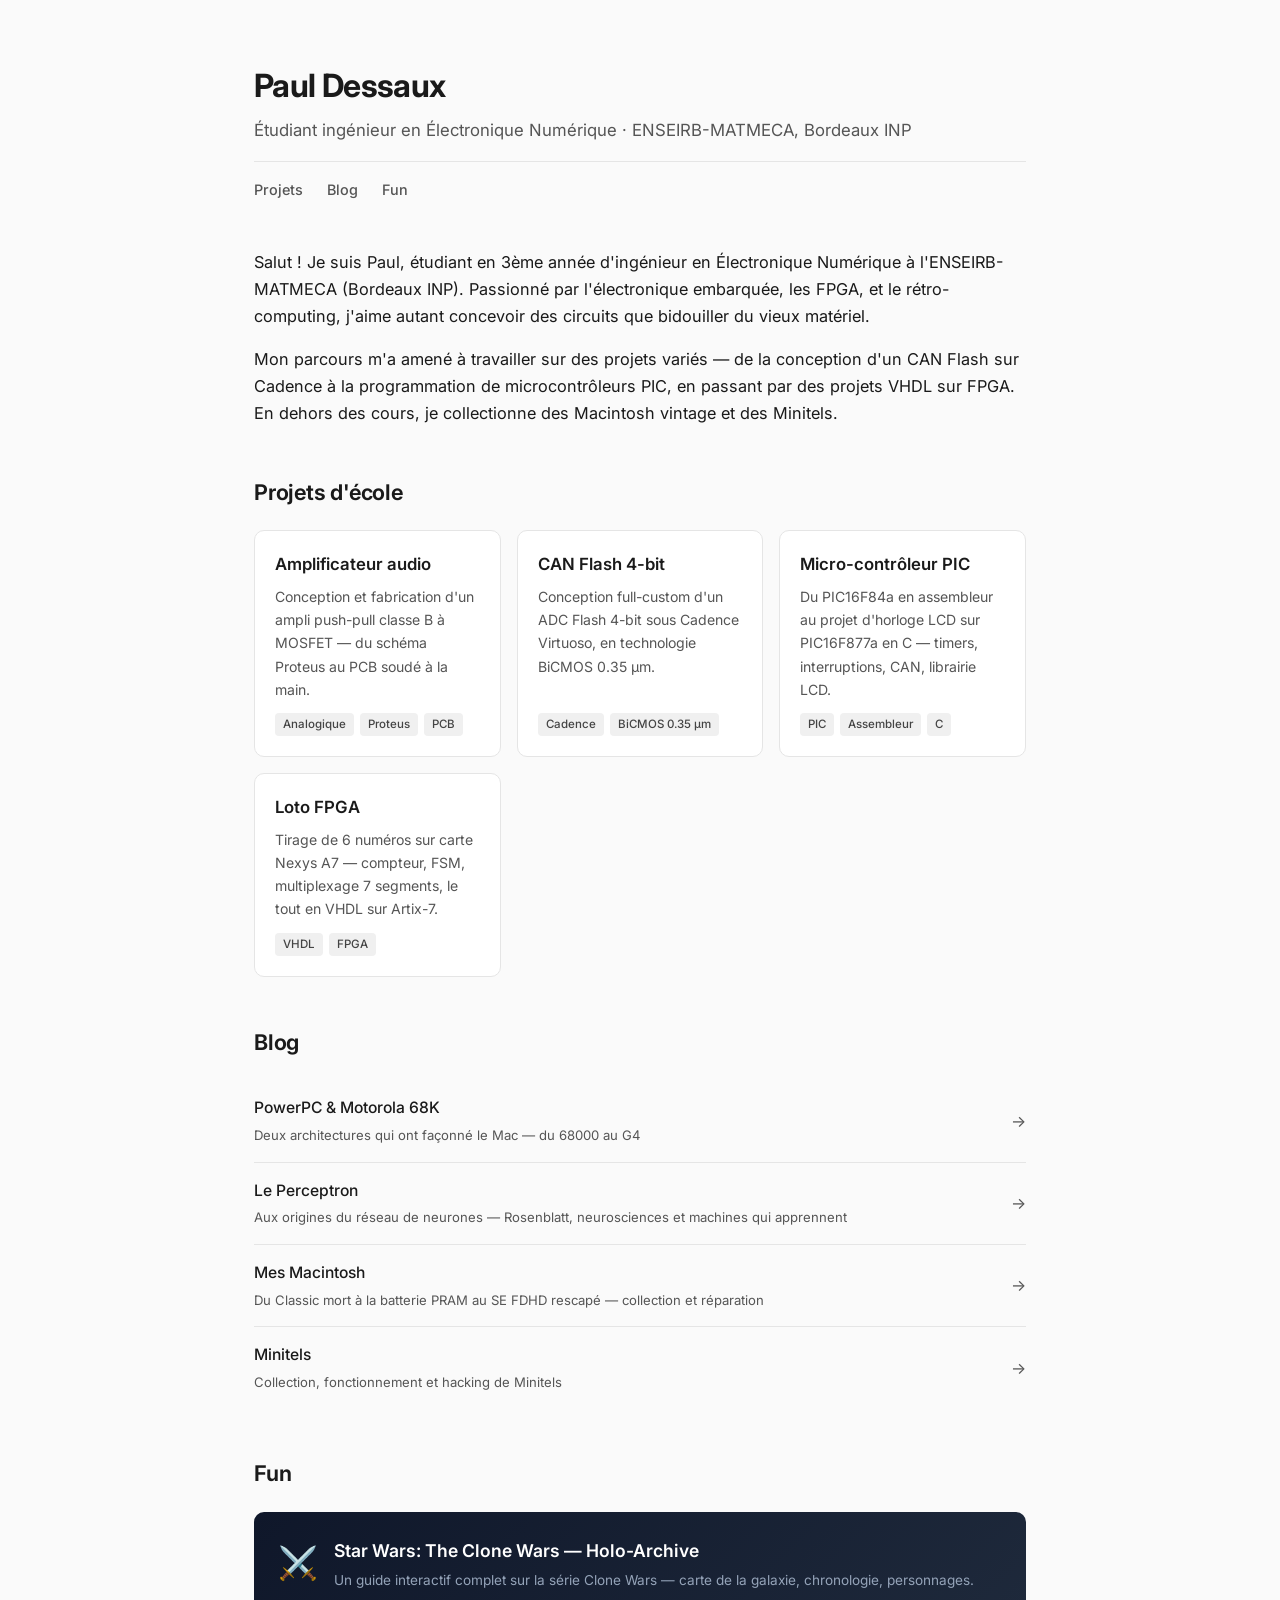
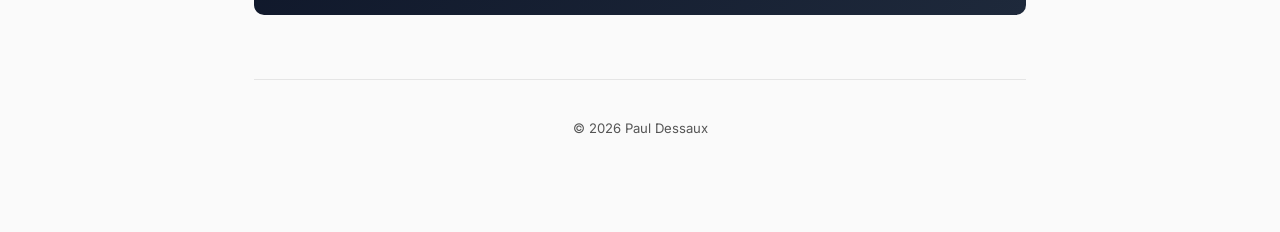
<file: index.html>
<!DOCTYPE html>
<html lang="fr">
<head>
  <meta charset="UTF-8">
  <title>Paul Dessaux</title>
  <meta name="viewport" content="width=device-width, initial-scale=1">
  <link rel="preconnect" href="https://fonts.googleapis.com">
  <link href="https://fonts.googleapis.com/css2?family=Inter:wght@400;500;600;700&display=swap" rel="stylesheet">
  <style>
/* ── Reset ── */
*, *::before, *::after { box-sizing: border-box; }

:root {
  --bg: #fafafa;
  --text: #1a1a1a;
  --text-secondary: #555;
  --accent: #2563eb;
  --accent-hover: #1d4ed8;
  --border: #e5e5e5;
  --card-bg: #ffffff;
  --card-shadow: 0 1px 3px rgba(0,0,0,.06), 0 1px 2px rgba(0,0,0,.04);
  --card-shadow-hover: 0 4px 12px rgba(0,0,0,.08);
  --tag-bg: #f0f0f0;
  --tag-text: #444;
  --radius: 10px;
}

body {
  margin: 0;
  padding: 0;
  font-family: 'Inter', -apple-system, BlinkMacSystemFont, "Segoe UI", Roboto, Helvetica, Arial, sans-serif;
  line-height: 1.65;
  background-color: var(--bg);
  color: var(--text);
  -webkit-font-smoothing: antialiased;
}

/* ── Layout ── */
.page {
  max-width: 820px;
  margin: 0 auto;
  padding: 60px 24px 80px;
}

/* ── Header ── */
header {
  margin-bottom: 40px;
}

h1 {
  font-size: 2rem;
  font-weight: 700;
  margin: 0 0 4px;
  letter-spacing: -0.02em;
}

header .subtitle {
  color: var(--text-secondary);
  font-size: 1.05rem;
  margin: 0 0 16px;
}

hr {
  border: none;
  border-top: 1px solid var(--border);
  margin: 16px 0 0;
}

/* ── Nav ── */
nav {
  display: flex;
  gap: 24px;
  margin-top: 16px;
  flex-wrap: wrap;
}

nav a {
  color: var(--text-secondary);
  text-decoration: none;
  font-size: 0.9rem;
  font-weight: 500;
  transition: color 0.15s;
  position: relative;
}

nav a:hover {
  color: var(--accent);
}

nav a::after {
  content: '';
  position: absolute;
  bottom: -2px;
  left: 0;
  width: 0;
  height: 1.5px;
  background: var(--accent);
  transition: width 0.2s ease;
}

nav a:hover::after {
  width: 100%;
}

/* ── Sections ── */
section {
  margin-top: 48px;
}

h2 {
  font-size: 1.35rem;
  font-weight: 650;
  margin: 0 0 20px;
  letter-spacing: -0.01em;
}

h2 .section-icon {
  margin-right: 8px;
}

/* ── Intro / Bio ── */
.intro p {
  margin: 0 0 16px;
  color: var(--text);
  font-size: 1.02rem;
}

.intro .bio-links {
  display: flex;
  gap: 16px;
  margin-top: 12px;
  flex-wrap: wrap;
}

.intro .bio-links a {
  color: var(--accent);
  text-decoration: none;
  font-weight: 500;
  font-size: 0.92rem;
  display: inline-flex;
  align-items: center;
  gap: 4px;
  transition: color 0.15s;
}

.intro .bio-links a:hover {
  color: var(--accent-hover);
  text-decoration: underline;
}

/* ── Cards grid ── */
.card-grid {
  display: grid;
  grid-template-columns: repeat(auto-fill, minmax(240px, 1fr));
  gap: 16px;
}

.card {
  background: var(--card-bg);
  border: 1px solid var(--border);
  border-radius: var(--radius);
  padding: 20px;
  text-decoration: none;
  color: var(--text);
  transition: box-shadow 0.2s, transform 0.15s;
  display: flex;
  flex-direction: column;
}

.card:hover {
  box-shadow: var(--card-shadow-hover);
  transform: translateY(-2px);
}

.card h3 {
  font-size: 1.05rem;
  font-weight: 600;
  margin: 0 0 6px;
}

.card p {
  font-size: 0.88rem;
  color: var(--text-secondary);
  margin: 0 0 12px;
  flex: 1;
}

.card .tags {
  display: flex;
  gap: 6px;
  flex-wrap: wrap;
}

.card .tag {
  font-size: 0.72rem;
  background: var(--tag-bg);
  color: var(--tag-text);
  padding: 2px 8px;
  border-radius: 4px;
  font-weight: 500;
}

/* ── Simple list (posts) ── */
.post-list {
  list-style: none;
  margin: 0;
  padding: 0;
}

.post-list li {
  border-bottom: 1px solid var(--border);
}

.post-list li:last-child {
  border-bottom: none;
}

.post-list a {
  display: flex;
  justify-content: space-between;
  align-items: center;
  padding: 14px 0;
  color: var(--text);
  text-decoration: none;
  transition: color 0.15s;
}

.post-list a:hover {
  color: var(--accent);
}

.post-list .post-title {
  font-weight: 500;
  font-size: 0.98rem;
}

.post-list .post-desc {
  font-size: 0.82rem;
  color: var(--text-secondary);
}

.post-list .arrow {
  color: var(--text-secondary);
  transition: transform 0.15s, color 0.15s;
  flex-shrink: 0;
  margin-left: 12px;
}

.post-list a:hover .arrow {
  transform: translateX(3px);
  color: var(--accent);
}

/* ── Fun project banner ── */
.fun-banner {
  background: linear-gradient(135deg, #0f172a 0%, #1e293b 100%);
  border-radius: var(--radius);
  padding: 24px;
  color: #fff;
  text-decoration: none;
  display: flex;
  align-items: center;
  gap: 16px;
  transition: transform 0.15s, box-shadow 0.2s;
  margin-top: 16px;
}

.fun-banner:hover {
  transform: translateY(-2px);
  box-shadow: 0 8px 24px rgba(0,0,0,.2);
}

.fun-banner .banner-icon {
  font-size: 2rem;
  flex-shrink: 0;
}

.fun-banner h3 {
  font-size: 1.1rem;
  margin: 0 0 4px;
  font-weight: 600;
}

.fun-banner p {
  font-size: 0.85rem;
  color: #94a3b8;
  margin: 0;
}

/* ── Links ── */
a {
  color: var(--accent);
  text-decoration: underline;
  text-decoration-color: transparent;
  transition: text-decoration-color 0.15s;
}

a:hover {
  text-decoration-color: var(--accent);
}

/* ── Footer ── */
footer {
  margin-top: 64px;
  padding-top: 24px;
  border-top: 1px solid var(--border);
  color: var(--text-secondary);
  font-size: 0.82rem;
  text-align: center;
}

/* ── Responsive ── */
@media (max-width: 600px) {
  .page {
    padding: 32px 16px 60px;
  }
  h1 { font-size: 1.6rem; }
  h2 { font-size: 1.2rem; }
  .card-grid {
    grid-template-columns: 1fr;
  }
  nav { gap: 16px; }
}

/* ── Sub-page styles ── */
.subpage .back {
  display: inline-flex;
  align-items: center;
  gap: 6px;
  color: var(--text-secondary);
  text-decoration: none;
  font-size: 0.9rem;
  font-weight: 500;
  margin-bottom: 24px;
  transition: color 0.15s;
}

.subpage .back:hover {
  color: var(--accent);
}

.subpage h1 {
  font-size: 1.8rem;
  margin-bottom: 8px;
}

.subpage .meta {
  color: var(--text-secondary);
  font-size: 0.88rem;
  margin-bottom: 32px;
  display: flex;
  gap: 16px;
  flex-wrap: wrap;
}

.subpage .meta .tag {
  font-size: 0.75rem;
  background: var(--tag-bg);
  color: var(--tag-text);
  padding: 3px 10px;
  border-radius: 4px;
  font-weight: 500;
}

.subpage .content {
  font-size: 1.02rem;
  line-height: 1.75;
}

.subpage .content h2 {
  font-size: 1.25rem;
  margin-top: 40px;
  margin-bottom: 12px;
}

.subpage .content h3 {
  font-size: 1.1rem;
  margin-top: 28px;
  margin-bottom: 8px;
}

.subpage .content p {
  margin: 0 0 16px;
}

.subpage .content ul {
  margin: 0 0 16px 20px;
  padding: 0;
}

.subpage .content li {
  margin-bottom: 6px;
}

.subpage .content code {
  background: var(--tag-bg);
  padding: 2px 6px;
  border-radius: 4px;
  font-size: 0.9em;
  font-family: 'SF Mono', 'Fira Code', 'Consolas', monospace;
}

.subpage .content pre {
  background: #1e1e1e;
  color: #d4d4d4;
  padding: 16px 20px;
  border-radius: var(--radius);
  overflow-x: auto;
  font-size: 0.85rem;
  line-height: 1.5;
  margin: 0 0 20px;
}

.subpage .content pre code {
  background: none;
  padding: 0;
  color: inherit;
}

.subpage .content .info-box {
  background: #eff6ff;
  border-left: 3px solid var(--accent);
  padding: 14px 18px;
  border-radius: 0 var(--radius) var(--radius) 0;
  margin: 0 0 20px;
  font-size: 0.92rem;
  color: #1e40af;
}

.subpage .content .placeholder-img {
  background: var(--tag-bg);
  border: 1px dashed var(--border);
  border-radius: var(--radius);
  padding: 40px;
  text-align: center;
  color: var(--text-secondary);
  font-size: 0.88rem;
  margin: 0 0 20px;
}
</style>
</head>
<body>
  <div class="page">

    <header>
      <h1>Paul Dessaux</h1>
      <p class="subtitle">Étudiant ingénieur en Électronique Numérique · ENSEIRB-MATMECA, Bordeaux INP</p>
      <hr>
      <nav>
        <a href="#projets">Projets</a>
        <a href="#posts">Blog</a>
        <a href="#fun">Fun</a>
      </nav>
    </header>

    <section class="intro">
      <p>
        Salut ! Je suis Paul, étudiant en 3ème année d'ingénieur en Électronique Numérique à l'ENSEIRB-MATMECA (Bordeaux INP). Passionné par l'électronique embarquée, les FPGA, et le rétro-computing, j'aime autant concevoir des circuits que bidouiller du vieux matériel.
      </p>
      <p>
        Mon parcours m'a amené à travailler sur des projets variés — de la conception d'un CAN Flash sur Cadence à la programmation de microcontrôleurs PIC, en passant par des projets VHDL sur FPGA. En dehors des cours, je collectionne des Macintosh vintage et des Minitels.
      </p>
    </section>

    <section id="projets">
      <h2>Projets d'école</h2>
      <div class="card-grid">
        <a href="projet-alarm-ampli.html" class="card">
          <h3>Amplificateur audio</h3>
          <p>Conception et fabrication d'un ampli push-pull classe B à MOSFET — du schéma Proteus au PCB soudé à la main.</p>
          <div class="tags">
            <span class="tag">Analogique</span>
            <span class="tag">Proteus</span>
            <span class="tag">PCB</span>
          </div>
        </a>

        <a href="projet-cadence-can.html" class="card">
          <h3>CAN Flash 4-bit</h3>
          <p>Conception full-custom d'un ADC Flash 4-bit sous Cadence Virtuoso, en technologie BiCMOS 0.35 µm.</p>
          <div class="tags">
            <span class="tag">Cadence</span>
            <span class="tag">BiCMOS 0.35 µm</span>
          </div>
        </a>

        <a href="projet-pic.html" class="card">
          <h3>Micro-contrôleur PIC</h3>
          <p>Du PIC16F84a en assembleur au projet d'horloge LCD sur PIC16F877a en C — timers, interruptions, CAN, librairie LCD.</p>
          <div class="tags">
            <span class="tag">PIC</span>
            <span class="tag">Assembleur</span>
            <span class="tag">C</span>
          </div>
        </a>

        <a href="projet-loto-fpga.html" class="card">
          <h3>Loto FPGA</h3>
          <p>Tirage de 6 numéros sur carte Nexys A7 — compteur, FSM, multiplexage 7 segments, le tout en VHDL sur Artix-7.</p>
          <div class="tags">
            <span class="tag">VHDL</span>
            <span class="tag">FPGA</span>
          </div>
        </a>
      </div>
    </section>

    <section id="posts">
      <h2>Blog</h2>
      <ul class="post-list">
        <li>
          <a href="post-powerpc-68k.html">
            <div>
              <span class="post-title">PowerPC & Motorola 68K</span><br>
              <span class="post-desc">Deux architectures qui ont façonné le Mac — du 68000 au G4</span>
            </div>
            <span class="arrow">→</span>
          </a>
        </li>
        <li>
          <a href="post-perceptron.html">
            <div>
              <span class="post-title">Le Perceptron</span><br>
              <span class="post-desc">Aux origines du réseau de neurones — Rosenblatt, neurosciences et machines qui apprennent</span>
            </div>
            <span class="arrow">→</span>
          </a>
        </li>
        <li>
          <a href="post-macintosh.html">
            <div>
              <span class="post-title">Mes Macintosh</span><br>
              <span class="post-desc">Du Classic mort à la batterie PRAM au SE FDHD rescapé — collection et réparation</span>
            </div>
            <span class="arrow">→</span>
          </a>
        </li>
        <li>
          <a href="post-minitels.html">
            <div>
              <span class="post-title">Minitels</span><br>
              <span class="post-desc">Collection, fonctionnement et hacking de Minitels</span>
            </div>
            <span class="arrow">→</span>
          </a>
        </li>
      </ul>
    </section>

    <section id="fun">
      <h2>Fun</h2>
      <a href="clone-wars.html" class="fun-banner">
        <span class="banner-icon">⚔️</span>
        <div>
          <h3>Star Wars: The Clone Wars — Holo-Archive</h3>
          <p>Un guide interactif complet sur la série Clone Wars — carte de la galaxie, chronologie, personnages.</p>
        </div>
      </a>
    </section>

    <footer>
      <p>© 2026 Paul Dessaux</p>
    </footer>
  </div>
</body>
</html>
</file>
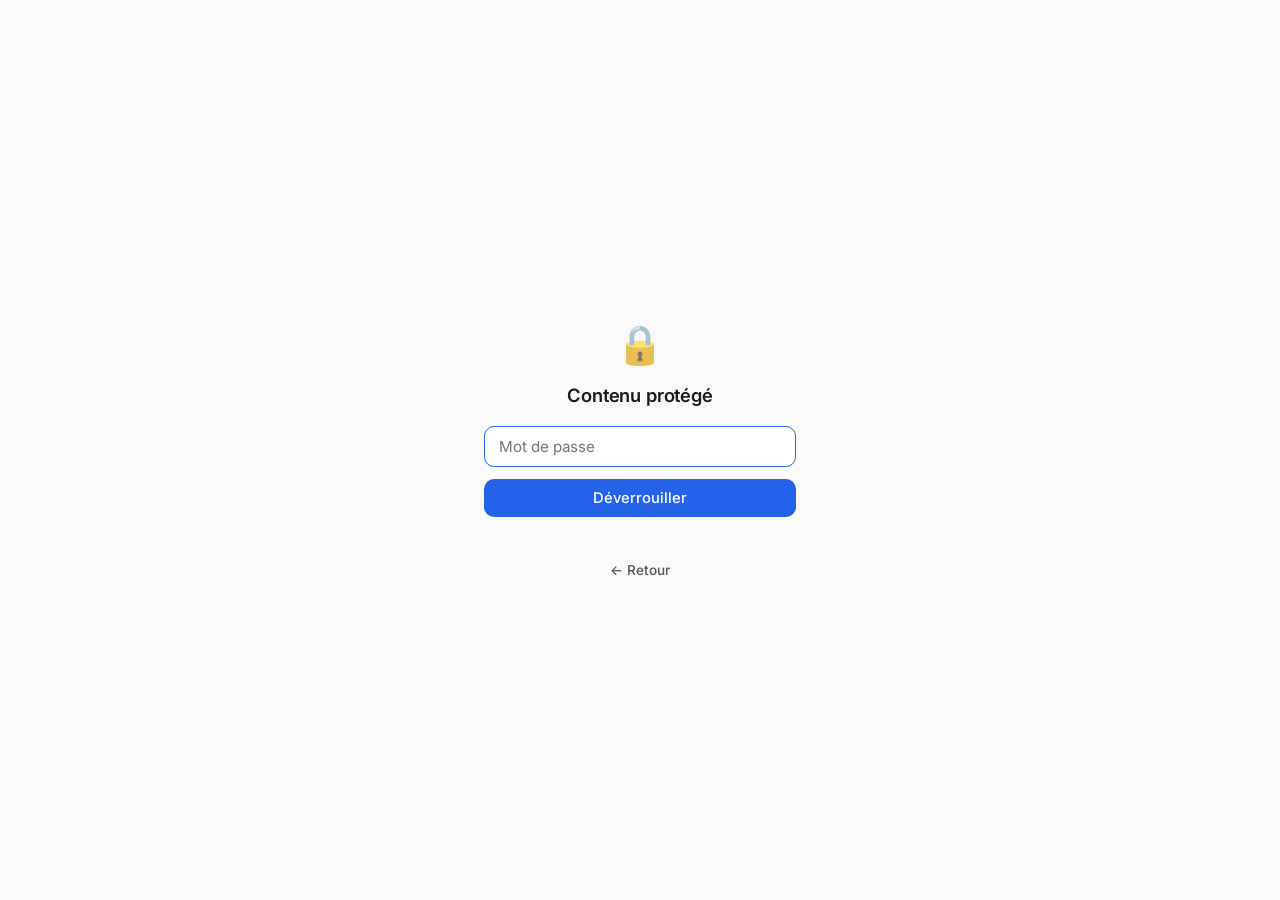
<file: clone-wars.html>
<!DOCTYPE html>
<html lang="fr">
<head>
  <meta charset="UTF-8">
  <title>Accès protégé — Paul Dessaux</title>
  <meta name="viewport" content="width=device-width, initial-scale=1">
  <link href="https://fonts.googleapis.com/css2?family=Inter:wght@400;500;600;700&display=swap" rel="stylesheet">
  <style>
    *, *::before, *::after { box-sizing: border-box; }
    :root {
      --bg: #fafafa; --text: #1a1a1a; --text-secondary: #555;
      --accent: #2563eb; --accent-hover: #1d4ed8;
      --border: #e5e5e5; --radius: 10px;
    }
    body {
      margin: 0; padding: 0;
      font-family: 'Inter', -apple-system, BlinkMacSystemFont, "Segoe UI", Roboto, Helvetica, Arial, sans-serif;
      background: var(--bg); color: var(--text);
      display: flex; align-items: center; justify-content: center;
      min-height: 100vh;
      -webkit-font-smoothing: antialiased;
    }
    .lock-box {
      text-align: center; max-width: 360px; padding: 24px;
    }
    .lock-icon {
      font-size: 2.4rem; margin-bottom: 16px; opacity: 0.7;
    }
    .lock-box h1 {
      font-size: 1.15rem; font-weight: 600; margin: 0 0 20px;
      letter-spacing: -0.01em;
    }
    .lock-box input {
      width: 100%; padding: 10px 14px;
      border: 1px solid var(--border); border-radius: var(--radius);
      font-family: inherit; font-size: 0.95rem;
      outline: none; transition: border-color 0.15s;
      background: #fff;
    }
    .lock-box input:focus {
      border-color: var(--accent);
    }
    .lock-box button {
      margin-top: 12px; width: 100%; padding: 10px 0;
      background: var(--accent); color: #fff; border: none;
      border-radius: var(--radius); font-family: inherit;
      font-size: 0.92rem; font-weight: 500; cursor: pointer;
      transition: background 0.15s;
    }
    .lock-box button:hover {
      background: var(--accent-hover);
    }
    .error-msg {
      color: #dc2626; font-size: 0.82rem; margin-top: 10px;
      min-height: 1.2em;
    }
    .back-link {
      display: inline-block; margin-top: 20px;
      color: var(--text-secondary); text-decoration: none;
      font-size: 0.85rem; font-weight: 500;
      transition: color 0.15s;
    }
    .back-link:hover { color: var(--accent); }
  </style>
</head>
<body>
  <div class="lock-box">
    <div class="lock-icon">🔒</div>
    <h1>Contenu protégé</h1>
    <form id="unlock-form" autocomplete="off">
      <input type="password" id="pwd" placeholder="Mot de passe" autofocus>
      <button type="submit">Déverrouiller</button>
    </form>
    <div class="error-msg" id="err"></div>
    <a href="index.html" class="back-link">← Retour</a>
  </div>

  <script>
    const SALT = "RS7yB/DDcqYH1Hvhm7brrQ==";
    const IV = "vZANbcenUlKMuyCZ";
    const CT = "tUf23U/FQ6vHWhA4tgfYjEDFQ5VnudWNwZsiBEOaNIY2IHPE/KOoZsb6ofFkd3mXUONO4YU7m/GPsbQ+MjOg9rZTMGggzlWHq1Veh4yqnjSbMLxR+9UtHo5x8U8n2b34hIR2LJEj6iz8iPYNEIdfByDN35XEhUrEo6/ugeVdEmshnsQl9vF5FSrdwI1h1uTLr416V5IYqdU9RzZTprKjwYDd3FjFAH2Qsw/ePP2uJSjkqrKlNn9xwGod/a8+Y8FBIAY1kCuN6F0PBQijZWk8qpZxfa9GgMosgs98JW+2dw2DfTP/XGfB5F7g9+7Qt6l/cm6dKo4yXCmWoYAxcuSRESeA20UNK/z9+vc2L9D+ONmsyTAxGzKmExYCVATvspfKUUcKkGTWWLZQq6OitgDiP21lrZ0ZbM19YUHDzjW9MNdZhwEBBYnu2YiUs5jiwTItNOVC4QYsEjN9fXgpcOhnsESR1B3j9Rar5CWUJRk+HREGD/XxAAa7rsAMdCQVMpfWqcYn2Dz/aHN+okYj7K8jtTewdMds9i1s9BAri/QkB686EYKNUFp9L/m7OIkBMy3k3xyXGMvu8wAYxnczF/6r+xpiBohQZe42Mkh/XWPCSCtPQa90q6276MPFi4y8sRcMMedHwGz/8qbr1NDnpCYKLKOExrsjr1JrWunLCgPLXzLez6iM13KF8Pj5BdRerSsehJiZz4wHBc/UAnlTMrnbSxs1Cr4ELhglq5wDtfS7JyD0fEkXQAGfK056XhuE51YIpyHGjjBCpGaCTso0f3kXnx4Ic1QQYjzt/s3qKx7vHPRIAKWvwSKds2DfJB3nOcATcvc0ifvbUxntu+nMjXTkXGWGefrJmZMF5/iXLmxP0ACc2s3/l2qtSy9PZpPJwgyYDr37v2RbnrlruK2oGcxVJvISIv6ELbAGzOtb1i5x1ZrtYX2k4DzN4ZpYn4eB2+zSoXUnk1oqDhO39kuSsWZ/ekmCuf0SM8o62j5S+Y22AUYdUWv66i4D+ucuPu9YOX9sdgTKRr/B4yohknBSyCUq05hy6HN++ziyUfJO2mytHYtnpKqSpatuPMKFuuFZ7TTpI2eTh3RqRwAQVlT/IZaENVD0KbCgL6qsfIH7HMctdYh/v9PiaMdvOzlC+xPxUPWBFIxPsvirsn6UM60VSz2GoN36Z61G3/gV7wMFLfURoMGFQUtZOTmkgOlFBjrHHIhNZW656PZrNoU5LMCuAuBZ+7D3SGKd13JIp3B1ReF7awqzkF7ZTcpXB4ez9en3kjgWX0mROWeCYkYX7Os6I9JcWR3irNGOSur32qD5K3ies44xXL4KcXA9GDHPdvKyNqonFUfJHTPvK439Hi/OV7o38PP97iQEeSewZdoHVDHx4lWn9DuMzzV+hTpCdhButCoEPB9RZHMbA+dqjS8AU+QhrsUJVKxfGMLE+ahZGBahZumkgIAH3UmPc7V6PWbkwPgwBDHKoQDKtOGFtXcAPnGADY3t1cWtC8CSyf6mZ7Q9xSXx2lI22YFqCINRMWbgyGCbBN1H+5TbJUQV8kO3/H7m8iLhUlVKDf25ZJaiNM3eZDx82SY/BdBH0XYt/jR199JQpjiSyLRwfA4KXKwkDleP+q+aZeF6UBl4Af70yGIkqEQrJ8LSIofvftBtUd6RJ9q32AuOLqK3uzQM4XlalpkgHi6RlffMpOphSjvPMi0AF8nMfrOKCfOR6g1MMkA1Qq93OUSPxiOwTHcOO8R/jjA6yT70XHPWHUSFTdZwyDgoaMsXyv5hVGf8NEbFsKJ3JSp4Nvs6lXhG1obJONt9T5xVEKU83BSf8/a0t9vmTHVqR3BrCX1l/kZciFplSdpCFycllO+fKQeT7vwSLUrdw8vAQbb742qh0/1oQqcp6RCfkYehxx8STMvVzmnZB/grPxsW8C5/iBzW5bo5jT5eeKxdSUT8qwb5GQulSbTSH9fK2s4nmMSm3BpKz+rcZFWOZwwaB2WWyAVs7MEC/nEhHG04nj3tiS9Di8Ng5kCiVkDm9UZaoXsH63bnDjuN2N/[base64]/Bcz6Bcjoq9yWReAROZW2dxu8TGEd0F9kMtO8vfdZvgCnQI1gglIjyY4eezGvtRXQOPwadSlULb7+QZFh9ojR/3WAP9aQWUH9sGMh9a3JUw6WnSM70qsH3F/8SxI/FOUVYyk1dWx2z1nT5CAXNnX8yJWFlBlYYh/WS5zAUl4cRwcAx8cbghrpzTX/i2AQcm7VPQwzmaEsN5xJe/cfWegLOJL75ewk66GO1++gI9/JE5Hn5Q+g7meLuymmI+WtMHjkOFu3m1AV5KmT8Zzzc7GlH+XLfTjdWqQFY7wnAAjsgAuDvwkt+GyMEVkGPuiJNWjQRwwCNMy3e4TNMx7WbSUCusbNUR3dL936kxYfZXZ06BarDIyNoT/JbYutaC6bu0BoJwUalChZIL0DAJBitStAqrktiVKngn5eg/na1Af2ERtkffSqmfgO5s/SLb9Xu7reKaK4/uG7vFSNjMegOrg6KEyDx3IDeHF9xfB4xcV9/aOPcTuT78jY7+RF6yOP2pdL55nZR/[base64]/byhdlpYS4aPFJQSN65eycSIN/nbYzC5uNgEsTYFx4b1TGiCrY+c8cpPR/uQhlVR43TO7WaspZszC1O/hHstDBfDOFKIEefnOnE0wWmzZzIV/[base64]/OY4DT5zi+A03O4LhShG272F0Bz8Lo9US6dh4EeF/aYlxiXTW/sWVxoTL5JaSxQiBYPZNMU7mvDYrsRoBB4ruxoCC66LgXM/R1Po9/PB4zpPAHkxKiJdTqM3yeX+AazI16NovWtR5jldPGXfCsNs+usM0fd+j1gS6XqXvIXypPaVANGvNHDBeP8eC1Qm4Mzwz2NdbVN4TzFWkwFVTew9N6MDefL22umfL9s5Vu/Qge7LgE/ohhaYqjme5DsGq5norzHYPHOP/ZZNQzd4H9OsjsBOis3+HxroV329XXjJg/H+FHtKK03zhwLX7eAdDxsAfr8w/0HNkInXJIGg/9K6X9iUVNEt1qSJ8JRvyhGuGyB8MYrVa0im995Zk5zlwZwmg6xhqUpssTRYaUzYTBDXSF1ep0kjqiRDlEIpVdLE3GNn7dxsa2f7RwqVNfs1/wmMdqavyCqvsCNlpuRoQqmDul1neKLC1pNfCPRNQL1Z9SSGQHuHrUIasvpE562/mWDlEk8gRJAy0UBpvn5N/J1fJxhJseuTArMM3qx96tMzf5GvEK+N9OtALwHUn6UT3EdadHYVSgye+knfsP0MDC1H3A9Sv9I3gWGuZqI0+gp5722ojiQZcwa2OXumOjjLnEc/9HeOCWQR58ilIWJiwiD2uwC4QLceUdU8WrB+V2wxPcV+3m4eM2t9ANnnXqzqjjqYR2eSxFiJLnUPCDlxhSWCfxwNtXE3LC4KCKuJdgwNcQn19d0+Z8+LUcsPVn/ghFWjU225LQ/XU78s14J6RL16IAmLZm15CZttJwpa6Ojgerr2d4Oz+5NFQf8eDgfakcjzzZ83QUG8LM3UM4rG9fR3aB29VhAZpON6MIfElZVUM4CsNdWI37y2/U/[base64]/[base64]/bvJanRtXAfCChPU6jLc1sDa71Hau6/ly2AKxtj9pDvgg0GGRZ2y1/KaA9tuTF7rasQwVUFEXs8TZdMiXUbU/Ljh87vwUxG9At0fYOgqr4b4UIaUoy0afVcnf6/7fZRkGKDB6faBV0vSzpkw1Gl8RB3zrLGJodlJ+H684wTwWHUT7Ym36wWAVgS6Wwxt7SkJ5EyE3Prf6YAI1LZ+/[base64]/CwBZRW6f5xj1xZ/[base64]/D3e/ehhyowmd0yeARO/r9IKwuN5lun8cF9DfWn5HjeacHJ+mcPjEieLULXgsGbqjjJOTcuJAao2As2T5iWZpjHgq+3NCbQ4pgKbtlSM1Iiipenp/g9+/LTaMt5TsLaB2Q1yaF3wYN8iesCIiOD/9PpjbHIqGYBTEvEe3/7SIkPFkeVtZRa80sL7np3I2hKlk1qaed+Q7HyGR1DoAzG+FzxC/[base64]/[base64]/On2vL5lXvmC8DnpYlygrj1vE4CmpCjVDtRtT/07+D554HogJ0g1O9daoO5ycHkOMfRykKD3+I9EQK1pYe2B21BoUVWD6X5IfOnWJAelYdJouXh9BvI2W8VuIP+xGyGKsjh31xbP3/WP6wbJN9FuWa8yWMubM9b0x2APo/VjOWrExM7RZgkGD59ErHJFIr35xPJm2Z2j/homOXa+L2AvfpZ7zYulXzBfEq4a17196r+R0cHcnvkUJgBd2p58iygoEIMLpG2WhbmvftqJsRZ9T//dydt2BXovupK353AiMNALGtG7+08pEpSFUlIufrwgLqM4ee+o9PhVLd0ixBl4ds0x5oRl3fGkXUJCXGZwc9nhf2bIX43DhXHOvwqMaz3ZcFMALBPPqqKnNU8d9uhLoL3QhKGOLyWOVJJBsldVjql40AMtKenzLTWJfW8ci2KibIrV1x31bBOjqPlN6SA48u/5qlYZnhvoxGaD0QPvCqkgfsUBZ5U9jpVy/6PsmvB9Y6UOKA6Y5MpNEW/ki30sprvIC1niV/rt79bZ8hqE6Tfit+DARPo9LmcGkDM1LrEgZUjqSmqFH14LdQAs/YvxBMmLjPplDRHrQHl8vpRJVWoF/SMeHyLANXalF6JxPEHmY8PIH8OVCq6DWcp/jWltTHR+9m0JfXSSiL2+JIf8w9AzEe+/0eJBw3/[base64]/Kty/DT35HwkrTUkb0k3dX75IOFB3/oXsEKKD+R4rAUG+J9FQZ3d4VBZ5vOwpRco9B/MjbwNKlWjNrsvDZOvZytgqALMLc1aiR0zj5JrpvrzHRzQp6dKMf77TJjldwjHHvqr2dTmyHhkHpJvs/EwjBsUd4WrHab/BV5qw+sP8GtBDB/[base64]/+003NYZmEwkayAU7zWdBPWbWQ3X2eaXE6rET3Bbb6tn3D6HilGnNOIivc4E1M8IfXXt7gwVA2+3il8p32HvJxKVAzY7scoB0reqbYFJ2DoGd647o2re+v9dA8dEUC6fY2lrsKUrEdHwq+zKyAYGP7t7nCJGWRNw2D5iqy9M8oPrblrtW2jCCiwV+LAuc/qMfgea1CrTOU/Vut0h+jPAIeO+HOL4FrMbeTnMqKKnvB39bbk56N6w3mhisU1IYTYTNHZVDyIN8ibUqapLucSd43iFB/lg/k5sqT9DHMBzIxsI5ZhWBo23ffVYu0eYhfFDRMh8jDHAeVNs/QIECuVcOE3YYef1qQnqIvR7LPTRj8vLaefMqFC6CWN9GmP9p1lo/cIeOTlTpYhSalUwKN2aiX1d1A4SJyB1vJCk4goK8nytz5YxSPRMmIqBHafBz0RLYJr2QWW9ApilBpuMC0cGdS7mc//AoiTrDuV4dITJxXk+hOGSBzj4YTKrF66c2Yn2w55Dcn3bT5YH2nJAP/EvACa/s76NcMv6s9Ny6WQcpWQtKQItYUa+weSsTlR88QL0fAViCaENsl9Hulsbxe4aoICRokYaGsvDp49vdDMSEM1vqARLT986CSgD0Q/8gJo6TKSubnUdIfcu+zrUAK9O9/gZN0NSeWPA0TvMKVpqxZpUB+44CugVtfKI+IRtGbaEabTxCYXmgxlCpvq6cdTy3ukQKuI+gJy3TfiSk5r7MjEnvNsiltzwaOBg6RPNoknZ6YdKo5nZDWza6NQ0JEU2XYRoYPdIjTrFDF+kP16MuDR3gzgaFuswGpR4QJQnDsTgrh1LDLHLAzxD/JD05D4TTF6+EI/nHZceY53VRDIqxBmBiATh7rmTOFNj34IWTsdz89c3Ctdv0YWGqQAhEQLY7uOGStDQqUKUsZGdUlGOsezro1satADbuZX4b0qrCRM7Hm5dPisTSznrhHA2Y0W/zCl580J7Am71EM4ldVHwpLVbr4gRke2aJzhG2UNjS46yBJmsARNJwPRGqDHqPzu3hleKiAJ/VwVzSnBJjWw0v3VNt1z0QEAVoqpGn3IvhRxSrb2x+EWvNJ2HFHSU4iTUAtPHGnHJnh44nx3awx79MyCVE0sFLhHGLBlHVDPvuYC3MmGz6FedRPatM+A8Nhn1PG94XOBxVRSVLkO2F88vqXqncQbn07Y+5BtctZAxF9D3z+M80LdwZkxOIsn4L5PC/WzreUc9JboG9Ek6bwvfx+PulMJAL7VvtAgqG2lF7j5C1Xnl4a2tMJMAgkz55sLVv9x5W9YvL5Vye/UnAkIbHQ4HCRQAqPr0ltDUS0PtTuGeogIMY9GRVWmg/BVpnzzwNVXHCwJ5jbCaEoEh4uhrLeB8XBrmTT0Q8cwvqq6QPO0OoaYZomKslzjNyhDl9PGpyPby4ehXby1sXWw+6v/YnyYGr/1CWk1ZmMK47UeWJsev4i51zaeIg/XOxuukQu8MycM86kRxpHfnBu9pofPPjorHSZA6+MlDgZhbCGLen7Cy1h1xt5M4H34SxLApNTL7Xq1e4yM7QorkqS3PBCQlBLyQreLK03i/TYO+IJYIGG8o6FQbxRLrBy3ufspWKr1vtTcxp8jMAhZyGiEwyI96BvrycZyUsylcBWUcqgH/t19r0vV6NQY8xm0sEZmIFO8y3JK6jFFivK+UGBHrXXDD50AQ3potuFpn4R4Ytxnimv/cIsBFRnUS8RuCjMWnLWTL6hDJ4qqFsisWd0BCVmeNDynJ3oZDVj4SmostgC5dtjSoXz9Ws7g0EmLFtW0qljx2bRyzQveLwWqUoMqFVTvUbQxd4O/JU6c2MthM/ZpEZloUjPxgGgmTD59MhRslo25pK0tpjxy0/imswAMvK2n7GYav5w6muxY4qGvb8A1WM1cJMl+l9eL2Cz9Jh0OExVAHcTbflUztROXJpfB/p50azGdb9BPrVtkXyri2NlM21kvqiuRu/dWmqiSWRVP5u7SajLNahGbZDMOz1WZzH5GFThcASRvrgiVwmKhM1dMvgac1y822BCNln5douFnbnIcixAiPsZx86gvmN/p9LWBmaSwCL2Rz16njrS9RuVAPjGky9fNEHkpHLdHUJowzfYC/O+9TZnwUCMrz/Ufuv3Ep9gKH9xcuo5CVX/7DcVPj1SiUUnPsQN3UrfKguHIqwPMgyV5HpEwEpEh6Y4e8fA96SbMID7oIYUKFtX56Dj0p2y7rMspz75xIus2h8Wecz13teYQg7HX6MLa++TBf43a9uWQWRkbQWvnXsrDo84cYRj+ys+J/CVCB2rtzWKljoaC/cG2YZ6PEH58qmIsy4VhBCgO3JlfTThGMVR6oJz0azeCLllcnar6ZtitH32kgyLYrkjigy1b+OCuov91/p1hdD7bPNMRuM7m6Q/lIizeqvOcSLDn75UE9yuSczkzCBclxfas+Yay6/gpdGyaPYaPN3VyN+SD2sNfTKfIjDksVtKLWiy1Gak2l/GVB1jFcpqFz7uTyP+369EKMiMAsLZTZnmNTkr8oAfrwHcr8CNWBLylCyMpHj7J3z9F3di+LrhcFLTZiQu7Qilc/u1/Id41jwOBk/ujRHk70w8zEEwnJ+jG/L/SbpVObCXUBUHZfjrJVB4Y7ss9gVX6TsMdEjVPc9z4Jw0anAgbWw6RzFQhWPorK4NAgoC82NEG3qPQd7bWtghOUHnpAD+wZe/QJ8Rxs5DJ0I54gczvqVTTJF2Xi31HyXAT2jgsB802f9jSzTJkRP0PL5I3/89W6vJlhGIsL491KumqZs0WdapS6Bn0e4GpVzauX5bDdHdyBUt7Gw/9OhfOHp6TSxWf5KYzHCvlpssm9Sx3tSWFhWLdk2VPk0guE7PrAkP7g/EWKVNlE+kWrznJgz2wpaCjctceRQy6Dzkz8fprff6QBA4mf2FW3sEG8MDsc0MMT+6HtZUUUKPgzRAmXsXAmxXjMiLtmCau450jPL9PZTVrwP0Z+o96CgJlWOxIqY7PrUexSNWiCBgscEBwSVhC8hR4Gd6r+v0uLGeRW+uvhvyIOoQv/nQsGwpAp7F+11qWfkVDHqcfaV1rLaJ7OPiANlJdA9bapdRkxtFxIpqTHD960QX25B1EA7hTiyDpvA2ySib2xIprVFuGJigmpts9resC7fMmdwsDPyZXJE+9FT3TVcnB2/XdKHDe3YWj79AGCMGa5OnQx7LWmsXP4Bgdlk3tJLmH0g/pqDd5bMsrK1GFypZIyLpsR2+gKgrRAfIMzk2M4FbiCM6rchjBxsFhWXfzsxNiJ0YpsO1sPcubE8xrIi5Y2krz4JYMTTLm5AltNNnGrL3ye4jivdNEXM8opUw6828InFiEaTPnbRg5E4WPynyWgj/J2saxBxZVYcprlbvdX97SgK27Ut/cLIuPRdpWyE4i4p9aui/bUo2AzWiZOH03AJVZbXmmjOQ3fCdR/neDQltBP3WTOl7mFvrgnmgiwyXDoizyfrx+Epko1HvTksaiP1dg35Bt6vKgtadVtMNKXT80PVQp3OYDCHxFhuBVdiZF3cPMDSXlS8h+JfnAwCx9eM4kIe7cjcRJXviPfELh5fU96xamCdB7wAF3baUo+ca/wZyBBRkSpS9+SzIfxZyI37TiaigiZbGURwxoP8iFfaIn4XlVEyjKJIbgrJP8e3m+sPNEwWTiE5muaOE8aXIlt0lWSzB1UsPwM4IyjmWo+0I6ZJ1V8QLuujIp4lfXOYQ0XZtgskvmdy9i8wHsXa2P/mWESL/Vp9JsEQv+k45AxNxcR4jjnxukj6Yw35YAzFkOwTIq3uZh/8IyNm+ABCuYbOZBDhWsA5uDdchoDsIy+dRkLwfrQh6RLCfD/+Tjid183N4d6sMS7qv2DXkpsrqENa1pf+WgRgvd7jeIv3q+TtanG0HW823t7rM2vJXShfZMkaIbZnRmbXZbEjWoNZrMCjNGNYwVO9UQsCYdyB5WwHch2tPrSjAPKY1a+NuMjHhW4tGDQIPCJchzAl0eMiM7ibUA7xj2rqEBV2oaVp4egLgoPGk//dDWLEPszTiEDJCvgqKdsvkkokuUMH8eYDfcGGT1ZAqM+V+pHVvOO/lueAxb3/yhXXv+HSHjn8dVqis96Id0D1ApdLqfXFaCXarE42yKQwhjUa49M57jaN+2rbOgUSDSk51vhfnpJ6zllczLmFdR3qmaWSlcYAmMqdaEA9fzILcGBDzw0khWVwjNXqf7HdjXV/xnQ1xgaGQE9YfQQWcKtmuoG54e7yrnZLInt1wl00Xdh+Fh6SauTvdQXrdcFcM0FAMeh7EECFwOEp7gb7PWVqLwEzfBOWJ4GypY2/BgrKkNAMvwqhC31YicIq4qhCtuL2qmyvtQALFaOagspTu3q2chpkNLpydpx9vKtTtvgvEckemb1FQ4PgIwXSmn5t1Grw6TOt+fzj4ZTcBuvAIX/lkcaX1UkIURZcFqNeH7iXRjxDxItivR+ywfu2C7h3k4xeop+XSynupGgkCt096nR/XxJTQ0+icNJ8l1LIpyyah4wm6jBrqVIpgO1mGX2Oum4Sqyh0feH6SuL3bebbuTJKZyNi+d8TbjBm58oHivhVHUPvop4N7L3Ppw+ozt1L9P1ekazBLAtwynHgvV/NRCEnLz8JPdefnjBr690rtXWzE5JcGpiDrrOE3e5SENnMgKfsMlw6BY+bbeBVy5Q8LetxORQxzC8lONse4/FVFccvQeDF4UI8w8fr+hZpFQkIAvgsWRYuXXR/heR4CbZMrdDjszILkj2rkNs97LyWzoRrMoQ+orH4AtF3x9/lsq0W9tNh4dLxlSwpbUYbpje532IUTpsdY5mboF5xhWFFId+BKrQ7IbspGCf6dUFOYhgHbrjq7Gd4MRv/XFi5eFhxiEvyhnBQHV5qu4ej8klo9q0LhvJ5ytXC59+yf2uj5KrJqN/CT6iW41yinvE8ZVyCFTiskgwsVbVlJB84rfTiXnu+WUagW4i35VEE7gnTv+E5ZYNuQse0hAao316WkCXPIiRVog6LS7RKl57WmGgeuGUklqB9eNKoRkWtjc2KinpzAt7XsLIRz4PA6yjVydYT70Ri/GqCOaUl08V6T/ZwcgB41NLJ+a8UDq411gbGaOAQeA6AvWwSOrv+y1HJW59/DahpPeQixGBZQkOIwW4/TzN4gW3zPdXyGbQEKq3KT8cx72FlKV7s+OtkjOd6s5Vs2monoLW4aMXUuHAmRK2Vw4/Vrb2NgAQwA439z8gTgJxd6zALAXuNuijDoksIIKeU3hQySClP03H/9kZ0Kd9YEOuLjzAGZ7fVkDNqzwzJhdxixCFbol5wlFNBZob9ONmsrFM7ETo3TbacYQghQmNunAkDJwC+6EusnGppjCX/Ri9VNqV/OZGA6jXa9JK69i3tcxmF8pvPmCCLz1/TZCtzK8Ykjce0ZTgsF8t1g7tbFxxs2va51Zqnh8Uyw2q0LM4WQWVpckDGphjIhJiMtwB9GDLpvTReHBox6R5JgnS3eTw+meIaYdyXfEXWX0h5x2rXQClNc+Zs50VlEQDtPtvP2vcGzqjwWBj1u9NCKiseUCAig1oP9/pk6FteVYgrYQ/+Qln/WVE4tJ10nyjrIN3/Qf2NxrnM9TQ5o8a4q4EisBSAOraXt9S9E+ByoHXJ8iWPPVfhHMOca7EOf7b4CE4MgX4gbW4YgQRlOpdkKFPjrykxRuWF+IF5Pzn+ASiT5idO30iq9z0dhVie2BGpFuE2PmnJNX14C+9JeNtquypIErE+HFi7qdpYeD3ZT4oplIB+ZG9pLcQHOpj3lYVFg/M/p+9GAHmNX4mykPkEVGfTyM4zXFu3hoIwJqqaxZ4If5DpfJ5KeEd6oxm/uJsNPBmnbHSXzPFCGKlI4blJpKvGiWyczMvGbllgU7QQL652TePiEffKDhDwOzcfMYDaagbWV3XsygA6Xt/0pNUl1GN/AeuO8mIexfiLQKH83zmVnwn0FWysp7wPhKmoItGJdKkV0M1KkdxS0jyTv/XdbskuzP2Z0qfnjrs2vtxSH5HQR89AhnDH2T2fxJh9WQry7zHc74KA33gSAbhg+4VcLqCktRdIgp7N1eLtSBZMN/zACZOTW/TLzcxnLUA92UQfgqcVO1TFfX1AW2sKyt0dH8miH1YYTrZVDfxvQgTEE/a5Ud/7uuWOgwvx0jKZ4pU3NLU81jSrnRde/haAyZpUhtH5tygkvvvKjH/tb7fmoiuIpWmngJqFA6awxE3ixEJazwZV2+xl2Bo8jBSHlJi5qGS4e9jZ8QVVT4reCnHnhv+oNguiSMN2tvp3WCBuUvxA64Xslc2j236wPw3gwtIsczG/BZC7U4PKEwL4inZE25zYKov+S7yWhoSrv4RKv2C1LRJnBW4A8YvWs08bVKodoGD4Df9WBKiQVpSAQkcFXaS+3Yej9/D7WD+pOvT0GeaHQJlEBgBDy9YWGapJQK7Bicev0rhRmmHDlYXu1rFJms9iHC/s5kA/3ndkvgtVK+GFriuK6dWrqbJ+6xpeQKlLUrkSFZ/Pl4HwIwAXWk16NzEqJo7Tq11GaGCNpQmpTdAaUWCIoRbnQQ9kl0pp1ipdiwFuTXcDZbV5OC0Mm9rcu+iqNIrAMwxVm//RuEWk6qyd7r9Xvm4CtEQ3h7FLiCHShbBGY7FrcqsJ1SuRCgQ8QWwa5OtfIOoZJH/DC8hWQAT6+co7tcYjF4FKOci6RspmAe361wqKT6YzDD+hgbrrS/[base64]/1HqDKq4RHYjy6BuZBzfcTMDOQxG4zf0909h/fX91oU0cnjPoPvu6bojSufvsuTNwFqtH6yhC6c/Fu/QpARqJDNF0LMunN/PGUzChvkxe5vMdBsq3qYTGI/Aa2RjHV4mX+IWOiQbe5Z9WMaE595P0bwZF13SrQApxUXc6iEnUFuECqOyMkxZ+cY/ptQJN8wWH76eSBBK1s+Rmi4ZttZiLET7LeiR5oPNLUqCuKwN9eYlhfnUmVpcVtXMMpW334lIRlBlLnLLygvM71YDnJvprTU4gTMVJppyyHSdx4Lk5+F+AbcO/7m8wkuyD5we+wc5ER7uKCENx1T6M1obzUUGns8eW8GSV1ezd/k6Hu7vcZ/Fw/l+hHPcQGS5D7O4WgjWU3zfwgI4BrI8jCdk2sgTr9b2uFU7Jgz+v6aiQhpEnB33GA+l/fBa33taI84Xi4aKzhsM/MZfOD612NKaaHAFeLq2vnJL0n4wlk9FxR0PX6Io6zTl8E0Iw+4UAqGwe7XcTNXTfaWh/+9DeQLA6xY+aTvhkoM5R9NsYV2hHEBO9aV4/k4LHpt2lY/NE3Dl9QZCAqZEcpCQnU4hOvDVtTO9McwVXPhEZhY6sw5RytYnFF2TzmsJ6A7Z2tlI9ZCo7QH6gGRpQ5YkXIy+5Z0qLEtG7y4VLu0U0PTmXjMhA/ugF6LmzcAcThK43G31YgxTcYSUXzrNq09bANghxJ06jfE8IO7mQjCP9C7RIsvKUWx1uChcKGIHwDtGKvspgAqvtD/u9eBDOIsIpEny0LzqgAw/+BtJilLWsSChAlIEB2Sl+DlBTo5SP+KUp1WjjywAEsUe/UTHYiOypGxpFZEoGPb9Wbfo8rSHMkR0PESztg56N8A82GwZlHiqSvidWoLFJDHvuYI3emwBgiYRzn651uFhl379XZDAkk0oPoTaU4xl9e3gzP1bKUDhtB92QtwYZMn669ByaNxMcf5bRZpxpJIccT9L2vsVQzVeTD1C/v+vUbIOPPwlDYRjBatXDkGaUFQEhOoNgh9sUkhhiPMWoy4YKT8zadV33RMfmzba2ImCYbl3wTOC7jpFBB8Cs2CIfSAwQZXTXctrS9fjJzrM9Z8lSLY03l0/Cuesp0SgFpRMZLqaY/i7geR5ElnXOjbQWds/mVwkeg03L6GLCUdXjFo24tl2a/z0HFI3luYnJ0PEcaZs5OrLN5Np/[base64]/UMj+ws+Vs+1+arSz1C1l41RDpN8sw0LDW7cYUKQGbRscGJsUxyb24AistfZPFwM8Cc8AVHIws0cv/gW5EPvG8vLgHfx80qCZlEdMWzZUkPEkv2Fb+kvRpF1ssbdLfl7kfX7rqg/vt0RTgKL1wQlDnOxVc9dUnd3Q8koX992MB5bYFOyTwkUOIgIkWRX+vosS3tARa3YtFPOwMW5KHE1Lei1+8Ft47M1jTraOtYE61TG/ROgOC/TE0Y8h07xVKOvSdCoRRDaq7L01DOMaj/GSAvNNLvjIX5rpT7UJquiWTYwLl8GsBYAoXMo7VY3c3JIOyGpkrJ80rdjeKYaU7DslN+N4lMtAlOZ5TVPu6D0dWQfmffbiZjJ/CMaVo4qvQcfFYd9hE9lWVg/6EIpTvTiDLQ8ShCSQMjhbli3KkNcMFnoKvzAfnWYWPk/d3nag95B8ILQdCnYZnoVT80OgKgsbFhHk029VnPP1z3TPkTuWpCc26CPp1jIcvAm4ZvYi/l4bDsmJ1WF8TYI74BNGmmBQu/EC37IZkLtvqkIIPOCSH6DuMkvsqS+OMOJavfKSPfK/fK1Aj9+8xKR7U976ARvmtcYyuPP7JPHGok3jOl3OO2GMwVuBfF8dS7ec3Vt/ZMneXMeRKobxSjTuWm1823ZTC1eToUlKvy0lFFbO2snWiEY/g99+7J6up326khgqX4x2cg8DFwsMw/dly2NtkfUInZo7JPuj2sIw8fIirwkvHq14+Rc9Jh4RM5ExD03dlVuhusiGGq1DpyDAW2HOCyXfY0NGbkFZa+yYht6UBadPEkZj6a2RSaXI82VzOAcJoxsAEo4LQchUXbySC4obINC6/0v0+2v3OMOVa3VnESULb/suGBIGOKLnoSKTHIqtjWV7mc/my+irnS+TmlN1VbJwpD0oYeyOsm/EP9eadpUX82z7rKteiEai4m0FA4KVgWrp0wCCGU1js+jxM72fEFqiE1Jq5E0gcaSB/DuKQT6HPB5RMhN05P9vi9o99+WsL+vfZFo0x7AzraJxAwDfQ6COXlGQqK+hRIe5atieriVvGSc3FmNCO7jMQ4+S2FIJlX9MGGdOelay3Ee5du4SP8do/9i33huEfwVWARKo1VTFi39gCeQYXdn2bkKArSwfWVDq/To4VNVJzzSin1+XAViPgOCdMibODwvv0UrHGFHwjyDmZXh0iPHcEdNlRyYw3tvZwcoN8wIffX0eku5k7hjNeMfSx9sjZwp3sulf+5ckU3qgjxnPhpTSxCNPJJSZ+drbpKvKoir0HpguOiAs0pHWSUVf1gtzpZX7OombPQRmoJPbssGGaG/hyzAVez/Mdu3l6O0sBlsNAddF6om5sZ98XmpeyQJnNKJBWyW8OaLJn2CCKywRySwRyWsYlkl/3KJIlO/HlHNJDSIbGSqqeFmeE2cB9TKtcucEI0F7Jw3xYCtoktWfNpXaLlJFDQ3D6aCwQqbSaL+owzpFWLc7LGIo8RUn/GfwqE9/CLHIO01Ez3eqIoJL0NCDtbdiJExyYvKy9pRIiIDs5OI/pxcuyq3JgNh3hbKbLjfCeIFdQ3OeswSotfHTb3PogGmUuvdIMaZ3Se6lX23I8ZX8hId09im4LMjFNviUdYA+lj7uYiluRIqTvC+7A49yEuM9nrqRebsOdeu7OPdfXilKo0Ye0rNTy4cLXfUe8R0gUJZ+/btcwQY4ocvByWTz/YJeTjBiaROce20t3T57Qx+KU1xuvA53FmYei/3s/ZcPlbpv55e5nurFoAm76Zb5jkeU/OfZF3NdaNhtwPAAYlnutfIOW50XPRB92CVWQ07tlr3XkKcY7g/BPU0thpHIHOEhHmtgwBvpebxChE0IQGpCvx8s3pNq5gKIQr17FNMtHKzkJ1TZl/lWvAIhc/RxGxTFPdCxqgSjYl7nucNowwnr3MoV7Q/gwEK6bGHmY81XYZPRbAKn0tuClbY7yvI3NEejb2GkgUG61z1Me591BCq3pIaQ4Nnx1hWje2Ktgw9PguQdJyDVHT2l9ghi/KPtIbmD6JXjhIvRUb5PwegwUldbWEIMmCBdAvTsps+/Wu0VpDaVDPscHQJ5jXys3oB+wbG/6NjOfnMuN1+mO2nhV+ZIMcYHqlaijkIaNC9KSphu/v05Kpid4Xmh3l0TMpCBZbT5cn+8rRF1cVouHrCTQzRqeuYRp5CK8bWqnTPkqm6HJ4m8nu/G5iQo9y0JoiXeH28h/rueR3VH/cLSAogYn2VUV3KEhKjIZGwLcZBN2IW0HD7qUwHxM58OCLoFXj6p+RSLbjaRd8FKA0g4d+jL5nuAquJRJkU+SVvoL6Ls6HGYutOSTC/e9Yvi9pbcMujYqEK9IYm0M2CR8ZZy1QwQUhT9PEuqWKXcdFHT+n5lVL6Tip83+ASSSsY5QZenwVzOP8ItPSsrTMgieOkRskLGDXkoUKm/YGTn0dv/xCP9oayvmajhkFbtUnc7NQdpo7Og3n7mqFZfCCfiiGHpS+WMaiXB6C3DTRqmq8kt0zDslGMho/tJmLNAfCUsh7lylbhGIuv5u9fDfBGy9uyhjEfT/m8JnM1raKsfPfCJDe6A2QX7oy4kRljkfwxrkWeAuszfOIDvYY4orxx3y46yps7ZWXLu1KT680to38m5xffte7OHYW5UpBITxXY2vvk4GfL8rrBhvL+By8UFR2iCf/69HScTpx2wl5O8e+cWBr0l6/bNm5YxVo6pwq2n2bf0st+RFjNsQAu81wqKZDdtOESU6o2a0HPNu4fpU7kdHAI3U4/RiBKgdWy5xzbVb8v8VEKY53i0edOiFWAybKaShwVr7JqhtOariauhoG2ZO1to9MjmP9MkIdKlDRRxOhN8rZEGzUkrorHwGWbyeViJcAVQkyGBttp337lJl5DoRxXUa67R/65ah1CmdvwpEDMCn7PMbfH0ued2Sm3swaU5mbhIS5botsvqjbpzxZYKipLUeIYdVdUlQ2CIuy2w2ER1u5tNtzasalrrvrwROYWMwXYJG5L/LECcG8cYVirOJd8t6Q8Sih6bg+akD0Y7HVlGUL/Ck3bOgzw+EPPTlKi7RVbZdibrY5aUn2/MhsjdJYcnKxlTxhw66+Zkwc6+1LQsd9mybfEGiB1LISkDREe4CNpstVxkKs2HVBEv0MhsfEGlZfNQv09dqD3ID8j7PkI0qsAtCAaTLX/lP3YnDim/a9D/wzweFWdsJWWxBCGWyWwPvOY9qtY+M5db4HPKwuUI3e702T3D2ER6nUKHiwPxau2d9QWpB3fG4XPqTxbaWWbI+N363gQPNuDovOHrj8wMiiCJDObwoguL+eE2yef9xuo5hkYUIG/o4dDiLV0Obhfp5F/fhjiVI3DD0p5KiNAOMOGHWewceFVrkBTU1WtF5IA7a3oq6g85zjmgzFM1FLuY2nT0rw8YlCbQ6erW3jSZItKiZ8WT7i/RsLAW3KwYSC9TZ21JNoXGdxfY5xnMhtQkSBrE4yruPRUPIHSt2tfEFsi3epbIWsYUbG77RrJLhTCpDZLaOah2o7FWfjM0x3++M6P6Cg+ztVo4gWk7mF7Gcafw13sMwNrAXh3vxOFR1Q0WuSu0on2W+s9cWW/g6u5mqKCpAy/tEz80tZKTWCpkz4QXWJ4FhoP/[base64]/zqb826rP5fs2b6iWM4aNs/n+YthquoOHoQH94D4bJLdbBFjo60CWt5MrANhyuYapdPw/DKTbEgT4nFoRWHJo5Ov6IkqkUwOLDf2xX+4CABthkicwHS8cydCVbqCbiLQZxdR22US/4y7CZ98dIKjfnvci5PKzD/41qFuntthcGdvgLvS6rNSuBYFnWTD5U7CRjoUgkb32p6vzRaWE0jFIpI3PndxtiqKRNN2DSnyyvmuaJYMlhdNplfqNSXkbfHsXaOgMu+QliXUPkRRPgUTUgiBvYSDgfijealI1hkYmTko6NFUUnriHzaD0IM2+GZd/bggHS07qtE0xk0l/[base64]/KVBg4g5SzhIjedVF9qjo2kdmPNX2CcTb8MysgdnHWZso7Xopfr1SyKvZKWxUy18fx+JFRKuNYsGeDxGTMM7dhE3f9PEsS59C/p/LhAP8fWRA4zN1gdOd7644idwj8XoM/E7W4rmOT1y2OOM/PPBpe0gPchzRa9g1bDRcWnGwrqdiraDa92Nq0ZGmGJiXLonivpvb7lDF1nouglma9ZMAQcrCzzYe7vTUQqs6CXWtPR+lQCTBkiS0VUR4RESCzqBe7t7hBqWcMIK2ln7SxsJOJP7IF+ZYlQu7FrwtSIezXzMWxS9/XHfC38ccaTWiUZPaiTD2A+oO3Qz+roFyU0zidbm6cgcHkqCnfPjD6GN5ar0VhfqEVh/uN3wo4+dKrE04IFYB7ipilXRe1euRUiy+VQlht6lX0OSjTZuLuP9uv7bN8VIm2drk6up3komd3f5lwqtzHTo6wC+xA1QXpi+YO/ciz3Q+5AZqXiIQE7d7AfeRUPjqLYMzfKiMwgBtX947pcXEnXRhYSsjr6Ivtxlwl8KIJU8E6alVyeK22AM4BtG1+h8K+/rzBCD/EbcqpRpTZJYEc37Vy2Y1uNvdtsydc9qojwnFs7qCBtorkxrftyk5pupu7R2AagXFbW5Lusio1dLcmGdOnNbgDQEL9KxnxewH/6NQ30MYjaQbDSGAE0K5qOFjpdpip9WKQLZyZ1LEmP4xyBqOQ7O8MvFkN6dnBqXYD1N+t/[base64]/g7emJqRTwiF5AX1evKGgQQ6AjO9mYmbdTWMIxQivTL4yXaUtlfANsXrC0Ukshb+lCtOkamaLKlqC8ssFp1hS1suB1Tav06UHs3Pmxh+OX+4RXfiQpK0uLZYW2iSd30I5DKxO3cBONaxDOnU5Wq5WG078PtZi39+6qSw/jF3vG+8Dhf7uJjeqBFQUAXYQOPDQdiuwjFR6zF567y4eg2Sxm1Qc1tkPPBt7vC8FpPU9msk1MrNSVmf8Q50CjRWobPp1VMV40QIChnhi3T9kTUQyiHcSklf9scU8eEm+NvRycUfCum3ys51C941iPXjIhGDPZ7zPUwNQXteh8fvM++ZurPVQJLQFtX3Pn1/dY2QZ5Ox+OEUXaq40+SdbQHAzn3RsJA05Xi3U2LzhmgTSW3IgNGWAkvzo2yFyM1DNixBwK1cr6ORCiqodasC079LXjgYzOo3vwKBJMm9bBMnjLJwtgrEd/YrmV8xFE+6GonEoBo5yvm0VeQ9lW6e5FVbBcl0Zgs4ZPGH/3IQXCgbtpOHxZmYHxoNrbDipoHzpwuV6hSu7REMQo3L0FXu6NXyfljYIsfnX3jEl+Cabggv3pq6IMP6FCYZ4qjpsYzIIQjWl5HFs+ev08kNe0M5T7ECihQHi/2X2StU1b+I7zhL2a8tSI59I5lIa7+oR7ZLqhUsG6AshBcUz/ej2NJWM936cbA2WpoE7RbJbq51mtWcfQM4Ox0gKhIs5jL0ELXv4ow+1N3quxOgEn4WKlnK2RvUcnTKlSKofw7PluLmMnGh7r3Nh3BSQ9ftrBDn/wg8KOjF+DTszC6BWSWyN9RIxIshdnlBvqLmwPYonaEWn3Yh1AkcYmzDNudpU05ddq1qNDUautp11VNmn1VdAN7OIqbCLm8JdqjzGM66BwPDCt9ozmNKwqflqXqGkjmtRn/zSfTBZ9QPL/M3bot2twZnuRa1E8MBsa40drpbeFT6AnS7LQQcCSFCFlEDCLi2Nf7SmhfKlEP0wtMkCCG/+EI58zCrG7LrTfzTvavDlP+92Fqd/mv+vGYORLlGrQIYqWBbwvFtLsTSnsdz+eORSdvjNwXibkIA+0v5F/MZlTqv8QsTf86sR7m68dmaJ2d3x5TSTeI6Me+HQIxSZY1/dDkk4ZsHg2J/kSqJOl4kpxvFobAxSFLhE47FQEfinljenFNbBpAObKx/3jVtlEJAVDOa+GmVyNM3kA1Gq/sQ6qnzbKRUcddZKW1mVycNf/YIGmHNgU3yzJRp8xgYJ6iOHlAZGoZrkamyBX17Qb11INzbzw9V2l6OVZZXkNWYPQMnBVxN4Apk1C/xI7KZDz/meKgNXOxviQ8yvOQxD/Vd6AAVRtQRqTw22wHiyP5AJIGnIa/ZyCfZq9UHgodf9sgvH8HTKLy9mEetr/gHIK1sc7JFJ1RseWUIJ7PGtDn/pZ6qNL7n/o9/tZX3THTVGamiqoDgCgqyGci3lP/[base64]/W4rXP+FkeHItosjgGf3BHCe6Smm+yE4Gddfk9s+L9zWkDpfcQFOjm4JtHxmkJZqpSk+Jfy/xMmlS48xtjL5HpcSlSDj0Wbe3BG1Ni5mN/ANnsg4NoddraR/wzhygx8Nhhuyerr5Fn9boUPolaw5a5NDqZZZsDwbXGrrNNFeRej1ZvjmPc/5QEh4qTFT7HDKJcdDSMxRGTwEIP3f4khPSzXxbJgcrwezAi8P4eJDVCFDcrFMNR9hlbYjNWQrwszA2kzlQAVqTZ578WvxhT6W8lUkOuiNAJLLC53oLUpvQpMSzFDEXzlTEbiU40oBTe+lriU2BnG3Ki6a537QXjv5FYseY+BSZVsAr1HYeky7C3dn/E6lYrGJk4DNiVHZje+sGDrquLNfJRrUcE0Q8Of+iW2GHyUqmtHMKPj+OZzJxtyzuHFVOUGpNeR2UF4r+uxwkFdrSpTfunngsEgykpKFTop/FlRnX0gP+HWrnbmtC/4nHpGLNJSxj5beKK1/H6EsF51MOVPG/dAT5nceEFk3s/3RKTqGpyCSMMPEuv5wboXasQT21wnTWxLaBJjqGr/J1LbwCnT5uTKND37WKADIISKJ5cYCcD93EWd1QEvjx7ZrGWrg6g8YZeeKSlVDsjr7U1jGcRz5dIXcRE4SVz8DYvI0tdSTZBG7a2YggJDYarLw73jN02dqQEUxrRtIObI4cPftW+TRULcOpfdA1oWeC8p80V16TE//eb8kK/4Lru1+BLkxw+RexrJzjGDizfU8/+02lCZIrayFZuagXn/lmvbc78RIEfhNR8aZnomRAW89NFYw2psSfUi9yDkLezDB4D8BeI/lzmPFEPWVYIv21hAM3JMqnwk+sqVYfg4seGbiAvqUsqi9P4eYb477TrNwNcNuo1EKF+LznHKG2XM+U/+/e2bXW3FthOaj/MnpbLOgd2xbUuivEtMt/krLJ0pq42nn6oSbGWHAydA3E62D754Gwj0pIDtTPefJnIQ2Rx+3ECUahAbIUPWElSKtXRWlhdkyTPKeNFBqYRTw9F8U/[base64]/qVz0gjf39Fm3gt0qWETkNsvWJ9enXfnklaIzO6bGtwPx7L0fd0I1N5XpTFoOnpR+FDuPnTaPlrHzu/tvjh4b1EklGp1ca7fnnlX1pDFZum6m92QVkiHr0XO72AguvHxCHPLtCk0qIHxMom7j+XJ/JP88mhJO8j7AYMy4AuHdLYvlUMBPoemuxp+okUNgNsauc+Iiw8UgnlBJwtBEL44tKXdDclbPymrZezcPxlX9LSM8NS48/LdcZ7VXChHQBZjFbu92a2nkql3oYzadDcjbq+etfIXUiZ/b2Qhla6WW6eKXfkppb8aRikefOQMP5Kc7zJMPHyQ5x3zBL5bjWZbVYVrh596mmSMso/ocoHNhz2r4oDVs0wZx6SOtl808qggqx0XWKgHvM3q3/SLKXLT7pDM/mshmq0YmJsGj1Vbpip6wj1vbDDguzRIn8pTBXX+gTtIvmZSHfkbavOoSlTKbB6stQNxzP5vy6qHpifiSSVE0yYG0MTRnc42EPtw7OG19NxEk/9mbf+dFm62TaEb8is4x8BPe5v9wWFVF5PeNd+BP7/[base64]/C0qIpxY4a8ZfJKiQWTkJrXKQ1ZRgIuOU+jyvk7rsXHo9PN6jQYBVTO/[base64]/VJWJUm/mf4fTBmDjQOKJ489VD4wD95KUIuD+fcfHOyrEYhLyWjbYIV11YDxEKkuqk24F2mwLmEB+ZLFCGqNMCRD8JjcCbL38IPSstLdW3e4kr91OUsuDpaJyvBA01DRoMtk9mdSm8tl2guIR7mpk1FhNcymIEKN+gCZReHTW3tGanV21zvDdAx6wJg//GfA6EFT168SwVXft8CePAViKCiHs3WeKJcPJHvyZv5fcR9Kz3v5qnFq7yV3T0ckwUO7a5hN3UVYWyKWl1RRR+Es7oap35vv1g0WCqGGrA5szQdzHwvmx1hzm4ERqDPjIX7ofns8cHDydBMVCBd3k5yoBb50Lgezs8BStB1/[base64]/47AVh2gqMLiy9sHzCmHgLPVHweCNnYcbPB6at1n3vXUBmjTWcSAYlFzHrb/V31C/N2wHp6uAym2rcM/1fwTKkD4N14559MvjJaA/13HmuB9ERYaGXqQOyWYfaf6fLI/oGGCAY8pF6+ZQP+9Sy+wmTPU3wO0yZZg/gWazE8Cinf4k3jer4GDpBiTkk98ZQSo0+13SMRdAH6cEfawYdbQYmcrprjnyGeubylQzNBXU2/kPgqJYGBbJq9K7+UV3vHXzFvvMYDO5bxp+QO8OZReJy+rwqZFEXzo4DHO49gGiiaY/YJWMrZF+9QwyGGPcOzCDqMvz6jBtX6dBx8mjmAcvmMUrE0CfH3/PJwHcLZ7/dZ7wYBvMYvrTQfaAo4ok5L1gPlC/en2+mnHs0cGSvYZaH9EAswZ54y49u/oVSUTCrugn5uAT2hz0WEMjA9pn/oPYVHK5BvcRv1RHo7kwOduT0+Y4Rr9bViKMbSEG+FGOHG2PEfbkXHZdM0ree3cT9Vnt1lOtJEIhqVQaZbf1P/ztFI838SSWT3ptJHpkkH17GCoAR9FHubH/[base64]/[base64]/zTnJ+o4x3nxIS+j99s3oDGXu2mbPC9p7lp/9XTtG0Z3dMtx5FbHoQ623A+S3F+jUHBEvLdc31AcwlD10X5I2EzE3svHpWptU5Xbf20qZwQLV6r8zvfDKA8/KxCPzYo95K066qJlUecA/XyaiP3BE3FtEe6+yrtRN+5PVLfEf0A/Vf+NqnJXVpeeGVuXUTteNU5pVQr0jDBTWqrNkw4ooU/fT5AULNgquT6rP//JJkhe3+ghZUWyn473gCD5WtTkK+sMDLstBhsSQ0IOJw5dmkbhF2fcbzHfPTuXKo3wq+XaZd/Ni0f+/GhqCpcMr9l33Z020bdGAK3xdX1S9UKHogFJfFDxCh3ki9PeTLLiSvWxgQR8pD3N1V9S4JAOWYMUx9A993UQLW3SVdWl/ac/1t1eCGlhf2R+s3lsGZnyiYXCcMTIlL54krXJuAxHchlXB1KQ3dvUrdcy+tBc8Gwb4f0CDWoFjnFxKQu15evqM3KC6cU0Bp5E5jOrmoQGKnZvMg2/h+7RsJ/[base64]/obpRX00MARmrdahXK1dOJ55PRAJ5MrZ8upgZvT4EwmWRceaTZUNR59fw8MDvfoWBXMKRhe0hzSHdhw9XoXR6WT/FZil2iKPlH/62lkDf7YbWK8HNqYYdRPnvLRb5HNW4qrHsrkSRTwIC3cCcz40CwuplgQJmoiIoUxpBQotAfmSgiEDMMeDRwuTH4HQE0h+1CbuA3XjHOV5cCcdPNF7m1KyrjP1TrsFaNaaFArB5VJI/sr7LBerfQ2vsqeXR8tnSySSkIXm8DLCtzcf6wOdHzGFYrdkwGgr8++iT3aggZLKIkCuA9izHzeuHhBPUHGLExW2J8gt2fgdlNvDkdOOfa/QtKKO75BGie3RMlSr8T5mKsUISnSSvBIoGxdgEZ/Pl8anEpPFDMnbM26zpm7cEMaBOlSC8ApWHSswSBEzzhtAQ4IjolRtn41hIFBNcKNuZb2UM6OnyFUBIZnPS5nOLcBAjJSemhI9M+0PVz2Ogkb/z3o1iUzGTQPDYiwbYfL8Nv8g8zlsMEc8oj630P4GclQXVjJUIZDascx48RkEiKwMyQB/si6FbdYy6IE5QsNkhFGlo37zLbHSaG6lqt0s+GDl5kJJZ0FWpL9IY+obnWBesIPdHvYgvqMwx8WGvHYhdTwE4G2QrpZornQMWaTwiJkxiaC9a+/BKV05MblwacxzxLJpupt97BE9JUrnGejIoiFOkxJoaSz4tMzKjN3JCJ/xtZSnAcue3QUm4df/gcPYrIk9EugzCZeklfcTC6pVhSUaxNRLZH3D76VzGaXAPANbfxmXJRhNSlQlKeRBDDJ/w5GiX5pYwqygvEo5kcdHzi6ad+RbkJwB81aTWKjs5XAnwNiboGFzWy60g5M9FVO/YmvgpAjOsdtRnj2VaVHtRk+ERkAQCPLAPPvRazEKCoxSIsSCJUl0EMPiHYwB5mO/aEZcVGKPc+cJgEzBG7DNOx3iBmXsQkTqptruqFkO4OmVakKbimzybE+DI2wDXvHLKuhXOn9ImZ/ntYTmY0tr+TNp2h+mzLzRKqEHX8MDnrV5XLTzkq0jLzqAP0avd0Z6I98kCsbC/q2fS+K8r4Er+ZxcjmWtldM8nlCHo9lFGlXC1JodzsT2kTW4Zhhn2WrPhno7adTjY2YGMzkIOS+u8WuNnIlzLeJGKlTRBWwQqK7/79eVxIfflTg7flbLYY4VqIvHm66n9C/Qf440GbVJqDlSUG3qEIJFj544SzCoycUYkl58Kp3BYqpuysVDVdRrHkBBsDFL+pwR5VWCQvxKM3rQk6r4eTtS0px4yq75+tmSC6OVZQASrvebDYU6T1INN+cUIVrEJxa0ebFgYjWqsM9EJsypPACzggLhHtD/g29GI6jMV6I1RJzrfDT67kLr4bdeaJATflQ5TItvvPCHjEkK9sWXPMVK0ns3RC3Lbz7kyJVXoiYcz1CeRgXszpp0pUiKabFIBuiJ/Hb1mQQJ6pCdHGPmj+6ldRqp+7eooSpScvdkUhwtyClko40fEF8hsuVYR5o4dFhI/n7M6WletJhTKeCFwkkkKNC+dZKdYVM3800el0Dvyy/FvTVamHuoz7w77DqjzXFWQRv5bcR+T/GaWVJ2O4KIxr/PYCUaAUA6+ZHYS+3fqvG5k9O6oPx/EtP3xb3FRCEYgQu5VjMwRyoUNjG+v7B20SrReYwp+FhGPcHbkL2YpXk7BSGAbw3Z31YqmEUYf4NUXVLU2JV7RBDskt0vXpoj9YiCrpqSIAuUZm9sOAVAAD9UawuUX+23lZQUhWt8wSHyiu1VRWPqirtR7x6jlrky7EvPOFYv6Jj9AfJOIHZV40Jm/VQtCk3NNktqyn3hHeLBn+XaIt+ieOIP3AkrA6Bt0aY07PyF/N+xphkunNfzxwBhArIsG2unZjoUCflAUb00Jszn90VUN3I8g4QNG1V7ITmEeABUw3ywEJaM9i4ipwmmzjnGREM+GRnM9n/lQFx4Vq6kO1w/rX5Jd4ZF3DRohw3JD0QUQ0RMWhHBYaO67viFyXC/CHgri2hm38+rwPTcRkpcaMVh5jcqpjPKp3WPho8JxkZG2m74Jm2XQAAKym0LtZv3J39uEphGrqwWTEatTqPnWlwjfIEd+Lzrs+7n9pTBvcHLaq975sSSmYSSwh+QsR5Jvvv4/WQ6W2NdsrX39hpXnL2GxYxRcsQ6Wjk2l9EpLoyUcaBxgISuN/s36qMTGN4Rj0U/7rdwkSGuK60BHb3GBxLHZJ2TaK90zCxgYKl3A1YKit94e+VriS5Hi9E/+dMevc1s5nF8MtRClFlfTDYWdmsHrUq8QsUjDIKsrN0bIkEyWXjFNe7Z3bh/QPi8U5vxFpCdrFsA84gG1D17cIb04OLpPqVvuiSOwFJ46QR7dVvj9NmRUS1YV7GUwPvAkbgv6L0Vns5XqC/9GGIPfKpLCsk9tTJvykComXHicpKDGGqSqtcpxPnwu8IIucRD6IZkWVJX4rmSgoLQZPeUuWctJq7Cl/DRy2VfIHCt6wROlW9yt4+aQgm27Zm2Ic3CFgZlYw+lBwiM8SGQuUbRYQJVWxlzf53HqepCpiFLGqOI4+brUVsCyMQv+wL8Yp8du1mSoTWw7BvAsyfLXr9QcBtya97lS4bd+u3Gs5M518eGgRQrWQNu45dLArnM1ym41v+LRWZdgUzWDrQcDAQ8uWZB/Ks9eDhQo/o4hUhi19ZhjoQRQVgBZ4UV1jqTQVQRfV5BUFmLCE7ndhDvjEAsVhlJoc6chuT+2td23dC2/0K8qSc28uoqgKTr9sKEBSBLhpvebUDPx4oofkttX9SCgg2uJY7C7UOMOB/E9HzPKdyedBjpOhI9ZOunqUOoSJHU3AISU++AuxYLUheZK5j63DfnnhjQrY0YiJa2jSQqdkIVLy4deU+RvxUIjO8OH43fEMEHv6CjJ2xLlNv0GfIaGO9ueUeYkS+tmPGlr61uXSQwo6aXf62JG0lKHNv5fB1un/G9sMuatPnKqJDawKPgtYpotBwt4/tGXhCe3Iczdnp9rkhfbOvHDfzgrWcUDqPLA89pHmNcB27kTN5PIzOF8IZag3uIuoI3PBvsDydi7ojNt6LnwTJkUk7RBU40cRflZ7xFdVqaspUoxXa5bRidkZ/S+rRkpp6q/i2RlOp/T/GY9KFn5VDQqFYIMIFzN+VU5hIw31oRYsXNnnwr3Qe8WFWuVogSCin0zT/glKDA5XeJZw9xNvCH8CDpamlX0OE3YUqaXRsioZ7HiA0aOkLUHpxcy65s44sfHJOIINiT5w+18b5dh35XHR+uONwUlBp2eVNIsTkp2GkxTgcsBrYwzIuw7PpHjExIwhji/TG1nfgVopYPhEzxghV+B0pZnwMQP2OYsBH0BtnJs1HOLMFP00Q2mVfxGm64a0sILRqBhBnAJRS6ZsPqvExCAuj4ZVZobXm57Hm2o54CJw8hjS8hXFFuCBvuLhHG8yMsroYjcOXfPXSBN4ylItLkltgYz65dccGt0SVU8hw9E4P0prp2rviC/0Lfe4uzEC5MObVJq2ET9uk+gqJJzee5/4e/jCG3xdi7OTAbYHL/59e5Mf2dUGE0g2wapS7ToiY5Ec4LeJXxACwvfJNyuJg7GReGtOjO5hgTst2EBM7eb3U9jWwAwgleKwrTmJJezSsr/XV6QHc4E1zlf4bIMpcBKDQNq244UYqYyzkPjJmDsY7n2G0MyM3Hi0CplKmq5mTDoorkoee8BMjdtmMbZImO93HoBZxrcpSTJ/1X4BY6lnlc3xJHHNduujVFQILk+if0SdFTrgTG1SVOuTJscmFusigaT7oiLHb6vCKwzoFVbe0FaFNAkt9ksUJi35olTFnI7PeRW+vaI5rY0OU5mCCvH46Q6IQd8nuuqbm/y7eNWmBf1wNeJZZ64aD+QsKL35C3kt06rBdr7Ihquah3cHQTwth7obk814PfD72RmTK26pFITUcGI2eKoJDFdiHJqyXjc6eDIkYaSfc67dLFJc031A8PKLTQq2CExmzrC6kqC3tEWFSwGm7u1aPBZ8U8D5EqsTWbEf0Z/Krpo2lRaXGbw+Dmdj2JroQv1uw8meKmHsTOfG4zDU2sTJ9xTsO/xReccjYsMYUhYo6gwmXeiCACdUZVKGA5XNkektlMYkfA9KmFvp87ePutB2zAYRf2qLACv93V5TiwBDBeSw38rp2hIYWyUUHY7d6w/OW6F3OtUdmUkJUufBGnJ49q3PiyqFzXw/Xagl+Xfq81ET63suz8P/Jw4ziju3RMR72yLmTnRMCEWRwd2G+cH987GZgCVOvp5m1o9BOpbMHMZmnR+y6Ev2Pmjj1GVwB13RWYyWIEU5l2s7XpcG7FJGoKl2DKJ3IzFxv0cYEliEPIkc7ai8pVD0v/MggaSzByfTCTzKYb+GBJa2UEGd0+IoI4rFJbz4Ux8MWzXDUt3BdsvKtFZb3fwwuMepOUaK6kVPg/iEA0XPQH16vyJz/vrKD/+qQ4TK0mXW7TKUQLd9VqJg4+DBEeaEY4Y6ejP6QbzFMyQHZnGmoIltYzpDskVptGPXemr6iXkYB7zoK8uV2jIrKBEf12OSdPnSZzsYSKb4socGT2BNduh2+xMoFKmusDHp891/KcI9iiXe8EI9pYyacF0ST0DZF4AzFnCLoybOyjRR6T5v4NF09O8TL65iueKYMf4SAnJXd4CCZg/C9PeSDBUxOZJhT0p5fOVev9XCORpCZAnIYbi/EFS07QkCxwDvxE3F92HnFm1WF2V8Tib+fr7K/QXF1kmXpIpaCCspRd5HEVucF2H3KFTzGswWh5HRjFsYm3EcQdz/QrPgW7h5ZrDO0S5aQNXKlVQFrBB7nr6sV9kGejhHsjZeLOsjvknnlWo+yOp3BupzvhAg8MfIVQUZcjtFUvh/Zw0kH2BprPTgnw6vGM0Yl5NVA72mW7AVy+U8WWzFe1NH8BG4mnVK2vBZrgrUFPIDi5FbAcGwWLTiEsFHpocQdEsJVkoV9jScBQYrWnBOadLRDrfmeMNJPcOiEf/cfgBPh11aEUSsNl8hk5P8lPusjnvKVkrNkSNhqq1TOBKhwH5A1aeI+bjtMAirSLD5JS8saFa3heKHm8lB+YzGRJ78oInFUgWR/ImljDKFW7MPTTtOXGzexwFm45GiLntj3M/VFzQWkMBZTqjg5eVKMWRIa2wR5NYKzPYy3ZgTzz33wUpv+TyAxTuUXgsWlx7zOCwughd+SZ7YL+4C51rp6U1HsU7Pjy0iW8A7Y9uWa3cu66cTmp5c17dA0ALyx9BlbWmtkDnLNX5238gdk8x6lCUsFKsSQa++LtFQ98utm9SHpuIO/gYgNsyLy876plSYUWG0eKprTZpV8kz7tz8THlHHowM42kXD2ndVkTtfUwewtmyJqu/uNyXuQHtN0fitlYv0B3I8A8/ZJsis3Q8b4nqYY+yp345BPvuyNVBiIz0slNpNd8mrbAnNll6FgsO7y3o0a78R3StWaey9d4zxgMgeYdkKoVMLZ9yBEkY6j2vpQp7u8gz8Jl1lh/2nA39rmiUOoi767cy/hdWdOzq8TxVqgeYjXkCw2JHKg4v8jcV1sBRKRX0/oRfKAAZ8rjZckaRXKZTupKb6SyDnqFg63Mva5i0Cb9t10QnJCdwki4mDQacq2ROKAwTJ6rnm4bHwDMTKwQ8GNUdcizh+l1F6UE79I79Z2d9l/detcY5X9CppZnb0cTPK6HWF3njVmlve7HRZsd8a+ZbOjsoE/9GAlulZnA3QLtQAiqRcCOO7XP4ctO5xET7gyFU7qFKjVFfb8zWExDWDP15zILeycs0j4AWBvb4ELScC7/[base64]/fRietl3mkG/E2f+UBw74lE7zzLCQiiwPsntsjpj2wTWw41xc0elWKN0cslcY/23Mab/PAQUiyjm3OaSwofRCFxM31nUnlX6Fj1CqQ6NFKP3ylEgreUmpE5kzW+rgTpixe/CJnaVHCgsjIQs7BgQfVI4pElpuc9ZqV4SBtnNiakFRIktEEnp1JPd6zGDtOGO+ntRF+j3DJzjvjNNgi785HZBMvMWQnSZIuo+7SlfNaCsOtJAt414aKEe7Bh/i6wy8su1iNT5JJunw+nw2SDTJ2Kgj2/XzNuV2J63JDQMjMvndWhVWgn4L9b0Vym59wKm1of4sm3lpom87M3FSvzLix+1hsRQGAolcWES/WGrijhugce2lKKa0iKV7/BqiM3beUGysItCKTNrCrMlhZgF5jhsW6rCKYVQJxhewQ9rUfjxGBDFD5bxPYqutRtvVsOa70ufacc55aQ/fnQRd/yLbqd5T9iFE1cb4cbFxg7ShXMyHZDth/RZ+QZygXgzBavluv+YZpYfYFQXV6exILwg80aM0wZ+WU1OdaYgkYPd8hBVITrDBd7bEjYCfkAIpjFWZqT6abLAu9uO7LqXviFSqToHGRvj2ZQUZP0eZglp7x2e0xoSjp8UNq21slZbUscWY+lZbsw357LVvuVxaolRkFZSSFXRy/t57I3f4IocQFJVfoFs/R327OcL6H3prdPs/+9s0IvjMQQoQSaRSlxlMN/tAdnl7Nx4AsoFY68kA4SgK1jcxebC4dOoftk7/VDcR8UdBzObRaQoUgqorkToYmHwi/4hdSQs0c4e/mUcEQLs425o2SthtM/ZtEgORZHhGrv6nDunLPGDYrfQhfr8VOKYiOS6S4g6oVb7cYwwsI5COVtcqEsgFrt1c15G1YXWzHYlIzrm2X75zi4289b5ia24z1la9wUzCAMXYpftUNVMWvvFAQgKAz3G4oRV2LMjMRktOacksjQmBYdp7bnstOhoxgNSEfkOLvxA2+7xmg22r8GYNA/7F/A5n6HMsBQdJAHWGocfoZ0a1BSOAfmpJiGndoJuWN4Qfl8gtRO5f/FsS7/lTFC6iHKi0n3lWDUqJsRcBEORM/bt2fy4L9i9M4SrteNqpRbtOinYuB+V+fDu6dRF3ueDEm/8JSh4SA0+C4Fhqp2ISTMU2bpULFwG+/GVjPwPgTcpkJbrwu97JjuDIMuSCrXMoczlv95hsb7LsW1zf5fi/fgk7wEnqxZNRkS3Yqpfieakkwgw4zomupPtmYYNk6OT3tcr7ExHUfZvhLTMCCXUAdciMvx1kkysiDpjjHMbx/o4UoML/9QTphpr+l8WRDK69JFtTdMzlNNgyqZLI2Vl9OeTi9wqpwMf1eh0l2bl7xwohAlyujZs/XKY52k79c1l/jqxYN1L75tj0tlyHRk2ehfPVtDU9/4Imvq8PhBAcI6rPD3x1QMdSJXpB6veHh9m3BqIbuHOnB2ZFV7MQBOCawPKCJRsbL4Nkt161CpYpE23JcZVvPtrZ/jDjlnbTxx1V9BAMofyFwoRfu/gnSVBpfuZ+4+sNdqsQRWiAlvL3+27zlP8x8lRuqnfgMdhFKCgsL3QfXy1w8fdJHyM6PHSQ67hBYpMqk8xZSegp/Ea3OaLQlc0ERMvzJacTkHIsdQAXIfQ35yMKNXouNjY2w5Pux/sJX31zzVTR9Mpg4qQGHpNKpgzCBEQQ6z4dgDGXOKtSB7rH7WC5AgihZk5kh/STkVPQDKg09+psf2R+3ZDaHTXYdcMFNS58d4SRM/TnOBJvMX9tVLPeO5dCofbu4axXm0w8+7BW4oU1SjQ2UPzq/kd9THzqaOdotWB33LYYsVSEZimC4VV05n7kYBAycYw9mvlEbS9gAVcMbTryQxEk/o6kEmI31uksETd4hOIyrBU7nIDLXeA904043wjW6ZrKCqPjQd7wQiNv+J4p8Q9uwFB/kMrh+T3bPUlEQNNvtce4q8oOEtff91zKkKpRUYuupYzCfEdU5Ynyxc9oqOJsP8Yl1WX9EJwCmXjWptlpcmkkMjniYAjidFHKSighBy2ymcgASBYfJ1b1ICekBpHhrE/DohKP6b7n7oyi+ajPRQXQoaWhldEoVfx71XetqjfwJPf9XQIDCbZGMIVbFVfKZyr49fZghvyfZYXBxXnBjWkCDokKnWhiqjSpW4RhaN3DH9nloGFEvQ7o6YD3k6g+zTHvCJOPAkKJ1JfyGs+NiBNy0tteNLbZiXcK4WSwMFrXsIku4tqPQV1K/EXpzGpFC4voUeGrATTgMvDZtzgp8OmtqphQZ1zPQNnkROxu25vEPTQVg/AqxcWauKfcWAZVGETPmdslKJQlU1tGR0WepkO1hMhDIS7LjftitM4C1nCNYJ+edrdGg+ZLHLQP6K35N5YhI/5B8IUlb+vlz7W5HycWLn7wFaBV+v5gETpVxNk+07lw5yWnv533LM6RIjX8BMX7nU/1ig7bGeX83QO6ihkDczhTkMSLoS34sA7t0nyEoJdKn7u8O9YavJ6ir4VsHxl8oLBNPdjTLfqV7afDkG1+UMrk5r6jddXqI4b0Cy044p2RpYsCWNFbYSbGuWWZLhPQhDmXz7pDpNyj7zqlgNHldbbjFspzTIbTiX7i1wM0jj3CAPmHef74wZiz/dkGby2uiIyb0cAhFfXGVkKyutQheILttr/W6h3rDvK0C3y/pt5ObruEXy91iUsKSZDi6pYh8VkLQTgRwKbDAl32Z7bv7KmW18eopiFajpYqCIkpdFx+A0F4ohSyEi1DgaKIlGhKkjxrRLLrJJE3GyrUZhI0SA4Dkl+hqf3r9eU+2Qvt/V5GvQeK+B0PxKav+HhNHnLH5BfcMAcJNJYKiA6my63BPKb95ztAX/cGDT3Qhv3uzi4eRAyh3X1TVvyjWuWmRf3Xfqw7Y0YpU1kmWasxmRkSKHTMQ1W1+n7nUKnrVbVPyhDwmYpWFjxsqSSy4YrOsdNbuKtgFA2qntkEGjmr/qB3SNYae5MgazX1/KmYZB7GR5+ySGp12KQLj2aVLD6++KdS5el13gGMgozXJ2dr9JYiyxotH+m1VtCxSTlb78vpK36/1KRPMsTvw8xEgzJe4cXgiVWo8Zy7YNHyEM9HA6FvoPbd8al9KrxfeLxQB8/+lqq9hEtNu4wuLqIuolivqn7WlwDq3+rzWy1mrsNG9uivwAFhC9NSy2Y0xb7DAb/gqiUw12oC4GB18Y2C4Ti5YEYgCGpVW7vxtr1xawYKyku6kUdTKQPj/Q72YKmWjtiMMh5hn8vMuDNfvoDOzCULCq5iWBbRDz73rtQJCbkiQvw+NnUxeoa32x4ndBIMFZFRtr6G5lr82BaWi4QsexkjDIrOSNaWD5CIj1l7CLmNKnQeLQ0mlOnuYICWeGqj6EdywnT/HDu10lQ4Pz2fAd/tnVFVEmKR95xivzujq1O2yEgYb+bmkMmsmuwxIuUtvmNyscJ6JIxzFJBNir/CZyHPynpsGdn0tQ1RDsfXV5CHm4UjJyjp0sDoeXb4fTIi50hDQiyd/B/[base64]/YlC0z7Ejcb0xJHr0MqbWLeOMNKCNQuGVuC6Yd3atk8bcRbDJoLNl9IbdawCXZbxnRl7UwygLM60uMt9jfdlMCs/LuAL46YbEbMMRMxssn47Q8av12EiV4hpm4GcDHjcuP4sw1nOyKwmOiyOJIPC/NcaNHqQwzwUSIIFTknS0pnhL9UqmRO3JSLZ7qcs1e1UHNm3zyXRqa1SDrH/TENC1TylCT798HUF7kykGr9GfMFWleYKOQQE826Wn2uE7yqZujuRMrCVmcKtMC67UCEHXOKPCodQ9jhOWA28z/Uq8AXbfbR/9KGlPqLc+ezhl0g8NHV6AueohJbOEFuHdldIxh/DgTQ6kc/k0+geeotp2qjVfXzU39IDL3PFdMbpnPfFdlrcSKD3iAdgAHhguGBOPzD31CCKk3wTCW5tAMOX6AcXWsUmt6/nun6db8PdidDlPAjeMFPJAB/AJ/CagJWdTH3r5GzOhka6c0q8Ka5StfPSGCYXtDXvT3FwGlRuxuPJc9/P0/La/ehUiOGhIMjtQfuo00TU74ZH17KBheVMs3wxE3IqgNPFXJf/4YHUux25Y15iKRha1IM+GN7g4VKfi2Y3IGJOTi24wdSeTARESecA8R5hu3YghNnMGx1FUN6pZHocx6DxeNlwY6/xcb5MXPwQl8fnq9YSg8AOL6H06u8VjjoGF/A2JiqeSmnbtBGs90ynvx3Zh9oBgqYqmb0KmAeR0708zyGYjcLjJrmyil5I4RHAq8sP++v/yuRz/fhtExklMDKS2He0sQqv/NeZ7tyMAwlHzSqpSYRw6f1V+gBWqLM46CoVcuyw9PoLomhkEYxb8uOa8MXux68mL46HXjO85109RzG4vWSfCGKAhwnqHdoMVB6FIu+9SF8fpeuFvIege3QvlqthzaVM+yXLOW8tGUs9pP8sj7zgQC7Av/K6yRacniBwzFKDnjq48nj9YSE9Ou/NQxDcmSoyNMv4zlpQJbIUjmKgPS6i4xA3iYNvs3tW+4Ptxu9pARgFKpsu1Glq1+im65sN2zh4v01YR/YtblJCKnjlO91kM1AJ7ynXbfSPtMBHvoO/UU1VFElftejgVVcfVetlFv1RBU6Z/0nDofh5cY+pXJBgj0rkPs71cKFK6lgX3+RTn/qK4XFtRWfZOz52D0SZ+/nsjwp3DZPbBlTwUMx+2rjb7g8EGto4TXt5oqp0QbO19J+vkjR1o5I1ZaIsOSAD+r661oBfjkIVLlQISBRBqKxbGHGzg2GIG2E42qB7+c7FBUVBKk0+lCm7KF0N518LSG7F71at6EitEIcRYMaWlG/ktvpCi8vLivmmgu4f+J+9Rz/nrZ6CPgA9uDVVpiRykQdDm5w8aeJVv1iDL+vZ6ofZUjdJrKdxNN0Jl7121YKto4p8bn83VjeT/JFjpLiOUlL51pSwybqS0RTPPMuHVZP7SQ6Bm23acBV07N2Q0J/POy08prszAh6OJUPnw4JAHWiqkjAWtZk3oMbRxTLK/Gkp4IjFeZfRaN4WHin3X42IfcIHI+5GNj/xQc2LQwGSwEd9OB+IBuxNJQ9D0YsKM0xzBxL102j/A7bd8C/gCYiMB5ento7bonR7v+ob4t7Kc2gFP9l+mJG2tnReFSOUQ6FgwMsLOSLWNu+u40A1gjP0wUrX7aUhwyrmAZtMqW8FTE3sN7ljByvcADpd7FBMkMsWEYGDHjtaV5bOKXB625bpjLQDsRHUJpLKSybC2lZf6NyTQ9E4I85djJBj/keJjTggr1S9lmEfnnxh2DQc+d5RTEG1KivmY6Dz5y7lJNCey8pjZkYOpS7sz2SiXWEa974yvfoGy58wdCz1Y9bIODtAOsdGaYwaOcRG/P+2tcAHWRH17bOYD+2JDG7QkWc1erPx1YnbN9wsOt8VpzoT2Iv4Z0BVAzSyzpu3OBSEKFWhZ2OUUUqUDfKCloXSSgMlf3e6zc3Rgn7xwl1MJocBVF4nCrEwVrn2C9hvaRcGN6qHGj4csXIRjyLzRF+3/VG8fXgWxZY1UBK28rDZi3oMfezrqPqEn6l3dKekSKU/y1QSSOPiN5mm+dm0MbEZzsOvW/YX+bgQ63V6b06m+KfD9ifEcagZMRATLo+Se4t0oabuIXmPcidhx2W4THeIpeXYWmxMXY314Et89Jj7oDYtua+zVdIaLroznavCCJg7g0/YhfUv6HVVNzqM8VZ98G294w6B7VEMAzijEW6Pv8+3AIPIxpeheXGAVxBYKlHPgKUQQJdC8DQ2YfyCUOHpijLq8IbdVhcS4w3Y+XAK9hsNHMINPCrPmNEUmmOKvq+cD1sJY9DFargHJem9+/nRCqkWJZFBR5q3OTgcdWBEgPYehLfjtbAVmUVNVHR/a4HWyuiDn1i2nKMQcwm4OWrJhrau9dh6UjTkmPwDzGyDXVD300ywfciLByFa0OFwzZcCIaO8uilJqVTLXSkZw51A8gSh8hqcuNnGKVXubzJQoOePvHGmwr0nL3n8CwvD2UEF8hhPSSEnwXCvizK/um/jr/4zdDnc9UxAdu2CwP0++2nSft7s/1pr6n5KBsS1/uAYU03sbeFKO1Bmw6oX36gnsCgvFNPUUM4rufW5b6Zjt3ROFz4gi7MgsamVilpwHfWIsFW6gLxjjshWqR35JYxR08P559m03RyXt1SCg2DWHa0g/bbL2HL98IrpPdsjpcBVrJ4KRUphnWOZM874xfVMzEM8uVzyBTUJvdvm3XVtoLI1mYprn6m8bKZLwSm7qHhudJsSeDirtn/IjMaC7fZT7ZvBeoWLs3XwM0/[base64]/xwVFqrqSKZUHucKKO8sNMt4FEDg6ppSlZHs1vr3tVZe50VrbA4ANlrCPCYtd/HTALeDFfHTBDwNn1tYHx5EBg2FKbNLxEI9lbdK4sgTkXY9Hd5N0OVFJ/RqBdikwtmKnYA/o6eFivoXZhcRLpYNEm+iB4s7QGEURhnj/PsBDBdLDC2Us1fJvI1DeG3+E0nAEVZbGwv22Lwrju+A6jYFPHLf5gu2BD5ZwiNCNSDzZhGwqVbiMBKg6MhYOz9alSuImC3GN7isM/shmFJyllqzm5hcz0g2R1sFzXhBjsvUsoAEuFF3kUk8w9V9C5Cev6IGT4tI22CWXesQAXmTEY8e+gIp7YloCTc+txE0WTIJ5P+VRCbyfDlgZsmBUZxKB+W3Vm0nbdBaA5JYO5GX1FwFnbZ3TFBKUYH4hUc63C2Kx7/h1/K+tvH9x3V97C9mpTFlSOXD2rQqvxit+Z+ZW7MpElA4lfZTkXRO/CSba49bthXegq8RSoxw7yUp73HFDH3xl9rSfwZC1EcVEWYe744bjNB9fzWdtEBUrdXhhjpysPNEKKQYLfHONJyBM2w/AMCMDlnJqBhAgTSoHOjj63OuREXk0GAyPpb5EmXmNyexkRk5kwu0YbMejiZCCXjTfcQofpS1SyafdC8NRiFmJQlbACnf8VP3ozxQeLZMX5nnmJOfnZ+3mvRmDk/i7lcocLfCljsCzHOvLcXMT74SHD1yLEhC9rLUUZsjMR4Zc8CINLyw5uOBldh6TbxFsXWtn7TqYg6zedqKuXDd2AXr6S8E54rBVX2sLhZ5CtK2hPVP+60jhQgIjoRiafq28eHNwmJSA8eJxo6B/E7TlKaekgfLVakV3rSj7Nl8IZpuUyyvOd71RoSepGacasbm+vt9GGmP4HVMHQJ771dt1M+nIJwVKUOwXyPT+bxcQ6xXmGarJ6rfU3C2hPB0C93Qf3/U86IJSK6Iv67XmcJuwytEeoCdyKIReJpg6UZQ5W3BtA+NZ4+ioOSeP+jOS9/tfFdDKYtqcf3Dl5MzjdcmkmCICTvQmw9mm1t4jzvxgjOK1XeG/Cv/XARKn9XKJsZmP49Kdiu7tjrx15gOb9EW+4GyXwpGKVYCoZePmCTV3qkrHhR279FEi+gnr8XL725umM9goZ9CMVpYjAWpZAzL8Nx/Sys30TNttmprMMJLfDVeSkbLof4ibtdWpFoRZ7sDAQBo+TCDtbN57gz/32XtaxZTATa3BZWjpOTYR2YaxAJ83tfpgr2T7WHQ64atZM6HaV3MXsYng2x0fQlQnbb/bI3ahhCKbgHruHlyz9KUJj4ewXExcDUyC1bgfZxsQMhkZ1jRWa7ooqoXChX/7LSGO8lLTm4Fl436dqqEPKg0rXFb0xQG1AmPh6T0mj3nkjiGmukGR/ATCE9Lzj3g2irLrfNm5HlyPdPFMVo6Ap9Hro2zJn2t9wkCwJt6gXAHlItPWxCQ6I1Pr6x6f15QOfSUZEYZT2wAdD1+VPRNztGDJzdzvGsfWwdvz8FcKttljI32J+3Nw07p1zxciaInR+U15l3/8YkGSpmJ4hbrrS+urSm5prRY9YoIq0yRTdZY1amwQEjsTeWjwMHBqdFN6H3uHYFwvp06VO0eOBtx3+T8KY7gEeBwiXchAsSuSjN5KlmZ7yIL/5J74R4Xn/+viuSlqaq7mHSsGu2iVMFcss9heWVSoXxjC8rOVOyqpd3VgiGl+EtXti3ziXiOBDDwBuqCJPNtyoQyQpbNvjpbFNnzeOat9AmJ3YsK8s/c4XlUQ2SEVAmY3Lkvp4tRUyzsSD/j3wubHMApPh3jpPLUvH1K6R6I9+vjWoIVsMJBlDkXjf1w6ZTtXm/oofIUbU8o+CjLUwItFcm+3euGoJSnxacPVsvVN2hHUdIri1yaeXhBgTJagNDN4tFVFaju8u8rC8Ke1Eh11VBf1h4ivj4f1s6iRnFqUDFQry0s/IQcA06EBh6DzBd4esCte76va5gIpKqr4s2ucq9JWYrV+d/YuLc8Z7+twfvvwPIczMvRJm61/ILC+I3KaK3Q4N/eQDObkmm8AO0BAxjC4VshBNfT4wKzfv/faDubmKqQsbnM6bJKBlFpsjk+uhuyD7sOq/QseTPhABK0VdFdPMal3SQkbJ2LoEwxhknyl7MRJ8om+R7xKYdtBN9nLYSNTqvCnj1NjXuTaVKjKGe+fbRHQVOkqvfwnVNqpLWWcj5jgIuXncenBj3Sf5EUoUuwY0ZwkzQavf57aS/v6ChOduCRja2oa6lvXBtyjm26MIM0IMH3kD7/sYWRymNklJ5Y09iXmf3PP76ZNIRZnoTmIYezFTJTvNokZ/HwLsLe+RXYOc7UAc7PBqku6XtOOPNgDWt1iswt4FedilwDonH+ZmuTFXX9iaN7wytT9G8HJGmLog48IeRTiJJceXvrh0XVgfFzwqfha146yhUQ0c84VtVG7hReok3P9KWbK/t5uApyjF6XQnGRfFPVGf8MMklol78NlW9OLwKs1O2WsCeK/DudbLzgqeM3lpxHTR9k998XOmGEnLvMmtOriXd9yMjNygPRZsA/sxjCYZcPejHjvUHC/vYeSz9HhVkSuT6Uaq06CkNvgZr4gqdIoGhBNlhL7zKdIJC5PnCnDvclPoaWq+PCU6EWr/QBtB8LbINwCA9V4qiep+C9BMT9TP4PKHixGLZbvqfd+XWmmbWbsajZrrCFNzhFm9D57LPZxP+5sIe03iz+VD3sBg5vPGgf82HFq46aGx3QgmLNsb4k8ESBBTPiyc2k5BR6MuBTsWiyih//WVo2ajGKHM7qil+pNrtnsSMNi8Z9TAwGVBl0JHySPOHwYjbXzy+oGir1mKSCUfqxxFhYhnuHgHKj5eOu74kXo8ZJwOT7xo/FdM5zeb4ay29ysg4vUgPsUe6XdtEvh+FyX5rHalbhqPfeneYJfKpy9d7yWe8MRNgPJ3XyL3+A01+yPKl87M43ejf9C1NTILvE+3QkrUBWUFd9QdbkJkIDAhqi7s+hp95iL3uU/r1ENArtg0j9Wj+Vxkmay2Fr0lxhzvXH1WMlz5mZI8y4p11YWz8hTM4agCGH6zIaYwOoNR1hSbEIZu4488EAYVu1iFyB+w1hQai97FuiqzTy3Kp8eBKmq61C70M7W02sHKzVrxzsxtlUStu9T5SaKixk+1y6e/TRyWrkVstAsthe6PtDrs5vSzNRf/tTeKdt15kpMGoZtGFowHLq6DWfhL8awRCSy+c3PsaVCXxLQSqo5tbAGaQnOTh8YEo/rn95i4LlMF86ky/q/rZU1q77khwGD9LQwGxIZvv6iQehPxxeHKgx2WdSN7NlmR11CJU8mCqzN1XGqyZAKbnSCUMULT4yTcOrBLdvjrs90bjWoE9XUCCzyzkvl2rmWJ+I451lZGS6FQ8sGqZ0hSa3pCJbfv2Y3f/gqu0f4JG/yAhqQON5u2RYpgmzsTWk/YFPv7o4G7zJ2h0RHNDQ+RodMaRS4lP1D82rT2aodystyUSY7P7CxhmKXKjXueK/FxBbn46DCIdTiCMguaHxu+Ha7J2e8GFpgIYudEp6B6j0oAqLuPswsMVuDV1AYtwhpiqWuCpuLXefsaRQ/jL24AC71sgzE0Lc6oly8VEXdG93z+OLzCUzZKa85b9dhZQ9DARjaa3FJNwOLQbHuX289QjWCyaLjspFi4ZOEDqk/Uf2bS7SYz72hu7lB0eOyXp1KSopjzbgMlyIUWtXY6plLwSRX0JymOrL35GgZj8wRT+j5BSB7W2hNWOTPz/2Y9yi/bEr1TR4FKNXPPlwIfylT/tzYtOiB/sqeDsiGQuLHnUAlAK8OA4x10zyPIbEkx93rsD2E5J7BdsjtRcwifcvF0ktpF7acy2H5BAG+zhSwTpF21xE6ZF1guoYlGdaI7mCqIIsASsImarNSKb/6vtBMGSTxRNp2jgZ4bPVJDriggMeJzfHy9K7NFbRiLuGuhO5cprxYsoc+xWVZtrH3+RwRxv1I95g5k7olQ9HIbs0wNvoZZM73Odv+aExRRM3ZNvtxjSvYitIG9cRY+iArWzggja71hNKebLEEVZ+p/DAf08KNOXm8N/rIRfjnRQ1PW/lZH3wMFcZe5rxl7KFkLfbOWVNtw4grNANnbw5I7d4EPpqh7UikS9w38fqoz1M8ZmJc8GyMYu4iMc0l6HmW1GQS8Ir3j8FrS606U7uo4heX+8rz9qqJegzx1vcArG+D2kclG031IskMntUfGVGb46wEdI1hbF1TEMROeAVTxDJInLBvFyW3AZigGAjBfM2otlMM/MhlFiS3IsLFEYSTrCLDcRBmzAwQDD0X8KO/pFyhfd4Cs4H5yvr04EGeAKt5EvN8oBffG3k+Q/6gffZntT+higWFqB2mtOHP3dNlSmCbVYCwdtpKxJLasq1CKj4C3jlSsDOgIazh30eFHvsel+3XxEJC6eTuMC0rRLeTCIJg5QAVjcM/+5H2RscVwaF4HhIGhXFOdzPgm+C4b8SMBhXQZrryIEgSuEn+uJlmLInhWPFIXsxcYIiXujj9Hc3p7fhk9jTz0SvPWrdQAq2FS323gXvQVzrnXgMvRFC5TrPDItpSkeJA576a1GELIV3UfejI0u75+4DW5lEqDDq1E5Lkgfzs2kmbIYSyBGvS7i/E3/3q1o/9XulS96+K9WB46RDYdWwZncO9naa4ns/Kr8oa1IuC/qDlkQVunhSfNUZUpZytVb0V0XIcGZ8CEICcD7r0acqSUprwqi54lRE7DZewfG8l+u/OF8ezASyHxhFnGErxXw9+S6locmb7ahScnKpN5UoOUXt1TEBUvlMEhvDWOI4oC1wkBn30Xso/uKcsGIDJslVj3De7WTz9FEHa7UmEA6vFEExeM8NbNbDcHJ0P35/DiF65IYiHRs1++DJS6QD6K+HK41i+Shrk4EqwKf9mshVqXjkHCDundoYmdPqvSzWLvm3AzItTMjgbpF4tcm4B2g1jRsyvpIuZ0gbW5OyWjs5w6ycHoRvCYzCFsfpH7qkIJokn2xd80fFADdTaWHbdXtD46oglC3uBOY3tgeUD6SdzWyS9b/YE3+WMwhome2/IKqBqlWa0RZCSrcipD83/QEcD++hGXlhstHFl89M1LufQFUD8A0JUjV/cpav3h5+s72ry/jkmTDiUqwOkyFYAR8Cb7Qv3z4xHMv35dPrQ7hmWURStnE7N4tRX+Hno/7I/lVD5cmjHEJknW0nycZk4so28i41yODrhK9mYOsMrmYHwpRFRwKCEUzAqguUFuXIjZbFkEyYPyt1R2u+GZEk/FXyCl1LIYY6yVIe6iEawl8pxVWoP/fGjvtP98CykYJdSeBsUh+mvZ5mwo2eXcT/36y0Us2pcqBDLSljyLj4zfUDYePaDiKce+UGVmnkBs7zqgTfZcPr+a9HjGEzV1WqJD9+4XGTXDdva/M9S1nXMKIiUOFKTtPEwWAAUyYreV95tCRWs2Sbqp3oQ6fMdXVB4ydkrtih9WU/[base64]/x0g1a/1EA49dBn0+VfEUSJ+fPA9nrccBOU/jzFW7HuPFEyt/v+wbCnryOaWdgwkGOyNFtpjtHyCJSmUXsML8xlf49r4na4bJgA8Lq/98MiFeuF32KHsvx3yi4hw/XEZCJsQ7S9BQRZ7h6gLOfSzEADaF5MXJynbdtlPe2fpXqcbR+hgE9cj6zUtEt+PotR1NUSolQ83NyGIZUprnm33lwVhlLppObyevqDf+YpdSzsP26ndKV8tFiNT8/b7XiyiGO5mT9AOVbl/toio0DWx/H7Zsw6ly4Ko63X613gH4Vx5QwXA75VC37OBcxNlahOwpt9mCLNO6mEnunu0owbknToa1d9S/IkLyIteVDzP3ZFO24Rt+pZGx6R1SKVzaBMr3WkAsWLUv7hAD+KQhZ9e51/w6hY4V7jIgamwq1kgG9RARl7E75kBaPGpA4QcpT7li9PhG7OEKsQV8LgqGYwc+cEH05G2lGwEcRq33XO3ZIM3ReShuHam3epE23+rXLWuxDkKzmCzocYa5sOB43gBH3o8hp40QCPMa+Zlj6JZFUbJ0Nv0dJV/TMbdV8aeDzBf91MsTTc286j5KnLdj9hPHOZzy8ZJZG6IDhMA8yeCIpsEDVPkdZuchk0KnzUrkxsyxe+qwAxcjr490rqnBuEvBGxQWkIpBWTixgk+vjItqyg9Aar4H3OYrW3JPdjlDGDj/xAdxMFIt3T39BRmeoka/T4rlkdkEgA1Jgq3i1uQz3BxDitedX0ZROMnHSvXZm8dkHVDaR90iH5wT0PXUhx9tmZfhrPkBAEX40QSr0drXvO8benAcFfE5s2ReSyuBdnVo9AV3cLdxJEhw4PpgKjxdixZRYEqcfNoSwZYxD4GqulCcI4t7qdx21fBZVdw079g1KvICbs/wnDTnBRRVtjV1sVOJ4R2LPB8ns6sdt2JCm8BiBZzKkZv2zUqI1wBasjMUB9rj19RF9RB4a97QQPX0om4Zq+xxkAKXgPiMf5I0ynaADM+DBIKssdH/hzNQgyuc9CY7lzomaWfREmBAqBIBAX4zE2flbQopTfnNxw+JpfFhnnlRctKI6fjQzmQuVXm2u3Ktdgje/E0vwYYHmFSNLdJBaABk61vszCebZWeqRjMsc+enYy2tKOAN2l1YdrAgKKoG3tSfXDs8iyndMlQGnYae8xN9/ZDR3pbJ4q4Kitq1QGEVxmofdMjGi16R3B7Y/C8W0Kw7PC6aHB90tprMupm9xa5Fwjs5RLwnXaG8q2ue1FRMofEFutL22tfGFAARYGdRAN+10WMg5+SQ9QEi0ikZpw6DLbm46G/AG4Mr+/[base64]/a6sV5Fih3raFODxd7v1MY/wkyArjajDlz7RNJP/WWYP7x41eOPmwNvMkAecOj65Goc6PgD3n9NK1n3Ou5TcM0iieWkpO1UweqYTfmP2mgg8oizs5rOyTIJHpGecl0OnO50aVVcNijTdq/QHTRAn0ChAZA31q7PH3OUskI/im4bAqROHLLki8KHZCROqiIujJMgOB2OOIzIcmAkDia36PEQGmQKDsvg5auv3Scwfd5H6taivFd6ca+zJj8rY2JrbiK368KY7wn7lc1lm1mA6sDnj9B9qIyehh4rx4ZCn4cl1SZQby7U0x/FU8nZVPDMO3j4aIasa4mUTQzGErEfLZGsqoI+FTt47TrcIUJOdwIiWhky18Mu9E8Ir7AVgKaSNYBMzh3lnEn4fLHzvuQI2rUBsF6/zP7W19tbZ29Uls8FOqyZ91sKWiKjst75gHzQ09Vr6/Pkts+yxDEy46KhLDlExwIAe8A7/MieWF1HLFmqHL+KPqSedZmm2sy/En//7ZwcUf1eNiUK5GDWCeeBNLRTmhQnU866tYhoUmRyrF5N2OnuEws4HLIXH32SDz80zc5cxXKpD1Feu/gqu/SJ8RKERKGZJX/8VZBp4X2/tGEqrzC1nkWXRNw6S3A0pHQiUDyueYxdbH+U6EV//GKjcd5yzGWh8uc/D/HAxVzpjyRHcRwsYazxHCm3At+ZNZKtsWsOPeUzs2LToj/SbR9WeDAKebjrcJi7CXUOQXXBVhA9vdmzmPg2mcB3YGsWIdQBwhbViZpX7IYZZibYBlIlJLZdBQWhYk3KKXNku7eId6lSzX7VPTOZSMjtXaqpQUH3wGExWFbCmR2SEueVl8ApfZROwx5LQfR+5agHDGPgbDGdNVN48H+WndBGvpAxLFUbIAI97mTY/e5lGRbdt4jXeaf+w5MKxxv0If17u0QrDAA+bFD1oClleF3UysDVn4nsXgsy+hsr5jyqI0KwGdb23Ng39GN6q/0325U+aRp2DC3mNrcuoMmHePALPmkZtQOiBuG7RmSrFCe/g9qT2RBIXAIL9M8fd5kfPKex77Tv5fww5otG8RSMP4JsYXXGEzcAMsEW6ULVeZUJ8dsrR3Kha4eApqORm8/hpB7furimzHpzP/DqusyNiKDMMwlDBszwnLIacybnmNoUABMEetGD/lS+Je5QQpZxhmv5J9Iu0XFH8ymatsBhzIH4ZVRznUyNYaOdT5UGgXuYT7/p8+vyLb2wcNUvnhf9X3D6/oAFpS0hBsGnUMBhEtaThekqg+x8v5SdZrXh2L45nyPGYW+k8sb/fZ4z7dEQMhhoB6KP0LUfmuf/j3w42k3IH7Wnd97qf4eiYxil00wHwfzHI9LwMdPE9B4qPiLyRlH0kj+djDIUfDiOtCPIFEwU+J/rMtYyfZJeiogroBPE751kg1dgjrOtvmU+9MAA4W3TplgOPyjEyqoAylks/w9SouOySWHxSlFE0+lA+wla1jrSlkI9Ozeilt3nldXvPFO4/[base64]/wHOld1xt5aDYX37M3npsJTZdMi140UWU52CqL2QnqfMCOtWugHlsm3pGHypYlXsjgzmgNBdR4wIwgFCegn9qfjRdYVRF2XuR3vkweXNODN51JhP/6QRr8y8lnmfHBGN5/DESpw7Qvzep/dctSjirby6ILBS3/NyRxWCiGmXtPorGv0y9S/usUrmLMz8sVXYd4NizfsWiUkQggHqOboFdJoOT68Ps1Nw6vMNehW1kaDtVzA+TZlzSsDH4aVvYJ8DuXZHjPZTfLjvGwpUeyJYbCz2/VsSUCU5qMmwXJqb4vkqbOSb6F3JioS4qncwLfYQdPrBjZhpCSnMR/9az1CuMAaPHV423+LIud6a5PSztfZYhSyGAKBND8g9M7rNIid93FzD9K3yAxE+bimJMnQnyBn0/uaHKPnelhuwHfx3NqM8xlUVq291xT+fPhbJGek0xxprEfyMD+hQyM0XpZuzJPKjgDFYh+vIyF2VQrd4XjyrtlsY7HFq2pIbULnpLv1qLBbRPI1NK/KaH/PYx+GSmUb/I2Y97Bvxdmarkd65nKA2lskHWWgYoYfU5TyFFfQDy35iN3qbgrBc7avYA7qgsFwBIuAp92ZsCZ6y1ffX95Etq6fgQEjNTDmQVQjxbonCRP0PTUSrRCAgmCB7yb87uWq8py+5KsQuQlkZ1C/2Wn28CduNyTMywa+sbpDMsagM/4PA+aS9x/beKbJrRi/xSSgU7m2OAnXAKR/wFCSmA+AOyYnMw85tD0FVHNretotYzAfb0L3bzTHQFC42ZP7BFaS2mdKLoghiY7Ys/hwooUy0o1o02JMA8Sd7nAI4rzQ5Bi+A1od2cezde7hW5pUBNkhR6mp/8HQPKIriijpRvQ5ajO6+NKwOb5NV7C2108R9+TkM+TjYiC0DXMWEhjMgfFb16LWWx+3rBvmUOwvYvWGZGVkuAyMv9F/32HUDpvw3GVkMyD5L5ktFBdw9xcZKgDvo8mOtVWvTwhFumn9yMBqV31R0UJ8wrKHb7EwhPbLPrcZNeRkm7wwkE2e54pwHXbJhhl9XvCy6N9RMYe1AEjj9mqNoHvgB6LBEVLelFIKstEj/IZe+wXqD6zhbOWHheXZEdnFWAWvIQsCcYtzRNf+M6f6JtF9lvFRXgpoLmdUQ9RHYIoGCKxrwUBfhgp0FYPUy3ffpEg4tz8mCKgBBDptb1Rk74+EzxiC6OGjJ43UFd4uY2JaMxmnnWBCkwuN6G7IDnM+kOyuzd2chYMOjkExP+g7L/yYv7uWKrrHKEO7qgL1wPJl+dZ2OxIRpW7z9lUikglX1GJvGxRUF3ZbNxI3udFd07uBAqjq/VLjxMkaFys6EabfG7AZ1K831yVnbhYBog9hLAlpbBT81taric3RE3n/MRQsiolk1Kx2sEqvkzlX89pkWx92/OadbFSD3MyzsvW3J3brtHgEV4d9nRglM5uP3lLLSXPIPtD/9doTRDi7ekMKXEDXCb8PmFSYqm7WpG0lU2I/x2PqhvSasSjLOMLhokAcRDPrFdyBlJqZvUlVd7HWHWW7/t00IjER2ozgh4cYTVCQrqjar2NIJSc58xYhz31RgHSYYMrNZszxhQP1LBylMiiSP6GY6ly+b0rivvOwQ3/Pc+osy8imnCnPAccCfAsKNX6Kgxn0dGtJY4aydm3946cruerSZlapy82PKQzaP9AjmojR6vLKiAlGJ/[base64]/jGbghkrPU4cZMdPHj8Khziu7x1OfkunH0xyoDNelHJ9XMFSTD8rsSvJiL2QoTZarqtl/3Jm9HDNXcDQFbmpW5DhYwGehl3SSCCpxr3XIWeiranMEmg9+i0FaF9BHuPCIdQkujdhhSb2oWFgYnzf3IKi/IwECH+FD8nJ+GLvUPxPJtt0Lc1hr8/[base64]/Oj544lLGzD1Li6ZqPl/poXHsuuGwm41cVrgHPARuJYi8q1GRxKHRXCqZYAhtCLxyVyYOtziIHS9xHkkymUopfciiiCT1Jdr+Zlv00heoP8ansmFwiRy8o2FqMsuDxUf+ZJ/GiPFahRVU4Ryz8lkTqr2Ua5+pvctgf1XQNf2jvmsnMwkTICBY02tjc5gl2spbDjBQHZ9ZPATNz6jXwXVDbFOcbnyiRILYC60XJd9IrlEfdtplU3nqVTjQpV0oRN9hTi9Wz5OuJol4Liecs4VWB/1WYzE67BghcNe8yrvd62jEDmkP+B2h0LcWdUcsF7gnO+TWUFE1OPnudlpp0AgFyUZI55g2tYTrBaJ3+TmU6mIheddivvZtrCIoSXpe4d0jUN/dOHf8jF3x2p5oH6Cx9AEOIrqrnOZY/[base64]/+RmHfB1cdh4hTEnYy9UMJXESVtd1jkUEd16MY9JvBCe3urQvxJTWrqZymsUxiWqHzq7zQNm42NeAwhCqvOKvJL+WutCV1Wap1Umo3VCJCBGXW33/bRXSlZUaqEXCcmpnS3g6cPJjp4cplCWK5i30JBTfaaJVixG0+xg1FZ0g/icm0Q6vmn5Oxz0/EAOo1PURZQdurxniXQZxOYOOaPXL4nVfhCY7Ht3ytR7+48KIJT0JPfzlBva9uRszkojXGyLgpdb9qa0K0gIEZyArlkOnsuUyaTF8tB5jnC7dz+l2RM/jWkommpLGvXgwEGZPv7vP2u1EPiBAYmLoGXK0kjuYMxLUAjRYQi88zN5hAZuVK2gTdhArQ3S0y76W+OKjEOXcEWNK1zd+VEpv/sKZn54A8EbZI4VUdAZdIXA1MtmLTAHtKf0CEKKpxrAYNhhp+F2SbxifjF9l1j2vPpPqHU0ll0aBQt8/tmjjDr0VFtt+/vD+3ZoO8Btb/TDc2azCWNEGkgi0JUBDjKM/+SQ1h8wa8ohgoCOc2P4OXvA6CZUqlB2vBtsPpn9ntvK8HGLZAsFa2JuS9q6zpgqCc6g0H+b9I/SRjTzTg7O2QbksG6Z4XiA+midAwHE51n20goPLhTlRVRJYslLTaN0X6QA8NtpD5ZCzFVUE6s3EArUvx6BUCvMZLfmvmuH4Pq/0KG5AgCw2soO9nQe4e9eLaf7r7gMpE6K2roiuxZBuQ0JrgQkRYbuoGzruHFLNUHrIATTlClxiqscCPKA+UWnnPchru7YWiB9LrjXs2OgHUZza/8eY3HMxrdrfYfPbVsRGRAF9F8cxkM1RVUi/4j65USnwGAWXCbWW9WnhQqhttn+0ANuaZ72djfRSDEwPRW112jAS/W3J/fiQRv0tsnjiW1EmE9n7tgq2mETF2wzEsTfSssB8OHIs92ICjYl6oNABQZDLA5d7mjLnR4DI5JXNvUoYtds2W5D+efodxOlgD9BSjdre5xqBR496+vkoH0TxVJIRKCducTH26Jo8JN8iFD9RpxtvpIZ65Jy8aa1s6AK/ler19K4Kd+Pv7M+jQfpWIAn92e55kY/[base64]/uEC5V+Ya/RA05uVMzg3U6+DpsWlifIreYY7wqV1NHa1zb1rlZVwXKlCY5IzOzWmLlTsWV+3gb+YTvI7vmtH3zGfr3Dzz57uJ6IDgr/2E+TM2oNLv/kWujwvQbERG6G2kQKr2ilCWkbXPLQT9PWq5oeiLVJxpdPuiXlq6+f8Sy9VGLuOadxJCu7/MGrgLvrJjM37FlZurfN9tydzFS/t/0VPYIK1Ft5WzfmYZWS2O7TxaLNEDwGlW5gBHH/IlkP5E8a3dpO/+drCG1069BOYlPPVwX/Mm4DAeWkjrtS3kA0apw9B6orFEFtuQHQIVcusWg9GcpcB1PxTCyBbj8x9XPOCg4k8u/mdmKxLi3ta+pWr55UzSJ4N0H8USWx0MJCZrsRfHnAg5eAd6yrpZPty99emUuLac9gmEyYAyzBE19WicszQGVR1cS3j8RBcvLEhB5ZqVAUVq3paapnHuz0KbdClt+FZNB1T63XW1em/J6nplzWXV6rlHQPLi15+r6q+vj6g7GIi+1YGI40OtPRhZ9XvDZk29aW8ub93NlL9EP8bbeSOikQbh23+s2UUqWb1GZS7jvcWEy7bc72n++B5DMcdCCFTJiGhyRf/yi40ANXHXFr5e9QDOLrb/MIxHa4fZkJ1+gp3MNMCQV5nzRLo/SZyvEhnNnPBrGcz1zT1yOSZ/OclEWaQgo0AK9kguOy2xk3lHGtZSKhEFPOKdspXepJCziIh/FfaPkOutOIxmEUmWEUOsdReSBVho1VpTQvcK5betTaYX5pJwglDwt1ATM/7TCkqq/FMftwDlBBiSz3Qeb2bQqssJ8shPxLIEE3/OB2u4hLowutVI/E6Pv305w+QZQT10hOmKZoHEOQ8PsyPdZuL7HEINmYqvn0Gp9lALxfMmmx4oSo+KUrC9Gs5vRW0AdXgux/rpTrVh+ujk8nPhRyMo6Wq/uPNz9j2lWmB7U6Ob4c8r+WQeLV8l/4hXBD42GSpW0NYT9VpQLCg8s2ZiPRA5chmZGLsMGNhq3U+jb3S/BPnPhTShGZBQRuCAdQro9UnERa4yriIF4NMLNe2gYLMIBTuOG3pRWmxYsNhaNjwYn3TVjCIEOMIwG/aaeIy+60tnPBOzSno+HnxzLRAm4MADt6sNlZFsuC6WG4Y02pdM2U1Nt0n/EoyfVrKxa9488JJ7OvJ3ITtCXci9LjPUZ0tPXMzSzSsALFS8gWIBmAsmT1iCUA8NCasf8JPxoDviKWi+H188nNFNApI4cdwRpVXSMbmFNnM0VlxwWdQdm9ewQdfkiPdV6tjoaZMQw0uPlUnw4cPTVKsw/NYgR5+/[base64]/ssmWleFp7jYlFvhTd3ORdt9EuZ8BnhYD6GZXl+cZR1D5RWXyM7umv6bveZtHBlhQrTKAR+71p/Bmqgu6OYYlAuxHczgvQcD9vM0yY28/YbSA3Jkk+6Y25Z4r4Rb8ChsFze6027oUCtl5bSVAcIXCs0Dk3YG06YL+OLyFHTlbYQ/OsWSAd9ePiwr/1amdaVL6ZeISG9yzP2tIKd8TPBI0mQpKvyeVTQvstAfLRsgCXjVbFXfX1z9m2fnGwB1SSfJOT3vASSPHD5LIyascJCPZ9/UdZCG+uWQf6zq6YKnY8ox6825NHurQG26dRAYNyqHvLUN8fbgmFosf6z4+4D1J9Nm9cwoKfOAvNgXuJ5bpRw6M6AudKaxMaBDwhTOinK/XyAKkWvub1SYjZ1j1EAgDA43r/+zXtcmdVO7Bq2OTu4vfzOz1+GgcmKLwrRERfMe8I/[base64]/SM8/T8TvRKEHhZaQH8CkyjiQXULfFjDR01S+BVEXmQ5exJxcBwqQgeYridypZumpD5+kiLxlH1tW/g2wicECko/oWKJbaFkCGaVNLo75NK2k9n0jsGey4VN6djylOeCgSshMFwhdPqG5LFe2rbwXgtCctAQB1vVqxK/9bNIozAIx5gi3KFa4lGjvZfSnSAbulsrKgwuD0R2A0qCAXglNEnCCn2EhXa9i3mvuPDmPwRFDP+KrJS9n6+K38EZz74E3fVMs2/kgL70PV5Qd7BDuY+qTl59lHiuf+vi79rna2R5uIVI2ipXWYoLgLEUMgX/Y8GnpwEqS4oQRSiycAAX9/d/yJfVCKWk/dBk92YkMr3U67epDEilBsyylNxZ/j+HR6dyi7vgXPEuhGjLfqmICPiryDasJA5QA7IaQoFQnq1sELdiEj8OGAYXmhcMyQfx0ApNQ+11RittF9zSTMjqww2l8tBNgHZUuFFBSTg9cwvNaFfo2q7aGvsL/lCdZy64e9NB6HuDz1JJbXSXv3WtEc7p07mWT+qAmgYi5vlFIt2k0/zHUeSSo27C3Ile9iRSzI9095XEXoJzcKplgl0YbFuUKrLLwh+GPBDUTxBtRRnl2shD9Q9hkzNphHovcIV9f7rNufQoLJvQVkpUtRU8Pg4eKvcamRIniXztoKXp4AxcWU1aoL3TKdbbnXH94DDSwDsTsbPq87Nvor2Ol/AejmywSyCE6n1OYwrHvWO8KFfyA3BLTLYaAi8Gz+60HQhU6Qz3ZxvK3Cn/irv0w9lPWhxTfpGs3tA3GFGMMd/Fb2i9BsAsoYO5UCbofNrcETgGsLn3cJZaOgZq+u48RxxVjM9TPsMkFhsGThZZ2ET5Tx8oo2TSV5MRUW2Mq7ov587/u4DzY8yYFHuJHAbHwQeK9xffFeMhGnmaLZpY9juGdFUfOAgsqgRA3WYnnaQr/NW9w2kWtYtnGQjx9BKWiQAJ2SXSfdtf9SRpJDSdsARZ7DP10T1ake5Q60Od9ducDFKCfE+pLqGVTtUuJlhymI3LJPCy8S+UcpJFRkUzacgHj5/pM5pQ2uNIgz9Bf5yMexPrEGa0BIZb/990a/Dd+WL/2Nk6li/BrIIasQM2q8k95Asi2sToIN63jkOP46NdmQDmnRsLDgnX2QZfY3YQN2L+KV5ETn0XPahi3f1i47MbrRHsPOO/t++YlHhErbvojyWjYOyksUnNsIQrGF9szdUu3VFRWUfW241JDhZnS8EcODDwrHuWtFkaEKdVl8rKJByxBnqp0Ybfn37MHXpacRpOfrbBU81Vlf+01G0OwZ5Jsug+AROwDW3U4vbYqScg2h0yqbWXDWhZW6LgmW5EBrVXFDmuIoyzZ/Ezy0S/OFItXEc/8zoNgTJgPx6t1j8p/2/5H21NwZJA8ECuOS6O52smpAk75Ml3YwJwoHTdEI2Nwc7+eNmNUUCFP+Rk+CpVjr3p+DcgVtcOPhKOnp+nx/FdMiOSYwFRbwsitC/M0Rnho3ly4VieMN25HDegOOCqM2uDFJpyevVEJsXtdrjifk/W/EM/AHqY7d+Rur+AG1NE2Ahbz8sW01lXeYHN2jmjQyMIzEyT+Fd6HWKxnH7LWQ9amCzniq8TrIOS9v1qH/[base64]/[base64]/D/NS4z9Wruf9S4NfxJI56sz+DbyMxDbKeFkMt/67X9tDv64TKzZ1FMW+iCgkdBeELK7gt09zWcQAtxkOw+4IKz1fMTna94TEGQo/6K1/zWNSQk4BiZjdlo/VAVjmf9w8koZ5Dqehx3J7xyS4krIMkPrU7i4zo/mULQCj32bCQiYhwx89vyWIY3GBnPaRBnEOJHV4iAacyk80MaWyMM2MSgo0f/[base64]/[base64]/NqDoe544OOnUZuNDe8sF2jRwzbv5bLGXCAEiBHLIbbJSAP74sqRpFzw9hC3m1pIdqeP/bwG7nvKaUIwEknTT/ip9TZ4+q1ClB0jevEFFbJFJKVlnbxEei4YEELJPTvK4mxHlT8UXy/6mnGq9epeYSaM4yqDuiT66GuojeYS8X3Uox2+tUi6DUfOc9yruwc1hUOaCOVdEmG10XwlAydg4sWNQYL34pCVdWcI3TxBtSNLmEjXpvdq74nvVRIV5rdDBcf/4GY4JDG56PRFN+5cfXw6QDkN53hrAuJ/wgkDFPMsbuGRjDc7QSkf/8VapNEWkC1k2j7S63LMvD4pn86RL/djfjHox4UFPE1JeSMkJMm/p3OqOWbSa5sG0UtsE7MZF6qzquMC4LI/hD4+qDGGnQam7/xXEKj+VWa6924tC416SAvKD9M89INcm9kO0dTaU3XWY9MjQTkO9WP+oYJn84zInfQi91lfSisYFSml7Sxn6cYhXiNL4m6oglIVBHlGFYyYEi/12Ho/gttBB0DYZwCP77CJb2YpyZmnx2yCv94386S7B9Zi/zzIWoqLvxbntajCCmybSgCkMMyRRX1iz0zCgPbU5/7mEg5ok5g9q/fFWLP1HN/VGMJJ0bOuy3TSRX29bjqFszZWoivTPWenHHCtpmqkPFsEWSZ9wRbecCbF4HpbMXvwlFtjM7z2C97pT9bH0IKrTvoPqxNnPxCsUnlwICR8La01D5KfvlI1vzOdv379WLUxRapE9WRexapfTe4KnBFzlqglh6VNRzkWPYgp7w81juwotTPmo6DF9tAyMgXXQkzkd/CDYIHXb2s3aiyVRD8+vKALKPKRTUhmJFxF3xmNtbwNEyo7WQdfLtB9K/TqD8ld7FjQQ9EeIeiTnMtIru4kk3ntph9q5FLv/jioirN8myCKkUybAI46g3gBGcjiXvH0vOJ/KWlWX6rce+eqvHcX2groYTZS50RXOs7iTXAhZZWnFQ213UZ/Njjly2wFoxHfsUlXyrDJn5S6Lcm50VoU42H2WVP1IBz0jmeGQMAbME2KOROaJUNjBIYLqQO//MxOQmQP7+d15EJ7dI/DollGvPyrWWD0zMdi4FnS9gH3TxzeRJ7vKS9RNRBCTIvr+FqNaatk/Bd3lY4lrikVBEkNAMUo/CXDPU9ZjLCrtpimXsQaXYP+qnHqlOXKu89awGh/tIQFXPfVY3nN0zaUwOguTsYmr7iRizy/wsJmmExOZ5RQ8Tqt8k2nohVIp8RYPsZ028JaBOjvvO2lmYnGzG05HEgZOptUT9xFwQqH2bkEKbQqwAkMx6TJ4vjyCQEyIaWvR3ZXhemKqL/vqrSMviOIJhNTGkpfY2exj1i8DZ4IN/YfXXQQsbhOISMixVf8DsRGwBoVAk+gBfTxhg0WpgTIA8zlrk+Pd+aVTJzj46/Hw+wXb/8XMeWuOJrp4EsJMCfflY/nIiXlXY7Yx8+wIgAy2wUv6qIsAXe0dgUcT+skz04tztoPJsDmGfpNILgyVCqNTX5DyiY+92xjAzrmHQSdH3FAilFvYJlMmV9PjorL7GReIJZ0+B2rPGsxZrX9JItOwleyJUYh1BtbbkAVVUSHrhtK8BvbOmqp78uQXJ9CGZTK/BF7lzLLu9+E6DN7H4D/WBV/g8JHhUfocnuirSL8GZLX2uFdxbYcI+ios4OuDYYZzkOaretXNMNMZCBA7fcpBy3YLJShJix+hh8QHlZxNAQJc6LbsIkfNrqhXwFr8yVioYFVcxxHKtZIIGEvOTPlNmMopbCVOZw1WoOjkIzUQFOYCBFVXigRanW5W0UXMcTImNj1/IoLd9WC8xklFFmhHQYHFuMZroI12kwsqsQsNPAILY03jry66mculTnKOrLSXKDNHOjLgI3eBUYJkqCz0i40lqmy3veG7RGEjXmu8ci3SQJzWDkGgwkg0IiULNElppPqMWei04+OPJSr3n/VVHDp2gU6HVAYW6I2h8T/eFNZlh8sl7O2raK5XIS8ll/1g6sxbNjFuV7FVdb5MSE7ZrNHX6K9fVqXfDUsOmxvorEm+jVMWa6Ra09/ND+bPQDA4vXHW97HfpcdD2Pb0ilvgGjf+zto0jY/cTQ/LXaFv5hTaLhfunMhneYh7ebTJ/[base64]/cPLTg30HzpctXoiiPVeLLzd5qPAj+jR/kpUkgG7qLRZWzwK5wig7O6ggZyQhC40DvxuMJkLlyCczaF5HEJPi0J0htytE6kv0egrAzFvCt5+Ef2nj9lbPlt5aA2RaYVnlyUE+Uv/B/vFGLsHg/eoOiWNoWDd0Mom7+Jww3yAYzHMDl4ZQvecLxMIyxU8J+xUd9pkbvmGZ6zdmiVyiW+2ihSxmRJuEXC43UyvLmdHIevVlMTgK91CrKWABPoVcZK0dT0Sb7X72NUEwoAFZcFCCFaehCFs2+R5iI/jvzwpNuSpzi929G8JI2ByPHPWtrjwZhIAECmrrn2yAN3Iqn7dpnpdjnQ+w6OAe2vVaDuFXU4JyFvm7muU7IlUHjH/g+BvY5Ct5XUCx9jqDP6WEHlkcdT2UZm/PF7BNLV5lESa3wkyCcxNL4jiZVdhPTxS/kRjskQzycdIRUoNq5n+IWaxNnSh8Ba1ZYTjVCUqKam4djGJUkqEsV2iKSYzyG/[base64]//[base64]/QUJP7QrEuKI7zIs6ou0mxQWN58xoR3m8v/0zBBya1DXU+tKSw4//zg2tH8rkHb8lXXV4EuBLyfe/02YN/AzslTh2mtx1UcgUx6kXZhPjMj5kqF/8ste+m1tyjxMZDBle32mRfNtIBgiQFXRKRssJ9h9eohjC0v0P2Xsh9NP5zsKgDvzL5zfEaFNjv4DXyi8eJ/Gm2U2kIaFiHl99MA/FTjMjbYTPeQzN8DwMZkAmYIYHerQcu60ARxa9QklVHXywqRfpoBRJoLu9Yfuex9vTsb6yEMq2j2+lsV6N/j4pFCZ6e8pcoktUG5Kh6n6YLd3IPXbSREYrobVLqOOszco2ifO6yDo3jxCsaROHCIsr41FFujaSsBwZhXrdIaTBEti7qelxn5B8pgWkD4XmIwQuIGR3mdd98NmtO5ruOKfqbjqvmmRwSpGXOvmh5MPP4goxqUmYyI+zgyM6zZoSLrB/q23TmM8yVUSXQtR6/Bn3hQKWaZlQfryLLFrmZ1ZFkBvYm/UyoAW+IZmst9UmZNPjN9CFPt9U14mVppSScrqUKdmtEl2BL8csyLmOVq1v32xuhJvaO7U/k/HD7HfZjUVEH3iFro7ygLV043BhinrKlnPPndiRwjUin77g8teEN948aDkT2jcH/J0sQCjrXRwV7ap43fVwGleyPXlpqGLmw5WiOPb+Gju+nBi0nf98v1Ut6PJqSJvXtkzlXSBVBTEORlICJv1sC+qoltPfq0z/CFM9kEyErdrVMJeEj6fT4TsEJ2pAz1yuHD3r1Jp98oMxNbJcz4S0/IWZu+Ry6tBTqDZg6vlTJHTxSlIjHJ22MlInL6RZwqIqCmTCmayY0RgmCExI8e+JEJVZGWERO5nFmMDfL6nOZzq590IyV+ndWYKAy8GcNU8oIM8lsM42o80xMIhw4+Kc6WUca90Gh+hz84zcUInkFCDGtgQGeFs+kwdgb39/5gh88gl8j9kz/X6yJ4cPDl36SwhyvK7L1hrWT2ZZw+DJvZakIX/KNHJUi4/Vup4acgm26/BzUWitwjyhmzVcC2OFqofMOpBFmxliaj9ACSH34j5iASL4x43+jSpmRmKVgurQKm4Fdziyj8kEQ8XnpPTlX210laYZ8PkP+u2e8apcfI+V/rspBtUtyW/[base64]/goCoVktyfHWYKJYS8BY7pyLdYfcun4eYcFpXQStGIbAKwMcWomoE11r0CQG7xKVtBqfzYlpXMzTEh2l4FcYcEnbZrspe6kiOPNYS1iQhATxVzNVmqm1i1hWXX5+rIDNHztK2Nfidp/57cKNMiQ45KfDfRg/801hRTAahYkwKkVSfrAMziFLj4DMR1adkEgFeHI0Zn02HS1ZmY1Cy3V9Dp/rGYao89hrKZakuppxNYegpp4MQo2FE5GYeJVSfkE174HWzctAmg/wtmFyapmchQF8o70lXb5rxHw28SX5MjFwyQhijchj/joVVotIvhvIiFCiV+Xwf/vcwEt5h58xYTEeDNUqezwkQgmQVlpfE0tlxTEfBafIRqJJg3ZFGueMUTxtoua2ttF/AntszoirQOPeBSlx4cr5KRTO0iO7cxhdIjdJhlg6UhgHtzEv6MxPjEd6BHA7BSOsjixGiNrIwTj/kz9YNrm4xTz6dogloxqcE7vwCFczt0gTRC0SU/STNgA7gw3Nq+W24adkWHy4lfWKwtoFr515FFkfBjpvdsfsN8f5w4siIJ6LRx3BU9D3b1PyzWmeB0POUg+yMXy8XgRDZFJSCIXwaMIcYJ5Bxdmgw2xjb60T//[base64]/9nm/iEtds7BRnzmzkj9hJ7hs5/KVFrU1fHaiQ3SnxLrwcARjLoIH5uybhHR/0MvqIJV4foevY3lHf5GRJCanBV0R6DDipBdQGvObdmkM/NHeaFfHiedVvp1yC88OiERdNVIwCbfTo698OYMyCMcP1VWBcqVBS0KcMvlUFSUnmlinkUKCfAKJRQWzhK6GhOHUf+D73oybLWFesviBsOFCrlKukyGKwK68F1/kwrY679kqx2db5cqcA0pitB3oTVyImqkPWJ1oEqUVxmfh9iwGXOdf2ol0bFg6RB1Hd2rvx6SSIKoGfPKVXiyxIWEDxOPN/sSu1Pak7Ymln6a1LOS2w76mKt7Rfx63/i2tHiZ9GIhQFDtTTH8375HXvJ9bChJmMp+YlpDzM3q9NXUz9xyt5EEe/kHuuR5ye6XFY5v7NP1vY/m62ysAgURu0gEYO3rzZTNOVz7Rafbvcj814FBY8nZ8/ThmbUanb1uol+xQliInQzZCt+zc8pDqUy2u1cnDAmx1eXQK07fudTWc/KkaVekURmYYXuHA+y4iw2HMgO1nITpM6Ss5fpFEyjPWfWlEKn8EwOl6pFM/DAU3bijIsQX0+maBYDmt3fXhxhybBmSvBMhyXbcMcrsrkkcaXsR6WtZL/nNnD8QFNjpFwWP3EUxUGOsP9hTXpN/ka0CeI2zeXxHzU3u7Jq3YHmJNZha0Bqn67kcuSC8DYSFcSlPd9fH30Cn3EpNQddYviyqGgql84PkW97lZsuHX11GhCs9XCAIDvSxCcYxXazLmjV5iGffgF6e4w0p++Mxabw4pGi/UNJZljGPE4KoAMHywVkbGkWEi2uw60mkGJpozkgXk1BTMdwIZjvhi+8qOI7dSTk5FYGf6Rv8ZpQrCC8qWaOxCT9rbbMTWGnQ56CiYfjLtdYtF3Z+P32V6G2Yl/+5jhBwGZuocLNBmpEjbb7Wm2r8xzu6hx1baVQQZD9yvLhylFsrAaR8oH819KvcdIFCw5UtSY8Ac0jDh+8iv7z9SJYcsWt6urEXTtD4ZrWYzT+Lvq7HJFmv5hbBR5qR9A/kMm9SAIUMNKJGq8H+oWOMe/VbN+xTVEjjwjgjWaF+Xl/WJQ9SdlwbBpRMRUKQQyDGDA2Uo5y7qsZpYFKtRidw8ui/5Eo42E77Q2PuJ3z8toHAhRHRFta+FQ55vvNDIFkQTgZdsTN7skaYOskZHxARBNeahWi+r3C2BmkKaqLfL6o2AInIx18yhC3NgQmL9QuHP+IHVoGRHFy9jCM8Bl1yiDL3NLprSz/u1nHN7oZ3/yqL3E/96bpHp0WLcDzJ6SgP+eT4vvUwREoCN/vXByqEbet+IMYNKlBTvBTw123uirlHA5ckOEdv2wFppXpSwJwlR1YGibL5nYD0/PzIIkGA8MlRr4KBmJIejPVNzp+AqtEDLeZRW6wr95TVa+iScNcU4G1776LT0y7csn890IgwCmlnoRmGVHMUHcUCzvye1w2ctex7oPOC7y/8TYedTWgCX90E448I+5Y6zOTbcoeX23qI0kiHix1IgDqPxtzu/VQ+TJLm6jrWGnkGn4wGDnGaoKkVW2jPoo48yUgnWJqGBRg+ZMLmlPZ7H3GI37dHuYAvPKsu90kVxcKqXBDpuFk1O4ZI/yu8ocGS7bKSSascT0prdXRJt5DiJ3jNHGnV74CkTmXNJ7tb9ixQI9ylQV7mQr5Be2pbvU/IT7eBAKQAd3/kf/NUmydu+hpbQMObtkAEmtEbmUDWlCHWCerp9fw84ICgCG48ZNZGHna6FOehqSQATr3ftc2RiJkPzUbmIV45TL5Arb6rSGZt6wYeL1i3oduJ/Z0Mzz4ie2X6qzON7m8jILASd2yJkh6YWtndJ7WZa/wW+nRabd8mw1np4kI5MZEWaKwGZLmMp6pI3ryPnCcVMHNnLhojHwCv6meAndtJkxCVHoNjV13k6C8a2QQujKyVQp6BUhl4GiISS+koN4zAmzh2douh6rxrcPqHWYSJ5lO/2LMNjnNa9GsnB6K9cBsR00JrQlfy1/[base64]/4u8ZkcoTVQysSy0/QPNZzgXanE7rTu/DvlcSrtRQ8LdYwwHSqPMHUdk9pLcZsYpTPuY+K+YCcWsZLWuCORn9Kjq4wqJqm+Y0oJ5SluBpHHkmspttSPWArLc95iMNRmVfSBiXo3dW1tmSczFCJjGNf4dTBbcU9wcWSEvN9xyOpx2JDbV6MItZ1cHpMbw6OpFv9tQurWK009bKe/d8X8fErjCI4G16VfGeznQCloQKMZ3bsV9VPHl7r/j/9k+VwLAZtNfIWxSvxMn/dd3vahNHm1xiZLEjHJGhC3zfa09mlgXPo/iJU1VfXJQ2UASlRsxaBQva6dnY3mpbp60sBRyUruIy530tvNv/mDVbOpOecnZ5T9WEsaBF6my4C97c8HbKMcqPvmiUp2eN9CWCw2DC+nmfGY9Ae+uIjJ8fIAV+bpKplVHRpE/LRUMk6tSp52ZdsLiAQwRhj/u4lGn//[base64]/iSa02+Y8oqj7WUPWEnhLDPKrgA8vWpz0FUnCSD7rMV4SOiDCUiE70xiVOMzVLzA87ytuk1ADJSnBRpi/eK9C2eIMBiBYYCPLYYQRouw+5e1qCxk9NjKBkRcWDHvDWx6U54KDbWqR5KajOelEtCFJWYJPVVkKhTIGYasVhjgZZMejaALMLqblVdB9N7/D/w2/VD64isC0N5X8VFVjVvKIrpMAlwuFtiJRMdJc8jwce/4vp1StDxRBpzSWZGASwziHQmkXwKwRjbZZGviMrLdDXbY988jVGHnX6EXpD3rB4kZNcKWntO3XjxOFIQWQqorKw/p8jvTTIUZjowG//ra0HVJKqBHpXpW4SXgom4JVNcg2L+LlQN+r7S3Rjtats0QKHjAiqN11sFBVtmW03ozvzkngsFVOqnNMB+zhYH4bp7qMti8YzEoHSXR1TyJV64Amj0TkPVCyfRz7EOuoGM9G/uwunMbwV/l5d8c8+jvrJzGIWXaRQFDv9sqHEhv+qbA2UpcjriGOJrIsgP3EErq58cs4leRuFwh54v0e8i3h7FgRMh+0u9RdIrxNRXR/7BiMTkOx08/yDhlYfPdcKOu9QHJFLKaPi9bLOhYs1ILnyYaQ7+X7NOCSBjM3zq4WOgnUfDXkhg4HS6vAnzgRWbX80Lk12Tq5uvh2GfAeWN4o/XlIfasjKTrgOGl9isBo/NzHhQs1bJArHqocbUP0mZN9hW35PZOlUGyDPMmyJIXZpF1hF/tluwX5R4w+JCEeK27pkoDHSm3B6/Ph8EKGWhV1iiefg02GLG2qam0TkGnRGuzYjQSB69onXtH4HjkoanjnoeJFrHmtRUt5eAOVCL23IKKFhoGmhKy5flaaPDwF2NRDXtuBq4OJxszvOwzRAxTOCN2wdqXFviRcTtqIYtpqVJNq2Vg5Jz0/Tt3PnixEoqm/tthEi5ZeuVdZhSG6FRpHPjgsHLk6QKyqUIcL3tKcl+XEw3zf93emlBjsbm9TO1M4rBPH/Tt3APW0RBpoVXE8pF2ZXGCiB/rQtEf2qJsWhDYgStXOOC2ozafqcXu6eyplW/OoWD6RyYfYyXxoMjHb2ImzAHhgTyz9rfRfHy0NOUCgjCcp6oKSsQ91+ax1sjvm4UIcrHC3OfFrbHgZTJ4i89nF/HMf09fZZ9+1grG9HRaOFPVaThuuBXP4EYpxReZLrdJmNauUz3pEp6cb3Pz3z5EQ5SSqlMdLEJIdqJG/qmsTERWNBSwPGvWct+LKktklkJkQTznucEZJuY8Iexa0YA5PdXzliLc66JJGlLjTXnCR2XGzwMEjyvcbMTHhtSk82MpUbg/vFnbPXt6nhRM8z5D2Wn1Tq6UCHgoLY2gBmIxF/K5diT3E7hn3TEQyaVReQvRDaG/lqDs35Oz87H5jmt4RWLBVJF6C2nQa7EweEUaMs/N+k7eL9beMRwTsqXSMB9vNV5pUHgvBCHPkOEs+Xj9Km/YrX1HFJ1AvVOwy+Ofq4ftREOUFIAi+hlroGd8ejFDt2pboAcmxsSOiuutaUUXj3DIUYq9P4YHGitzWoVUUaOUeQVeRkJHInSKi8ijwCwo/[base64]/k4H27WgQVRd6XPYRlaWgjpUwynP2yggomdTJ20kUenXMEGPaREc2nhfY1E4Wdg9Kntn2SFBLYlVkEezlmjEOIpfpgMYgNGzxq2SaIl5EHOJj+Mo4ENbnAHY4NJO+M5zLYLPFKjeNSh77ch3+ZeT/4nkmRRvoee2ZHDgcPaXu5rnQRqQqMW0SOYVLryK02wnxT6AXs4OG37KvkUVCRZUdG9HfOEB/FS5I3H8paupEBYM6vWGCZGVR15nC0kOhVRFDtR8UhZjGjTafkQVZIpd/CBV9AqV0q8DjLHLq24ndnMkP7yZq4MOjGoO0vMS4fHc5/duZuYZR+5diZ9z8pHeBwJPKaXTAUhuS3mAiFJFZuUNj/ESb+W5+/5gs0SqCfeeQr6YzekC/1e+NstUdd7ywliUrL1KMpq0wlUR27yP65huX+ay2b5pbPVvcqjwocJLGpzwCbOAal2jFpL33hHzj8pkb3O09SYZOBOJpc4p+G0eqv1but+pbf85qAIFfbTyeJvjEn+8Ch3gmDuAiAHQKovCOE8056zoUXnfbq/kSmL72xr89vLlzEylZJiw/9aRzKX7R7zhh+3yVUf3NN+W7jI000q4hX8stHfU5knDuBAs8zHFMZFbqQlofamzussadzWoMlC2jCWSaJgy8miACaRg/7xBPLQ5RR/BwOH0ZhyQGWaRF+onVR5Oq730CM3YuTybd4RHgRJfvvBcMCnxjy7DmJSumK/8W4/A7oWA/vTtQ24yyMYjNj79sevXpZh1wX1NQD9igrlm8P/6ZTexds4hxht0TLfcdtinem2Pe5DbMqgL86U/iuoRnQkirmA5zWa8L9hJPsEaqRk7w87VTiuWLHgE9G2CtEQllOeUsxDthOhvQgVuu0FwXRXl4CO8elFshCWIBmYpVGddMskv/umXJYxM8QlMWoTvhBuibIHeQd7/FLjzmNy1fgY+u92UFp5N+WerGVedDP3Gk9rvzLSk6H1bdTGx0P4Utp/n8wvRlboIHu+JfUmh1CQSpedB4z7e/OoJEyqrT2r4I0APupzTEZZ9jw0T28Sxe36pGL5pxRILgKpcxvfF254gygQn/6ER7rQcX3K4eGIBnQUhzP+D735W5neXfzSXIPs2br/OcDXnOnlDPBvsEWZc/[base64]/k1syQNpn3G2fkNAVZoDTd5Y4HEGf2kH1sSibzZU2U2R+3uSa2Uyl648Lk3M1+Cg8dyw8sWYERmPGDqMGizrhe6n/IvtQmT4t/KtsJ9A39+jmk45xGG+ojBr4WOV8etMgfn7izgrXpSExFC1v84Io/WA4FBuFFHBapt75fcFJnOjjy+8E+x1o+7/dA4GvwBq9i6TywvJyFq/mSSM+z0UMoB4iHG97emLKRA9wks2ZsuKAj0ynJIQjVGT/TQ8yVo5k9f1eyaMiiD+jSdvWDIrHhofK7MulK21Pa59aWEp2rY3uEwzDKAmgnOhe+s0X9LPdtRp+vQfTLp92bNSApa0cdmRhLfArOW+w2BagFfei/mSbLXTU4WmnqPIVDIjobPDnYGbI85dAfA8ayiOCmTY7bFylDfvbI4OZGhSV48wZvZTZCE/Imb7IaaIQH6H2I0DB88gJbMDfukq6XYvfpR+pk94tWKTewcnSR0V+7hn68m53c154x1WJKIiflQnFpBwBIlEPccGICINBuWmHYK/msSw9yKdITAd2m+TZJpiFQX0WsUMvWWXxKhPfu5T4flEDKk4PxtdVtmP1yLXJlk1UW5RVAxp8pRp1dGIMrg2PZAPqMPmhkkRhFoYaP9PwhB1suCzOcpmCQ89LmYQAD/8eYatbj4Q9Zs9qKPHgCDrlSMy3mYPKaguHc5KEiaOmX1Y+T3ATxjsPMwXZpmXiy3T7SFIZYLqZ2qisSX03Bnuz9VbuvsfMZEd7Vz7zWhsa14sEmM3h0ZGeef9FIPF79+UyCDi3g8fBBdih9LfIQQxQbYwCYecaZTSnMGWJh/Peo/beqaGACATu6FySBVDo7HZ35sf4+6Ft0rVq+k4bGu5Ah+iB8uGdVqW+iqB6J1orWRLWKXyzc/9Ie+/boFAqn1c//UtpcUkAK1qXviGDsPdARDDA+InWJyBcpWQuuC+DPb34mspuQI4BoHX/GezOyDeyTya6bI2LQWycZL2j7h+kO9AzwPUMyOmz1q6GJT4jmsL2eLGZFg7lBVUhAjENkchj2kAeGUzBfdAkYTYF0ozoIBySc0UdVruTRtpLSk8hEKBLRaOOb8IqpJJYFG4zREfbGfjnOAgClLMuEYNj3v3eGMTu1Uw8WVR6fWnyfrE/PdJKW4XK0ddJBON51qMMD+kpyjfI+PVavtl4JZrZqhvUJ4WAvZjzKgaWo0qgw6kDAX0tiaeZPPxfOT+ZAxMqMDKBLcjAjZtcTDo1fYn+H648iC/jRYAa27TnwhvIetCd+N5Mns3gg6lt3S07INFwD9wmQd85P7KMZPlh8n/4wQafR7b8hhlvzfCb/+iBrWE9A37bcWpZpWs6spzOPCKv+oU15BAcuw0ws8OfKmQxBdFmhpOU9MHlQkvwpHg3P8mxr5aEH8NUh/cKLuC0e9+Gw48nRT6ZlF3vzontD9a1Iy9OUvVt7I4bSgri58Qy0bUToD87gUl4QJAn9SIKJIAuV6tCknU/9zs6exozZuDr7+hgqzBNrostW4/9Zp+ik/UuoSImH4uSd2vuZOuFWjmz3rWhSKxwL20RjgrHXR8K6eRLSetj1FBXHDcRDQKobwC7sV64lSHKrhpOTl2HJJedSLfXdT03/1Cbo0uI+0klVmWNjnTA/sPgMZrSwTUaUkPSYL20luINjohM4yZOsI1xogyTcQWuCZyz8P1AxHo+a6bROBJd/ydEdC+She0kq3/2MySxml4guijpnvBr7k0cw2fPLJnyWuCSlcdA/LjfhuuqbGf/gsXWrAOdS7Za1gdOW3kfDmvf4Y1pgITuRJ9yvDgDoKj9SHhAr/wBV9SUSeq++A32LR3SrtjC1ceWIReL8ZRxe+1SrQ0eAtFKzxkFUoMDYrqI7a1NnyeasAkt8bmScmbmUkaJIyQktEakvdAm+3QqPM6TefgzEianLQ+whrnnx6J5XLCdBE11hUVs+QfxRFy+KpH692hIS7MFrVFk/IKqrOUxUN5oQhTAZkKTBuGaKprGHJE6FA9x+2xz+UQHOaAmGM92wv4j6TrBFF7iE35X8VYddE9diy+Muns2OpZAXBGfsRfXW3upQQbvWzW+UfCqhkrRs0tB9LxwzkgaaoWT3PrZ0PU/e7AH+yh1cxO0eZ4C1563KLTwRtAS6u+KIbRw3JXLkaVOqXSSHRbJhZ1iZPWXYUN4c1gys8iFiMfZIf5TOIyaO2X5AIoSxZaLZR7USMD/mO8TXTyklsxo06emKM0p6RKnOamvmr9SVXbIwV/2bXl5Y2ReeWEYvGSSEGXn/rbgc8w+44ahcfJJbNyHnP90Inb80k4JcWsKDtN22qjJgtx3AendPXn/Qevx4HaD0jpctDdriZmGN8f3bPxpP5wYWJYZIIS8tH0RxJtlGOlDjX6V1tfQqBsG0pstpYPlf6hb7xGuHnW+NQVIr/[base64]/iln7kGjjBB55zngp2h+QDYZSQd6+wbltdhBOsXxHu4KtZZ6ThD50ikjPX51XwgejQY7iFsi9UPQUGU322Flepo66vceg3zVH2O9bSa3iNTY7Ged2y7EyqFF3lPIGgomlg5+9w0uouvySsaD+fg2LJTLTZVIXDHN6xBsY+O9nEb2RVwbUCwgnXA+5C/cHsYtZZdwZZGbxVYJHTrtH/San5pzDGg7yRjW7ah4leyslcDo2OrQLUUOzRFiRhbWnGKZzwk3eHAjGnzOTuSGVLTuJx4g6Pjq20k2W+o33P9HJMKKu7P6GLiD4bz3kmByfcnOgyQz8ui3wgN4vLLy5RWIz3K7K/QHKcF2Tn381TfK75eVJFEXeq54LfBm4Mg8h62eXlbM/zYfuUQ3786eOJ+Mbx1kyVkFr7/OoHpiZMfdOnfTrU5VbfgoP+85c2maakC6EG1iKTFX77YirMnSm/OnTiuBs3AlJAEzM+qNBGSO1W1qyxE+JeBGV+kqBoHMf347+vQfGapn1uxNmi1rZx+qMtppqERSe1ORtzI/u/NKrZHB2gUZFPx8Yyphjdc9kZ4EoT19AMXkNlabgyY4O4odrv8DWSHx031d0El7bxFY/DVdxKbdjFoEnB1XWhOGOpFxzYHFWFVgjv5niMTeStXfCJmZqMMSqIWBvAfRDTPYtdueTzHXJtMfPSm+GbNX0slEwNVS90sUnKJe/l5qQV88EGEFetM/gE/sW0UHg5y12cfhBAaQNC0V77y5z1NAa9eS6kFEyT30zDbGKfStp/+Ed62+TBg0Mf/IWfuWDgsRPs+GF8gUwu1NReo/sFMPzRG2Xwv5TdJg8mGoYWXOPjfRAUvNtfysutJLtV0CbLxyhUWq39+smuamIbDlmHJkTAssVvZu4A+5KfhFnWlclpm79mZ5XrJNa4OshkIlAP24VygPGdffB3aLKzbwPBGx7xOyxtjz+wQYveJZi0579gBb1aqv8/QEHevjRy8kH6zLmKbZKOKAht7PL0Jl0kOAsc6Z5te2lNu3jp7lMmYk9HwkDTI+BkDzpWN1b1UP3u8J4OgnJ8iuatIBR4HF2PxncrNaBaSwYJZHQXr/IN+t7Dq9uzy5ZgwL+FwjgBZw6qCmzN+7UoYI52pWhcj0M5trWzeCPAu5xnytvqAfhMq4h3ChJvRNv23WHutB7tXvq7SRJBTS/MVRMXYt76nPH34+L7XsAo7xwpxWJllKMINkd3RxmHW/xUipVw5Oi6KyYWzH4IyMTMtVzLiPbNYzW0zohcjYtJ1Nw9+Y51qnlzpSQQOnTvUoSLpVrYW88X4uhYM/GWwdx/gctFNkFlfouT+v0uFXW4b54EFuh8OqM34unhKjcxwKaJbAS1HPNHZ60uX1AxTomsF7LsV23NHenghZ1985RV6dx4ElqN3dtc3NW/RKL9rkc+hfHg32VIwv5EL/MGIxqrJwcRfDTtRJUvMNZfRmPNMSdgcFLLJL1bpOdfp133mvEY05dcuH9M18Nqe0KG6KOAgibVY3CZyAW3CwUh/o32WHsV/1O+PGtTpvXS61TJlQVIHFcw83KVYaP2+ph46wmMigWYgNcZPGNMnkOOmKVL+nj2xxf/UtM4eXxbqJMgrm/AnGfHUIlkH5lj0V5JR8ohkqbXrsCBK6GIrIq70pkcf/yD4VEfXD4F9D+ibcSjOQfPqHOK9cx5Ve/3ClagjdoKjhdeLdbTsaq8DmGJeDRqDCx/LA+NokYcY6OPxuB+sQA3OTWGUkIy2cmmT7zO57cX52r/oQPS6BGJuCQrDxmI0lJ9Gp0+84HNRegIGqx/3qpqUDTi6HPTnrpSgk7zgWcPm73Pp02fSofgctQSCCIj42wG9bCTtEuqxMMxX4q1+esQbSnsUehj+VgqlUWqgsRU7KD5H5FFNou9wgnqo8xxgIgTHqK4mEMVZElVnGpYLdbTK/cOuTmh1XaTUARK76VodnDo1Dgz4IZPS/vZwGe5YoCorbo5Gm1ALVuBUz2/9xn/7YHANK2tixKFVKxuQkk81b6Oaf40c7IoifsigTzuBAjaQwW09rflCnsqODX2BgVzb0LwOjJZYuUA1N11QvKA/9c281ev2b0sdW/vCypDGPeFBjRBf8mz4SWvLJvF2X1JkzKGGFzB38mSidb3Sp0S3/ox9BuaW1uN3iC/3/Vey639GN8UbGggnncXLyr/3u7PNB1NQ/eTrQuqfv5U9r4d4Ehz9YaYodSkHxACgKUGI2Cs09pgKlO/vmzXZ/XW3GM9vFJHVt8oz/xIURThFJQOgNBGMx/Qdgl4RtTnyuni4LGcmnIRg8rY90z/vjqCbyMik+2xANU3qpYJZdi/GAaTj2wGbnpg+Our0hrAMwcz69+dWp9OWwnD6n/GLstBUUpSVtx5431EhSqJ/IPy2QIXy7KCZQoyQ6dJ/p8EqXkVCIAL9ZG92mU5n+eOq94AVSdzY1L0z/IK5PKATOBWLZ0HwgHK2xjEldMHZTiF6dsWrJfV2yH6pADSWaRC0zgoAJI7Xu3n8n1BX34/GVNKJ/dd3ToOBkkFHipyMUVHyhgRzSDdToM0Huzn5NZCs5o9B61WlkUJQKklAtOzFdMO3smA/P2OoUqku5W7ohEpapBu60MLJ+gT9Wy3N5Rj1xQoUQYi0QJJzAfXDpe2sw9GoFI5Fbt7E/2uisUCRk39ilBLQVMo1GDrnltKtuxo6DUtQN/mOkVk+AjXeHCxMrlEqPhuar9MqYJiIorNYcjjCghpvm3PaxpWW5S1AjRd5/HLqLShRX4AklDK6A2fDX7cXYlppb/kgL8bPpYmraulY0vmb8Po92QYA5sWstuhjph7GU9qD0XaS0wQXOQe9ZYg0/U5gpd8k+h1oxG24yZ0bH6qeCqfY0QvNrnsEva1iveG9YznFacVfb4rNspxxuWAqbO0CC0NTjaKX/8k6lTFcdzR+sWEb0WPsrd8RLLnjUZRz9CwLmLPLUgE2w49etp5//jaexNMwPsOcPUxuBysU5bYqzAthdYDBKHiIl/cqVFuHuRR2RGytCeu7zOzrs/[base64]/Kd1ypmCIzeAI0+ZxFS7zXRK6x9RHLbVVFOIxfCBGU2TF1bVEBK88KcHEsWxHpybhzjhtkhq4iGCXohhiw0XQCa2AGVM/celxQGQQ7lPakZFtqBAIjRvBXgqN8StmH7tcjldEF55sLq1Em6h1DHYEzQtVsuG4NpofPvAaRqyd0mMAw3JicOac+IaH5U5stmjI30U6XWxPFmf8tEN8lZK92RjT9ZMD/z41xaLFmXDmi1lKkCXWXP9kZoyrG2afulITdmapTTzqUgjigjGZ37REDy6ezLUhDDNyUCoufY2+doSv6+UCaWKIo8yHP9batkgsU4GfQPEE+YSeshFfryUtbWSX1fxYNxSVO56geFgJcwr8LbPutQSoOTp6RdioCbMKwg6R/MQ035U50rGBlk+TlMiYK+w3px4FvBB5NbJdUtQ3ONexqSgbI37tal6a0zKiF6Jrx0h1aVUOy56OsVvi+YhSJ48E3VDCNbq1zHIJk4m7bjZAL2WVB0j2jLHAe7UZUjiUTTVBNT5rwCvYiItfq5+jHM1/XQc6xR/DCPKFMQHESjsJXYA+7g63fGGKjWmIrU+3nB6Q0L2n99ChK/5ZMWXxlAh8Su3866g8A3jb02pNx6ynF4PD5S0oANT0SYBZJqEqo8wKjcRVDWbUdONcqSU8SMwxSioMHgowbUapHxv3J+whvPI4BjcFoMcEwz8nbJohI9Qvoh+x+/Psq7Q0ncioaS5AIOJwkI73hv4qUZS1XrA99xs87BtRqgxDtutzrnIXv8dZZC5GttHEMeAgOazSTkI2sJUKfqYx/9T53VQ7eG2B7ZhQbLwtTp1yRY4X8iN6sFG9cKlMktElJDKz+UsXi7Z9HC4cIXuuAILIaYouyAgp9noYC/kBqZIXbCY4HJPGxihnu5dRXtAqDaWGgvGpMlD03VkPh9l2Bl+my5ADwKIvgl/Py/Gjz4o+xFrRxR1H/Vcb3Jz4RwCjlK4poIDIBIxNfARUMJmTj1485EgqBKoK78kxYcFugnsppd7xGmZGXov0nZTbuRwhP1gdEzPY/br+K8YvMHyqKpidfTQShlf5e3Q52OOmDIT1Ibl9WMjOivYVJ86t/CaWUc4WpcYO3ogXn0P4BGApWQbm75tPuZPXIG85TVxf+Jm13bCXYREy35rxsqvZE1l9b0t+9cCDqAvlZH2aP+TxBe3TkstB2XoHWmc+JqgcGYHi486esMhbhtfWVGF4cpKtY0RyKKa7OfHNQAz/QI5PoG97nLyVHgtmRRqUQt+bX0f2Bn/IQy0NsRj7+qUuCy7T0/fM1m2+4/e+bW7v2SBDGxEja8K0pirA5PW6szgy0r9ukDJDauL0QLlNzc6G+3UdJrwtiW/ytqy4a9jpXKudcuBaQ1WPVIG2SMkjexZl90mMFuyX3kV3LkefMJ6QeLKyrDEeTNU0qSjhZGlQ338c3jmMqOIiDKSQk8lICI3gfUdW0OtbV0G/rCtAx657XXUMEtgGIVe78DP11YKsEbroXnqwP1KzOCDn8k5mT3CGUqBFeM87sKOe19Xuv/aM6/BUavXG/Fim1JU1AbQmgpBap74PwF74WuHMi/x73qNWAJAc6AaZTWMlSh1vRLGmxUK71vtCU3SsQIa7ZBKJ8RL5Gql6xAGnpQSwg5ymhJ/jkTH4GwHuhDJK927+zFntr9v7wDFZAHjjISCRYPieKyH0TC3ujoqMh7UY6odh98J8DKaspOOQita+F8fmGRkn2efuK13rNxjlz4pmoFHAyPhQIgf0QARM8/+YwHWj7t+gTt58N7XvMqHlCSy3P2cWDTtewofmwMf3NvtCpCLMgM4NjpceoNyYPQ86yiWofa4/V1tWa1uLGr9E+jUUo1xsvi2YL4Ov5Nn3RkMVLREJ7Itxjgs5ivzXkpE4yqsO4YHwMtJDfJh/JEEislI0T6ZBP5PerEfpyTC8hTjAtSDexF8U/vbSL0tjlUPiTv3aoOya6ZX8v4gtVG8lefeNx5bXP3JKQuQaCdkRnUTSEVh9gBCzfYYQJXUIMl5QwJDb2krlG0xeO/Q1QQgeGybuIu4x8fLCdd46DvgOu37tUl81mDEJSyMjId4pjRKz33VkcTZOTh6mhVAs1AADtWdZPt5yYI5Mx9Xn/9BJoPyFOwegCw9sH+heHnxDPTE8Y5frCga482Gtqubk/78LibHv+hHZtQaH7HEE8i0J47TBW7aYEn7il6Ida4FX206I0ntxDS8txmE1E2m8lkiQS96PnmzhHVjHojPJ9STk6Kl1vH5sbUQ2Ne+QybmM3d9dVmxe+zPQ4U32GEQ/[base64]/ycS8Dw5YlAeYaoXNZxFzaLy3ZXdJjmcE+KX6x/uvdIpYXUa8MltV1wjkgim4DCaiIn2a0w70F00iWg8fCx1qmz6WtJcfTJ3NZPsK333Tck61yOO/2XbyWEK1abEq0tUt7A+wYGzLpK9FwEgn3GvcD6Zps7G/TchI75UZM/LRyS7rpFrIaVBR2+9yh/BCG3m9ElEmifmNWEXHJZABpNQOnMC1FxFcPbOMMyrYSm9RS71WcwJm0NURWVi7aGuNQnEA018F6PZVrhNgz/EqqR3n5H3dPGn54WAtKrBKukYbyvC/WXdYmRmDlPyYey9ewYu2VdzMoUhbVoXBjxpHDUX++nWsApTU8t9GGHPohghCykPigMSV7XSfzpKzx1KrFfraZEToQb+hyAnZxuWviKwEznT51yVvCgptR1wuanA8Q7fXTo1ZrZ8/IlKxRGoxOMHyzd7zrB6B+43chx4rBzU5VimMb4q6blBHrEMDRlltbvq0QLYo7CEnZwANHzOxGZD8wW/jV0kfpCG8YpngNlUmKF8GrnOwjw5xS2r1MVpx4Et2lblcctiwndIHqnow+5M29SrwEuWI5PPknPFq7GtMGUntmJN9AC20iHbfQRryfZzDzCJg+HpzkKbT9yZYjWuNVWVye/9kB/hcqN0zG/cXEQkqZha9IWaFcpLVKJ66GezQUxWHmyuE10lhBxxvzxG/zwYGgu4VCVVgHK+Pao3mqWWNAEhSPI1ZIIC2QgoOjZYpzwmesvPgGOvdgrnEYfzIaI1mXjxfsiX0UhK/TF1TkiRqWERewnUolT3pkJNDU4NqQac7yb3oWH9CHIKC7TlZqvrRDeZ05E7EAcrOdint7Ju3im5YZrsWD8oifMKxnNsLSGAjK9O70xiwxvA4VHxze6FKXep6evXaENsHdyqr9YZhV7Lrnu0TssGJJBuFTI/Av73gJ10vCWrjZnO1eOtIAJXSuPLWAZ47Oa6LuYcsKwYmCHgnpg6Xdzanv65h82gfWWsJQJDOxG08rEtz5RHvOpjDXNCV8HGpsPeJY4Ym+AZbtb0n7vUpa1H59AM6ji3FCabE674tfN64Djrawyp/9NB6jBZ1SJNdmSjsD8qefL3ujH2SS8j3aAsmybOzrucLgnuUfeDQqKloXw9+Fh8JCcxqHEyFf5On1XPj/JOi0zSrL7BNmBP/KT7y1LCeDb7OcgE2305DnaBFglHLL97ViinOCQIo1/[base64]/0+IlUtSv+Vnw+YI+7vu1ngV6v7wvtmnvxDwh/eOERdP9f56Z8S9lT/dv5X+f/diVMqtCd676e4zEmIjv6zKsmvuoPBbCDCAQ2rmA/JaSc2uEzJQVY62K/cGd5du7Z8YK3kBQ64UDeViC4iIbkhj9feERoDL2DSBlZRRXu54iSq2KLWVRB5uDKv/XeTyfJ+ZLiq1z4twvCjhazbg0jWMD5qd2apT37BXtD6Oi8ivYmqklvQyFdhlj4dMpkzvqXrD8TbOrTacDDUNBw0Kfd3Y2K8ZsowCb1qGcxhpZz7z7ohSdHKLHJWba3kkgtu2uTnSqM+uSsbaJsYDfVVGkU9lIBdiGUtKoiDQUEZXP38nkB/MUwDMGwSft2NeULkwSWRthUmEz1EwE92LKVE4qWhGkXv61V53XWUQ4wrkoVnwEBCRoAZQAH3wIsmJp5T7zoVeakjPafPXI/ZonYUpoEw/sUtnsapnhBo0NdHaSJNuYNtIjMuyLC0t76NJhvd/DHU7K34kSF7LGpOFxZMvD5eRclTbbIYLsHexaXAYrM5oywTQg29/KEyWWfAe7/aZUMLaanFmQ0pmHLvzWRztrAmlbL1QGRzzbmKXJDi/5hL1Hq5N/5RPAdb+L9QKVwS3SIao7f159iIdAIV24PPMJemIjcQiGsPjQYbVyfUtRDe1m7NMXqgpeWUuGD0jMM2axxQsXMhDs9u1DjvplZXh4LMSW9g1CtD0moWxPwbSH3greNWsPFABvdTmhrmUAEXOKvUflSsUgakEfqMacD+6Li4KyKTf3PP6maGszKF/gGITf8+y3hsMTnb/RfDLyVH7+UdynQUJtoIdFGQHQ+ya3skLrNEfoKV7BeNvKYeyKqQyvLHYbRdZILjXtB+lx6iUx3YVsznGE3faeo6ANpIb7z6mO6H482g6XMq/oCDSmfdStx5KFrwOj2HvKaoO12IT+5zrbpjcBvh7RVnONRwiHINK4OaB9RR31hP/u4cdDdZsbwqKzG+dncXesD+tpJ3iiT/ZLmeOKG4TOkl5xG2zqiE4tOehTKiPZ36eKXOKxkXK8SzG6shZTx0jJjf6cQlircs/zYZCyVx9/fU7zN2/S2Ps96bHrGDtwIZAbXs0/Dtzj8OEsChGJt2VzKfAdieDe+/N5X+zyn/52Y5e+9/jKs8k/[base64]/22gGwJ4w2iCWcczVFUalGij1KbIlrqNZeV/9/ktQiMBU/fypkbt8oHGTxAYFG/mSFplI7FoA7fs/vv5AzD91lrvivpKCuXs3BjHchfo/[base64]/k6XAOjHRmV1FL17syr8mYwqlFluVy9Rkwd+q1Vu3plPN+M6MwROrxRcumwvbSGLzx5L6uVaRrXvPyNb2vJtl2tExRWlhJ6PUa02KB39k6n6MRIT3jGHWg/lSt7cdYUVq6Dw/kEd/0eF6Xnoq9wn+Nn1aJVHjJr5IUkCM7gs3ethFGEyNvhoKEBCTGudSxyjvAgi4jWOJmORXPAMiVUMsK6RCylJnaz7CFX7Wax5ycikbGcuRk/[base64]/0Li4igDds7VNRkJkn8SiiqIpYcpDYr2cMqQmmJrIOFRzICwj8uTI/DYU1hxd7He/9C5NZIvDPHbTAYB0KO1mr1EbPCmksbRErKFIxHgJmvG0ZjVgLWLJX8Q5rY7zOVLPALigItclJXV+4SFOO7gfYGwTQqooA3mLBKa3fhjr/6GNifQjTUWa3ByPFvHi57N584LuyiOiTPIHfCsnpUA+GlWPoQYjn3z6Ka6DphsuM9r1VAUb/uRB0MMH8aLZzyUVuG1A20GeZwfIouLQWgRNA5ZxI54it1iYmwf200W5+mvLcUaaYNFYTgVwJL1z4wcQcHEASMJMeYJFgvHJUwADcGMr/tnQoM/KA+YB4W1VHOuLQFOzY4xhfZt3uG52GGzC/6CLlgNmKs3vnVnptiKwO8Yj1QUfyNYS41budzDZNiqeMn9xNQ0dffqb2FKkSwhe4PbvVgQYFAXFaGIYn0Xb7GeEmaBuLJ1F8yfoOf31if/O0El4xM7SJl24/I7JLttd0TuvM0mmJSYBQ0HFKf2GD6T4U2ji9xHzR/Sl0XZp+GgCv5nvYJsCQf2VgxjZCYipDTPxvXm2H+pOi69Ftf3yvknZNjVTy/hEDdeskW+BREj8noMhqiIHL/zZJDIr3dxAZvHa18dnOsooMRwRmdXyy0DPMFrQVpJl+x7V2pnsaxhm2N7xO3cDo/JQBKJ7+57sEl2S7nAp3LJO/vab0N/sGCsdb8gnRMB8+crswTdayhkSESyGKNoYGdE6inq1mAY6C4Ed+Pkq8KP/[base64]/TGk0AQ7oB3E9TrFsB4uuQjHJaHb7tzMqwlrPLB6r8HafBFBxDTT7byNSQEyuZ+LrO84fwx3TNB+4C57u5K2EEqsUtXsOEV8i+XalU9+3y9E74YsYUap3JwdMk0czMArGfSM8+2L5l2LajT9tnpdhv+9lfK6nKE/cnp8FMvlDiVt+cfUpJZqtbHjxm8NUo2wWiUKBx2q6vz/0xNjGGRHIaDLAjVTeP0FiNrevfySqWD5ZDkLFdJY4YVb8D6JQqTk9qdckdiXiIYjO/bSkLy5/Fw7xWiAHRDvP45oZ8SYTQLFrOsrUm4z8DLwPidQFCRM7HaG2nsB1OApBseKWKcfgsoqR6sJCK9aYRWOtQLXW217b6qEtR8LOIEIRvkDLcJ3IzJWu0FutpHg4Wl/gX8gRDEGJAdg9M1mUkTRF8BMPiXS6hX0J/0G+IlwvcHrV/Vp0A8jymrUvgL5gI2RmjTuJxKp5CfXkRTUbEmkDISW4J8gmo5llfyVdduPmNN/bP2Vkf2TzJFwx3mXR+VcQyk6FL4zhPBfmJ7AL1cyKA22ISjFMNecIVZLgHd0Z/dIpmFGti4dYGtogMhDzqXESQE6vlIVPzPLFsfN/dyxGk+BGIwtC50EkEje+VTphnyO0znv/QJTearChyirDgeQMcDBD+2Iyt26clAArl4SEx2stz3XqwIFQP8F8X/EX60dcuHRDEZeZsK5wsqN7ZtWNV3eBgQpZm02Z0iVT0VV+4WI6IKJaw7iO3pSFe4LYhFeTnm/SIujdP7hvrVBzwc/awori67jmQLRcO5C9DUPMwP6yZUiQvjts45XLq5l8mEyLNFWooS4z/74Mu4qzr4aGb+dGH5fqwYK4an3DwDdnqA8wviyNbEexjoPnjV+wDTWuEDkgxODqkDgVcFLxfRimBDueY2RwbF7Ej8RuMHJjHkRXi2HgbpG40NDJxksYEhtO/xrdypc6GrqbDE8GaD1A4R6kv7qEl7beOb1VWGFlHQa0+Zpwqsxu119TkZvC+naiNh9aRHVLLfuPuVo9pCwpWHNuZdpL/gMFeezCdYYcIwem4c4KDkGdm9fjEY9+Fpyh5YWmyyRxpMXqiW2WBm9dnWApqUaD/QyeUSH7+LvgKzH0sX/hm2odSJP0bnZYKQ31htw2FTBdByWyFNY0kYpXR8e/5Lot6AagnjsFnBsTBsp3vRMDQvPPiKBxCmFcn41fIANEZYZxe5+4S8zbAAF+fpHZA4dgWSXhbbPMCVIpny8jxBTHea3HHkBRbjTGYRezNuCgFmXblykQV2m2PhFcjMzXQlokw+JqFu7eJTkppbKGWeCjSvAOT1H16sJJRwszD5us/osYyyk1J8e4fWymRAY7kVyFomh3k8qOnlZmBjiin/Ln8uIfeThnSOiMS3u52dquDwkgbtUdHDQYGyvUiXK0evZ//+RrBEaANMS5/peMwKqRFKgT5Z3SR8D6ZhUjHwF5bv6nG0ON0OP0HUt4SGue28svq2DQiMZTfggvZF377nKXrwu6yFmmsvCPvFId4ejHsI4pge1kk8/IzAxtANMPPyQxPsRjkpLLoVdPaRmQw4O0qL3N4Cjb48MxT5jdJZEAid1O8Pet+mselxaU6z7Y0DoCGoTh/vrFjKx2UJrA1hHyGc5v3jeVBmO8+pWowIH0jWi6nFSlkLgHzgm4XyQF1sv3Vga6gfxb/cbctN+U07RnmwH4s1N//hmjArHS3PG24YtaVWY7LRTqJu1ITMNGWCik+SaGXPcMdCHpA8s+5uvtLDcBLDjv7G75s0zlabdjLyVIvJK8j+jsn2qLu+PNE8GWqJehW/54wdEqtbZLVB7OflvLwXUkKfEK5vy/5RDpY80yTB2x0anPa/TLfa+EsKof9rA8sS2lZEYsUPuoJSexkQ6PNzW/dLjn0WmL0CmjV+CrRZ4ZsysBpWLA3DMzgD/LrpHB4iTlcl/hBBqoKW2Wwni4Q0eoXAX1bwZFhv18MGH7cx4+j0h42wbPizHFxoDKptXUPPiCkd7+L67ezR8LYC9Te3dfFfFBESOx99DsrjEeX4kj5WPxa6U32NneqM0phF9fGEklrYupq36Tu/kkCPxgytHpc7s+maXvjkFlzkuO/p8pkemz40VBvN5EN70Y4Ev3l9iJ0sgFagtuvdsae/OMZDbdPVOx78PkSFA+wWrSqsQD97UmpPO9hQWQ96qOXsjziENitybP5bACYbItiNhk1bqV7ND2i0M4/oX2Sy7MHJLIsbJvCCxBu/RtNUewXgIq1fHaocvaPBqWLV8FFMVAryWFO2XZyaPBqAC7GfudGjUIBi94UPUJbp779lOHgSUMDh5MMtTL7GTdrx47MhGOMt2Pm++TY/gtM17JDwCB5GdJoM1KJPtK24hWl9W2GFmDKV6wckYTnnA9w6txawtPDO+avSVvVYHvZhZtSfeUUM/7sXBhpxBaG2vdYeCP/j+mw0tk90nQjsT2lQsALkbPj4AVEO5BxU99EhdIqrMBVvTbK4o3fvSJ0BUA+c/pGDR+kB8CZmNZu+f5kUV4f5zK4n5V9vr5a/xZF1NGOcBUboLn39BCrpl95bxoePNTpe6rUXkMK9iKhf3F0gy6c2FFBdvUNFMYxOl10M6fpxWAQamVbw9Kt4HCPhUOwhWf+t9K9AXaG5eYUZLENn8TjTtVOAJerKoHDaDMYTFLB8Ou0bpsiaLOqzORbS9TyK2HhVzL/y+l32OemS/AkoLWxEaHoqw5PYFTtL/abEUsChMzS43u5WNTQDDQ7D+/426OsBxsi3I4aKJ/KmmrDf5gyPVp9L+Ae/OORs6YwPm1Gpsw4GBm+8Vm/MtjgqpTmbUCfxqdOUziPNSZ/2sYAZDtKocVZW+OF1lUdI7FL1N/UavCh1xxtEswV2xIJ4UqvJx5Fs44eMG46g7WB6GLJ0+PSfrbw9N/CjosM9QRSWB2cN5dltdVl8xcUsxIuuMvGNpt2uMZWTJ1eO2ymobM0MJMtZrO5x4ANORBR4zeAQeTSoGDpsyeXTtadYxZ9c0mRcVII2Ex3VMf73NS8ab+r+zk7nGxgUORqAFJX3TwSHzkMYt1SrjMrbUku4pjou42PXXuoEpfes4hxq5PHxqr2t9reGQ1+w7/wvHPiP3Jps5i3JmRQXYAMBzMFakuOAmNnlZ5kRYXdTbbOd53oAfDGVf6pDb091jOnxgRPTAAZLIK5/p0g9B6vwpLpdhfd4ELzIIl1NX9gzc5QT0pchFZYu6YEagpNqjy6JSwUNKytv0K178fpNuWHzlgLIRc18PSvrU+9FQz4mYxA6q7Cj0w2mN+LJqv4hkm5phvfnV/1dniNrHe6GPtMmj1y/QjkVQoxebimuQXiGfvovwXqn1hifIHZXBXjE+uRmwSaUtA8rzdlHZoPd+L+x9wmQ52TXEeaAU/vhMySmKTmvTnRGgZL8IbUNjLDND+vMThIPS0V7LkQN0q5ZnPrF31QHQvscDIdUIbI92j+T8p9L6wRxz1s4P5VoTheuGQPsf7Ypsw5vKTpfMM/69UaYTyYYBUS32CzwSUotb+WE5PbULEE3R5AftEQ+n20KXEYq1zZuCubzqec8l6qFIQpUKK4LiZryIgyKAyhKkL8UK+L0S9d5Gtp/UXNnR0KfLhcpJafcAZFazZJro45Kg+AHp4QAe9MCo5HNBZfqE3WwukY5MNNO0G+fCzczBh6xxIZNPKxaaBsa3yOrfltVL03FWLBp7k3zYKg3jjXN3nUilTwJ/4UPPmRcv5CT2iKU/VR1qAt/FbHoVtW8yjuGiwZa7dnE8ka+oSlArw3gEE3z5Aez1UOai2w2K1J9t66xWylkgaDmm6mpYwaKjFqvv9vgdlsp6Qk98uysPG+Sa47MfsXwEToWmeUimyA2H4nSee0qC/zgIjpOMwBMipk649Yk/KlolLoaD3txDCaZyWhdbTRd4ah8F0sB6sjRZz5+L0Lb1/uiWAmPHG3PUwuOc0+nC8QftzSsyyujycDN0MrVUZmiZVI9WqHrFTFtlKHTkDQF9h2/VcH1nleRu0rtI2HcljZVXsw4n5Dwj5uOm3DY5pMNQ03wqCf0JMers+S8TDL5uRsYM1aQFdYSOEbRrWDZUh2s7zT7aFscqgZBFDsOCdofCOSd8CU5QCe6q4bv/[base64]/mE9fdYF7fRDCZiZvBkH6T6UFj8e634OVGot4x9Q9mawcbRM82xWShJl3ZZlaKeGgI3nMCENpauBxIWVZoa5MTwOAjmpIxzEm9dUYxRHdFT8zzGPwhYLEQB/iF7u4LCt3Pm8YiESx3mjUhmLwZ+kNrw+BOAa4LWwo1jDL++S+4Qk3eRxAaEuVAxbb1oZUoAb1Bx5p2yzlo+qQCZTKkYyl4C3VRdAnfmqkiKjaa3pQ3edZefo7T7/TR3UpaGzq7j6BgS5AZv1JgSuPPsaVBZ+TLJoosGBsjVRojeG/TwLw/2I4eSZsjWCJiD+GgHj32LVDQsXqtDMJqn/Qtvw99ZGGJfOjctq3/fH2a3Eicft56He5eJxfuZp75I0zhBLwluuBPdoPwWWbB31UZUW7HojHphAFH8RivpGwrN/5/xTh7HA11rz2ULe8Gh4B0WyhQkIigFjXSBgjvDZsH9zuuHEi3yFv5fKHChSQ1wu6IwPR3Dn5Wu3pY0zs/lOoP3rNJjlfOKcQ0mf+rQNzUGO5b4Z1sAiOkula8I+xuCVO3wIsQK2dug+tDbEmWUHKTxmgD7vfNUAiZKhBGnVkuS3rA1CPOrcYE3S5bo1qRfqIk9cTnSOaMY+w20XqjF2eN1yMmcZ3peRw9Dno4FVJsTZe+nT0CzKPj0fbRFE+4Iu3EpZ4SBfuc/oP7D825CyNO7hF5IzH7RGd/JnWYg3yrKeQKggI4pSYFnH5wcKXezXXtpHOVXKpH53OBZnihAATajp/7SrxrFDCkQR2ZZrEPdjUJyEYOzcnjGft+vbEeqybHWiLt5WSKK1nmqRApK1qnoauzTm69shENAJbvrYaYJC4OfyJeEK7n3eraBCXgvpMaexfBlb4NbJQtK+WQyPH6oxwfzwz3I50a9mJ2A13I0Jdd4QzNA8BZgNn0ZDzZ4vzH+xuo/UJyrwfPjxAJYy0fqRUFe6diBczUvNFrq+eonKgx+nFfSsx1SwxBQlEsq5wKx4U49vSY5NJp7RKlYEAG+AXAaJXtG4KQMNpHVx/oTz9nQFXO0vkQ+d5CK8qivEYtf6TsdZwGAWkA9GJtp883IWcDREH8+cXxAnBWm2JSoHldD9qbbFHh4bxfXGNsa5GZNU3V1YH0cDRbn96KgEA150/9eOWmj5XDex4mcSCXVASPNUjSA6Jkq3HjPWyUF6JsGlWdvy4HDp+5L8tJvkda//9xjX38CEnKcNRpL7PLBk8N4HEdwiMSBVo2UEkNIC3mxwpl768y19d59WGguqxoNXY75TlpxjW7deCqvgoFYfuJ4TKH66FTLnHXnBpjuSwMmCH7stgz734ncvkIeNwBywYvSSdRDWExCaYp/LDy10YAHwoCYi2+OGpCEUkKYa4g3dy2GBRwBoMTbJXY7nlP0mYUoQGCMpOE2kDGPQg1HmFAsMYOB9vZe2sQfgOWambN+j43LVKDR4oio5bbA4iy8zbdf8h81YcJ/ADg66aetwiO1cNubJWV88Edw0uSO4K2PpfDNzwT68TaLZW/DSF+vNUC6zWXyFap86Whhj8HFL2vZqhablq8isxrioz4yHHrFyQqUWHqvLjNNOl20JaTKLlyzv/XI6oXJKavUsarhaDjwz9B6zmZgYYCU0Mx57caafhgMSa4FS23qnnKhtd2ARUrJa8DgyeXGEIL3qaobRURMkOteZLDS329cqemoPzE/Nt4MGBDdclAcgUF4Bc2NZGQgnF0d4eljilHsigrOcEl79ePK1W16h3VSyhuBCAE5XBMj6k9TcNqns38NbZgz9PCwWVXZdb2lnCGFPwx4BWuz8MQ/y0TXf0Le4IHr7SeacwoKxbRmcUqR4KnbczgYOPwDVwbzOthgD5v16wMtUgYBazVmgffXuuKhSRJoeSnwTz14ORqbjnKnrinmUWNmHbftaHm17i90wbydzeHsFmVS3jrJFqgtNTlRIvddQfL1DN/tL3YGgFyJNXy1urN8oduZo5KgyEQRqNsAW7skSOxoyL97g2xPdzCe9xtvMBW/IXepQYfgGXefZLGuIDTlWxyP9Q7NjZXbNzKnqgqAeew6w7otRxs5SC+6LtRU24BxCvJm5aBoOzxRqEjQ0qdGo6pdNp3HOXxWn5iPKoZ9ZKILLdU3dHY11gfI/Jwzl3K6/aKT88KvMWC4eqMujr71QCiXcfMMSKwYlXzWDdCESQGLhzIc49x2PaSHrSey8cQgs/fZ666o6mqnMA5IFZ3EcGGfuhQkm6kZku/[base64]/fW2cElqCpqO+/nYD25UuyL+XapfFJUJ43kZxEA1cJN/psvV2ne1ygJKcigzHemj3AKzZoMsQUtPFhkTuYjF0UA5egosJHc5v2hbd1KXsM11XCX6DrxZs4MZM8Me2BaKDlyZKJO1D7lJNGNrc+iT/tAJGNtCqxyAiRO7Nism4Z4FAAJOoAygSp83kd0bsTkPEi6Qw/jd/6iF1O6f3Xo4/2tM3tIoPq5E1+zcUZgDWqM+kq5M/EcxPyraX2sVUeRQcg8r540bsnJgKrCLV4EXq7jojFCzfkAcBiklveOr4rKGPK+rb2Gxridy/1sgHSpnroOkOn1G9F9Rzcgk97yTBSV0Q5DLUEb8on+d0HlvZS8BqXPrwOvG/vZDLI2mEfgdawjCICEmAD26bx2xjk1Ny2tUoVGcKUDNYy0A16xcJLgQTwzDd7VsC6+1Aytaz1MO+Dxv8PISV6EJzudT82MSMzF+TSs4+3qQAJsfAkTBzgSduOTNfo0a6sx9YKj/wh4bH0AcYq5T0gne618k7HC10Xpws+UQXjv2DdUVlr/[base64]/[base64]/SMCEukgbD3ekmCliMS/e7lcAmofTbAoqpzmWeCkeF/uUGR/cjRsRLNVXGSAEeEIpCfGRiMAPodpB8CUyT4SVmzbCM3rTWsXeFFazP3n/s8wRdNCnMsYDlzF8mD25vmuPOIOTsh0mnZnh0szvUrRrBl8Z8SgAZmiDHlJTV2kwihQM44hSHi15EoJHXOlazL9qhN82emQcru+GwZOUQRIzSB6hOYdzuE2cko6uvJQ+c89UAc5aeyzCneo3GxiOA8irMHD/hgNMI7xre6U+otCqUYF5WUQZ2Lj6e/jZ3f7aRAqeH8pWY6MuZt6k/PoUPrnEzE8GtOAFX/VR4N0WrxSzcHLA/T1UmQd/AtxUe03b2zohHxG8t7eOHuAl8gwugqb7IhUQgMsh3mEyb2p0SQA8mcEt8lyNPme5xbJSpkAhJ9MbdxeWFApoakbw1CcqK5IZ1fwnImtk1IYrnVeopGqDVXrw35r8vb9jrkwoWc0GYNJqg7xGss06Kv8oB8Zff/7EeGzp6eHWlW5Xuc22krkmyzrZ0Mr2lF1jNhLbJpJt1bfHmGTvKovP5a6uWuBQwYYJc5bnad4FEDhlLvt+taaF1KUANGWm+uvbhtr9/REogUT9t69iJvuSWSLhZBH2WdUFF9tIKW2sQyqUriuLhN0GLY+uRrtpNC7qcfLevdlO6shEjm6r6APdp1DlNEwTnIyCKbLTjHBkIajDYVfCG1+V0a3IM0CIXc1ERvlELqNVoCGAXtSVCY49yhP4LcLw1rh/Y0vk38ZE37v1vrzomDGWeOmUyi+KAnz2geLHLj1wGfgUK6k4tGPoxj+g/fvgsAI7hbR8OnD/BZQhXAAB31NcgLM+ZHWrBL7iXRR9DVLjfqzPHjVsrYtVKCzZxiq9u4o/nkEMVaNp5auyrlt+xXTy59YWqOsrXsGO81lwOHFFDjyN2BNE6wdKCpdnw24kinLnpEWb02i8tlgjkSAq1s1WStArwxbS0I3GjaXI4GwOMZImDjWHjmwB1Cj65wcXdy8GN/Hq/QXCyoW6qHXGocG6kC7opyxZ32wC3X5LPxBynhA6DUAmxsro3k13Bwr0d/8XiohHWHXcKyRCH47PP76IMlKzAifhfY17aHeGyliMJp5T0l6oIwKyo34l8HzJvxDEONRuM0k4I+WdalY5LFihdhmS/Kj9/P93XJ8hqP9PxBjFbALXGR3FMYtdxOjO7hXIsWpE4CzXVFJWgMW/56YvbIo34odMuws/J9nA4IvHmyIH2V3sWPlthI/KhEBmGop770Z0RU/zKq9dlosX/2bfjtIbxVPxAugbpdw6Q4b+mvdt1MLx5icdyhzvi/7ZjfbW49eJ7sAaCc2hz1+pQvm8kjWmuwWh1tOAc0qMUJ7rjbtNvFPiOSFPJMNlu1DJEgT+ri4RB9SYiCxY5PQ+6emgIzWj9sg4eV8nC/[base64]/xrjAN7KmSmTU5BE9uWzipdlXB8xqsasE2tQNw8ZRh2vyq8whOckwegZtPUQEQKpjSe0atusyDVU/cjxysBFovyZI1ZgjVaJ2kjfQdNkgRVN8DYaZWdYQnbuDQBVlqK+MH3Zd72CWQE/gIK6G30krf7q1D5YIpLoStlvXu+pDeCUA+ODF0pKmcGaCZBTJNmJn9LfbblcN1oSNP5n9TWjAMsMElzvTc39c1Xf6MHHLutCtm5VHPYOhAIaiwS7Dnuhrzxij/CLFs2/txivAwskZjb0Kt8OpyE/F5UBygy/mFUWCk1Bm8U2IUIzDa7IlWIzahpKqcZldQW3iIokmdH0P9Y/xxNQDkoqBQ6Zwl271DT0yQ4Bto1DY3WHoP9+uWjviFeaJ6c9EtTknp7PDvtNMQ8JrgJpJsYUjVaXkNPVSU52Q0gOO7gsxPmQcg9+Omus+O1IQq246AAAQ/[base64]/QQNpHrTsyS9ql8eIVaRXr8k7tPdTSc1QWz7bqSNCNOmgk84d76JTAC8kWHH67fGzpYMHiyObCNrjJAUsOn0ndiYOBoJ0Q6HGbCz85+1lawg6/dPEVSnyvVZ51z9WjY3NUQhwA/Rf+O+1Mw89lbvyG9lWLpLMeaVFhJ3++TDXY4nWbSrneI7uzncxcD8UyqhtcG/f5PswToI0PZyB+ObCKPwjnZNiG32c2A36nYS1uH7L1Wr6zv+xV+A3J1EZ/VGJPOV6litOk6/c39F3nww/InbycAXQynxoZi33cHt/H+Z14YIXv/sB36ZJ7qTBTnssM5Fw3EHIGbgxlq/VaWXpSEJAnUHJYKfJ4jx0gCs/v0uY1y58lk0X2xvo05Xezw98gUg4kZfe4hAPVZ5jRgC4OubYan+OwODrTfqzTNqAi20FZOvFnJFEJhKeVlBsnNXozGMEsgECameba3QEON/jl3x7lp0JTJOg95rdZCuM6bsbTpWkJte8htHvRUU26iTHcf/lJ6eOJJPtinOm6r9NpRqEr5J/yo8pzp+osB0vXRo/5pIo4JUGVKIdPAiV4WOECI9CW0HUcP6QUclqzTj1bYaLM3UfQso4HnqIj/jKYLJGabWGFmEc9gXprbhv9Fjm+oKzoExGy7d0u7deFwl22KgRYuO6gpfkugRxUAYVKXRlDq+nuq4dQu092QiiYtfzgvUD/C1knYWHpLwcFNdbLCJ7sSG7Pl9bHdiEe6U1nzU9F3BVBm06qvin34q/VG2kG20O/Aw5kZ7RR82wOodQc+nf1/PFNaCPgqejcJrPy6zs7p8e0PW/OqEkguBfiI/Qrm20PJsfYORaCARwCvUVMJbemDKikf8ctkQuWv7O+gNnIagmOq3tcknnEjuwpaE3lMhLAtXHYPMqqX1Bjj2WZ+pqPBWwq9wsIfh+QLzgG9J3ugz708LbB7XE7tbpmLCjvkEWmdpnHELB5wYFyjESDYQ5X8TU8IZNADtLspulD3oPyApPVkslEkyy0acF0C+zGNtu/vrEm3SCr3lN+4oa+vy2Kvjmh3qScRZ9m6bY4suJHrRGUtJMoCKMkOquOaBDgsDYUqv5k6TbsioLbh2yshxPq2SAh9YgPZ56YG0gKJ5UDnTnYWdeSX0l2jjbd0iq4AW34KyyyhfFET4s4W1VoNKsFKl9jWQ0Sx63zNv3fqRfQE5BTIpCvgillSUYcb1GoKHIEq2+41n/nT6zDAjB4myw98NSEx+7ZL/vI1kC44VEnBxfrosdVK4dderIPwRgTw4VDWz+EIPqmbqv3GzW4CILnhyzd8DTNlwMzfpm2Y2+0EzC0kmmiQoMswlSQujN14UNK7IdvVFQtBnTDUUc8pkILiYbu5zdJ3uH+VIAE/AZBBAWBrRwmEg94Mi0hVzyc/eLzUTHHeIvNIlLR5Waz3+h24HDy/JRCCLttOtb9Ml8K4eS9/n0JFv0tlU/tEEVWFu0ikLGnhQYuS4hq9B4EdfILNozLbGYj4JJGG/StBGP7EWNemfqR9/77Qhtl1uF2yO+lzRMdIR7vPR2hoUl02vRZT5EID/MPaQeFPXgOuu+muGvRKHDkLybnAsledInRkPIlxHc6AHhUVsQovStohOIJAb/IxoHtKEv9TJx50aVPHGyJDEKlcyOhabT0YFGH1uWz3Dq85q2dGUnybpKjNONwg6k2Yzt0eno9wt8v+BPDGXdfj5PE9PWsMdSy0ieUN7zf840C5YD7C73HKhMuyFZ89ztfensrpLRUzBj9je0FeHYy0jN5e7xcoK/8TyB8iiK3Guf6jAugqgFrmTgLrAfluVpKYx10v5XoTNOpRxPx59WpoTXwW2HIqQ3dpsqaffdFomn4fNoKm5uZPbcp1szjKoTt6RPay2xtRQcJjOQK/C/VfaUhF4TWsYiTrib/YSncrwSLlD1YiDLRPAjrbLQ87Z/9jKVGhrXcenro4khM9kA/+1ZCtICGFnKgGGs0QV+o98IqKxM0oWKT0iNnE6b7nRohE7kUEGk8MmOUXRAZpiWUr4auiuQdRo0yON5AHnfxVccYgd2HnlgygS7eMTIitsu3L9qdobphXfm0HLMNH9bipiArqk/fGOlwvZSunlE1gX2WhLKLUXIw3Sx2nxufgXZHfVHW/XUb1/X9UsUcShJs2B9/Dpe2k2NwDhnpgMVt8t155EFBw1gaDxqNfXD59AMP4WcQOVaaZBvYJCmAXRGzkty6wiV3l4iIPDPpqS2vIRTaK3LTiTnEH9XQcHMC4PEjhY4akV2VlH4Re9B2/32U9A32U2ZJisMEEnA61pqsA1w6wx0eZIu9XugGFutQLG7FZV1tdVQCwsI28J9yjrRM8G3fQB5uVbldCRmpe/W6CVUtXfpXJtHGsQyrwMAt2OcYEElPMS+EmIW0nVvx4nbbbYnwsnY/Skf8/KygQ/0OBqAl8M/NtLnO1Prp5puTypzaCoyJX4WVWuFaB7V4VzqGj+SOM3qq6/qZZg/isKTZbV3aqO2//BSqUXSLtZOzgIKt6zdf7bLlSmpksTEbQ56RzvGJ5b3RbHkJ7EFr5dTGc6r4IN33wyGmG2DfjQkD8eXvJE6DNdOpB0tgy6LJjpBlOSvuSjCUFOV6TZ39F1FWAsipsAiZPJ/fGTiEE9k7FDyqUVQWyRTvfrZc1X6XWjYqxlzXwehc+JClKMzyeR9GKF68M2XuiIVMlU9eV+JKF24b+0Usf7mlNnuKMcZlME4KLBbs/HruRkTQVyLL5YflWMDuCujB5dJwDsgA9prC5VofBzfIs+xKyP94EWL0QfeNqf2icFLGYMAcuzlNYbZS+F4WomXDXb3gfwfYwV7QyPqP0x/fVQPWB28dvXuz9wcY+rcUR0yk2MA1snX0zZy2x+2o3UYUADBZKANIKLGVApRduGxJaKw3b2KW/H8qr3yKt6/cEjgBbPkQgDTzqCEXF/eYFvcQCuKaeEq40NycXpzcNWsmjhvnCRp8lN0Eq1zpvVQlwnssJ8yLHUHaQtXweNmXBHv12ljXuJDV/RS0aCh3iw1h7zWanD4dYwW/0RCJLTvvZ9DyA5A/iNqckGRv5+fiLDEZ43+3vm/XrXx6MmWZoeR2I0van/Jm1yooriHGXR/QeYMAxW1vVW8YhY3Xtq5/zCgLh7sgiASIO4Nxw5m/ZiB/ullrYEX+RQ7R3QdQGCSIQUs9QDGmQ0ZpDTlT8yGS5VQFDDsNHUhnh8kRUEV5ckknUcxgcVLVvtfJUmel2XoVkVfI02Vsk+BQjfpjUT2rv1CPTthJB+DMYh8pnIIr4ozK4bh8LDkWlUs6j4lCAvxIMklBJrogxeSu/B6rXx7lvytCxHcWAjrJuz/Aend3fp0/qivgbEJfOCvsX32JQEiKFX9C2yWw5RkF5Kq9UkFO2JkKw1eWAvbFgQ3HIIB+qoZBG6lKWk2PwWFpTjfUuBJAN+7wXRISVONpv/SDrwcneO5Rnm7blszij8Xq1f+HZfeyv5Z8/k2GfHuNJX36aKOlulBDZ0RqFCC+un7k7KrWrmszn6qKJOfeyYnuV1kyGZv/qdfPU3EV2SJf5bDv5/6FCDBlByNn7PG8ndGu6s2ZkEmSrqyOu/eW7sXxFrepnnMRX4sjFPrFSZM/j6s7ii9EkdimHQXwCtcbwYJ+I0AVGvBPHKzScsfWX5EnAIEUPPP8b4/[base64]/PuuYEtBNgqm8CKNK1KZt4KmAoxpST/MPRJ99JsCBk3jrVsUH3ru1JyBJqvNAjkmOjdlAdIOnbs5xKhi/9QYyM0tli0ELk15DsX2JBQl37u4uMmoyIZekbXUUEBqvqKCfFqGxHxMZ/ZjT4kmQzx9UoLqxQUxoL+adZaapfK16IMx+2JPSRMDRgYTJELBEL9vEK7w6561+uprFvHXUTZOYgdri5MCNx8oVcUpbDCNcwFf2uDjAEGPyj6JkBWxevvuXsyQFGhS7ky+HiJmOThlgiazqHBsaxVGMbWG8EWUFlDycQQ9Rfk5mBQm4P7tW+GPG/KH8+vnbq/NrPeOHad66P6+G729tSjn8ekg7AWZn5IZ3jNXkjIQDCk0ltevWk/jco4g2bQpghvGVPw/gpYdTeCYFjcOl3gJ6idnUoX/GYDLJ2smklzHjCM4D2tvMd0gBOL51iIGgAi3bntzOTyZaVA1C6BrjqTDj3dORNscSHArnlClOxqlKzXhbr1l7KYIGfL48T8YunM+bA7LQXC7MpvdcOESflju5F9yiv81NkM1YgNUfF98wL+h+PwPOX/[base64]/NXB/XatDZIIOAB/bh47yaGEoUT9hZis0tGtEWmJJAHXhYOJZR4P3pmrvoo68JnLizd6iX/+AOh8VB2E9+/XkgQd1o8omsVxuyYra3j7RXTkxYF+SPJH7S28ZLIwXYiTS0j/aigPRkikIfjRbj+nDrGyuByQyy4u+o19eVzkers2GS4B+B3HcdUgjrWx9YiFuOrxHpe1lBJZhQMontHrVYbHOmGCf8mX9V7kZcLJFI6e83xbPMwlR1c0eAKc+xzzNxgHj4+1eeOl3ekxenLJedym9yHGVEfU+3uM6++dfP1xeef4dw8hK1rA08/[base64]/wWs1gX1GD546WtdC2/C+FbFl+3D8GqGvnlQ1xhDO17zlvDyGa5Oo3Gw85tSqtXELA23sZ2mUnj5H4q+pnmoTOiAdZNYbEvOtLlyPYYoXxmK/SMIPRSXaUtAfizRjB/QxRyy/D1zHK+MNNApe0f65Gw7PHx/JRPHgKI9TVC8vfiC0++8YYCPV7sF8XYk4kp7CVpM835C+N+4Pg3g2AE6M3BJFZCvvgCDZvV61yOAEvYcbEomTkMMFGYYckwz/UD6HIO0W12/YJd8stL75G/r9Aytjxh8R7SX8PHob4roHjxY4mUKt6snfEVVuEMliaTOE9qoUY+DYeuecvaQWDdPZ0QIU8aTRadTzvr9ISlnxO4aXEfRRIXQNaQ/DvcbafhikWCACQZleGIwzsVcobmDo/kGweIbGox/Bm3fqG7AlOx1/k2Cd4PGC9GkSPPx87Nzp9BbSQtE87pydHNC96LP3dgnMpA7bwGrKq2axKGH8TotAttMpdGbReuKkYBKzWmKPT76Czy0AaB2dOtemoNy7XpVwHJqDboMaGlwWCj+cdjuWUWBEvrEUSbp7V2qYbVuVX4V3pp1qVkoOK6sEWhPLBJWNSW/0GVu0HqWLmZSQ5bO2f1QVwLFGOTTKh89T55TcsJBdtSqyREwCeSx2kiexjux/HwtFykyzpqGPJwGJFAenBe1oVlfuCyw6xSQhLE9UAbp6u3gdp8iaH2fsAnU/3Qug6+s9cPP666tCmi2cfQ+xDaUfYoJ/K2c5PrrIx+D3fBDoceJ5l4Yorn6hPdlrzxXoKP4dWBDSVehzZ3p6hgVoQycxpJ4T44WDiVTgFf2i3Z5eISN5+CAu9aqeQeFcmixy+DOczNyl5SxZCp/Zs+U541C4gbe6IF/DX/HaOwHXTw1DoLmmUzYZy435te9neT42RhKrIx2pFy8bBaOSsjlSMBokB/[base64]/0hJ0mowOO1AsRMqwV2p04b9gIhwTsS4svUCXOG5mZ8a9arIYexlEQmTnPJK7DGGyxTP/huYgdfurP5mGMKCn66Yyeu+WaJktAaWoztFRK0mBo6kmdL0ux0bxc0UTfW5xUhYnQkVvVDgcJYBZfbcgn2o/6O7kwPwM2TqG8p0jwpu+AiFDcVbkGZFycmVpebh7cg8m6TeAnL5N6JYPReFepulOdDcb99kwwx3GMctm8qRPXdGcJYnkbrZcrgilDgU3Zp/dVRMHhljl412az3IXKWt6I8H3wD0Qw2HVlesKL9xRa1Dppg2hwbnng6sNXz4woVnhfqkV+9IUDXeblhXOpjA09dxGnsEKhqDOmcSsauhyUmbAk3dCRvIhnwXT6kx+vo3YKlRfggcc66JsY4SAVOp587iDBHPZiyw/xVzzOfvBXyjn6GjSFemwwBYZ+Mdbbyycedjn6vgM1vYfQNQagGS0+LTJFk1bEA/7skUqaDreTePlYOt6qpG2/tuRG6SS6+9YXtay687pIoWtLJZlWN6Dm3e6Jv/[base64]/sdrcPhQkumIi5J39B6U4VGjFEfIi/lkb9ovd4QCeP4Xfh0SR0CJY72t7il73cY5Jh//ObaI27ATuNRPSt7qlnEQciyzc5RnpLU68wZapvPsf/SraC4cVO+++LwkrkwCWku33vkzOZAK9ARuBFFlzqHuaFhHT/oCoMH0qlaLXhLp3jnbQyLNG/klHC4RI/13DqI6wuUYc+W86VXisVRI7YbrRZ9u//LrecuolRrabmeR4WBsh7FwASJ3NDH6Q7foPRCYsdGZjNiJekTyczjfTQvHSYy1FD2QNCPk/IbGV7bqZSBUxAsbkWY2O0P8LZ0sZnjT4M3fD+AAJCH2m1YgNklE2G7bmuq+TCNRFYP05jwQRjfQi5jMaJ+5nQCiUGS2PfTFr4qzzNLkf/AjFFweqy5I6uaiiFaYdlxUD+eEtC392FxF2mtDt17W065KE8D6OThQbjyS0VdWMorcSKQ2vNh6OGdGDavJqS50sP6LiZkxQKkVoq62u6ITX9AcOWk9zCDNZe3Vo07c+YLaFeWPrDl+YIrBANrKsbLXXRKk78bW9e4CqxF3HSbIFW9ZQ4RHwRkFv/4bDXi/olgmq+rK3/WNDMSSlPRGQyGmkuBhurfEcZv7MhpyN8qb+F0A5fQ+/KgD2aiEp+5UlcrcN3xQNF2bjIrgNf24n/8uiCGxTBfWZOOTlgdWm874T0NzBt5a12lMjMK+6K/9J+0/391B5+PCCI8qmlKuu/dNY4N0njAll2Ru7VVjAO8RUJR9lHFkctl4iKK187aNlQx9YHS3mTk0ANf5pV1wn3QBfrrZTDmnXJKK6+F25FmUrm+B5QSRDah9fXhKjT3AjrhnPlmXJbOz7xdOsfPZ9uUcnRuELD3kjJEk8SBozxIV/iX6IizYQR+kXHCh7lL9EcyKsagZK+2yW9czOm77PVcqQwSnsICZWRJtWa2wJS3BaNMCunyQXez00SBYs3fvfWBjInppVUYZ8H7YCuYnq2SpHFvO0EqzvKHYmfStNc4B8BP08z0B+34an80ITVDyL7dB6+wyT20vaXgQeETVAcsTbdTC1q77/IN4nqOtsUivcGvlqrhdgJRnUTuCHVuO/P8sWqkm2JzSB6nhHm8RwNrWBguINZcZMT6kDRK6EVPBOnvkNWTOK4q9CbGHa5XJC/z9EvqmYZ9vnWM/C9p6HcWJSCACiY/flOSx4dLmZUj954rXTwHfMAWjnIGpkfxChXT0d8P6tTWYQ/2u4fwG97DWE6pjxV7vbSwv25x+HTVESI97MDJoKGx2g/X4H4bWlfpUjfgRRQ096r/CfUOCWR5yZ4EIWHoLig5S5/iy7iGBMOjEwbO2RlMjbrMpjNPp5ZxcuBR/Qwr2rHpSBG61STIlBfOUOHoBdPPJQx4uq+U5DG3cv8uYRAOuLUN8mtzcbBZNPy3eP3ZP/bTwcke/yuKnMiGadm3TSZSoxTM7K+h9dBfM/OVzkzF8rNbZYRNSkbZRFAmBg0x9/+ZERYlY2wOjRPC5cT8q4YHS0OALhuprgzTPWfGo0qjXNz56qj0H4sfY9HMY2M4wEnS14y9zQJhJxVam4DkdsknmIyuCFroqgPCJLA34wMT++pB+Up49kv/s8l6OqOGWhTYij1gjqgoi/sAwmC/0hTED5zEsBH0cQ5HiVSCBwePKQ0KlG+n8y7qJxsdtKPpudr8owfVlMHMlSItfo1OOaxIpeVMMLi6IYP/+R5WaidYp7FbEeNCLMk9zqO3CXAqycAHna5TAMQmjBlJV5Yk0k72iy1KiDOUcWhmw9rHZenXU/p/5xpaOWOsbWQBb3kuex2IipeL+OOqwVSo9cB0Y702HO8AixFUNbFMc9WGXjEUc/pQQdpqececQDBl9fpHTYekz97Io17/VhEuVJkVJm8RJaV5uQ5IRx+YFITJZEZgRkgP6ghyqMEgVHYA8y5sonv0GGjIQda6fP6vTd8biTENFUm0e/GO/8rFYJWh5q/yBgXc3q7PW1LmGQXiBxt7TRZLpaokAaF8MnbTOcHUk5GAxMrBy9pOtPuw+/B0ONer26SBJ1DrOSY582fNFDKyJa6hgS5FW+5ipaWI2vy/2Alb33BjRb0YcNexyXIhAxA6oQ8BPuQ/mo4QR/UnT4+JEL8NMgn9vuXcdRHlNyIn8YWk71mMDpAmQwYD5EhsIjcY/910vB7JagTelEpnnxoJtD0ogjcSRiQa0HYQykk9BTio/2JW+qk8ytsQq00WopSOWRy/DINfH3d+wsEG3bB+HlM6g4sFBTi4zD8rUPfq44iHC5md1EUCKVUzSeF5JxKMndbEaUqcLiW1py/9qU7Yh76PZTmpriYBylJqLr2eckc3emq1yUAzbhMz91NU9vqJUEHYhYdWMwMGyZITBWAO+2XbKMvNwgWwkyQbK/2pSZoZoIqUZWi9xEHQRyDDeHTMTg+yloLKgDRyjCM86tFa992Bl2ILpwrgpRdPm/ccGX1nmKBMDEzRxOZgs4GmyuvJj6zQmsAPid3OCLVs1LsbEmboA74TwooDwb/WQ7ktBp+ZqBMCYGr+eqNq+0vJ3NTn+B4dmbmsivvphgZVGV4TkkDGcUMdSmg7ouTDRctinA2D2HmsGkjCs04qc75EFNW7stqXDoNkF147dvcia39O+27MVuQk9gRFxbRePemGJwtUQYYo/8pymgunQcf1q+TZ6rMAtlaVQKjD1QbRCLZwnT2GPeZSdu3UdHfpj14PYOF31Z5uktIeKHBev/Q8k9tzzvp5b0/MZXx0x4w359VAg7GUF2HUKzafGmcvrtl6KsddZqrJ5J333H+GokHRjagynXzkiCJLp+5jqQRLukbdcJ/9/skZrzDK8WHgMXUUBNDcmuBy4+L61DET3SRRHea055yJQQuSmN5isLLqGMkvcA8y8xpfvTRlGN1Pr6ZaNitkTkrW96Dja8FojJcRU8q3e0FCx6FkKJ28GnjEWdo55wLO+s8oQVE0WX7mqW6eosWHn6R/euyDC97A7DFEP3oDW30LF+ZlintL2If8KHAKIOZlgF/KJmfLA+hZ/BjQ7X60vJPtnxRCuv35s7vWqxdwFy/qOIUmAQqBInIcfVjQjZx+S/r1WjVKSW1Yq3rzUTiWgwHged05YYUfTMFR0IkXc2rdwb6QPLmHybtJL5Pd/72DuvjtJhtGIj9/pN13R9L7yWWhWuKp/oF1YgNPt+fz0XjwH+cMpnjLTFzjgNW+7kqJg8dYApWbpaXoWwwrMKeep77f3aqK6Fta8b2OeGRBcw6/uX26J9XrYIXGBrJeN0jp86KwONu4NpFDplGUUsdu0AB6o7Lj4ajv/umoqiAeq36/cYzZ3W3LpRSqnNDRHUGWCGRPfLN58fVI71i6iDleP9YdYaJtaUc17L248rIJsl2FuoPnQOWo/UggAUqHT21pBsmZqyR22d2n7TcpHYxjDcsOIguFuMyUhMBU3O1jM1x1mknDNW/w/TBKsU9iS5lzO0XO42yuIZndKnhG7Cul3go9b/h4t+tJLLsKOtwOv2w1sPYNdLr5ZmTdpoAXcAS3sO7Ljy4Tf0vzhj7iTNL+VZLvwUDEVzi2eG8cbbtgiNPJC8h4HrLX6P5Hr4NdEmyMOMHdB8J/W5NYu8cPhB6vIis5YLmirExYbPnbYW39PJ+1m0gFLuKN0KcPyUEhGjUcLNgbQR3RV4uP4+UbUVj+wh500bfSDCMAjLn8Esr6Drz4EgZj/my8hDa6aim3+w1PBPMCQ2+VCvZ2xu3rpegdhppyLGgcCwn9tTkw7V8IbHTYsgoJ5A02zbcIgbD1hGeDRapGR+Tkk4PKrSxjE9j40WFvr+E6Au9TKI4tmobAibrIqMv05sP/23tfUjOf0xpcyQQZyvCZuf/tZO7THaOAH9xQp+i9W98qlal1TTc6+80d3JXHAbl739KKcLxpxmUciEmySZIAKffYL/WaWn4UfDD6bhJBP9sK+mt9+c8NEIfBeINdZhUSVjcM1YZeWdXwG1cPQ/9pYlVPfp+DDZx9qbyYlORnsYD1Cjp55/5eh8OVEQh+ZaYizWRf9ObUrcriCxdC/[base64]/QNLNsXVyXtR6hTzBuVK63rp9QscBQgWYc6FifX0sOr013iQ7bY2u/P+76Q85rnqR1gGLXYUxMNmR4Kxt4W8qGiEyF1m0peIBxtIXRao8gHq8CQNNMxVAo6kgoZ1+1j2nxhAvotTNJGkloyBJu/pVY9hE10XvZccb8IOwkgIS6DLWrina7aZwkH/pZB2AB9zR2YqQdmRsmZdIWPSdv6bA8AkusHrNayhA9YBwfeAYWhTJE8bgA1JMb9X+H0VoKVhV9zdlyDu0635gpmb+kNHk9Kl1k3Njqa59gvwz3MeW8LblNyaEdX9ZS4hd10mVvAc/8OicDPknSWHWKWhggTw+tXoc+yn1thWVAoV5uGzBRmCFMJhEqyG4ma9y0wYhYfzBdHwlrDh82zCITOonknlk8GbPGyZREVW+LbUsxoGOc2p4zkuHHJB8fK3r8GpthMj7Yqn7LWqHK9lQZjCcCu/ksiuIIXAjUL9KuQguJBq5WBnxNpCmGDaber88vGWPoywWLLksoGIemSpD/ERKGutjXJzry9QlYJPJnmgvgMFRhgk8EHIp9pN8IOrjUDqYLrSkDxtS8CLlb6iOW84kOHT3N3NV5vKef2NSX0vfsRTqpd77FiC27PqKXeFrf01H+2j9bUklmLvOBZKify7OOe83WLH1cIH03jloERee3DrNuVod/L9Gp28I6HtRQFlP8j1fGijqvkqExEiwTPzewEi2ZY0gsSALIfbdXHXAt/[base64]//zSFrjRT/FYUPLcPy/Qj8GPv5z2zqElD/Z9eYeOWjWeMVth8MgFnEvurqW7HvBoScTYBQbuWhgmq8L97I0LOQJBfbWP+gZ1Xns2UmAP2SDZGjXgMc5ASUP9GNEzjB2ZWqxoePKftxq72zxxo+hUMZpGneWIkuUmkZ+ZMB3Zg3tFZJr/pp8sjLBw+WlXRmWEOQK3oCb5jSGhcRLdlMDtUVoQOZTqu8e6zSCc8PtTzEplWRyudkdS3YeirnZv0eqlhK6/ihkEt/[base64]//TtqjuBSJ12pQCH9LYHOVHAe5fieX2bAZoEK2bDarSWwxOTfpiSxOaiW6uTk+kJ4tY0xym3Xm1B6lP6vvyZ5K4sXJFPtHt7q9lPLpgcr8vmlr+NzA3/5NoyOP2ergSlED2UYNtCJ15lABphKfE5sRHnoG1L3aOz2GMoRmplvnNeIXc33tzAdSsDDLuW9GicQzKK8BJAdoVIigMOVhmFexSAHHa70Iwwx9uDhQUPvNafs8qDir6Eo036dndyD4P1/vxNowY5xy32b39PdrsChVBsl+MPwX28thKud9BcML3+eiFSHdzqRXiHzzaQJLdzmqs7qOd/PXg+ZenCACiK3Qo9iZ4nYM9bWPHmTOTYcqGO8XQt3kSy/YsLCCIerj9vgj78LUJgsKsVqZ70ZFEM7IR/ah9dDB8X/[base64]/yrlnFmtR23CSBJss6JVPXUGAfgZecCqId+v+Tox5JFOOmu/lX74mIg2Mc2/DnExFYCBUx4tmQYy3GIx12nFNLri1ZTYco3LiFVq/BWSv3MDJprD+JmNiYW03nJ8QwLNEtEpLphEtKBABnHwFZUQzxJtoJgyn+2wUcx3Nb2+TvxzWLz9Ku89YRsLJhVdC0f3gqUHG7NWMMPDP8rvI0zoYXqH0xwyROXPGHAnTYw+bmzjM1NflDlx2PKhlIl7RW4dWQzpEstuIXfyDoAXWef6od22wAWWDhSwo/2oMJCpCTDCdIj3OAbwXCmI1ydzrgKfp8dXblVRER/jSTTV0pKrYpDS65LrDKlBo9Wk8ccnJIMBgDh0lDh+Z4iua6FvPFuX4kH1LfbZ06ORD1T7SJM+20EG3ccQ249LFcoL9RDtHEVFugaaTD0zR+RlaazrfxFtusgKDLo4sPAQ4tQLUUBBKLJD08+wbMGF8OdC0deP4VxI+CRO2pbO/9ZDYOPqY3ENvobM7FEIzc/jpUTuP6yria1VX1kWW0ZghR46LzHEPEE+p3RqxDRK9OedxM1x+Tje6tQtNCsWQg7T/+ApDtovdPmLWrRIK2BQ7mHa0hJYEdsBudR1LARKhaYfEYWz040OMYJVRGlP35xaKcULASwZf3BH2vzFEElqPqRaVNKZkFmVh+hUzY+iFS5ZUqCtL0jONX2C8xRGVsysvNOyNH/[base64]/DAYLpjvPGWNb42HYI07Q0pR7A9L6/Q8bOI6Bdd5SXQlKDaLfidjQHwl+T/y8U/3jR8/KH0h6s2UDKh+RWDjN/+U+Z/3jK5cNgqr1G1GKfWFy3tj77jOHjJJ/Uen7dbOsyLZFDFgvrcdC64UiG0tmL2wvnxvtEBKrRw6QCnpcgwU9IQs2UNHmF94RYMq4ALr6JJsK+E7lYCiAtxnI7MSL/nAhnJv4cQegv8NW09R8ggLXMx4KJh4Gd2hz8Sm/W5CG3I2WPW0tBMBu9oe/IyvsJGmQTzOlPgIICchKvwuvIHOnqw0DTYNNwQXoCO6MmqbPForHz9wxDhkAlj+nYNrs2jHongBu/YV9opqY3rkjUIiqBVsRFF7vlNU6dFM50AJNO5Swu0Aj+p+wR4ThYM946P+iE6Ly+l7Ofp0xBLiJVQg6W9ytecGwj/8uTfVm8W2c4JUYR5M0W0ZNpC6s0m1ePeA1nZrpBCc3DvFiWAebTWhd1+GV5DHrexvJR82GAhL17t+a1h/fZIuiNOJhZqlLGWpuf80NF1IfO+ItEN3GbMdIknVZwgeQHI2YoJUFn8XiiSNG6sUHvWSrTlq85sh7h2ACfvt4G7Wmzv0N177Z2oiM3KtIYtuZCiy1y9TXbnV/84irlbAoGnCMIklIn5cN5Abt7tmddT8q4Foi811c2TRxKuqsQE7nSmMjBtBMPQ0H+l26jAwYN5PialHQGqWv6SPeQaz93kc9qCDC/0Oy+yLef5UFG46o+UP31StRGMxEB5l+r59S/UKdbsM6KiTpR0Gt8vjLdULxH9MC039JrvVn4l6mAzxb/w45K20fGlHuWeDB1g6q0y//yb39/J1octenV+BQSLYTJUQ9rIQa5IQ1CTDgs/K3S484ChQS5T54k4ja/XD20IGfv4x9khRq+HQfs4ndmNFGSBzx+i1tRWipNqvqJHbjDtZVA8yTjXgpBiidXSi+yaYK5cPFnzhpMbvYFUKfx0WgbC0njeAE1K8pX9zUoDhWAWYdRdBR6Rmb0zdLYYkj3d2Mp8YafM+XILRzQWwV6V6kTBSlYxOvl/nctvBOf07MzYP5cQuIRPdWO7axtk86s9lpbI4N0MlVQg5iQrF/HYMNY81aqwDAdbrPDvIVlEsdMhyTp0Fy4OAioWDC2nY3XAYSLgVhkedZoU9Q/5xOADLra4KsC27aiidbkbLPqSlwUsizynlfe2usoDaH8NM0hJW62aX9GDlMPjxvJTM7EF9JNnI7B75uibsFDvZKcTObvQCZG4POEga8rcnTauDPapv9lvMu3QKeHpicaFOQqtINea7MmujKKz3lxf7X7iCnNbi0zCxAc88Z86/6Udo+hpw52SuXtvEZKT4Rn+QO6ekt4+EPupHXWbieWh6M04ffZVh0vvDlA/dgDJ/Lin2kR3Zz+qK8y49cJjvqtMn793Klbg9UrfeCOsBLOuy9+EX2tU/4xJb839M/87R+KIppZ1jzOW5Qt3TvUo0RvF0i2LwpXeRdiz0QoQVD23kfK8evXBASLh0rUD5dTlWW+GrbyWYcPRJAeZLP0PHurwWDBOGLdD1WFYrm5J9mCQCjNDPo0WtItTm+nf5nd46zy7CxqY4jwTnDLd3hnhpE/l9hq1XVhy4r3Hsc73uKuGy4WvQKYep4GBBwErqtkokwdrErYSiOJftKxuYprT4NW+NfVRZM+nDWyhMUVtUyY18QEQ73WatdKPIH8o54EWU+CpdzaZfum2QwEaTW2/tt6aEzdaMAKnWcpldK1XwzQmIPpxBzB6mIK0m5fzL1unLsryX5ydLafi+Sp0KhCA749uX50QsdNJY2slrabgi6a0aTeRzUQqZyhLWKlkCWQmM053Smak7MSXlRKH0v5/3o1iaRMrM21uUBQguQ8TkE6SCCIPkd4yOBKwd3rzGzb+E99fqN+alg+LHNtG1YmJeXPSzOkQy4uAJdMki8t2K2lbQrln6SluFZ5S/8XwJfGmXNcTRUmhJqc8GeTDgO1XaUFSPZRjjl4/tR97VCQ6y36XEtMONdf0bN2E0mchdB43LFCLUk2/ipysJlrepYQ8N2k8uhn82uzDdGjT7McwyYJXs8cZRElutsnfdZv7mRenmGpJte12vcfZXeHHDu2lrdin5g/DFYrU6E6VpB3bwThhVxHYX4jFM5K/DyUziXXWkj3kKA9pCof4OsrPYs1yTj6ocvqA3x7cVD/QMneHh5MEM+LFuAiRxLYD2yiSralJxX9b6DDP00QfDX1MdOYCdWNyEZBnDzo/m87KbWQsK7eeKdRLlQQjSJJP5ArQWrmrymnSeLSN9ZTBVs+dh5qYA53LVjXQNqMcMgVLeAnYnODZmPHNVHI4jhtsJ2ZBB2OEdB0xi1vrkM9ckh41Zyn8dTCvNrasby8UPS0PwfCcLOBfDlvnB7Qhr8LEZrLcEdtZu+ZPSP3KwCCQiaGCrZGV5d+6WDg+Zg9VL/p9RwxSh/nX9CnKKaaw1iW6FgKT5f77UvXZm+2sXfhj8kqjVqCm7Y1NS5l3xZKPC37viG6a2kCuii3+pgLkF5a/XK54eZXYWfIxNTZ1lhXdB4KBWQkiKPdPIvvBfnBnT/QQEv5iTqJKXJuCA3gsO9mW0nDZf/Airl9VsY5UvoTukC5gjh5V+BAmB0yAv5EHxssgchzs3bMxDJ9WnuJ5UjTFbI5GVgABe3WXZQMxTzVAENoHdQkv6v4x7YfqkE9jkXGDgHsLUi6hjhPWLCH/[base64]/SJdf+J202t4az/lvRzGvnWvyHrLQ9QLTh6AaCgSHx/ft+HtoyArJH8cbWiV6VLUM7F989dcQk7F2HfwkIF8DWpBKr5GTIsiwpDuWdDLSj3Lze9nA1QyErv/3IEgz4C7UP4JqTyC2a3btD8AE0xqayphVonHZRK9MRbi7z6rOymY8RL+R7X1L/lmLRUz+sqqwn75jGw+rVkwnYV2adn0eRKJBwMj0x7Yhefrg69AMbR2IBHEsA4LbgVYVBH1SWHIrVaDF6CUOyf8F++TNvbqI4Iv9hHNhP2p0PtW/7dlkzaAPPC4VSbgavHZCJJ7n1H0FM4RoM5WPpgNNoiNXMZpucMVsm1JYfawQ+GKFWmz102YvTbRkwATKOKtiQkvPGDpnw5dNzs9E+JnsVNflB21eGIC6eQDIY0OwWRzkS/G38e7RBZwP9txe9iSQHu6gr97hfFR0LzbNAJ4koX/SMUycTOGnyBem4WBBT774CtU1rDaH/OSdohkH3BFdnGD7O8r+0edeEVF1A51pRQjGfRYKsICqaEKNXb7h15uaLqK3dj/2infu9rwTXNaqJj1KjQ86h9KtYeTZ49QEOnCIc1dHzY9WFzBG443WuNKUkYFV9VvUQOyBmsr/g6xVLoXmrNXiOMfXYFMgg49wETi2Mmc2jSVXSadbhXoLcuw+nOLAEBsP0xlwsFtCFYbVAUF7r1B4fol7oJRvFUWBsNr0lMO1AswX13dtbw1eDJUE2XaphweB/EHWG0QiCIodmuqviRjt6K2rACSv+NTy+BS3SPm0bO20O/[base64]/xLVAQBvpPyk7ynSuX+N3hQhqpuFaZX0IGbS/LlvJGTAQ5tSXhyurU+0FBE9Xj0vPz0kq0EYTHnhpUa0xPqo28TG+yIiNBGvj2Qfq/H1jdZnzCTopfQUBX4vB09Q97W3+Onn0OlA6w24TCho38o3FaNptc3WnCa4l5j0Pjazb6lUL0kxfJuMq48Rf0VkVnxq0HztCCFAYsdMcYt9C3TU85cKVUlkiaP6HIoMQmqp/9JvzxwKrXRAnmTbsTYrkizKJ5gclIGRIe1NgKo+6HJJmAbuCumN6vV0b5QTJC3iLJRVVYKN3cdrGuRn3MDUHxsxqYsSFjq7ioiSXkldQbXQG+bp4y2Ru45UNO/bTVjBqlXW7IHpHmfBLlCWrCtW5hv2CPFHdIlFRcQ71Inkjka6GeyEjqR75yD78ctvvUmk5057QT37IalZgHi0K93cJV2mVDghWRyM80/cF3LXf7AYVkqSAptIvvCoM4wO65aJ7vNQ6FCU9asdsqgwVO5bB4BU3+GQXwpyxMR32BMRdHRirNgtFu/afEu493vyeseTqIC9ZzFNugDG5SIqI5nvW1evRoHSOOtlBkKE7+3NHJV9z0yTQd8NBwIsRQtGpwSizEeb01/qOL11+Aj2YU8HOeR8270NVmoUH0fctysN37UaMQxstJBEjPTB1JZPHJAcvTY+MEWhWRxmEmToy/EXt2Vjih35fJjAH2bg/wg5lCa1PnvEepk3Iemm0TbK9AUmPpVmNwSsMpvU6X6mxR4EsTuwSRSNjyFrpmBblreBd+I6Gu/FkUF5KYjoL8Zq7ySs0wlDiyKKovxtntsOKX9wtGwx2VcFJyphPGUscWZxyFhqEl/8qb+iC7ECQdgezTLB0Iyg239TtGLGQ28QSXCg/sBkIicLT+T4yrQXrkI8iQXATFEVKz/URZl4fUdOS6qz7Ie88dJOmYDAj2UQuv/pGXlNcsP6gnNFmBv8nRT5C3YPrzT7mAblKCjqfQFoimuHhFZVV8jqsNy9XTFU7z4qk8eG3wBKMrYoqMMjxaFwh+5oW1GA/nuZDxKuJG499bxckF9SzAry4AIgPA+hBDM5Ho70/A1kg6eVcBT2el2ydXI+fJjWu66Wb35biyihfUTT15CTb9g8xDP1/ybr/TGqKuuzZO4fcPGE5h9kLOWyqkjzxxBKxQjGiFh9UUCk/fPOuSoyHhswe5n2eCbqsita5YPNaFgIwqhiRko3v6iAgPCdZfkfG0blWCHw0j/qvCqtIjBQ5nPbz6CXELaqPx1Y4X1xz4IVmLO0Be27qCT3aScn9wAd9lsl/VZsotwFA6RC+LezrzC2UG7fSvJ98bptpBcTdFqroarl9j/lMeoLFTz+RPIXBy4BNKR4o8Ammjw7+uw9yy90lWP4PQFbZ5wQDYfdYn/MGp/M2/n6lcmAciyLOln06IszLjFDAdK1wImDYD2VGp+7Qk0FkHZh2c8MPAmuroRrVSriaPLk/sJ8vmUmWA97fjwI/WXxDuDtuBxbdcQk0ub8oQg3b3UDWIn4ne4+QvdNflxcTe83tUzoKsankV0STQyTRRf2T/H2kSDp+Tg7W862Bo9zNWA0NIad6ZjyPcwSVIGunrTF3kQRBBOXsF48C9znP5R7lefVc8m/DV5qRM8Iz5OMVckzXQTSFYVC5yiBHQ9cxzUTCukYUi8s1KN2bSKLZUHUQLaYSVskrxn8WvTsPqwDDfuIVxjqszw9Um0L7DybBQr9sHHaLM0Bhfv1gMBQfQYT7mmi7k4begyf0po/M+5p0ToKiUFVLbn8JMc7kFXqB2VI1DNWnKbNkQ7wAGJ/v+Y/D39fajApXszFxMpZfzu7yqcuHRUWlOhw3pb80IP5HXvgq1OOVC86pWHlPE9bUHXMX0CdSrMaYX0OfO8/VsH+NBL4i5OrDN3qnP137YsWoCsAdm/wP0en/kl+z2Y2Ol5stIKYmOL9RKqvm5u5gEHF8HUL8hXl+wZeFVqEYMSUIlkb1vL2cXi7M+81RI4Y0vv5LK3xOYgowF7Bdx6P/gzFoSll8qLnW/I0pao8T/zH1JEQ0YVWKtdR+zmW/Crs5EDIOYmc1A9nQZcove5r/zAcwgpGjl6dGr8U0TLRlGIWezj5g0+oOdJb0EA4PoAmF5iocL16D/BFoaJYhtFXZO/rXwtiooaAaKkyZjxPRomVI9rAU2uBKiARp1x27XrqYaADnK16rWjeeDrEW3eMb4Rh4vdGmDyD+3SabGZJtqqrPisMP/VPsH+847pPGY3aVV9izIQhZLKtYTYaOBEJ8uPB5F58mbbRlA4gz2QtC/ERVPchwSdD/QWUe83CNgRUDwyhmyrWfedO3VM5GfUx0uMDGCXq8EHb9jgNpiMLdSmve7mGGNDFwCdPCBGWT0sulRbOv/XfrMr7rRwcEsEWpSU2g8n72+evq+UfX38XId0MIP+PyMrQVSGQXe5Xhmm0ji3haB3k8BRgFLzXJPWJdCQHjVvLrwq6D+mans+E5Dbv/QKmA+dq49GoUaLyZoF/nNRzihV4Ht/RsthyfSauqPPDhXpal6jyFgPdFWau4l26Np/z/pACI/Aa6hGnPOJJF7s18H+XqAXM7i+XI7mH61Mmdu0TlTZJO/TZfEEag+/Q6SPMSs+C86kFVC/i8Fnno20ziFFUYhHAvxVOck8KiCmoUKjkj/QV3puuJbenX9ly0V8B0rc1VL/laV4MK4ZRHD/xhuZZ+GHD3GwyIC2d1QJEy9EodFfmuEFXB98ws1RxtLQsGyWf+3G5rO8A75GupSaYzhTXof5nR7zK+9Ll25mbAIJdqei9AOf1uQR07DeLt/RcvhAPf3Y2rtIpE7GyLDNK6q3iJNkipcaqiFf6sISC4uUQygpiqZGpgOL5xpL1d1qWXGNjqWCYkBCQMPcmLVUc1YgR4FUT2lHDXPg85tQwcgD3ZizZt54noCUJO1bqVmp/0OzbdRtykWrg2mKKVT26Za4INZpVT3cfJ2btFgslyr8GIQF8jqIk4bX/Ahy0Er4JbKPKx0n3DWx81M49+z+F3qSMBf3fPv9SB5o/RgRZJpproX+xh0u36L9oBpjdXxaIGtB1qrIO1sT+aAArXrt85MLk2eCxGTkP6DMVYbLIyUMc05y3lRuIG+pxTo+5kEX5grJfv1//DuqrzVUZNG6POSeheN84xiJbn8puUVqQ5r7N9SS/8kDYUrSi8VSLubbej6K1hUlG/Va2vvP/1h2a9QDp1IiWypmR4zCVBJ4LCj+GKEAXdqg+N6vz4EISvH3R1GSL4TP9VpQuCMvrX2dgBPi3fJ+0EvqmvJaNTFtmp6bPe28jdfur+aoxOvdB7AH6pLKEDB4u3uKGAqQSmX4hzz6J1DOS7ccD/VC5zIR/4U/twagIOtm78iIQS9y0R5sVN1C3091WQGL2D/DWvb3bcAjYLSRD8zhtP4dFn/+ZQwvXN5vEbeefbkL2N+bMtqbpwpxsMOITFXJSRGmAX8TyL6f+rEop2LXQEUAvj0VwM3m2BL2S6q7P4ixGfOAoXkQeh7YzyOiZ37/d3nseTQ1X0uJUA13v7CfdzOA4sUNb3/4zx2VvV59GzO8dJfKYljLzb7iTf+mi+FtAnOALlTCN+41uywkperKGMDp62gZX2lfPjMEmJ3hafxSM2sCSnbT6EPPe5drA3Qtcz3ioqRaoTFlKk3Ns5CLXLzYl0BECeoRy1rS49cni++f9tsbDkV/FS4nV1Ch0LmhWk2FaSV2fqL8jSXmpC4wEQgbkLIeevR9X/CLxMitpwHY45t8ndicG8gDaH1u4qrcKtkzi6m0eqhPDcH5bV6IARoFdS4Ar+97979ltTrm9gtFy0w5wNDY5JIvmj8qaTLvfffPZIR2lnRwj1XMYVlkeJjO4cfgxrb6WvKLiJjalcCXiQw8c+Pu/28RZRhVVVyj9No+svUWN1xXHaNwuJNpjKGO1uUEal1vJl+6lDfMoI/NojFeLzWHK8fUTC3ua4/Srl7xWc0a16/O18cqSThw87ELLrtanWGQWEtg2gre4Cjm6cmJk6ulGjRyzzxOCSvgtP7L2m30q3pWZ3hiNK7+Rm+KXm/V/QAMn2NWDCk6TwGWpUjcbDJBO7ByB7Sk5gi5tGhkEsJ9zXCxm9Z7rwhQlVqHU6CJNLKJUgAtrY/y0jIQTKhnFXPfGeMD3tarA0k/Ove51JjIZQJ43GbwaUC0qF+qpNlH0BDMs+ESQDHvC8/[base64]/dN/Wj1JBk2MGZ8NFMaABogvBSbpFqAFI+PsuU2HqNKluv07IGxNq4hN6Gv9JDYjcAArI+fGkVT2MDqhFVn85OSVVO6aZH9k2MEfEcOAu8R01IJyB4fj560vk+NoazjUiT87Nyv9mnBfdaHrJG4tpyJsLZrdGTAHRlNgkr4U//aMnoyrvCOpNt0+Un6sSKdwTFld22XaT5BF3lQvAEaoGICxQM7kOBGFycc7+PgBnuxCCUbM68s3XFlihm3sR9jZNQBjJiaNu3j5t5BMCE/wKSRnV3ZZuso0BW1QkZ+Un6Zd/DiP9KUaHLbzUpRy4pfhBrSU3ZJbL7IrQ10H0Mu0BZyltS8u/42unuRmp7GMkaufZCxZtRXy33zs7X1Pr/8o4vsCrTmMPkV8pjvRyd6IgARPRIjBJiQKqa1Bj0VO4dEAtrm3ftApxD06dE8BWaWTIHl/g/yCIKzARXqxjvtItJP1uiVrPyRpfWfHb/HM9ZXy9xeS3foy7XT4emmZRrqV1Z05NL+6nP0yIpfkcbul1wO0OughD1pzf7/[base64]/+UJ6Ctl7LWJM5TRWUoAXZLn7k+zD6HK/VH+radV7Fuomr0C79e5g3OsJL+X9fM8l7DKYQvQIACRuLpiJUh6iXURjbu08E1LVAnaWQwFik+r7bK5MAB4vaWNnboT74RgsnBumecpSA/nMXgt/[base64]/9cyxhYqGqefd5XV4RDkDsQAek/z55E2auWqgyBnQucFOGaUJ2mSRuWb7BCdSR3LW6iT0yfLFlXtkvoQhavO/4UMqdRST3Nk3H5ldXLWt88GdG8uihDKFOM5suRXFcGpbE0xFtzPI//u9cKz0uZDfxNl9tPfXKDRRCw3gfHAdOZTQuqW3sPokEfx9YS+CNCqr2KtlZp5UL1Eg96YW/yRy079Xnbtg687wOVQKZKQ/Z8/9JpJqL/wEWZSxVVxG91S5vessJ9Fa3H3+0jWKRyizwZx2ZFusN3KbgVZy/qq3zfu9R/ZZilWS+HLj8f/BfIs6KBUquKOLQjiQ8nnDvhw/319AvY1A6lc9UB/Ad64XX7ZoL17A3jGl00NGuuayrfpxIRyfJDSdVt9Mj6V2e94xDMxnJMe8meus33i2++TEPu3XtJpacn2Stvk3rbtM0HYZvQbLHO52DpJh7JIUn7BFJGYMAaqkgW7q8hvCCfChqPSA68DUKHavFi0uOvlV0JgsG3wZXnL9WBMxaI/y2Yj07jbALjhf/vs9uKb8cpSq+aJf2voXMMs7j27s/TH71nkaFkSLTxQEDiFi/pDJ2lLh6dlH1cpbhIGvH7BOoivniftOKSY3kNzMJhxISrlcXsOhCfZXVRbrwdMHKdJEKxYEXCXWOqTK5YmvVwmwSTQFh9YuaK5d3pdqiLEVuQnlHnT/O9AGD05lNsJMYVBsDDGG/E8pcFk9rYG78tNFkq7g1mWylfiGm+Ha733KyLKNg8M5u4eRedi7Bdt2DPuzwDEBc6PIVGtxFFN6ZkHK5rW3Wea9jTFc8l9Ywh+aTJB/gVGF6Uf0Y5AVL8nbu6Jml1LeKnidDemD4stmytSZ7V9J/3/cUHT7bH2CLfy8wpdSP3lOU3tqWYveCd/qV5xHaDVHB5En+1FIRizqiQjlAFU5QA69xk+uhNYlI64ywznr8OKZTUXjt82P4iPALvagMUv44JS27exeiCBRi43+kS9MyU1Z5qVLmuwGUeDr3vpgXuLcTJN+HjnBF5VXNVZINHyHkk01W1fWTrYRWgLI/[base64]/aHMD3clAn3HaJpnJzBHkhhiA94ixBI4aCOlw4hOxvS1P1xjUTYWWoR+nsH8Wq+0CqIgX1C/D3KVRkcE+VuOv2LBON2SvJ6A604ZGbDM4Hyo+zkPrfRWE0w6dumWyM0TgThIT5ia4iBHQtW6EMviAH1mP1J0KxliJOxyOXHeThVy/Ud6TAJwUtBywCRJG7j6aI/[base64]//1sn3Vh0ocgFQSefy2WOUUp9h/[base64]/WpqL5UZnnATwwYKSQTCf9d9TYHVF3+BI7M4/t6O7F5ZFJlyG/Ihj2Ncro1jOAw7aiOpWG7LrmyXsN+MDH9m6NMfS94KHK8qXRHXRETvicaZgWpRjXTr/wEAxso47Q98mB4CSZnHTHvwCSJRtGzy0FNGTEne9Ea4071IXMnpDhFyJYQS6hST2w6TWGIN8RbJbeHYHnkeE30rweN62JZonxP/8i+ZnEXaQ8yppOwMsdhRdJ22nE4YHpoa0Ij641zuoYHUYSnWERtEXdRmN8w91zzNKbzL4zz0XY6zTy41ltUuLnXc52zSphXRoKwa+7xUFmzXWbosaVv31d2sBylqxMrYy0vbLBp2MvNxmGZL0mDXC/4IOoYaISZj+u1XBNRNE1WjlRqGDXZ20gFqSYCC5OYchMVoFVDqJ21+IOS5KVKG9jVLWTWKJRP47drQbG3BoGH3pns8xlgH5zOvawg7pI5h5cDno+WVKPH4h5efn79ykqMZy0lURG3sp/8vqtPEWm4CI0tAgb4BRR59HsV7Br6o+EfeF7OC+Vqn8C1+xobg5CbVgBdX08tIxYtlVP4lFhHGHL1Ix9Kq+x5W5Bjdi63I2+2ziYKYeApXu3IueNfSlxzQPB2Xh3aMMhHUxPF4HScpR+kkuEiPLW6zJRfbXEAy94OZ8+t3umlhTJzzN3B1a5Rfxgr3/YIskrFMJddJ0sTsJZfog/tSyHkJMdqfFlnlgUQGFD1zcY7BlEcKDpukc5YWssz/0gxqlNYJck2zUD3EDoZZQKwSGZmpSyVXe3hAjgNupund1je19WJ610ZwJeuR9FMJ2y/PxZ+afhDDgoIqY8zI8/AnkIhESzQukrqdnLpxrsP8So9Pd8axa3PKBQFrKj6ZZgK/rlmKTZRgl+pCl0O50IFnW1+iaOprvtJkmlg1Yb1/fLXmQgT+0epnXzTB5IS10+mssk5nujopua+aI3viNpLWvx2I33Re+ziYG/6mCQVfTb1bw56XUe3/RDM5zXxuag2XpUqZJ0M3ppmwzv7ZfOicMk02oVtmcLrghZS00XCjvGAjSqs4l9jFe+itnmehNWlneRTja9P1TgR7X7AuBFsJIQwqIhbH10lKN2LJgmOv2rcvXATfMUcn9KMoeKvoOV4ajSh4JjlZBoHX1GCoPKEJ8y71Cn757OvodEMCb9PGNdcIVu/vDx5PDD7Qqez7XCsDMwOep8a1laeL3+TMuxSbs1Mpg/+ncVzV0K9CBtLrCwPIHWOBoVSNZ4e64bz/82Bqq6h+b87QKDgIubIAnNuk5H7ct7Pi/VuzPt/08qDAgdox/[base64]/r4XetqrWgjCQIjR1D3rLkvBwaX/dH7vPNHgbA7fJMhhM/zTX/zO5JRaMqTF0ZALNihRym+SzpxRp8O0jy6SiWB/1x09Zbxt1iuPq4QpaaQocykDzjWpM/2Bwejf0Q/DM2BeHOLI7bdn2kpoWLhylz7qnFUj1cvp/nq8zg1hbK9LBg+Go/[base64]/[base64]/y5i4n0RSQHfUhcFB5NqzK4p8dDv4K7oTsBkFcJOJlLGX+eCOpRo74uKwFCvbq8kcvTVvTiVXB4UJHdryqBV/iFiPPAClsMj/k9q8lAOM4BqcLn86OtJglfvPyanuHT1BXEThs2Ruha+547ahBimmh/RBmA9usapDmG99X9V7zmOCmw9gh98S1G8jXMqMDPde8/LIMZ0TSf8QoGhGhhQJqG6RrGBWjCkKTJshtNpSYBBZOgp36ntxzaET16y8RsQSiNPlBhx8rHGQT1A9ecyzVdoPyc5GMwhG0Et4sKsFq04K/f4qhJEvEzYuxbVhRP8lr0CklzMdVu1bGggS4PsmK4WDPSpDl7XABxP/UbTnqkzJp8IzcEjRqIjPpYCvHFEq7Z1ilkzJmJqeJu1xz/mdK361VfjNNFwX+QF6Di/vGKA2BfitVdPISBOlH0NsG1+ZUxXeL1rtNn5hOBZ3c1xKMp26xNv5rTqAiwJWurmLv3QhV1hBmbK0/q7SWmixbsuZ2tTjXbe8MTwR3c2A3GBAqVsaZNdbhaPkk/XzQ6MBVJdL2B1Aif2ZNDnHPSL56Pv1mtuiPTHz7tmpFdiPIy8BA4C3QWOYMaxGSdR7d1Y8B2NU485LGLhyiLQaNLzmLotlkSS0cPkFl/o3sAH9lsp4N+l1LoZxmfasU+muxHmWi8e8iadM9DLKdGEVVlLFmDEFlyFfhX2jGJGnjqJj1/V4frtneBQ2LmYsKqMK/vC1HJnza25GA0VtxJdyHTRfLC5jdEfRKr3+8FmzYf3M7K0+fzeisTYGBTsleQGVRYq8alyFIf4plZZEF2SO5VQ15KKHshqQf4I4UomSMygBobCSx/OzIL6Mvdu5pHGoy8Xkb13G+9KKSg/[base64]/0Vd98Vp5uNPkVFsjlOhsL/sH2O9d/vNcit8JmcGYbPcHKnp8ExH1n+WFmCBoqD2cJ0XZ86trjNvxBdq+UR0ah73fKxCBpZJxZZgeEe5/t7eDY8OV5SpzkmK0i5xzBtgksmJ7a1LVfPxaNfITcXtkI6G25Avj9AIWW06uIjRjrVV0JvWg8KAEGr7xRHk3aqH23Bo4Fmo+ZnGb4/Z424zxwa9c37iTGQYVNXpgf0crrCCJPnjSURMNT//K0Sf31sO6ryYq3kk/lDjDCU20VBSC/ffATgSw0qkFtOUEYbrmzIP+SS0lZq8akI/DaqJcbE+Wv6WB+QWZJz3os5sKIkqzctv5nciwEb3vclBnSKWN6hoX4+5b2D69didoGZIlylNWziK+WDXx3QEZPTdIGRY49ySbWPF63VumbvS8KVQxhZs/AVQ9TKok3pf1oPQtfgyyTH9S80kx31I1nej0EBDFNp0SLGlDLgs7iN5eom3Yo70VbuBQfpzG6a5NOVxAH4bT0oiP8uT2PxDraFL0cc+pUFOYuEOGCyHAE+UShX+txK0eFiPkY3JYMaw/jBEbSAMObBuk65gQqM55yLcCqflkUzIj4eDI8Cx/iT/4pLhxAwYszi3ly8A1GF+cmbtKEBI77j6ha3coT9+pRxNgnfvLJ+eN+UuYe9uhujtvqbYqYbHUdSwAYYAtHwALsmRfWplmW8qzAuJjfNG/XGux9k7Of0OQA0u498AxdIe5bAOVsPOJcDOzMF+QGSIf9ICA+mpswK7h/1f7i569iwNpkANvLiStjdf3mM+KfWp7IPoWuFUyaiU7+fJftHnYHtwuQizTuQjKQBaeXgWu7xHBsLkFOmBiCVBkSf/iShRNopB8eESR3q/HswfXtckZuzePH3rJBbEH52aW+bVCA91ps7PdI2t9zmdm6dwvHBy/Om6xNjsTPKLTw+q0OL+yx5pIVp7XzAZ/6edH7y4ZIcl/C2/9DyKF+b5hTdJVvy0ecOHSX4nLMwnHVvHLuOuBTd/KSW31xNDsuIZYvEMhjeSuJgUr2+Jpk6Ge8cuHyOvKBc/OBvabxfWbWT4jly6DJA/cHPI1TIoQzhoyKy346D3/3EImeFWTlBIyBuJEyhcja6OOHLgpBDROApYvOdXaFnB15nPi/wbOT34+80MPC7vIpH8X5EwojDWCxyf9Ri9tjoe4DkClw77RjfvXVGNwi5fzrz5QzBkbjm9uA+IVJjANI23kuw1v0HB26f+pexGkzi5Zavak233rEeO+C5nku2o5HC6H6IdOJpraVDsaishw+PnWL6jamgFJYEKeoOotMJ8JV00xCVEC4P45kT/ANmEkE94gEWuj2vpbusT2nVbFNKRqxi6+fMV+uaEMApVo3wLTXnoBVyVO5YeP4h9XkDdUfMtuWaCPfs6iKZQyU4vrj2yAIiDg0ln9/3ua4IBAM9nTtakNd3jZx701/nUo52KHQXBjkNkzQVcCypGoYvixGW9L4e6ev7hwkTu97xmV9idVRR3kfJTv3jCCH/teTKZAxxklYHnMeM7eSGLzyTih0hjleNFrE8b1i4N+CJPrwDwFiwACV0YnB1HNHn3UeE3sUb3iTHhTiNZVzemBA94WSd80lzGmmSFA1lRP0e3TL2B/6dIy7Nne7vU4zuhoIES7DrDur+vIRLMCBOMFSyT/KHTtBjRH/ocV+cpJ+bCxrxD9Xu7LayenHmxkrzxLA8U4FkVWZvc3gCCTyy5eakay7WATQzc3c+Z98nAkWzlriNAkuSUC0pgRuNV/GQOhw9/PVGshhbs4RzofUmDNJRkN/IzKFRDust/KmiYjwLMPokDZOhtXXuK7pcz0NFcFWFCqtcRXgCaxR9VGoSxyhOJ1ddzfk8QH7rw0Q55+MBO4I2D05jkH8Aew1esZIEVtrjjD7YN/lPikuFhhVU0k0NuBp7WXe5SVRWI3WNEmzhoAN9YdEzuAisduAim+zSViQmHkyUcOh1mUgxmaUJyfql/npESIapNGlxwWKltWZpmVmtfj7sIgxCPWKl/Ls3kQS5zql/vQP/orzaRzhMMO4DRCl3GzK14I7fderI1yAxBLxzrwRsEjt13P9MjZHd88lmRHzlmVXLLXl8cYAMYDrNpZ24f6b/[base64]/Lny5cCJXXEH4Jzgg1Fs0V1XSsI7m2BefJnT+2fRoaS7NVT72BpalKo+8fY+41MYAG1dDTj8olwLsZUKDz0COTcyloxMEw2OEm1d+FXlqdv+W4wdU3k0VjywDP4vgTU8N9WCBLuhYeZ/PctxTpM6pRkAOq6N0h+7k6ubsmXRaYTHRKilGYBpyFiEXbhcPStqFtT0H8Rz0GBmMiue2J/14ZlL5wuBV5fUyXx5wB7cSZUdmdD1moQHWiqAPymlJ8HbJ50k4cEbYLqmGdDcXHXimivT+hAQ/QW8ISSKFcpPSbB2spgYZSPwi/Jt/n0prodG5vA3O8WGnPVkpVpSc5Zt1+It8xEvkT9bQFDuv9g8VQXlnO4ShQuSAOljpQSrB5zlvTOQBjvy0xOIA6JIYif0gDpP/BFogmmt6+8uHBJbFFavDIW3ljvNyXvWn1+vzLhAZ5W51qmwO5dOQtfCVZpOwK1BrKqQAagWkvemUP9KK0d9durOKVI8XgvuKvJqgmti1KurUR0l0+FpbWG5tOkfguaPfANgeRnsUDYK3hCwSfmR1OIwpJXELXAYgf92D5sOF6w3BFd8T93OTF0WEc4Xzw7QRmB/5JA/qfgNkqmSaUpajdIvj9yozjCBR3mhy/[base64]/5ji/d2XQcMyE+zQtRtQd2NLI1nSsfRQG4MipLdJMqyL3RyAdxe9B53y2VM5u/zlcVMHn0pU+uPCgnXgbaS56QZsUnRecn4xuMb+9a2qSew3osOmBirEoeoH6UOL9zYW6EnSN/KRRZI2qVtG8zJD+aKYvmvkStY7JwYHnlRdMIov0ARX64L9Dq6rztbFsc2mBbCAouebV+XZf94ZGJhK/[base64]/FFrv9a+ApAOTvNTl/g2BaUAVSFA9A6KRl5ZtH1QSme7DkItTjAQioj3wiwXa63ON0M03YDytoa5nc3ARMNpKeioG3gkKgCk48Y2XmOL9ICtocYt0k/Z1FhfXWsdYzdX5ydkx1SEyNNC7DzGrr4Rn2dXihmHznldCV5Dimw7NdfESyVGkXTyEaKRirOtySaNSojJDV1+Uzflvc4tE2QhEywWWjWZ5WxjCiNwxiSxAQHv3xpQ1ScW4P/zZxvZOO86UnT+M3dzvzULP8XL0f3vvOX1D6UpYJ1DFu7N7NRBuwILewnqsyJxTU8d/RIt0c4BccX3oRUINN6JkJRxISPumTUd6lUIpU6KmLZLH9Vvb3gU5VDN25RFQcSb+H+ZTj5FFIQhQXRC7WBd0Oc4mzpaYWaogASLy2Y9Ru3oOZTvELI8DgXBUzybDbzZMdDcMR3p4q5oeKLYsmiW8svRQZs/nEiJ0Bwhto8rY+Y2iml7M8xnq6hc1Q2CmMdcADGycEpQ9soS0DIQtm45ICSOqzOrhIEyTV+1En4H5TXOdhVTm4UAEr//Tot1YuL89EWZYHyn8KfvKBVA/P/2KWe7fvHxtqLosen54Xn7ksC5EuqvzWY79nPoGJQWEl5TDSkpR8D1tlNsqa5WkJPA6WkfenDDiy5vCKjew5rqOnqBdQ/0cIRRxkIUHPt919d9Xi1FEpTvLg8SsisWdYX3rIjgEUkEKNGNsmNMKsdQx/11qZ6uqhiEPqCGXMLqEbj027r4KhaM7vrncAakc/[base64]/w9hSQBQCLown7hopG3ILr0rSvADrjOmeFlRijWTSlLzESt0pFE+OF0vWsLLMHrQvpZWe4SC4maSCY/SVjUWrsyJiMlxjTuvw2DP2GhDfHIddgbosGo7huZf4bqfYygW57kWmGS/vE/faoz/+8X8WNqmUp2AlGA8A2KNRe78F6fZD25k7CLdlomUB9NMEuWlpucTe9gEgsSU/zrA6aj6sEMXwX1i/V2X5IfslNLpKASQjlyox+y8rtGgDeNDiAY9BsqxkY2e0OcSWwKA49PcRFwpAGdpJycFOO8LAHoZ+sjD5oXhXdXO742lAlcuBm46UNQsQECxqL45jJqm4K+K3HwelPHtiBISc1J+um/+wQc/546UXWzuh2RFxo/1X3NQALWs8icZexRAipUi/rQcGdhbpX7S3vPspeYFwf0tAU8o15MaXTkaNH1P3FMak9uSrWXQgMTgkLH7YxLPzmB2XqsXau8DHzM/Y/k/LXmeXIQiKPohqZ1YWNE/[base64]/[base64]/2o9O0cTz9jgyvvox1Y7WkLYTsjDTuzSe6B3qQlMr786aSm1Mf3jq9K63+xgmB2fVYnlhza+Knr+arEyiA45xJKCAXeo5tzEv/hTRlObEhWoLEqkoCYUXYgw+7zkZo6vO1y440PxlB32TgjPeKwlxaVCYyaU2tj8QielqRqaVH72A8mpKv4IO0TIVFJhmWXTjD2jraziaoExXwmGxBv5Lf3Zzh8pBza+n/YNRKEeFMvpG59zBwg7Scws3MprcVafykvazO7E6CKi1wdmirQX5PUq7HMZfYhq+p0CeOJjk9god43HgE7I6+F8zIh+FnEe4vb+JtwpKNjhG4MFx3uln4TVXTJU8kPbDaNRzbuTkQnV6SZix02+8v7DEXS8lVJfR3ZQ/SbU3pJ/nGnTqmbzYdopNMsju96hdbuPKbZvsaYwGFWkUeo567H+u6UHPQATs6qJ6shQj9+0qPhuUr1Y3OEZlfcoIdzmiehAqbYzrWuoOqG3R88iFSgyoqP2S6ynkWAKfunI+5FF9gAUW8GA7mfrNVrdy072vMa1OO3YE6Txn7NWgyTfgcQ0jiJ7bg3fLNyQcqeLrz/nrvr9M1aifuY3hynG/SJHoIxlB2tMa+SsBWjYivPVP8yoChQnJ/CaehfW2usn6I+xWMV255Z1xp/hpJ43QXSzLcMJiNRX+3OeLY7pd0RhmPa+YHc2FZDe1eGXZf9Ug3c+eajoVErv7hhym/X9UAgE9cb10GJ0nUzSUml8+r2WSs6BUeDuPsa8Ds7nSk0XYGRm6ZjEfI7ntaQVHsOlHhCcVQDI6M6J+hAmolsLPoH93/BoAlr9GtI4h0rP+J81hb/YA4Wc1Qznpevkv20juMx0uZa9AwE4f+rrsOaSrw/Qx2t68ERxu+cjW0ax9Y7OYEeYxj49mn9ewUqXN6dN31pDvvrXq4g6T5PLNVYa092cZ+rquqhTTE1xHp2SCMYblcBII95yORTWg4Vw4zLZJBwaXRSBEN12UOuJ0b6F20VlLzh4kJzvgi1gdqClvNJ/Vd/ZxNoto5SdPS9lZEJwCQrStSztL0S5lojyMscaOjKBnL6yefJlOPYB3djwG5lm2cPGSkViikW57+ixTs2H+IcghP7ZzXctAjBILz5D719U8bCpC2I9sV3e1uV/fR1chnnXFM/wMuuWWfCaLWe6JPhheAijGtM6VEw8YQBiDFQZeCRFnSJh1FJmy6pO/7wZTog2XzOo9QS5/LMnEWygjOtJHVqKWVZqrUqSrp7GstAD9zCqAO7q6XEGmpyOh6QUrdXZYAN3+gYinbz8QJWiRgx2lT/waJ67iypD1MR2TJg9H2v6r4fIbUK8FmhcgOUxd/ncz7wY3J25Rk0835HqCqJkaWiC3hKsGFH5ES4mXePLJNhEmf1vadTJwiJa1i9V+2wub2y9u4FU2omUtKSZxS0/[base64]/iP/KLwj/auhyDixSi14Z7JAho3D6VQYNt+rxp90u4VqcU4oQ/rp1tgxy+XZNLeKTLvl0WRjOk9th9xY1DwY4KuQY3cfB26XRtnULKSuSYzIMt/7dkXoKa2wOdjuFNslO+J3RQ/nhMW3QTabN4891bLxNE8PLaV8V94WulXQE8t3j4FJDiCvG+zWvkjqNHNU0Ima/tjJOtxVWb9wQTTflZpRcBcuaFE+SJK/xkNwdiB8FFHChAETlwYIcQ3YnnIIVFlamZcN1RiAINOEEBbCniD/5JsZFst5nc1Tx/qcA9GbnOKhKeS21sar5Y2pjoXICABaz2+6BiGhDrwpRYjr9CAPFy/d8x0YSizaEZFEmyiXSJ0MV4ZsJDLhubkWu3ipbkXG4yMIFpTgVh2zy7o3vJU/cZWhOoj1wXHf5gHUNZnG6Fy8WbWgnLhKtvk+Cp5dMUh1PGPaauQ2TtjcQ6QCO/Oe8SUnhSqg+JZgv8WWPcv59n7dQ/ckp36fjVQHkL5ANOoPWvShy/abkJaZrxsEIFKXNeunhBFOMWz9xZVPh2gNH6ckXk3a0EHacQlVvV0CchnZYztV1kk+jAqoySjlT5zwDjcqhh2LXrhV4pXDA75E/ObGIMst9YqD2lr0sWvFe2fXV2rM4ni4FMt1CSrjx7HNc9eeoGUDIPvgt6Ax2FeG75K9nCHO1vNa7hwc8O1zYXysfVcP8sqXzBoI1/lIBsTlMhziDuVExPwqDsFg1icUjcgpdrcn2hV07Qx5040yGxcTAAgbaURt9G9mRnlNMshNqBkL2/gGGyO6vEjoH7HMX3V6tGdN0cJJUnLnemdSCgMdhog1VFtfVhBt8y5o7xaCeIWA07VhLf/S5yPG2F74crVtvpElh7WK/LvqoLyzbwYEmYq+9lcF0DgI1tDGBGjb/Z6sQo6KmwoxdO7AQKkuJT33vuX7sbYLEZ0v1s2iGbpwCoH+Of1Yy+3LIed5L8sB/7HK9suX34+1Ni4DKkI6FemULowoaCqBwypsh59xcEPbsYxtDDuVZ5vvq0TqPfck4ZM0NvZPa+bNwIlmA2Nus6ihk9z+FTCxzQt+/9zohEfsLJMbY5pl2iNB05oqSNKbbaltIBGz6UphXmFYMsnBpetxZGWuev9OxNbrZ7WoRp3DQGejS536JH4DNXG9xUqtiWoONJ71fe262SwlPTBd0/5A4FgTkZPkjJImaIdoBmvlswAXoBpVdPqclGdhrXrMsx1U29qgrEgWHa8fJ3CiueGcfJVe9H4Wywh2qZn6S0EE1qgX1iss9t1XINuy1CDjoz2acyS6mwQGUWbpEtyFKbW/DbD9IJ6Iqi6KIT2kf9WFDEDIOGKFkpzOtVQDkyobVfyyiPU4mTWzI3tGGgKkfbzOkQHHXbTx5fjLueD8x2cyZCkynBI9vR7ZpjKuiyBUJiWqsMR5K7kbZGk2kjsmi/uxsVDvhPvvUQ6iKAOfsgnEWsw6t4Kp2+wJMeYQjvROhLLe7DNLGM3uCWJIbPvuERRTR9rAmHwt4Jhm/mblQ7QN4T9+1mRuMzbvvIjumJrY04gwWB0l9eY4FQxy/Lx4wvia4oTBhkVBHMDYQcEZcb78UlhAIRXB9qU+NDYNEwQYCp903vrPuxu2U5eSS9GzbbS1P2PyluuFvSC14Vr5OQhw8fsgPEV0Vv+vO00GG5bb02xof78VMZYgnsLDVemKnw/3D4wN42k1F/zwjZ+cVSaxkxdvqMsUThkyJzRgH5w4HizdZriQ4Lt3d7OAtBKrfd/Vh3BNEUar9vLUVlbM3Psm/6Uj9Sw9Gy7g2XwX4KEe2mPl0YVYq6rStJ+onbsAFxzFBJFmGYGMiqyHrS2mFwY1ViB5tBRZ7/N4KlfgMnxzp1Xvn48ILjnldCb8JY20tLsMip0rxyI1mjhsm4np/lQ1yHX/L4mTjFMUAjFff9t/Smpdiy5Nfihu14D1fQN7Uj3LxK7ZMjdWNs+KI1xwAQTpEYURBhtfc8i87H7SxquuJDv2D8rGSDSED4hS3FZ96bnpn3gEntyA78veA2/BmVCaueCXU8gDdQN03RlUuPtdr/LSZjyq4Ej/QU60pNj9hmF0WiBNKQYrru78DxMxoRy64vulPInY3GcDWOyPDn5wjRUpgqXYhNP46Ux42Vo2eY8e+mBZrBwJkHloYiDpzJbIcCYpz1zkHUjkIXrio+n89wV0pQK1ujPp2m2bxtZKiRRmde42ha/36l9LmRtrKC6T+IiPcKUfoAZDXNEuXVPEyF8QSmdaFlq8/4TPrfbX1MEvKoDI6qMbWzFSdn9Gg7KyslcEfYq5pbOnOn9TLjcKt02iyA60CJLVbbN7vM2hVq9Yw9eAEdJ/jTqim802RlK6AxVLJwm3+oLor5c+fxNXX5xJqd3KDAbNXez6EQAs7+1K2rwaTPDAQJqTH3E7Z+6W7rsrN2F/nJS2VLPgK0X0PjKVhzuaG4kXPKsb8WwuCPxSFCtrZ9eZ76v+k+Fs75jj5qPYwkiCodN4m+XzSQl9XRCybGtnXLSAXgYb58NNtKbHa96MUjAU1SR0Gqe+CvrwTWL6OEkA+JPN4JfS2jdHM/0pit7ZJFeFEjwbIjgZ89tLdQ4jGEjH8dYrEKlMTHeC+KBdNnUAXiNSWah0o4v9kzCruU4S7R6mlOhavYSuZqRCcdH66Xoemxl+T604S0e6HmOeUuQc/dYo7CcJl9YjLabnJxDTMC3WqdRepXM2biErXWY+m2kuXC7Z731V9++tk96j5tRUZzPw0hARcfxEMPLzYTZMpclTAUXkzZe3yzeB4KEqxTDymGptXV9LhBmF8ULrbo0tcNovw45ziBU4wZnXODILy7/4EVc5/oJu3MdVDz1D/PtOrmoT9YYJejgwIqK7EDz1/C9jhsnZrf2cBewtzp9+0p/Rx3XDPdGSREd3mDrrNsqlpeHe8UAxNQLBkiYaq8njV1+eLsxgNTynUTEuCbTCL4Vj2ki4kT0yYQkrXwUDBpb6n/IZDLW4hnme/zdwgclP5lfnc+w0vWAxpXxxg2R6sUkhTdnz4QWWmK4Y6dKP7sghhgcAUz86bQmQtbDeD8sjcvss7y6gotuWsg0jgmpLh2AQuBst0+Pd096rHPIlHbBHsT0QXn8roULyKAybflJzhK0PRE1UW8oxRSabbhbUpLr/qUkO0dAtcY65e4LWks3TP5d/o2B5M30w9D1+hptlfmH5VLHSEXFchqRg/0VQKFRmtpu2FwQD8uFo1SvXybYSmOwLhC9gsIt0EKRu/2xBT/F9575vaIKT7H0ic0V7lewAWKJtFFImq4HUuiCaE8t5/nIWtlOnce9XG7c86j0O1PixRbZs5ie53AOlL8sbGoytzvlKqv+lfSjAcuqntD77NcrhhBKxLjR6v+Ojcxz5ABTFkewt7a07Ip4wSkPJUmOtFepauiXbZRtIENHhjjo27F8EB7aRMoFR/ZPBE2HHwcIgYO2P+pygTBSB8qVupM4KelNrL/d1m0lX4Wl2f+FJ1gkXlcRIybG2Nr8hbBY0zIeIkO7qzRyHAcrsc2fXy2b1N3n5vdyxv+kXEYGJWE9WwAczl6YRu+F+iY1vCoOZVTkZBozW/bkOsS9CHMRa9CqwYZKlYFEvfqEcoy2AS3tsgR5ZEvlPkNpx3FMuE3XS4C9YvH84b69+k7UfCP99Kp865AxiUMQvhqtkYwICGMswdamBpa7pZjFmZ1S1jjK17XSM4az6elffMPmNOpKLIZSRJsnl7jZTejqj7rgrrM8K1hLcO5q7VfuWM0VSJU323dIJ4uD9sp/cYV5PO4FxF1/Bbme2B4FrZHyMJKtgjV839en607Nf6/LmZtkLLXJ0x0HiMdRqTbiiMAq43c+JfEAbh9pSHZ70sr3k47xNjABHM+aOYIVHBs4hJILmhEy+NVjf4R4TIGRkn5wTMFvnZ1m/BNNOKkBL0nWNKAQvVd/R1O9zjLwUE7oo4ESZ1XcC7GyeMiOQ+nBINAtUzuCtrr1JvPGxRJ9nJCit2BFF4rwXo3eXgEYfAR6k2rjEKL+IxXaJjhSsDLY5rBh7T5T722ECe0bfO/z5zj//b07eI7cLrMwQNtYFe9pSLlf23uDLb661JtRhR5+hCQwc3L2GGD9BJa4VXnzJeSUACbwqMNRZ++xj5BaqHKFFjTD3juJinnBRd2058B+ooUp5Jvp4D8+k2m0PxKoMOZPw+FCpeVnSnG+QAiccBxDdkeQvL9S581iTNWSjxkVeYmejWP/vCogqqFqVClvN5t/m/ojNP1qjld8nCn9N70D4cxk6//FhfHR4o62sxffHIqoSWOyQsOfOcLKPIhMhg3tcpimIKOx/zGygWaDUeu4k/F/pVoq0TWNV2bnQSWQZ6Sp6mmzpeae27QI71J0NY/uMqxdNC5ffS2/GhsiJc1uN3zQ+9WTtYKxCLSAm0mipbsCuZI9Y6FSlxXQCasSDaza1fC0nRC64piglM1ZR68RhgOk/d9JuFbiz2SW9H9Txp8qnd/BljKfAd+vewv1g3O/81TmZl/W8gyI75+T713NGsGyqLcxxAwO/8OUUHeJ1xCG1MfCBN8oCMnTyhsJsaO1XhGiKJhsi1HLDDotYz+4h5GbVr4PFmkP7rP2sxS2fH5L8bySqtatsGBeF4J/+Q9UAn6BNVQ/lhPM+9E5P8Aoo7tx6n3em4N3yFUPUzMAbZq6DwUf3IRlpAZAQediMUZbwxzb/GdprJDu379Ncd1xPFR9Rg+kjtZHBvN2/XxmOnDuz/UcBJKpEIdHoA+hCGj0h75p0SqgMx7+B+DyoifkfGnY+h4bEcouPLSlTwAU4NMFdZrTt5vjnw6MawwDf7YVPfVsHf2194FIlth+P0ij0T7NI2gmGun2Chb1jAOFVvm3SumKLl86Psg6v5wPxHhjiDMs2ytMtBYgW45CUiVD/yEt2dwP2zDf39olvCxNUiOUCIqDAicmArP49CZnAqs2mSocZTBbVN6A2G8J3nJQv/b051+gD8zaenVPlcYIhAdvDHp1TxMQNqydO2AhGv6+JodDIf9DJsxL3cXO712xHK/opCfX8RNrmlg6UufslHQfX6chdfHALsMtjUtZsejii6lMvWfFGbhwoKsnolaO/[base64]/N/zEuuC4bo4OUenWVyhHbHb4v/2WMsadsSOIAiSj0KPaHgNNOsYEIIL0vR0Exl30Bggni8prpVh1oCKAXMDpYa90Phgk9N/6QrwsJgYOtScZLlbs8HgUaYXnKWRCzlH2iGhYmjxKnNA7Tk6iV+HM0ZPlrhRH+Pw2sZDyyN5uYYxgg+UytVFlHRo4jPdtKLrd4WETLxaYZCljilBR0GHxgRnoehDBabBVvBA0gXuzK/wC7t1/QaYPvSu3NrN3xn+v19CZXsZj3oB8Rf0PbMmSp/K4ro4nirkthlO3pGhtkJ7k7ofVg/05e89beH0evNKzpNkBwHyAnmaNdWOwPlUW5gpaDAUc+N/U/0tkd4BCh7yMEcV1hLTfkB/8wgOZh26B6aPQsjvdWFNOr57mmEQHminvCsFcGDa20dbG9nr/XEwRZoWXocHJ1OyaVKMyEkyiAfirPkkOHfvWP0i0lJ8qweELvQwY9Z4w6K5kgYP7rc9/[base64]/6eiS8tRjIJVZH/[base64]//tknV3Y05CuiYPifi0pU8Sg/Cj+XSWL+N/FBPQAwctpP09j7DqPM7onnOQOzIUc7eDfUu/CPneIxYqBhtgVscwfxA382I5xJejXdXvJLQkixVxd73Ya/fAWMyoqR/3GpfbmGKNfDbJkOsv9MKNyf+xdVxAOMpVNq1ewXdOGUA9njZdQqoTgcl+xvSjsMe5ch9mu9xl7A6OOH9Fogzz1lXwjFKfSshdGoBPmBw01bpz0W/2W1ETlz23RSnenEJTLvVBbS70hI+plgUkpUS7J3Jb6OkaNnTZfY51v+e2MM3ZFhWfE9s5YM54BtGzNCjkOoboTT3d6d0Vv54Xto2fMVmyE9jym0Tod7k8eh2c7EOvcbp7Ti5FrC/UPbSElbiLtp4Wg6yma3Y3a3ph7t+7gDodfkkhafkz3Tt5+xeU5MKiO5/IemrFdRvIDovWUBSnbvYOKInDFipBOhII+7vOXmoEw2UbuSY9XboO5Sic138y/Qdi94lrZBXOfzbi9JM4vEDZtLM8VRHQbtTHOFDiaorB7cXiwhWXj8F9DmfytDtBHYzBNx24PNXeIi+fkxH5uG5sXKg0T3mXUSgGqAK4+eHkwdfiLTDFnVe/f9lDyXFnbYVh9jZsP0LXOmGNd3fXz9Sae18T8p1tlSOFf5pP2+V6ovg6qrJC6SINwJQ4EIXCOVic2yvMPcc5MQv7XkC+RsZfg6Gid0Er0LZ7PnQdlyWdwPDS9qt/[base64]/dTHB2tOFdth+dbRX7e7qJcKin2v/K8zUhvo5at2ABSqshx+fLm5wYItnPapBvrLg9UwkMXiYnpsJyHg6qqeQjAzfufSoZhhcUqIiwA9Y5/ukVpG0mskWPSGn9MWisgN95T77f3qOVmRLEeH6IQrTDxPNdruqVzg+OJ3W3CdTnZDJhZkIDY84rF9gVFhFfaDJbPyh25IptkFk8koh3cxP++n89gMzNxpDSKhNjQU9i5jnOOjuG79M2MML6HuOYwPv5ABWAlgh/+jwMIom/Q1TJiqcdfEYWulZLl3H8PsAbvYVWY8QeP+mOrewujejlnj8gZ2Jf/T9xQ49eKi0EEVQEQs0rCMVHOTUkYZ0tvzALYpnTATJ7Ez/nkgMWKrsXj/kCVxhcVcUTawhsI89ovVaSY5pN/q8ro6HCjn/VKkM5nfWCvsFc+gTqs8VujHYDB9W7uWcZlCT8T1SchdZ5N0JF7wsDBgyoS7fE7WgcFjZ5oxfoba/c8fJrHLkeVSUIwbKu0kmyvD6eNe3TQwlSvAG3Wu5Kz3SvM4A0GUHioCMScEsm1rJHXkrQ1SRPUBjeyrEe7SGjGIn5cmuuUTbLyVoLKlTrP2hzzEIwrNBM3bTg/QIMxHizj0OYrQpAXRoOzABUPEXgcM83xh08bQJSBefr9083Eqz9Y8mCDhfQyKiDmNOiaMJoPbSdqmA1BYTcOJIMS3HA7ZJeQIzw5twNH/QFDfhHT1oYcK1Htbb59AsGKzYlL7z9sMXIOR6xWthkpLlpVcni5n8cOrtXrXBhAXIyHjI5l6cexHsFrU5iOzT1gFQmE7q0q2lFWvW5zNLMvne0j3ngLzF8AMEgelEKpuQ++UgI08Ouz84kktyvPxRr5GlB/zLzwBearfuKdjRLevK3cmMCD1siyOqqagE7dRrE+qjcluRgYWLz2rOrSbHl8Im26r3nxYvpNvo5tC/[base64]/Qz6zepUkdHsPiW3YZ/dq8p2SBUpZ3Bbm5hKtgaExR6lwYrAeMeK+UedvCJh4xuwsRDgkiM1nXuB9CT3gn0uqJy/W/og5BireI2C/OW+C8BNCcPNDC3321movZ7bEwRoEfwKJ3dAX40EihjyAwhfNGhC8WKBSke+fRstkxi6lzma5NIx/[base64]//ppxU4WBRHs+6/x8ZLTZfdu8SfXVw6uJ4XuXysK2Lop+RctWdb1qzaZ5y6ibEdAkTEsoJ5SeZUrRnrYLgQxnekKWRUhFFkmEXoDdUQrhg4i7oA03rjKZckp6vTbYiL70VWx8wnZi0y/3JM8OKH3rJ1mMn3FiByzJpmmzNKtbXcU9oUhu3HRYoaylt5gar+chN4dJ32qaj8QF+K2IdhMkNZBvT2NRV7tGt8fqTjQrlDf27DjeBua/D8Sy8DG6x1O6+K7v9DKprkXipYkzXkGPdZjsnsaypn8QVP7TkUfb8p0JFNvXY6WOhDWYIuVb0bhP+uI9AfkkmF5mdoAZB1tUxOCjEFZunXkJR8bsSG5qP3EnSJ2MOtDOeM1mwDHCX/0Mb1+9OpzsZpOfTQU/XAmoGzmEevKIeWCeSQX6gsQI4IKR0s+AbsKcn5aBwMRCgBUOFu34h1Ij4alXm6lBg7Sn1KI+lyj7ppf5ZExsnmOnllRRxQllcnTjMY3jV/cVGTMjUXRs//Zz2u7FWhrXhmRwML+VKQQwdY5/yhyfKkdK0X9tg80aE314tK7kzqP0L1WG6z9WPrIF9dYW9SpJsQXHSzWzTdZABWc2ZFW8cNRkHmRbOy11oRnJ+eYl11BzgF8uar/3TTlGHD2TDix4XBTNEBO/FjwSPeXBOztdntayhmy+40E08hpIof4y3vK1inqWKF/SCBA0S4fiYad9oJmlCx9MMWnRi3ZQsMhrv8LgUyaINJj+EqwifoV3O14aKsJViD7ArqD6SvamJAXka4OWXtZLCsCz0MzZPtDXMtN7LQr6vkmL3s0NBLU6NBgN86Gdx76/3QVlxph3SsdnGcOBEsrceDHeeuMvTVT8Bf23u8j6FiJWFbvqsSa+DZc0Egu/Lkhv4YJA1VpbvHGO1MBhjdUaLtQacPjZawAQEps95sdFDLKwI1NDh3SI9EGm2s0HGauOSW6OQdmHr1LyzM7Ew0wkAB4kCNgiq2pazs012zglDe+AT+3X8nWFokqTeDgYnPBOF14UJfKtn+xqU5n2fTZeBHIarIwu/NfxNQqFppFi3PEFSl7BLOfenhQWfwwLuc+Wm5qtujml9k1B5SZLk0zhwu4p312SqiELT9iWkpvuLVkAeM0tInlXT2AQuPPBC4CmWfRnySAMsj+caUkp9Uiwlb7ydy1PmQrgFbMqn1wdRJ0uUslc2yYr0bOS8FcFo/iYcWkT8toQgETcS4l5/3I+ZGLoVwk52b/XswOBM9B4xv5qNaqk4mx2LSgZ7tMrN2mri6wtuSVkVJ2bkxbeS1ZwmvbuytNWNmDA5n9AieOh1NibvuyIAvh/0fjjCjhLLJUgLWVVztDO+p3UNMOiwkkPgn6RmjjcXRZ4samVlglyQVietE1czPmoZQ/VpcAX9Irgh+abfWyeYOURraEhHWxHyXlyHz82pOMEzg3Zzh+mYam/mbq7mc3w4ZMenhtTGt0lOQSYTdaDytzTkQGNZtufE0gMclZcVm1ZReus84MTojI58+UBL+nBegn6lpIly2fG+8ZDNVQFshueyp2JMch8RTqwS3m0EBB1Ra5W9YaVcwQuURRDY7KemnYwoWeD/OCHAHh0om2KigoJtdqhvI35P6zqzPqG/Aag1wrxvegT1BVkg63qRF5EieaCLeQ3Y3RzSMt/EbzewjbgyEyLYpGEN5kpfRRHTJrygkEctW/5k/8bBHbUGmp8xl8nz2RScT0bajwINntuUtS5hGrF2uiNdKmMJYMDziGSWjWJqnrnHlkkpaURjke92DiNBXzUiSeVPtPlalCIuuWTb//bVZg3CKWRfY2RL1HW9o+12S90zwsg9whLDsFmsE+oUtFWkGtscIZb/cAE+iCgZFpSpV1zS/ItVyFKSbjhlOtoGipBqYacNx+8bXbI38XvB33DIfPNrBo6oID6373aN2TmouH21KykVaq95zod4GlvMnUXwELvAUdYqhXcpaokv4aNwr4Kfpbn2UrC6lEfK7SFVBVSupPBW1Y9WAr4R1jfQEhdRdD1+a2nMKja9p0mCuKW8fkPLFudFdkT0/muPcNaP1a+GAD/yopNJGqbncvUAOnyb1BX+kFawidV/LFo4ZqfY8DQJsR91tDYMM5fNrM8VC7oS7rkD5TIrJK6krLazZaT6rIKaTOguWkjID7kok4Aq2N+mTH6iiVsxWo0AXrck5CQPsKA0a+kTxCHVPa3DVX46beLSFm2hUFI8EibQfi/MpXXoVMNUHNMuhgqX1UslMEMBOjDNiRU1eYIYuoNgTaxDmnmxOZV19rzPb0U6b4YJnFSxpitPpO2xfadgIqDe0Js0rlU19/jibxMvL5gI6RbhfuwVfPgCfPHzFI8PIjr3GQ6ymYqIGNF+HgjwYLsb2/DxfGOm5nt2zxqC6114WK0cJr97MqBGtDfCTwSXz7xG16GKtPFchdBaxtre2MqngKXhKX+fi79EAKFtpOBLf9h1v13VhxKmXgXuuoDUgMLU22v/b8Za04DYjeNn9njGEmoTN78EMRcTdlnMt4qzHUuYgOnNor5zBJv1bzrg/FiCMXL1wLVX+8L8sLevQ9tCYKClFZcMbFW0AH0hIaMy/sXrmWBbx1xGp23kKVk3BPmsVJrWTWxdSxSG9iq+y120Nlo8YuYOD0DSplAPlkwW+//NDYSohLhkp2UqMFRov6G2/biQLt1m/bXw+jIama6D+xg0EI0RACyL2B/k9iVsB7wRSXAEu3UJi90/5AgX8d0HsD/eN6AP8KK+dER0EvAjVZxW0BcW1MQ61U/[base64]/gG7UpyI5+4qzAknUa2/G3EwlxX4LBlOAX2cFmhaHvv3LbKgRV5D/5JUovtpacyAdWX6Yh1HorC6/Jmd36jn0NfJ/GSBu99448+6etHjTR6HAFpLvJ9vBiWWMwF+r/8/[base64]/QQ4Z2p/XXGzrFtRp0cQIEZTo9cJbHzlnzdG3MOAoqU2RfGEKRVQSYvGZtyLWMGe1SR9dEo0yLST32mRPHJS14ccJIDK8wugmryXpJsZOHJBtf364SyObJkTLN5GtYRXeNCwkZM/Ota3zl6AKG2tmOaqXzIOlsrZtdhmDYg8WJ4I0A/aRt+OoGm2+BNhFzX8exR8WCQPhJ8urVL3PL+CEFsXZFrXaFDvlgKzSReL2uXSMENLhWjfDYlJ5KF3Kna/Ul+OYrsYCwr4rx0kcqFyMLN0qf70VWzcGVxh3TjeTE8D/7hkDtJhk8Bck5ccgr/JibHgOHGq7fEz2mZ3M1lzk+IldX5ac/[base64]/Nu//DWgDLryMUxDDt0pkoAJrstGIl65KL8Q7odkqKaqp6xxbGWQVgbleHamaWm1zDINet2cmO5iz/K8dBsvv02gFH8ZU6+2QFUWb5yULEZ8oNT1ykJL4Qb+Zr1rTs+2O855GpWIOwV9YLh3ATcoy1VY5CcFt4UpvVVcRetyvWA8sOUpoLtavt8y5Bqy1oQCLomFJETaDTMYYGzrVzifstCnXY/kHjm/rZuwW9Qu6Ry8qDUyftg6cZSYokzp892dJhd6eslPdORvkVzC1ocEzEaqHDrlEsnnWsErpa/myt4v5fEbiUy54CfnREyTDbmc7NW7RijB2uVhN4YfKdN22t1WW5jn6g4xxtVRwpdqq7XPJ0xCTr5jTgZ30zIjqypzk3hmOsEWZ0OAIsWsW9bJMmyD9jlysXPhMzl/bCdCxM85/yMeU2XcEDyvxq+r8rjqEwAAYx+d38iTodEeMZhYanLWKCmOSQiB1+Ew9GxP5ng97rgLEI6g93/s51ud8BL3oM6LI20KpGnnxj04WNOtf6fC46cNTSvy+F9/Rz3Zm0cU/k5PpLpssZF1cZ+QUA+OFED6jGdoc1IZcVL9lWMjz28649pjhB2TkJX9tr0W4iPFA77LDscEd0I6J2Kru39vhJu/HACJ6Po36MWD5Let90EdMgfpm3PtU7q3BxUWgZrwaiLYyffmdMlR11bsWQkdVnsdQHcuPfvQS+NeGbr4Wm7moUCEDljvNwOljKmqt5/lIhRvLUt4e08dhTYaTiLRXZgI0eYSlyMfIB8gkoH32Hto7ofvNweQxPW83WpTL9/nT5/sy0Ccr73WYfXG0FrZl9C/lIDSOKT2wM/t/or0DQHbKs3S2B/AEp6dUCd+zzn8jhkVS4EP0S3m4oi23M4VNP2tM1POHPXjyfJfwbHCa4fr5YaVDpmgP38h1sVsnFeyHyYhKmllCPf1i8wuZczoM5AYStTqVXBz/91+bQwRXYoeE4o/zw65fUzWvHfjOQU5UnXrVhBWq1W4ZE8nahp65OYJbnI6jA1kUb4FvGxO29Ts53CcsIdFgFwBx+ZB/c0EMOwD2l1ZvVrCNCin2cVuFSYRjreBnjd1xJ7PztLtr442K3llbruTQwgHwcAfbA90oeY3lShT5FoVPdz6CG5iMKasPyLibq0gseaD3t0o68PVsHZsb2uztU/[base64]/WvByobZeW1rB62U8hsfcUiBylE8gsJQDQOlrRGWa1u8sW+KZDXRE3jCN2jpwTF698D9awkG1i6FNuPnPLzpbVxpddQfvFFRMdDx48wrRgCvEtXsT0geiTkT68umI496PouriQwEaGki/[base64]/pjVGthEmNUN3Bzsv0HWvpqlXjcbq0uoHN6qDLHzu9samJLd2vN8kQVxZIIecEif6Hzsqml3a9pm3Hpipzv3XodR3ahrZt0/3m6+QJYN9SorbRTMo1EsBILZ46d3EEebeJZiYda5qbNl0acki4yO/nEDXrIeCNfHyeVajM9YqMd9+vISZOWlNLWCT8T9ZkSBsiqkCeoo+G8ZSllJlWY7jcyyE6BLDo4i33E7inHaKkKvntfEl11yQ9PEnqf4g8bHYJ9P8YE94VF2Ulm/RoK/mYxAVOgMDtQYmLx2cfKjGqbvaqp2P4y1c4UcM7Qj7RE68+uxLywEFAugqzkKOlejdwim1hVZ2VZM/hMgAFO807t8pdzUV5YKBR5RinT4GUaFHLHeiKyDE5+3sSdHjLCx26GfckC8u/PV3jBETbSqN94+E7seEmMe+HR/iSzkQ+OO9qcPR5gYJ6yvwLOnrdBJFFtLpKrz9cR2YIJlorobmdHk6Cnl5bWoCYO/qJ4gO5FzuFDNMMQjiq8R9jgAL1/J1LX59QLPQ/bHeU/YyEGtidZbvgfG/oE9EhXGgKGEB2nRrG4hVknO8sd5GxiY6VDaQd7HCoxewIAZAF7AeSNXCyxJ2kfLlnB/+nb79DM9UYnOyc0+p9Ixk6URQ39SxDEYkjDJrxJizR6cx/cUAevJKaI77sMlfjAPFPzZJ7OmW0L0xH5q774gMw2AyVzqXnXitXeDA0dk4JW/UiMF8YyBnf5jNwGvyCq5jPJEGD8YAva2xIDGKaBzEjbGSDwu3LnZh/kdZnBeyn3p/4hr5O3YBsUYr5/Bjd+F8g9NzgQMXnsT+cr5/VGP+oYT5ifGkBuRZdksUBsVLU830vpy/hOXPMPZoijAvUQ7BDoI9kt0wXwhENpSkAOBAV14K/OVgSzHL2nK2qc/[base64]/kipkN2dpRR0j3U8wcas7WMhd3kLE1a4Nb0uYKKDRP4PlzyQmbh4QWzfo+6C/kc9bktvhx6WTG6PpQbh6rAx28VTe1L+7KYL7LtB7Jhj2F96723VXLblKRQ64awYpskb/[base64]/JfZ/rA9GuE6FfE7Cytwg+hUgDRQFU++U+G1Ytb6mu2eLJTUqzbZiQah2DM/lw79ZdRciCypLmyzQvoJs5pRgDnH5RnfzRhIFdVwlqUYrH/qCbsddPZwFwOGCb5AReIUe54ijbJgfK7zYNRX/R4fs/pirslVTQUk5N60aZD7S46Ao5os8zckKuuPBXvopoib5nkL7FKg41y+qyriVreNe1bRtDvBDX0zaSPnmHHCe+dlIu0T/1pd73eTZVW0H9+/fn+zECz7uL3Pqm+YThS4O1xvxGidIQezKvUwuMYKWdvgbpTEO3trjCP1+Pyxce7yxs3lCkOVB+oNLR0xP01ddFpi1dsb6YdUW/y4WrsUDRLjb2LI61j/G/3vLlhidLSi+H5CG9w9i137RFJz5UU/B2XPQpWHmqDXvjlFaYBfPMl7NzzWlmNfP7OC5PB1dwGLBeE9XCQVMmA8Jq4mbBwgucdA5H5FYHTVLCVHOd3/1Xl7mEXGJUXwgbTiJOZ7SlDyVQBcok7fxL92Jto7fIzAYqiTqHIYGdls/w307E5aYVothtykxbMA48qn9Zt/WoVpBzdieJFZuU+U4VN7BCA8oHcfJkfCNNrvN2nPyf+Zcne/Petwsdi3g6KuRUGB2qYSWbMyOwSrResmpzlYCC4ZLrSkvfIFozvP93ifJUiVQ/slqOw+vKhbjHszgOvbQ0AVZzjn8XxHtfmWGa06SRMJnDcxI58EosbxgPJCOLMYFnzkSFUhF5GTcpXIdNgHNVsw7iO0qX5eMSYd5U9o9p3PsjxEBs6Fz8E/VTumxid9hzAehdUQIrEtnvoZFVxMbMlMt9W2EvV5Vqqq5clFRk2uQ4RoPP2vkWYk0fx5+KMyPN/zH6l8u0wjFFYedy4ijx4ZZgVy810o2vJG3cee7/NCBEJl+0oFCNleFU7IyLtplttUGPQlW5olVds0TOxoc6UgaBVsMDTyTZdV/YF2UnsW6MlqLW8QHmSLHAWmtSjOcxweQx8+u3BfGOyIQFCAOOAYD1H5zlMR2Hdlnopuj8VFP4DlUGgZTf73a7tb0+Xc34bAkGXXvBw+r7fYSd/Ukh+LFrDzjt2gw39z4KH+Q0yqDD9q8ZGHdvO+TlwWVa5uejs+v1X/n+CJJqNT7DsKbJxillbxK+yq8/jfpmLzAZggZ0LYLR/8RYlMHQKpOp47d2bcBSRsIsKM2FI0X6mnVpBWACsTYfknai4Tq7/EULnmgeuJKxueO5aXrOrBu/gbOXbCtbk+Fc9iHXpjQ+Y/+0Fq6StvmMDOkG9SMs/yeLZiGyfpdmEuuSzwFI77CbxwuOV/mkGo+sqm7IgGaEINGTL0zlFczEuHGG7mL26gVcjjR5tEH9igf7MZk6PS7LQGNY9Tk3qii0BPF9YZlCT4N//ElJwysVr+C53hD1r6ENuQQVrqLpbgo5Y+o2k8HMwaI/9I8zHQ8rjAxvi1xb8uXsnKwYRf+wR6vtFbAVLdlD9UEWC685GFGceJqAcssApZtbvrRIK33cnmqflUoETOjtp+cyRIg1dzQH+Ahwv3lrN1uY+gtrEK7THZr97AqqTQTSz4JC+sC596MFpDozFS3/kPHP27I3wi+t2F9ZSo5PA/XnOwtd/Z8SLmiKzdcJEl13IHY6Q1l8TnUqKMk3d24VIwFnxpsAuGMD71XDq8UwpmMTqcLF255guWXIJv3N/SlAcRxBZ4Z7DdHM4UKenDwatJrwlGH5Kqlt0YaBOcGykXUvUHd30trCwwBZYdpqbP49EcHoc+CJJmA4yssZZCUF54+rkMSBItqvboJ9jdcKNkDZIrTgxAkJ0NHzmt09etKCpReDJvD9eQbKqLPt0hQC/rhw1Q+ClO1S5X97QRRWDz2nnjDHvot/[base64]/PAm+dd4F8F6z4paV/Hx0tK80gCk84JXDm6r9IGC4RujlhrvYTsYOvUTWTecfthi2a2y60NbJ4kff6XPtXQlqT6KB6WdcYM17aZuBX2e4zwN4xC946JbU9SJNwUiDLB2iQywXUnN6WzB5S7/EUumJ0q6vb81Xm7OvsTBk8eYKSZxSRP0OZEfBDgQmRZm4D0D23EimStOwU6Zl+bKbLpOD0cTi9LG2jW5y4Wy2Z+pFQv8p30hWc95kI1bBQRbszWAXSul4zPNRSK+ItXZy0w4n5JHKqbb6efoZB1d/YWrj+1mXD/wPXInVKdHNeRvFkWaINvnKWGK+/+4b5vSPlQceR4rutvAMQjKUnDrcGtiplD87aejtvLTe+ZwthRefW9Ds7yqvaw2EsJ2adfMS1Rl4hM1to23ax1EUwJiuKwD9dQmN8bx7TAthOdyd64EuQDX/rDdn8VOItk59mU+Na7HukBsxtQdLFQIbq/eejKaTiWpPJQPjf90T4Eh0aC6tjw1sg/I4mSRlYdwgRS+L+vbH6I7vFOS/Ef8j8Oru/yjELuDBzIz/[base64]/RvKphPb5164ThiLl4/BYV1u8r9lDy96DmZnSZ2lwwai7QfpS3oZrkQT0a34ayEAL6sCmNXUTSmEOlwGzC5bjIG8fFGjyqUOUi587p3S0uHD0MCWbtatrDfwkwZLX6atFUEEe2c3N3Cl1Rs3Lb+xD45qVPzQ5+HHzQGF8MzL3jWnjVZT5CBJlSR/sQGRu7APcX+rt44QrenmygHjfoRfAzRk0d38/cdBzabjF20l7lZeJoY8tSvIwsTJIfPPu4XTK+d38XF7lQCpHgVPGivKbEKPZEmx94Map9QaG5mQecG0cxriDjL2F/nmMz3ABQrqM9rx40yfgU3ajhHdq/CwTXILzEkK0qbiZBQsGtyMPi7QuaFHDGH/H8b75R2X7hpNIhdxqpS1Fx6u4fR292Ms4Oct1FUud+6SZQyBKsRiYChSQVYytMritckTRr33jkPBUJYdPGYQIfDrixeHwVTqihs/jFJoEZtNlGEQfP99bqnzvCKEp1bQzFYQMjlSwZq4WQycKAstCCV2QLzaZVO4RVZJ3kEO0IrRc77jB+u8r52OqQ50KashAyP5dYpgKenwSLS/6yP4FqsnM3g+afurXPAfPjExLkbyhn63ZIGeXseA5IIyFMtF5D/[base64]/PhjxYckxjqiHa1MSqAKzpDTKnXThCPuoQYWfG+tmEOe30gf0WwVEtEzOCEH0cKEECgyx4FWrQB5Z7u9qLKLvJg9hxuBnH9Kk9Ayr3j+uTnUX77tcP5I/wheI4Pg0aOC5bNYBu1A/nHYBmo9CWIoFaUw9/XAtnxE6LHcsZ++U3Mk/TOu6HaYikPMTDOiEkKnIRi8vYnXIjyUz+9iaoyIwNNzg8e+nCht+RuLc0aByfUXZskHgDI6GiDX8+ng27Syi9bmv8ddy3f3iXgs/jCcIVO5R5vFaIGN+9kyf0ARwuhw/9rEF59JZe7U6ggqdquVIBpSX+quRiEk5EAMEyk41aZe/7B5I3XzLLNm1KOY5xrxQpfTfYY16UXtgHSZIOW/WMdOZ0BUncvRWBbBedEGpoKf0E+glvWqvvEeYXD8voqR1/P4HF/pi3NX5Qza7ugwlC3wWC0ehejUTDkuLyYhoJZ8ABua1P2gLkcF79WOZNE+ywNFLm9MgjFsXtCOYP5VKuZKLSiPQ/esKcGP4WBI9nnCnRIj/[base64]/aLF9/tyPbxHFJM+oFasq7Gmgp1MZg0izMhYVsUEkACHJvbktZzHq0T4E3yHJm4HTXlxsboY11yYZ6eZDz9D2ARl8VnG8nms8keqW7Wad9Xa7I4M2q+uoV5ThwCJyAI43bTdpTox4x3gIF3TS6pHnulaaU2ud99pJ2GssKxAlxcUn/6BQcGaPRBa1FQKp1Dhz45Xz9J3apdle1XtNFsUgBH2ugGBop36qLOyywg8e828CpEOCkwz/pN0DtHEZVhVExnbEu61njQKdJCSU02V5nQskmRkXX+3/T78yShERH15ngBD/kCK7x8jr5K+9OflrumWUD5UEqYzDwpnhSsQW3abTB//R0D9xbK88IYt6pI7Vkt6yMNCwWr/VC836qDfCJmayd3utGBUw/fNbYUxK1acYPu9BdYWSVhDqKnfKQRmce/[base64]/RwKaGML5JA/IEx/dirhnA0alAw4/K/QYrvODqL8HBK1t56hT0jBf6cYk0K+ZfmpxgwkOSOruE87UNEoADhFdTKiCEZeTJTtuzyPYkJ3+sTlwQaDXfIDapAxaPBVrbno7M2bQf7CKvHACIwp5+mt70F9+/Lwtszv2nOQje04c5TFGWEQu5eXOMwz/iu9dj8KBGubXZ50iN/qhrFzntmZLgruXq24bHEDWrbWvLftM3u1lCKgfS7MdfHZ/XGiTCSPPVuNCZROxdYWWnF+xucuxnYTpZLTsRAL7kyab7A5Ke10OMEh1AIBxjA6/xf3au52NGOG/[base64]/hOkkrm88ldd6Up/xb/Q+Enxv5YD2EnzTdZ/BOSckCIJ1vhvlAaHi/a05+542tzNNT28Di0hta0EEwxvn3cPbH93bjOw2MnKcBcPMMF8dZNgKcQa47gaxiYy2Dr7iXUrtWfYowPK8N7zuKgSe9YuVYJy1FX7MUA6GOX+fZJmwOBRZ55KJGwt6G89IBwTdCJFpsrLVLnmJ/P9JHTRgH7lbw7GVn/WjS2CXZ2PxtRkiCp2IzOm1fMtL0ifYqF/uefF8kTTwvkw4kadsISltscNm6qWo27gNjoakhVAmlRIWYBBeUGBPaj5J332BPJyhOJ/uBe9FCb5WvDq4lswCtnpFUm23VI1lMgKPlYsyrBcRlhImHstHs+NPrXdaUF3jWMeZw/[base64]/[base64]/YukxfuxKEx9CIjVwyjkjBR1Smu0rvIhMS+Vu9ql4ADl1hSG7/nEyixkKIS8KO8s1axJbLHGxrMCun7aBNeWyaIT0jzfKS2IYM8lCIm4pNHrBEXx/[base64]/G1rXGIf6Dnq1QpoZHuLBZ1QZ4Z1MQW8w6XNrd/M+t/oFdl50OTVg1hGSxtqbiGHhOobUXYSZ7Q0uOsgE/MQyT09meR2HxNXC2Xtyig/GtSFzrl9lj4WV+fMgchnQsxrqtZZ5T1MGZtIWSrEzzXdhIHL+Q8o5n+Gp/[base64]/L/ZHYVS0KUTlDIWYJt9cy4pj75A0okgrTmDvu7nphOxp4OGn2sFKKYpraM4CQMPQdBKgYzYIPpdBSKvSjFhPT55Pn/cBVva5lZNb5hcpdLeqAatyyVri3n/PqkJ4f9Xz9guZeNyLTADa4EC0EGx0FM6kREL0ODIj3UXUg4aeZFzP4vE/wTgYeYtbS3U9IcOC1fNi5BwqGBwA+NRoa1hmSYJz760PPS9bHIFHhs/RD4OeY3Ojot4nmgQnKaf4V7863nwfFyXXsTm9bLIBSpSdr8m4pm+kQBzeLT5m5R6iWZLKcx7yQUcJad9Ma4eIEtb+7vThDYUqQ/fbTTnCCtvkcHpx4xkY9xOuL+SS/d65/ZTfVsyk6pUO4fSUhb4ZOIQubyE5EnFIGBpMKHWMLsQJDiJS5GNBp7ybodajsKSj/VTJ/7CpnQxlDywE3P/M+cQmCJViD/vRWSPMixg1t9YRLn+dDG2ViqfV0qotwxkZpAt3Rmco5UPODaHfuD36h8cJY7NiUZE/wN7icHoN1moJxXI4STdvkH2K0z/YTmJqvlTT8kLi8gHZ/EujM/wwKZj9usGG1rhQ/ni4/8Imf6+1bCV+TRPEtjPp3HxjdbYXw82qjZdF0rW78xZS7KzUvRMPPaYf4K1FnGl4fFKI+PXmciMMD9yrjCoAT7xFsO9HpbyFfFAfjRuvEE9n7sPmwPxhWa+RegSlyGhMI5g1+t+lM/qs7Z78NZ5oRinEmM2Z2Mon7L/Y6gp4P41wEwhm5XxwVSMhWX/CB7poSkd7v/FIHc4sv1l0Fw16D2Df0YWOeL+qSPW3OtUprZQkAJPahCdhACI5gwgUvGudOD/HrdpwO+Tmrr/KeDkS2P2ca8W9LCuBmRjD3IXhsaERsS6qtb2LBnBOwbfBRQwp9IV7DhWqJZgoAHvf+yUhDiTxQedFQvkvCXz44y52UAi0EwigreqMjm6IT8a/hXBfqhMGVJzbSLm7ttTVttGv+yZa1b8GZKbREqwqARxUQI2b9mI6f7JdQb28dUs4+nruFRQKm5KhmY9/5Xoqz5qbzpdYkj8QGWVo/rBbk/PIucV8oOM1SJSSByLZR9VRe0y4P2Kc534YMEVQr/IFYGdXQlUEiSouUAoNih5jIQw19B+VGNDZL6QNvGycBcQWMEBHT5g4NHp+azlzQQBQNTT+kU5ThiFrd6sV3C149gOy6phYg9QBrmlQ0rXC66dcWL+wtY9HjRPhsub91BaxdhEuDHJSF23K7mLTKcu8PIA5fIzKhHb/ayQleqTIyCmSp+GLulqFUGClX5wg/SQNBM9hpfZKhoZtZPy6x14RbW71obqB1qYJlE55zeWO9DS0MngqyFN43JmT5YdpCeLxyMJk5SHLGjPHrhwBhSrW5K2c8aWeTMPZAg7dDn447riakYrUr+N+amT/IckHjaEa6AUGy86QgUTyZlXhSVzCbBf7YV+hHuMNsPIWOez1tBPUtP68+1ajBBCqMvjsRrRpoJAB8YZTL1vnP0HnfitB75yMBtVwCrppU/xYcMeqd1+88Y/SUFsuTi2lxV6eR7p5z4nG3t/M501qqJymStJhaphazbszwlwLWh4AQ1cB3QNBsumHtibVLPM3Um1MGkVrsU1iQ2WS9NXstUxhdeWR9RH3dL8mQY4/isf3ptmPl/MvNdg157oHMk6otEelLF3ubRiRNR/AzjeoFU0SfZ2mxuBLHWWPfEKmrFXMCsAHS4SGuGhqL6lpUFW9fxVY/[base64]/cByGz6V4WAOFp6I/Ay0bXUtuXa7f5wqAMlk/n2yZYLiv9lGz/2fIzTmcMu3Gafy9sWt0iy1jVuDcQewAVBsrsA1KKip7jz27ZK9ja0fMtvvJzoxeuQ9fwoXZrJLVa5zFcz3o+/Cwugo4T/sW7mQu138qdnBX7D6Sccnv5loiCtCk1iSXY4ZDDQFVd3isZvclDVvH5BIwjHhI0bpP1twjzBFFEjsT48YH7dep3VC9IOLmB6vuqTBJ1dXCt7npvTs32EBf/2l2kOANfjnGacTrzCm4PlPkfHLZhzkazlCaFMsNfKGwIvs+jHYWjZgXk021zWjjlHAD2CiXWXy9eUtIfKV10hKtBnkrDqul/hh7HTV79rLS9cFMYEmrYiq882hqUuOEsmsoTRRLRcrOaCv1U7jdk/[base64]/y7yLOgAcSoQOxn28inX+whhbUBQTDlinAwhx9UNqzPARgRgoJ5QDqe5UNw6JZQhfiIpuOTHumliLdtt3RbSLtzXAn8ZTbE6F0HRzoZ/SJacYctGRBY8RLGS+aFd52NShycIleUHI+0elpygTAeXutCvQ5cd5p8/7sNO82yZMUzFrSxAoU3Ytr/MmKmEL9mKndMMVeuNKCpe+mO6dPeZl8uHM+O7xQREvwRl/mhe7WjIAFkuPbD7s8+bEmKPbBNj3SjjfB81iqCkGbMxwyoWI/FFmU0zMBaZ5zX5L2OFELvpe8LfGsxW6BZ/sHHuRyYuwE89B7KWdfpGHer96tNK0KsSBruAEgK24vIdD21MgELJmmx9yX2MH/ItVWQI+6CMOVlw9VwKPI362fLxlCRjVH53iP910YktHaQCm+N8cnu1PRgg+kLuZxsmzNFRlMNZVJDy//FqFnCNvN6oLcQX+iU8tG/SOGUqG/35a0g8l772us79MDZ4nSJbDahlNidj5Cao0Yhmuf2119vG7aJ+ObSY9RW7meCtmMGzwNRUDN1J22IjA8aTGT6ZxY0Y7nEKU0BXn3U9RFuhPxa0vbAylXBPlyX/FlKT4GQ2QO4oJ/H4+Hrfg45dETrnkKK/JQQhM98JvmzsYZif1cuEH8yw9t+TWoXqlKPa7HrOmg26CXJaLj8BrC2mp7di3LzujJrrKJfiPTGfE+KNCO4ivQxPWJV7DKh/bg8OCbnfXLedk0kgJIPgOD5NgdZvL8oLZmhpYA7FJjjc9BHfuoqpmqhEZj/IxgleNkObZSJYkyx5WfTDUS73TN4UZbjyg5oPBHg2UdGb7APCYWgfc2+2EdSBq31oYA6jQhRE0KsQJqB/xBQGX7FblhkUQWyT7qj85u8NUZSafW9gEatSMYG+2WMxdR/nvz1YRFAyLimb8wbGEJOW7W9WiT1lov/l+CGG9Owz6B88ExudKM/b6LkXmexNcj/M9xP98uwfGYVXS074R/[base64]/cEjXzlV3FjbvSR5sCKXRJNefoiD4IAlFjPvQDzROmRwXoBu2oIjqPDy2QTE3OgffDrtzCxdk/omRCuiSQdcKQYDwblU8/5L/QRh3tJ0k2kcaiI6yX3h5DTblo+3xLTF6v58419+6pzb0LQB4O7O2VEoG69R24tvbv+aN8euYrAXNoaOq+PPzeY/hdq6hrpmt4b3b/oHvuk6n0KKozZ/YRikrrMyqsF9ZweJA/0WfI2EeAwnJI3s+KK52fT/zVY/0y6bAG0t7Q1FHSJAVCb34AXSR609pe0HowsnQPqSCtGIOtECF9046/H9Pb8KXubjdPUecrveL7YRlakpmi68sMwagEMKXnRdjJHom0/HNfp/ti4Mm3u89VK2ri8gKKxlwrVLqWvR0si8PSUXJUg+yGIvldGIno/mNV2cNwtABClXppoh1loQZ1FIDXTSZPOtgqob3MXij/gO9bjZZzOSEehX/MAEJzPrVA0uHZiUL25NNE5fmAodlu9NdPlpXm2c08UYCOLp6n+UvISO9ZFs41TAXEvzYwfFVP48Y1HMP3GqoiyiUI5Z+v+KpblmRx9wlrc7/nYITS8TOYARFUfru9BS0P98NWUVHGTEn/htjclsCYZrhp2KzNqUZiqwWqZT+Tj1ITXNAUFtO60k4nCH96Tptp0u7zzi0xWfKm5ahm5YXU0kCjZidAAkA2gf4gWz2LK4vpIMwlv2nDgovgcvdaQaFh6+NaDhsqxNVxvySsZIDyQ8kd1gIHomtYSXTCgoInfxtac9OWpElO3LHcBiepHCHkv9f+1iYLG/[base64]/cblxKmMtcE0r/u0NLvHFCGidPRYNtNiOz5H1QCpSB4hK/7iEWR7Wx+GZHLk/cXnP/t0Ga8L2d6dGkEakFzElK2Zy6hFNm4O3z9r4Q4BdBi2zmbxqEzw+/Pml1pVzHh5ShzP4pBns1iGS/MwDZEMetpqx7hYkViK+Zpm6/[base64]/7I2VL5umj3+fPIepfNfm6ql0kPJ8AlrUkBpHcZDRpwPPcjxpZKd5hGViRWYQ3EsHBnIULtycK7DepWQfVDlVQU5gxMtYjtbOro7FRxn4sbQyMJ1tziHPrSHP6M6z9MaQ5QYCmkqrbpS4QZbgAOggC195aj+H0jCKp8r7JD2kvALLn66spttbF/fbyf9/fBu+qQunlipMxzsUXJuNu032ESkZ0ANOfW4fnT0WMx9cK23d6wQjdpQVzm5x13cV6K6PKbjI7YYxcM19z52JaCEEVC4D3Af6gUBpaiOV1PUVphrY70zWxJ2qHrse3t+fcgoJjjfrLlRarKSfvPSbyJ/Zhq/[base64]/T43AVroa5uv1jhhm9qSybO5gP/r4k0kzRoY3RhIVn4hwHWEhhr1Ra+d1Eg1VQnvLcIUmuNAF5lvis/eDHVXSH5ke3SO5FtpyCOj4Og85gn5B00XfTR8yRXizdEdDz8QRyhUasQuBaBCXavp1LOkYVjbxzuGNoTWFu0rheqmmKg+66VtbYem/5Fsrvidtxo/[base64]/I/JxJKi05y3W12Ihoab+NBE1So55p7GAmAKx74nmKEbDYBLoZrNn/q6HLOyxMbrLmU/X6sPY3jiHj1eRZPUeoIKkE3Ur9FQI92q+SNAgP62thwZs+GMdfcQLjyDVqihPao7Y1/Q3rqsmlHalwub7AanqGgyHrR6ledt90s7oEoQHdmM482/wVMV/51bJ+qobJcBwYBX0RWdNP6aU60+xrrPy9QpqXdA6KRnHmAeZOuvUMFyZqS7wUjYblIqEtsTojro0J/JGaNe/UiKo0yuA/6eQyDYtagyhrnqNqSmaTEcE06+VrTw3F+fqoIvrWDGYHxE0JuoGyzd32fNYRlMxIDMLWrmiiUwnfopqfpIeBbR9MmhJL0uJwJrSkMlCoah7+sT8sYrQQ3RdFzNeWHPjByatm1pngKeVIEhfWU6pX5+SgNT8GFG2TT5tZKHTjVItxGdcdLWj2IiBwkrv5qhtsOx/WqYS27YU/zNRenBd6DfzPITq2/5bJi3Sqlqw+UevG7+5tUd31LWj6skki+0s057yvVVtaj0HfTXVCPL6e1BdNINbQuBalygeROxEvoS8n5rn2iF2i99C0TFhYlTESTaSPJuUp9XlIjRJEw/FYBtScogLCfU0NDgo4xFeJdwceFiR+ghZODPwxIfz6qEHbe4FQ1KOn+6iX70LOBPZZ1uq3kJCcRoyqYfhVRVjpgRh10sbC/k88Meux5pOzYJbpX6t0v9h+0JzkorN/VyR2za6MVEDW0sQG+wXw99u9cA52fuGZmTrW8Lkv3nb1VSYzB/IOIyBGzJyLNUzoh53l1dU4maX/RqDeQoet0my/aBn3lCqgM5iiNdamDwktpASq/CIOpzPuGtwCmEbvXCck7dXrb86vP81yUk7qqogYbJkPXxnUwU4Hu3Plx8R3+QHCgVIer/[base64]/rdf6d4JPjcql7H40LFRkdzlsy4Up+6BwZxMB0MujDlb1ibburvsB5qFLbaa4CYcfP2UNxkadQwfUwTu/l3/Jopb/kxEiQl5RAtr/[base64]/SYCbXrXuTC8coctMhVPWGSj+3+CkVZdijBLllHwoeTvJVCs1OWjGvovmA1rKh6PxVka7MrAujjxklYzu20CZBRJKFwYy0qva9u+SJy7RsYbHx/ntSddGFodQN/WtFs4Z2CTIDYk4PV01Vkf2rTcEhZ88bR7NbzLwh4it0dojkkfTBgIMM23JrpQ+0RtW7L6kLJTS4qrH0Cg181Ug0EgC/rlQhCgBKaBqCMRudkJjTQ6Q5NXjee223lL5TrZr1FE4/05RuSzosQLnOtueDs5pcSPtF/APLxttGHL75yhcF/oLe1KaHpoTLKb5B7fNexx5aYu6Nw38nzvAC2QYHFsIL/o/137u7Bcc9uiJVf5X8QnlZHCvuJQJdW02a+5iR/kAqxU+omD+PxQ8vqzHWUmmA9xeX4QYc4o0iWXfnAmNZVZvB8zOUJzYk6N4DmmmWsGgsLkOUD8n9sP6dSw1bMu3BuFbL90kRNGNYkm3zJp2+fr766c+L5TyZkP52iSPiaCn9pwtff3M6ob+W98APGQU4YoZYUw5MDpXJ3icu/wbE/i6+UF0rcjdnJfojDud/1nOMQSpvBlD6rpAIYWoIlGJgyXniw+hXNFdHtm7u9o+DtYRSib01HkF7tOzIDuGb0EZviNWNlDGHa1rD8LO9/mIV4icK/BXEfQilXL7pFkYmi3Y9FsqstGzbnFwQN8cTFfyMa9nER+5QyWwHN6HB4ipCx8yv5SoedSPPQcIAyqtc5FPv//UUtpHjBSV3in9FibYReaEgvGoqhd0pDLSkJxoC3ioza40bBg62Que5nRjx9kGa9cKfBR+nt+FP9spG7BL/d/T0XduAdfwTnXdYYOqD++Z0HcnBSCPQI14sTM+9/S4lPTjZ+XkjB2FJrCr9P4VQNBwdQSTwdXiEbDSVA+e6uYGDPKRqcTlIaQZcHV2gqm6MOTZL0UpGtgJmKGRW7rcgj7Z2Wx5iy83d4TIMRwJM0jgchNrM16uPYlee50RweaujO8SBj7VQWcDrYONxxZF+TQW9gf6o/4hB3m8RejnwiwBbCrw3RrOa9adNx7e4rMAZYMu20oDLx7zPbn2s0SK67w9tvR+Q0+Udxv3sPLgnPFsz3j0ZDDBvMXIMQZSSRfK9N/o8mZgPyDv18bqkBXYGmE/l/[base64]/7gC9MKWusRdlpgr3IQBKp8v6rurceVVJs5mzhngSYPG/uNABBXjsDdpcPLNIQLQbd9LabFtm87JK3+77tbNRTGZulKGElfjwQhOacR6l/se4rr3isKVzzr272wBvzxWIsPZYpGhME5eXFvfvxzUXNCBAJm6IjgS2rvihEIrYgSPyxvV6pLqGkw9TRFTlKWQkN3dp1MTMSHH2RNTctYuy61Sr9g8KwobRVwd8uz9oytAnjn+7KYNqTRw1bs1XZCh+Qa5XsgtIwT5/3m7MPEb3mleJKgE2QT7MCyX9MCKR/fYL1fc4cnIPA8hsSFhM9npS+J7JTi9MLy6JTlJLQcQP2QvuA+49YlQ5t3/MWVOL80qmr2F3fji3diPsvxSYNZj6IkpwrXZpY0xqtb+RCH+86Fsgntbjoduw0dCda6lU601W8Os7QMxKNzUlPNGXAskHn05sG5tWQ+luc3ziiiRI9B6GVY7no75LbEuYr+YXbgOGYu0WyFafr/q1ZAYcf42zl0oLXTO7hrVKdkhB5C0YeGItVhphLCXtM2sy2ndR0iOaoS/XKielwBKfMF2oYXmE8IqmXy25dee211QTYhKWyVlUlQ8APHlsXHGnp4KLbYTbIL4wdmCt55kHUPtsI6RfkVADbQsRrQJCV6QLH0e2wd4WGyoy4BjqC0JD7A5E6ITCPX04/1x0FSzucOz1GJQuC4gIJtIPM7XcMo1fizuP7YeaYFOyrSnqquSG+11glxL36VInecznwy+OltL8Lj+ZaBszKRVvXO0ilWi4jMGpxQQ5YICQKN+skVC+MLctK59vf3/zXwrenfziBQ2lfSjiAYuPcMqnawpQSWH0sRa8J4PZnPsdUBqJZotCIs2mruyAQxyXu0RbAgBlFTsTmXJQvc2jiw3ulBp5sF2YMgKPpM4Cw9N3kKoanj2WQYSL6By0bpuTOOndKzUqZFj/vt9eXUILek04vl1yF4wxZ7tm2+qtSagnqBIovCUBlDPHLxhRiLXpnK4xWeYwQPDpxyEuwfARXSCcFzXtJ51ifQV6zJguG+xB4qq/zDRmZEbYN6j0hONnWbvE72RsfJtdufIKF32seWhNNE5iAmLnuG1edoUGjuR2vbitcGtapmD7BIhilIBEj+C+bpjtKPYqmTI1i3s5U1Qg28k1Ctdytloon+SQsj5/vSCsS2hSLEqtzaLoIYSHfU5FYcXWLF7EpufsTD74v4cmgTUUYF6g/dwDufa/Cdhc/0dlGzB+BKalsXmRtvjO1eEc92s/3+p1C0n2ClUDbR+xLv76rJtI0/B+cPbSqpk1bx9aaHZzM0FjtjjGOt9FR9pC+qulrRbrENbdRmJtkTwUcr92BVPzSmdXTxVdiFp0iUzqUb3vhmZW/vo+OHLGcPM1upuJgoP0zKzQ62mC2KnQgGvAOWrKwGf/B9+caBQ7sbmFynYj77Uk6COqE1eBFIHxDmBhQ6CuvKqwgqjj5Qm/U5TvpQO95GaM/sHXpC6+EPdyE5HABXH6R0QP6tl14W1+N+M7yUhsXZFeiNwFk43ZqNEutXYAVbD+hKemHXBw9V8HcW7NkwXOjjZyeu3M2OT2TMvzx2CQnC8YrYKeFU2SO5B1gttCiQhFUZZKt0a8yAc+WqArZmvcqHRd6Fm/EnTQGOmOPlCMar1ZFT+HW9RVcBK0N08yf31C6oCR7rjtq2V1hc2QUDnxKUHJ1m6n4Lv+ANSfzy53eXTEwsspJ+6TbRAET7iaflvj8I51G9OvYYAoO4zc97SN7rkSQ0YDDAOgS0ZvOt0i0SVeCq5Z56YiszB3/OOBxApkmDgqodMZ5KlcxS6bJCaZrH/1ouH6pJfEy/397tGbifxH1/miyahFgzJiesVkEcvxrj22QSNbad5GUc6kYnZWYhFgMkxmPR7ZgbvuFRyeM5V4VaDa8Rn9hfFD0mT91c8a33vjgnDaWbtVWY5GwEbei38pFBqdjkmGIEpnJqTvDFbOmmQSLuJh22STSaqN5r1p4knWx9qTrn2SePXkNrrrZY8FOaAAWGqSO9c3h+d/s/3TUcoP3OGmWdFzh35ojX6QNcb58WbOV/FUjQkGQVJjC2M9pqGlm++i5lxshIC0w89c8vwZHdBru7doflPldqeOI3FbeD3QnSyP3DozcbZSnfYTjGewGlG36SJps/qFGGny9O0nwUGwi3K3kxa4zoLqd3EzYHVfrc+7YM1ynxaN4UmXmZZksOfWsRSJ5mpYIzWRlz7KdYoX+h6+1yrYOrBvNsIfF0RaoWFwXPVORI0vaUua9WJvK1X0bLdjyTGucFE4RNGvKl8JcedrHz69nw3NX75oUJPB13AQw6g8Dm2TyovrQa0+2j/SPRIZEmWoC/ltiELgP+eaCB/3LclDAnXniM8BA21oOSlu26iJjeZ4R+f/eYIFXEIVOzmr9KFnq9X9Awkwxd3QTWArkDZ8LbZSqNU9XVck2DlA/dkL5ceA6uqo1gB3wI+ryBRbvpeKlksKXtPxpdUl32z0ZqLsxVsa3fPLG+SlGUrka/N1e2cOTNtl9VBGnLpjA4KKoG2+J6C/T3Dknx5Aweka7H0IvBDoaly4B3cBf3SAST7AQtoZrtqWHN2LV4htl6nHq5JXEAlqlBh8/MjcXgbD7DwIE2yYl3Dmasan2szFE0ysz4KLVoJwhlKj8ep/2Si/C1szh+y+Whni+wiW1rgeMd9v4HWW908S8kyRUkc3ZVWdhVUxZktF7QAwt5cCxOTK6yE4qtC6PRq+BCbwsXkgnNac2JU6MJvgd+XUIPXG6bUq74ppKeAMPfAbMrOFJ/89NsQDmfIPSTqUwLhAMELyYriTYkdj0KCBpK0GeGlSJtuDg1SFm0P7GmQRAEL5GvmDTvmcr/D/LOFpkh+DM890u8jl/gD4cpirkSNxYtP/b8oqRAKBX7XV9qYHgvYylIJXZtSeecdNbn7MuV1UGY/JJ9ab3xO7RpUQGM7asiIAWggDJV22eh0tOmUX/Rh7U8OHJDsDvMwYm9S9aCYaizT2N7CTjNyx449Dxvpl0e8EcL2KUhwU6FsyUwejrTetHtGHb7H0MdOm+afDVl45zPM9JEXE5w7tJI3lYJCXl71TNy2iq6TUe0/fLsnQZemjvu/31bRL53jqtG+bjfUTLLddV1jJ0Y4D8+zOkV2SCdlnG8VyPVczNqhGAjavEY/TYxtDa9vxxpEUic/82sp+x4GobCwRzLX21TVTDRAS5ab5yHL/3DPCHjylbcBBGsHpOC4TTJcHl/UgvgTQzfkCToqcaIltJoH7iGLNmyJPTWYF8HDA4+qNj1Z9VTifa5GSh3HPpzcCaOtIZKFO0EwzMtnZTPfUKIFlfwAMwdzo8utbVVtJRhYIcrdEjTupXYS0yt/Tkoy6g4qa64BYVSk0/ftU+4/+CemcMgKtun8ZSmAE6f24XVTymY/K6XaDgAs1Xd4gp6Bxu3H+C1W4q71m8D4qLyiAPthYxEsGOmuZM7DpW4dxyCoyAQuahAQtlAXS1RwFDBPsqP2ktoSGVhbA/V3T0RvsAv0zr6en+X+YusRPXBa32+em6FHCej7J2/mjjSjthfYpnNxXoXz9LRf4iSPx7Fv72IzN7tu5xb1Duv9NAHC/[base64]/xM/6SKgo52y3iGaVndJ6HefRewa8mSavjVjb0SpnoTZAC7sa8X7tkMIocsJ68yQYNMbzqBAWQbFCg6Sv8FF4sSBE4TK+QcfSsrVWBpcu3jN646jmTjcskBPsMTlYRMj2AJGnJ/HTi7RF209yCgyz8V07LqUjrY+IqAY76IfDyMBTg/2l0vXiMwXrNw/mCG6MWo8RPUXfDcbSKYo882/P7eAEe/CC+5qh6MaqHL4T6/egSOwh3CySNOh+2BS++Ai7nwmREIK3ZebQdta143SkHeKbBJ1udsHfWSHpVOHVLyhTMZUaiZMMampdikIhCgWEa+D5/q11q0U3V9wuI8XrDiYiotp9+GaHMc8AK+hTFbk6wQ75qXX61UcalqpSodYU6rjNfa/U27sAhMKJN9TE3GNoB7StWPfMaCswtc8f8cBnXhm7hr1gwbjV9/XT8jVuzt10z68XNMHDemqPuVnQb8ig2zUGpeAebrZKonRMSqJ/[base64]/Xs1p1Fnj/WIuAnwg29SPPlc//dIkdD3haks2Z45Azrn0RO6cThgkFz9bO2xhEsjEaCaW3YkO/6yZ7YnxplR2Awgrp8XHAZDNe819RZpg72IYZ+JP/hlauuLZ90LxeNwFxC484BAG+Ca1s6My1Mwl9ttbwJ7BtJ2M7lSs1j4s40RY45as9Sx1shw2sfjjbJ3G8G+v++P35zzAEsaV7+jCi1LnEiNzUc8VUg+cBJXgH2QaKJ3wZCMbb5P7s9wX8N37LjPgGf3SOk/JFx++z9YtCcUY0ggyWIW2CNZ/Ydod0uSik/EmHwwCgh8ax3lJtUN5fX8U/sKOOsuURxw4qd3ZmRn3THgNe1De/qdWxICaTZWvncayCCwKogAFQYzxS/OyZzXOeb+VATfp6MT3QZpdfeaZPt55cSx5724rUympV43T/[base64]/FewTjRtRqWg136rklEewFCk/v5xy4hEFQq+FCmmEhFZHyC/f0/H9Vw40U66YoXQR49FvknocF6xEHDc4VEwU91ADNa8RDw1I3FJu1A/wQNOqzRrhLmrep4lpAJyHh0bI2UOVumYhKDWADulvFR5nS6rNTvacrFJLX8G1ck7gY0PBHUOoPTSJvaGCeWGD2+F/v96VoleG9JLfqKSAEzeq+spd1EQFmLqxdYJd5t2w7tRRM2hF+QHcbh93H0UEfI/g51ztwZ3oY+x7vzAqMZtAlzU0o2QA1ms0j8F1bGG2YSo1U6a+opRYi+0EjhGFyqzHQnGd/qWfG5aErCrEU/[base64]/SGp3hoEYX9R9AreBopK0WjMHRkqoJIfmoJOobKhWMLdEuTBDyDBg1RxZpzviFNtJREUUro09w40WuWXinhTCmukvaNDUIBUdw4RrZKiIM8Auq5nHU4A5Bf4jskdqoBgk8s8uRahFsjQlkHfc8Y6DmfRF5aa/[base64]/qFyajUqPWRn0cPLjTERpRX2+5beHM770oHNlunubR5qSOwoSwxeXmkXsxIoM2ZWJ1/ygQ3lZWvPNFKSdRUgtTrlGDRoCDBmXrQEWjphqJ/1xQciOUTUZ3nI3AxqrGsV6LTVj1c/9XKFVx2BLYN6Si1fIIXs6p6HPtLhVvVKoWeGZADWdfUvV2flrqORjNtdxmOzM5SpNQtC9UOomNGvPlDhC3LD4Q99ijvv/U1ccExuUDuEjkIm2VLgUkwugtNcS9U0OtQXrbe6yMm5xmZVWxGnmba6CTZIb3lXPkaAQurzerGNr5hJc0PtwjQ1QKMceZf+eurtDYdVPPbrXmiVa2ubnba5+aguck8/CeXnT6jqzuAzmQrj8Ant9N505ZvSkoaNYJd6P2JD3W8npHfcWfFQcEA3JDH2WCZeJHiQPmnsYhfPexVflccq5bOFkC7pyT1+eBCf/yL1J9oQzdF8PtqCey5tB8p8IsV4RZiSrTQ/KWJbglOgw42LT6gUVHsc6dfleJfPWhQsZt2VvvfeWItLcQgaIZ7LhE5PP4QInqZAD35/MbLz/tBSvJOWqk6vWUPgidFCtqIaQ4S9moLp7RIT3isVp95yvR1pGqLSesp9Y4UXfPwSRLLOUDLNDLfuKByi/C7L0r9LhrrD/dxg+4V+5nnb4Z8TsETo/Psq5op+fY2gmx1mfxypqeD/I94mKbXr+KuDyS9zAc3lzbgBOU/9657+Qnd8cOq9haj1E8VfPd6o4aBAnXx6JiJb1wG+ecSWs36AqSbVtDcXk7bHAIxdftwKlby0WC1Q4bNKuTXkcqZ02QUOtM0vA/FiKusbJMh91aJT2bqDHfpq8bbjLw3rNqqC07/lAIk7+7Lmwi7ov8ZBtJHGs5JWTQUNbtYgM+gOonuRStm49HFm/7KLqLfobYDF12Iz8dTIBCJah5OH/RQ6rUto8AMlr7ZnBE2QsCsOePtxIjBhSAgiwbqXSzNYtxCMd6VQdkNaOkKaYIKpi4zaqRPbbpjzmIkWYcTzcj2BBtgaAhp4pbwRmDl43xHxc5e8oD3/Rz61QXENj/R8J+KBc+KE3WjAt5yMATYns1S46hU35eiwPfEvmiaShdBPxzKk8ABGYcz5pT5wBmz/[base64]/q8QXsqX0BrjlRjfbkeB38WTrXl3b3y91rWUpUC2Su2bJHYmzpJhzdEd4WXRElLr61VJs38tTjSQIVQaU37isvbS7lppdc8u3mjx3AzjrwzlZXt56L9bhtqNSRynFpf0TjxZD5b72HyoMC2gIt5jb2wV3R5IiK/JWhf+LN5Io6aDP+IIndy4mt0IGYLnsWCULJkNzCzYOPhtDVl6yB3j/6e1CpEZ+R91ydm2/wk469ZyQIg+7TeKW+MW1gQ3SXTM2t9JvvxMhGZu9kVYMoz/wOY2DjOspKU+UGn5XFCrSFJkEMtyNhO9IYENKk4ukRu6ybkX7vtzQv1V+jqXwfac3QxwaS+yJjprvbJB5UUeKud8IEnO3/db6qPQ3otAZ/XHhCvIgKYvzujtIIoId7UyHA4ZlUP1U/hBOOvidPIQ/6lkf5G+ILdm4d3K2doUMrfAYHxTptzokIIXqDMvRT+7+KxLEsc3KiyuMEh55lj1weYPCTbsoLIm5VFQVoYFCrXgqeChJR8E4sIuWVWicoW/wDTVgcVcjD6k3MFzQKe0yJFUQbGTy85g9Tcs2r6jIU9i4PCLbUCnWysvGOwrOE8AJEx//CeujrmgOxm/iDjmqMwofj2ueN05QcZeClZfzrGkzCIQpSKmex8CswfQMwE5VU0DCEYhtML9UbmUn3uxlW1YtMip751KcWsai8EPrbAKLcR3Lc9P7HfnN6voP8xl6j7Iob3aoDFJJzVvEMcw3xklYN2YzrZW6gSUeRX5J6Inog+/ogXnQi+xi/hgx3KXsoZUU7Jv/zMYqnL+IHEZt/8H4wDP4l254lIAFve3lc43w3Hdf2RMzkKgXv0Y1rF7hdOCZ5kXVq84XvWBEGOutfUg0Ok358hOZPxI3xfxJseozbAsEUomQhS5GL6RtIcOm+89GNy22AK+tzBH4YKVJr2zUyA6sxQwVGkIZxjgJQ1IM0ZgW2jThOEVcZBV7Ln4C6znc+GZ4uLEVJPqzmQa16/pNuWNQFv7uDX8XeNVtWgC8f2JnNp370Qws6Z1KJbCPvG4EWsFICihyxMy+hT2acaun+o6s0vVIeKs29uCqVFw1WQqe9MlDTL0wDxajdqlvpoWVN4Bu9RFaL3PQAdJXCCjiC+tHUh6tS2/e7eXmXcGfFjPZ/DELFYv6QjgggGo+kCTgO1UTGrn602By5Rrzoe9ckXYzJzqEWHQEEYSmI35//egC9TTz+QVlgu08VeANJWH+0qEmbfWv4mFpmcyEa1o0x1baR4LlU1BG+6MsVNwh+SXsOvqopaGaoTSFqTO2Hz9FFlUOggg4RvTu6LmpIhacYjsRWPkyDQeeJ+6cC5fGlJCZ50kos76Oig+gWU47baQy2duC/cjNVMeyRwgH47jIQ5fTEuOK/HHYekaq5MuZ/fIuGKvSaMFFY8hjdbFQx//A32L3EDsLMjKVHv4y4XhjLWOJQ/8IoyVHS8MsqMPuI8kePTgSWS5dk0X1/Q+jp0kthDFb0OAOknJsio11wIAphKo8e3Zlp4mkC3lQIMPta1hr95Xz0Fcbv94yteKdbrubCOyzEE1VP3DAUJ7WXOJhXrnvSyUoJHlhKRTxVXFGh1Cgdv9UADjItc6kCxMMDwxEemWf/vRK4zeyJe79RQzqLXlaeDwcQJS/bH1QABJ1NlJchbZ63ZI7eyOWBuL43WDy1AHEuFsD4UkxdxXLs+NzhtEit3tZohkhCFaxZSE4lDUKOH5sMiNWbuelkSCbeIXOFubEPafFQqd8tsEUSSQkvp+pGqvWfSzrXbd7dw2pSEKd+27KEx378QXZiA/cdhsHgU7KEopUlD6ciPp0q0ZKPDficHK6BMyQGMIMZncpJ1gWbTpWqL7Wi3DAUW75mlILINB8eH1/hgPsPNVXvOqz4z1s9Tb8aeZJYz4BbbPv++WMKM3AR5NsjAO23MJhblxTKLX3yxI/N7uD6HwKrfCYLvT6obKpOIs6nPpw4y6Gty1rCzvf6cYue9TByIv0eCAaSYOLE0kcT6QK3J7y5/McfrINP9DOF/5ntov7EUTrotlZR70mQWtRHNwNJefUo1Sx9Z0m6MPl39UPd5A/JD6DV0wQM0Sgx1NTbYCtILHfws2jty5htR3DoPtrAnj5XRNx9NxLN4VPELu+3ZYMEkfIQUaHcwT5Z9cSkfX68i0KnjDDzRqKB90U0oA+xFlfFDxAyHLpJzDKJzxEqDT09B6BJN7fGxMjTe3OZQtSMq78YeCTuLlL+FAdHSGpwDtTaJpPRyPlaWu8O0/[base64]/UTsWT3hjz0A+ip9XoeRomhVzecOVG8BmK5yAFZblk0Rt9ovFDts+gb/miGXaQaKVkUR6bgTvOnhhVebBCdbWpcVTk0MbnV6quSFqfh+jLAHIP6r+FLWEulFFTHwHZ4Q4xm9bmLmrlSr6V9ABPmr1MWGewpjkILLuGMuq1Poq9W5CUyVx8/[base64]/eDz+30H9xvFMNztIjZQlkc9C4UxkEYFdwQ5dicSgna/X2KJgCCzOwdgUFaTDB/UQayD2acQn12bWtjbG8ew/0CEUZOStGHwShSgmId0UQUX5opQI0Xnwnu64fOkCwjkTH+DaWzt+xAn0VB+km7b1Or9/cdxqWBA3uukP7BgtW4kHZdw42cfVuw+Z3g6z3PdUK3gAZf9ye9qya3n3a5VNZrhaXnq71gIE9tTEOSB/[base64]/ctxjMEzcvFpS4sd9JsL5OFPx6HlPQ8ZZD7VO1LVRc0AxSeUtMKcY4EoJ9gb3t+o/EfVooXrHTfJEoLdh9aFGodn8I37lO4zc4RKQAsnz97jU8L2Sm3zgdwmCcu+8GcrEeXATN+1PSQBZn5ANPZcLrJeVFJDh9YUZQjJxMm2Q28/J5q66PuMIs3tZVmPrfAVk9qld5J+NelzSXS6Lr14xdaDm75YvpnWPh8zLhvA6n2PF0dEZqIGkPA1KsyPs5Wy2NQs3aayzjzcaf7kugYq7jS8zK/b6xlLCieNp4tMnnKM8hBKcMcalVm7nO8trQfktXxqVl/iTWSQXHN4Q0Ds85ARCBTRAzjVA2rmIGAjBPgWchhaNvtFI3YG/cCzHOLhvWp2ZZD9nEtu60diBVASjV3xwdeU3eToW4434vNDgYIec19EsJVnjFOxCwRW0UqzrclDF79kQASY4p6+MA48A/9UqrMUdS0v8cQPZyw7fWNAguqfu3aKIOgP1UnTMJLJNLQSulGaRfhFn+R7LCjqA9Ggwd7AM/wSYDk1JnX5j4CbnTN+vhX0LqK4YTYu3sCz0aym6e1C0quy6NlI9AdK40DQdokTkp1DreoC0jYRyjpjOziMT5Q+8rQTni2z8DelodRsBPIjk6mkHBEbXIzvL8Eq744SV9EpFwjBR5ehJJ8Rxz4KlrR19DjUCYGxJ64CjmG05sUQB/W/yrQEnopWIC6FOdbI8a0B6iSW6eqb/+CTRXNarhdka25GvP/m6LGo9t1v62U5j4FTxqdg4VOrOqBmeinTb0KUzvtd2jqGJ/VCdqXJCkpSPcX4ka/YDbu2dtUF+SpbvM4T2uZ5MCU6PZRYL2o9eEC6I19fIDtB9YEbzBeLZikpv8kqxbd8nOzZH3B+PPW5SwxhweiKGIPohbNan36646aIXyljcbZ6+VOXFEPYHkW4+vvlhWMggIJ9XyQxyt7KRBy38ru3zCpzXUv6vdIuiHPaj3iDA+rZSS0oIg0fSpxvdyKy9PV/kOGS888kl4Ol3qYQdwOa6Jn206tFSwMC+AkVAeO6Y3Tx5CpyBGs+MscmJUV92/j9JFeQUq3R2xCQu8ODr16wk7WApyWftvPgZos3B0fikSl8tR8Mfnvv1Soq96uJF0SlKrxOVrvWSGh6BI4hZOjj0nVzQjtjK9WtcGxv81MtbivHy0HaC33/45YmfzXyUstWcO9FgiX5a6p1hpFMv2paO2wR6ZgwSC1v6GXN6bmhFzPLCiB/RPOKbtdZQAQPOdZ+ccUozHCXm6tq65+7CEgdhm1RD/WdfS2Y3SKo0oSXHdEb+ffR4qAED3reo7MRRV5Yx4LflK3veCxsmPtLOD+kpokdm94rrQeCINZHlYPnfRKwSoAbuJxTQVd8qorONGpbaVmKYMwL6kH1jFuGYi5ikCx+mLVxlCs2WFWqxZQ/6X1xrEbfvrrwZHszSFHMkIYvs8Nvz2llizIDHAa7woykr1yDFg2Qx3gZVzSTn0Sg1NeJRXwW90HQQ1Ibrar8mkTUpb6w5/[base64]/vrdS+WP31P5se/Glds+5vyK03/+Qm1AfJCVVdFn87s7fYdoG57fca0AKT6CWzVNe6ZwQkC9BfLGemAplnzaa1ynjt6m2sz1li/sGrrq6vRYarxzTPcUVSyGhKWufZs2TUWKm/rdU1CPOGtF3hhoUUwlqrub4xXj9e/RNs8zhX+0T+fRMG07I9pwVThVQtKw8rnv9aLOpULYNmelFCJutL/eJSCZxYObVKEPZt9DHxkeO9ESaLtLDxohHlveZ3GkasTtfkN8qdBN/LVuPMLsahAue7NKd34cQ1RlF4uTR6+8NXx+sa9AMGP5ubqmDfmQNb58ZDr9fp4DmoI/r1J1QTweWFU1Qq3v6c2HnS6oqNRitftYcLDWZAhY8U9sWiOROOsgyyzLDr3mJsN4YT7gB/F0Pt2+sxy3l3ZAIIRBvSo7GDLl5HGmml7TSLLeRPjY2kQOzYMHjvwsjEG5OTLJ/odMCqIexEISMiSugfDto3FCEsTBT0LtxfGSWKSihkpQdXjzOjyn+/0Zx+9MOa8qlKmcRP6OrZdyHWJMGwFMeFgw/9MCvWlxZR1Rn6cJEK6QqqZ6Kmtw1qACWWk+UqLznoNRUxK+TPoZo+9UVRIhQMZP9K0ffRRSt9/Q5MnCuLZwkUbKxA1oW6uXIMPgsiU4x9Ki/1AlBFfGE6LbY2MtBTKdeJAkfEGZzES7aSeATwxDDCahM03aYuzvAYVyZ5aXoPwaMuR3i7TdVXjoe8o1dsZYsmEb83okXNv9ObcqHcvnW4z+xkxtsCAnXA/sUDvkJWN3gkFL6FhqgnoaeQIpqYdehW7dUrA6ljIEelfG5vjkVhDi4yENos7UcomJECV12xEXj2Hn1+HKP9+EduuBRhUU8xMfP46rIM8up7wBhsavQX0oOmDiLbvAACV/GRzqbDjPQZWCtrrWWlPm4n2qiPNooPby3NSwz7CDTXhBkQIjzVwzWNZNQ+hayfnaC/IE/IPNSo1UGLnB7rSZma38jLpr+n/gBSXGiGlVgnTaAOKJG3qEK+lAtn6lIZuezvk2xbcm9sIGRjC0DfE4QQ/+ydp8n4IULiqzrb3SonhIe2t13fSfiORBtCK0+tepmErh3n25riA7U3Emg9RaJQ9mZmNxnhhdlGHwmHbERE5B9lcCw3iu37MWrTrbLQtYYflkTXsUAf8ssVfOQu3SmL/opX5jtfiTcNH6EBh92MQ7OVw/CY2SPX3sm1zYVoMx8lJloF88tkDyf5baqmbPgLtAdnYXoLCaOEpXVvV+nlj61pRzPcrR35NhZXbY1zx6c1s81Zv3BStxeGIfTOZoTjFNYv5SQHOdZ/B+nRnQvUUYXOIvsToATBSE3V4kSm88SjWigfSwsyk6iay7/N9y2JDZFxYehePlZ2ppP87sx00sN40LYUFf9XJIHQa0vnr6oPUviNAmyu+6LARHkwWDQ6LlM9hQ66/QR5tMY8o130P7ISMZRp0pF5wy3xMNYk7WNWs9n5OAu3giRd/XwyLzDyt0X9Zr+lfuscY68C07dI4mFodpHstxE+WiSM25rDnRe+QQjgRM05GwfeLd2xk7s9+T4QG3FlwJjwg1OflAdNr5EnfMMpcVp4p5ePFdE/o9Wm/[base64]/FNAUhyN+H2ComK4b6lBFTrkX/FiMioFcqzI9UBqUU/OfsTO7QflqPLcN3+LEVSOUQebuS44uNUca5fnHO76AukDf3AgbKhzz1jmh+vqLMFTRS8z6LAG2zl9f/grsG4EU8qnWWRRs8UxUGctlrI2jrAtSt2xeca5dpu/[base64]/ISN8w4YqV3OAZyD6rkng1ztI8Ez/7USG4LjAUCOWFEs298Ug7Gzee4PKDzJP+ThBPpkzzHD6rUaN64uRdr/YelOCAZhE6uLaAK1vqzmQ9Jl5IC2v9mLXFFt9zomuI87OIuPQgG7HEZ7ot5Yu4rFtujouGBoJZBxYS+JWQA55f6/[base64]/Us/jWLrLO/[base64]/svDF/dov0OGM7vTg0g2NFJzD4y3PEEIR1gf5s/PnIGWGnPNLW+mhQ4l/QiE04kOp3Z60uAJ3l1uCNdE9p1F4lX+xolivCNJXaO8Zm7kUdMdMcHv6rLinCJtw13WN92qnEqMa/Pvacf+9/A5PaYBfjLge8EikQQTpQ7gKpuqNT3e13yqoyKeDl0gXKYqw42nkvnpJqORkFQWXpfxr3aqSX2apY4xO+nToaJbdncwpXyKgbSrx+q9IDRYQnUjGP3Ig6ktW/D/GkDWu9e86X+7FZIKZUasGBV0KunSKZkaYQKcPJjyGudL6p7wrzZlgn5sWo4Zzx6GP5YCfW0UWsmfuq/dZliV/dHXf0H13eARZCyGXF9KHAH2Vvv+tMQC2Tlc3mWofKaYQK6OTyDIfOjSzFFWH8XJBQr/PeLaCLbR6MR/uJayuhVs5ymxKNSXVIGtiJk/dy88VsSG6m94yaE1KITMPgcj48+3+IT2MAX30/nyomaEwK6jzv1Q/d9I9vEcrJN6YaGdvXGyFnlj7maf5U7JQioVRyhUQn4FYAnyB6VVGPWOVuudDln40IYhmNkkQ0JOmRPhb4SIJoU7fuYkEFa87yqWQ4Rt4VB/dyT+UiD/LnSQtB+lpYuRWzkqQwelvJlIl+/c2tN3D0mPBi48wu88F9ORXs5ouH9zzQjJa/ElliZ/IodNxs+OqWmbnm/en2przXvrP2XQse2vy0d7v1RGhnA4j3guHXbIAX2XJ9P8wSMtQTaILjcOdX1eBGSYn/GPkDEkGn5dIFiR2jTl7RTNb2Z7tnFC6ijx1mF1ZpqrIZCuxhNizdp+XoE2zbELCCDqhs+JBpJXRXD5XY7GGC9YYIM3q5AQMGXlE/u1t6h+GM10a3w4vsqF3mb2ZNmUGICf/e03g4soqBhng4OuXFgxXOwARh4JqbtRGvinJAshyh6+9lGuAAuht+AYCkeTEL7TuZMhnfqNzASCa6AiOWG/dlxRHbMFVlDv7R/+b3bDXH/ms+UVmb//MWaLhCoPlTdDglXJCtA8AL+8HTaZDqkaiXlWnYlRg9Stzk7FZS7qMnjkDmUVQeu4ikAXPItHIb4DgZr7un9irs0QhqGbasg6/zocc4oIB7n9v03QPPhjrPEMWhVHshHpvjQbImoRr4NCRrr+sXYbZUtf1HnRhFIw6i1tbzc6uVjuRyxKUEpEIgv87T0F96kNCUzC+QPV5t1J7NT5oXUBbIJuFSLHmrdUZe7yGpvWB6UgytTLSoargkEQm90dPHBeBwo1iH8zv4HSw5mhdyNfw3406XFjUOjDk/rlRq6bLu4iqZ7bWzWPF8rdhVKG1atfVkQJdm9Q6dHG35zYZVDhN2ttHFauogN6b34qoeGD/Hv2Q3Yl30pG3MWRflunZ3YhyXZAaAzqLlXW6yV4Ui6MHjzIb0zyPiL4stEGtMonw99HYZpvsSwU+mnjtXfyPqHL13EDaTqr88rYOCCNCzzemNxOEb5anU7rGQIeBPKv4MAfal+O/n+7SWtZ1xtNNBSrD11pW5bZtVN6i1jX5oZrSK2kwuyRHPZ3ZgOcloFF4RlRz84/Ps+QQ+r6Cyb+GrzUSPAlUnkZW+yYpiO7l6gZeLAnYGUkPw/OUWGny0tA8qHCneT6ObWaQQ+ei537mlK/57cN1kkw+OSHseRQw8idSBd1Q2MAU7ahv09Db8xUcLVwsriYzhF/7AHZy3rmpUrR00CUsxDq4tVHLH8LRA6j6/rXzgL9J+9hWMb2vNQ6eoADW8OTNp5WyQTaiKSBWDxZZn5sqY765RqTDiAfUpsqbfOubo/tdT83Fk7NdRPrTuXiNuWSP8xXu0+8Kmrb7OBviXkE1ZHbABzebHPrMNgsI9ERZinddyis/VUpmU/GlXSRAzCgbl0gyoTe3lVYJvD9+Vv/zxyvFw90vMsUfKpQDUeCjTj7BpxZoFKIJnSCrW9ZWeFGzs4b4WldXfApdQZCeCvt4ILn92U7olLcUke/NOEDVH3TYjGohjg4dcdVGRPsFyz0JHlkbYbQRC5mj530mbbsh34cv0zdAGWfKD4PKG/OgTXFZgk7d88yo8Ks+p/X3sLvKPyJGKT4D6qTp0CpL3GN3+UqDMPNOUuwimJNXlJuvAEh740Z2e21j15+2nIAsA7459BR5NwclHsa6QuJuHwet51vGB95mZefua4FuMXtuo7iMhmJQ7P4yF2JDt6fiZv5dpOjqm73eqKwnkFxVsqMHoE/[base64]/AeVAGoC17kW1/h8te8L8rJXH4m6ERPFKvkEjLg7MkFMQAW/LY8WXWdxmIClrxt003rM2wYhDpOj4mZPFJO0kIiPpnQuu9MnrMNPwN3invI4irnl277ppffOgqBlqbGjYNCKW5JK/RViTy0jhTnLBseBAz1G+eY1x31eGL8BMvOfIWU7n3h/cuIwfPD6HQjPiJuzHFq73et7QB3aqte5v5TSaZEi2txt/nOyN9vc/qycHhjxPn4CDPUznB5bc9h8e7VQWoYy6RJwCrLL066C0mqfGAOM60W9KHtpTYlLrRv4oaB8qZ1JVHJkQ/7dfyNK/ZVYsJCdjiNzJO4QvWhYdmDpubwlr/EakkD162/pTZhZ05Cv0D8pwzsHJdE+zcwNia1cTvqmfx4usZdyMm7t5lKfvVfIWcP8VtT2/qG1rmTKtc5Msz+T2dDZDpG+wnppqr9IkvpDESbGNLWYuDQl/CZ6V6s7Oh4ik+NBOtzcY6qq3vZEJ1l2ZcrwKFuLpew9kK9CZQoLF5I6rx6ZTKWAeev3NSx2yb2q0jfUUMHwtRa7rlfMzQvA8RNTUP2lKfYaU6oqj/dloaWx8+7eJ/X59hGSiqb9sjh76ds6kWz/2pbeUOBiw49UWEpy10dqkflj4xcp/GL3irSaVY4xIZ3Wrz2LdfFfPvwp7JznoZj1IYZv1eNEmHOoqEvrSaFlTnvSKNe2iQwT2WbtKXj3b+ks8S7b2WicCAkgxwyDF98zvvJpayM463Ln8zOZ9pwTWwNAV0lRGak/TT4oAW5QuU+xIIKR1KxNE4Qrj8PyLDh4tGxhKPKLok+FzWzphMsifYmxW0rQPdEwrKd4u0J6RRQUSAttivRaA7ChY5v6ja6CapkB9HLTuOKfSR76vkg/CyxmQmMYmH3a8ClrXOOAGYzTKuMmd2JLVTzDxLOO5d9OuWqG+LOGcnF+At/gCf0yPPpm88VwYxAuQ7hU7hZnOhyQ40G0c2yijksPgss/qWsR3SXyQjEt40Uf0n7zPQGhX1BuqX0QXpr2d0e4SGduc0G3uhz3CnPaIDrPMMLFMEwDRzd2rsTSD93LTbDIerh4l720i327t5U8BwJ18AhI1rSToJhoZ/dpNe/6b8zZFdceF8dQ73AsCZtGTw6HJiS8uWKU3MDqTt4iYESVO5gl/R+Vzx3AIFuk+3ia6Cxx8sasvzuoX4JWORfbF7+63Upd1AwsBPv3GjJEgbbuRO//7WmRud/wPL8Y8GThrmQuaPyC56wE1gPhkreN5qd6z9y9k4PZnRwkqZH/Qtltd+aHBuDuI3UNF+8hCqeXZjxB5V5RNqUB1TkuWrhS/m5naGWrsDK/22Mws3YL8vu0GFXuAx9Xa2g8NqHXbCmetaNpfjfoto/iTvOonehnHcnHy7ajH2vE2nUSBtHP8CQ2p7RBYuYsW30XGqbXyd5W7LTjewKT1yhGXVsmwlA8jx/7FXPkKSo8CGsD1gejIeTjxEVIIQE5YcarUK54DUHeVaXThaNhlboKFOQcSgi7euGGgzbazgpvzmCgQYMcWrDUnJVMHhGv1o9Muit7A88/hRa4SHRjFF0fN08NQG4EmIPihs0VncN1y5HHN343UKODemaaGH2NEEVorhJSYS5ne+hEnpRJ2YlXqkHpCOTPg5Br/GDDpghraht6L/1ZutGNL2DktJHdHenscc0HGH78GCrslCfuRRv4JjLoD+q3Rt/vEN0ovnrURKBnwJ7H2xcyKGfMek6LpvCs9E7G+CIF1Laebs/[base64]/8hjJ/f/eyFX/+uiLU+3qnacyBkWSDdxenvv6AxqYyUhxOK/A5f1j59D4qQNEEDIy6cBxUtYl5BAWIC5Rjzgpo00U+gHokl0WvlomZtPup2VqALnljTUAy41EsafVMALcNcClDD9xNdrv8p0RRqXstkr+Ceus6+nU/PsUu+HXInHxeqntcyH8J9PEESzvqqC67Coed19mGoWsJQu9i1JD+ktB+7nC3Qeh2iP1CIE5X6K2SsjTrw6v3nKAQwiCa2e2foDQqJ5ten5h/IrM6JamiZdBkgvxb2z6lf+wiP1Kl50vS4I8a5bXmECt19NTiMcohMAyt7PH1l1rlHUoEwuL7N8MdJ7B3hPx+PCn4iySuRtmVNxOqsD1/2DJlLWQKOizoed1UE3gpuh18wPChL3ICorqa85K7+KqndKnEPDHbqr8L1eJZ7q1crUP5Kwn+SRUQBlWQeQ+nCExVi/yTr0hNWL1lMmHEknDdMfnUO6y/JEMk5JMT1lQaT+cAVmDuX1kmn75cbu6Y8jHxbW5yGsiE6shpQdfRKiongEdCVvsN3E9rdkNF02/YxNdvSqDf4Wbr93N8c4ufrTKw0qy8naPXasKllWdDnV7noKlLZ4237e3abdsQaLOBJArretYC+swgfls9OFR4iGlZgJcrOKXh2/hSJ7lrOfU4v4u/o9I0naqseC7ZFD8BwFXbr2xbZT8lyeUSF1C6RF3JwEhkeb62XedkGjMtLTrH3XLS9Gu3DTb/FT8ArPhMMvrrmCsxqNZxbkhjVGKFzUh5dKtGBhSIdJ2xO8DlNaLAMp9O8dP4fQhPSE+1GD3SohoTbw4nLil/GqSxYkQBRoF7nUQEKay11rtxkoco/0iHTH/gitjZHCLZ3yp0kwgEJWpqT8oEr0rAgN7F4fuLeeWFt76RRW1PvGR/lLLwF1C9OsIVDEOfpRnB5DYzdkJfZFziMxiF7sfdVaIuFXWFtly74M2k7IvHGZ5jlomwGY8W3KmiTcXxsxNJQUn/LgYgnh4VcZsn1MgaqLf6J+PS7PYOChfzl/VQ4MsybNkOB1NS5qlCFjx8lraJTmVIHEfmx+ECx4wbnxB6wqDGOs3Pfsf3zGlwiqhQGbUyhof1y2M9+YCMDEkzeD+xvc6EFHhKGSEmBGfHijHRu/C8t1QFXwUAgfQ1tVbI0e2L+SVywvfdD4GfSAvzw0xHCgrwTFfSLZFwGUI9r1KvkDLpm/oODZLx9klL1idm3tWqNInC+7bGFVg0VLXg1zIrnq3COkqvOTCFu3T0cfrkuP4EsJUpfb1YwORmw+eltfuzJwyfVthrNcp9HgyutVMxrFRPuEWoiiJLIg65prWINaib3HTv3WCAnkW/tJ2wc0emW1FrYvFuOBUbTnDnAv4jp737VnR2lMoo379cpwEf/iTLD4FsUq8p17pLjkvlYrBXomODDasOs0c7GTkO3F/QdY3pKxjeXKkJwDXsUcDuSo/oqfoM//t6enHRpkRaR9pA6z7N8m9tgU3GbxcCb175MaHiYB6UXTpjUz+QKtjjoMXidhsVkiek12yUI1rP2oXIYA6s1RNzf/I/MYv921Tb8u2kYthH/U0AR4bTIE7Wb9YoyL3ulTi7TxAC9qe6QuSEFCmFEOjIoXlZdJyFJlRTOkH2W5B4FnsIfD0EBDzM+8/Osqru04tdB5k8XjWMkDt73hYfFtGOIZw76JMxGaN3SR4fNb1keGMwLV6ulRUry3MCh/[base64]/0kp7pYGp7XKaav8HGOLYs7wIzQ8HLLmZkqjk6GhOSPUGfmaIK609Ju4REr295bqISUfOfQCh3YLtuEBif9J9d/Bjqz5k17IzAXhuECaJ2Yk+K2ZFrrXmA5FkNUu7aCHE+QbZ9Gt4f2JZgSHSDXNiQrPV3oTkqbOtjT0kfqPCPtLxsmXAe32q1fsZQobHJWlnfGrC2jtwJoQBVMT4LQTfNL/K/p1vUCmoCP0Jn7WN1FerfpHZUNYF5uZb15hs0PTVjUgSOpNh55J9YrO65rF88xmGMmTuE51TOzsRheSm/lCeY4/ah/4Af7cBF2QUCmeDyUfac5GPdcRhL1U9X8E6nVCu1yE1Bi3ZmXXb2Dg/GkAfi0FHKgRlEpRRZfJmVUk/7EqLuiOpz6X/6aKllbbFU4Y1bZLYsRUoE7sJc6HeFDtv2rbfRUJDBK2/[base64]/5r9cYewy4cVwMpD3GWdk4J8aU7XECf4hp0tg5fuc0tlAh4cnXG3gEH8CbrgEbIXu3CG4U+br/Sd9t3yVNWEtpW8/o1Uiu3mnqGyYUCJ2j8mQIYyjUwU5nq7bLVpThnA5FC3OIuIwU0n1DsNiL8gqcccApWmKiUf46g3oiSOCxuXBuc31YegZdkdLnhODJuPcp1mAh5b47u08kzPdQEJTO3r10ceYoa3kt9iU+AGSJFoofv6Kk7wvi/DRBTJsOQjmgPGlrXQyUU4p+W3FYyceOst+NLkx6OgndwmYeJJV8oM1Cp8EWltM8lXMl22Gpkc4XKUGxJCbX9ZhT5j1kAWEI6aY5+dOSj4rla0ItlNsdv8RkM1oHOX1nh+oyqsltWI4xMRujgCYBPrL/YCf8dKBaELFL5MusL2+HXL6/pgam/hEi0TbbBuPAFhDVQ1Gu9ikF49HXhQ+miZ+exckar+Ar1A1HHwm3oT/0WhKkcIodbnriOfYyVaAClSdWaYVrIUnR8hlepNt6kXRUT3GRBIsM9ZOiHQLEKODzt0e3asa+hI6BaQZ3O5GYfjK5Y0W8hHOFuGJCNwvaCMO9qnBB7wd0EFMzNqQ5kFIFQpKbRhl3UQcFZExq2ilJhFO3Y7E9k+/rsJEnKRn1SNurGfVIPATLIu3n/rNObAA3GRjCuAziTWH9GHw2mf16XIj5xl94LAUPlmZAmmjaSXULoE33lmuJsgRzJtOWe8OpYDKcSKAy11bQfWMWdzYROAY+akiEp7fKGDlqOA8EtTRtaHWP43cbOHiiDgcAD4dcv+bA4N7wvkyhCAoVNfNFNgpLDI0HQX87uYcr3qzJjhvUQkZKAkA09926xFrty/hu5JPYWr5YjumH8QzPxqSKROs2uhGT7GgerBWGhM1nNV4Ji9XofvJLKnncrmVRzfqHcuCMS/B/0jkUuvsyV1xyjYAyt8yKzdYk1hey/vRoQEMV3+DNwsAm8MnQfhf+z3t0B/O9oDAi5LDII5aS+ATHIGkeoYJTEwUHC0NdHqGwWVKqCfrEyC8XmStRArHbRoDnyPiOF8agOhsV4TPNX1T63ezsB0TuIxxDfCxTI0nCOtuwAmgtLllChV4PzpN2xJVxn+XHPpahNRKPjVspO1d73pnnsUbtfySSfhhzISZ2pB7602JQE1jXSZ5XxF58pWyjOxPH/kruD00cUu6JubNCiWagobi/jy0DS/7WMUGcpoWWqZCx2dypQQR939RHz2bq4oDH91gVs8oDLd+ebd7kaZJAVtrWEq1Egz+Be+l6YnkPaIZ/A9SQlp2fYfqNi+hZnyAeepcEfMmkc43P9XaYqjDo3xgUhlIEFw8XxWwzPe9Cz9xhYSvrneXiL2xeXFWA4uaGW3KRr5Sxvc9/IRFRug8Q9aoQ4uLNxvukZxNGWJzogqLnwG9UbbCDFP0etcAmLVgfFOjZUyM6TSyEDyIbWNC0ND+K+v9vMxkXqBuXW5Cm6epp1rj/iV8csEJfOSJSbjcIjK2bB5xdSdHUIp5pQLS7OaBZ4YeBIIvwShjeBEd8Aj3fQA/2Ww8KbwtA/Hqu+LB7UiXy9aazKF/KmhhjEzxY0CpheLGewig30vr5gbPOyuxbCK3KYZpOhIzBB7ApXDm+Oexdj/L7r5TU0/STApOVbu7zeRdHw+ax2/DuLWmmAWA8xKwHaN1p4svnNTQrQzhSojuc3MdxcOkBxqK9auAbpx4IVyl/XQ2iOJEIDfMoLtc1/HK38dQEQxK9QjurLf32T+L414TsTq31GmJO3fiRhQhvL3PED5M6bbrYsPoBZAWNdg1xdFY2A4nzKiH5ZFLl3MvZC0RkAhR3LGHTu3WRAWRCdPbMnQUIOCOi8iqzOTk042VU0GL8o3KxV5/BMkdhsbkcwXPVy97Npn9HiZXNNGubrUxKVCt5MZ0OSe56E+HoEKyS3CoyMiFAmEOKXqkf0Lg0ovgjZ3ZKUhxBHpRpNH2Iqkzd8qrnaswniKN69KGrm/QpsaR0TJ/Bji+tLkWKmEg60KDoCnRJ1evUSUHN3LtbyDGX2waLNVd06xBpc5naSugZxc9RLFAXqn965m1WvI8RcFpKLnHir3bxFu/3QQNa6GCf4s/GD9qbMmjgeZFaX164+8Tibh5SEPBj4ledWi7J4q4vPHxP//AuBVlv2SgHmYp3hKv6RZUjC6F/FmN7L6reCgIRRS1vtZZaeHLq4Yve3nenZqC78kSuaguBE2cfRKAyz8/HzNuq7KFz9nWjxINhzmMES2sEL/yc/G1QlzEf10LcR7E57t0fQc47n4MNKFkO0IznbGlQRGnUGRSwfQ5P1ejmia3mGKjLKi0LRXeSiZEb92MAHKe5DjtqcN2sV5yAjMKlUwA5o1nxEmAMUuB28zqipFmNpc7IavnkKIa4GrMBDcwRbbQeaHA5yqzNZjtuvSE5DdfDa7EgEeqVwv+yAf+A/ZPXvEaaXYTTYL1hJWBePdSNPqE2HWGZrVEF4yLbEW/J2iiG6jxP/ib5+frfVrVS7BZrhUwBr+M3roSBeJNfbROaBDU8vH8GgdQ4FjNsrHob30kD2jwIqDqSsnI4Y8kgYNkwtTHw9AYfd3uAHe2hVFYo4xgzHkJJVfTCWzuOqc4rPDJVKWktn9nT7kzpXyoSFVteqAekRFMatSp/3F8VdkrDOjM42vHvP4W2AE3vBwMz66HEeA2u1YzUHfVesjHPTfwLx7UKScrKLVdsgzVhdLybK2v4CIVvXrQoYpSbO1EHNreni/y8aLm2Xo/3fTw2HTM7UmJB5ZGeVUpzArBSKRMsfEMQHzLKVF6lPeK+9LWJHI2N4OE7oEk2y6vEgOjbtedE5UwFy+0L6jQxHrZnDKaGMS+1RoUWjqMXc4g3PPRUhjkQSJdR1GcMivyFOkJfECCnZwSsu3Lx2KlfOWu0n+7h0hPiG/TmjiRZ2/tR4R3eWGCTNP96SU3nd/MUOvhP6wbbh5DYKD0JhVM5hXlRNQv8TglusGRSJBzl22bPeciGhBE48mgpwqLYffC/q6Zq3IM8yPijYSzJiNtvr3tQXbHRMiloAcNSMi6SV0ic2uWwmFylFJLZTbDWGEcV1UDHgmI0wJbLIr4mhzFM428XyaWXNlGQBJFyyc80CK+97+PIyZ/V0komqFK5RVzPFK/y9PHdYuj1kz/Jim4qllnURLoWY18G0xr30sd1wfz6R465IDII8SwnWVjYXk27E1urG4skiuVV1QXjU5aspapE6qZJF7sH++afqHQ+jDEQ4U20tWMgXAxi8zPBk/Ho8UNeYkPwNjfkY0Ns9eVYaqsxBkAim7jZNQ+IfJxAzAPuMmHp9ggDLF3P/8GqjW5hDWCQJRmotVwG03AqF0X3KXErL5kmR0nIfb/wNBDAmrhuKP9kfbViFRNJJx98MEtBsSctnGa180Ejy6bgcNu5Lcow+MSFZbkxQfQp/ABa++80ENTHdaqK0zi+UNuMnQxqmwsQ9g48Sj6yTpaEoIKHzz4+sDvRuLyJXpvOxGKXRP16jYZAV8i7Sh8bWXwo2PAd4lzBa/gn9TefmxvpcmvPUOVS74AKbbK2lZ2i0jyo+5/c1pmyCslvli4vObwJwaWz+nFnfMWnGIUQR039AKfkCDWrne3yYfxyZGgOxR4GRJ6TsqYYBPkerZs7aJ67p+xAUyL0TeV08eKMf9SJExgUSv5OR9oHtVb5yHMuegfKCS1NRk8kQb61j9xJfzQuAy4vdsyXqCR2ADwIcZfYUS/5Ij/WPpIYbozkKcP3uQX2GmYwBJ6YosU9+D9+B35UPBLq3GdZpZxDrWzUJuN1k/xR7Xan8PITAcTFHWu96fdElRuckXDbFMC0FzEKGQDcvkYUZGH5THjaU8unZdWcfqOTEa7NnQyvBwXwkg14FMpL5v+er1tMjHsKdsANfOy9qetVahA0dUzQu+iRwfKzjYPhYAXh4pfSbEIGm2AsuPkje/nzrHwIhvbd5eRj9loq3QwCAVQFp7U/8PyTDnnu03iR1eBX+lva6JuETbaqKZoQtXAvFOoRi8GJ9mF1EgTey5dc7wnhGpYP5WREaeSQovqejCya4fw79odiVEJFJ8aFTXjkKUANkrGDQzANx0zdRBhE4bPDt7DoPnuLuA3WI3+QgXGZOkGYEqPdqACoDl7RpcasSZjx92tlE0e2YT4O0RCftXC8lMypX2Fzmp/C1F1q74+gIWtecuLsjtLHzF+SWvGivAa3iKckAtG4tS2iroZYbQSjX5McQ5xD13cGqaiXvJVtI+yb8V9hx1S5t5PeaMhNGw+8qQFlNWxmKpxtBBLIQcjMtcTn2NAWuWc702RQIVt7FF1o2lS2/[base64]/cVINC2rszxpIKAXMjYSohlelwDGr3Z6VFu7IRvSRng8ZUIvjqVEcoHh2YndvSzwfH7WpB+7fwrIzTJNZizCA0xxZOkQhNkASRt1oWMU+cvTEdekODml+OlleQrraDPucAYW7AjrwxLiip8yqyJ7MVYl+F9gbOYcyKmlz8HZ/fP6OBs7ZHyiM6N+Smlw9jtZx+f+OadVH6HJMSsUZexGWfF9vdz+QfDlIpHOL9Mu9fnlGX4jWiE8S+ncgJRHuEjsgT8X5B2K02GRes0PEznuGPJnzZ2AUm42/q+OM/G6obxYZh+uq44QIHjpzYv78SNwzSqqsllR5CjyzZi81Cm0kcTbTTO5ZYWO2HRm2A/jr+ijG7I2uYPmosrr4mBXv1P+3z0Ltg6gQPjG5DVRTxTaldiLfxZlAH1ModKCsdvxuD/8WRHlpThHw7hNxP7D3RF4kG9eUtszryQDpoioLH/A2gro10ap0IaxDSWjiUWDCxe4WhwllM38zpCzlHY0u8aXovQcfOSbeD0Miv7RgUZgMNe0sFqn2b0Bm/+fD5tD/FFRvJFEjp/JkvZNr3SM2gFuk0n/n6wzyvyOm9aZcaygkP08b8P+9IYX2bf0Wc+X63SHj9094gs1HBExgRa5I0fFKxaK2ZHJ9MGEL2cAvjTKIWXf9BnZRbfWpudA77xIiNA4HdhqEz25u4aQUkJw6szkvvH/[base64]/xxCDC4Uo5caUc4gXtTKAO1IWuIIbqfTsM+4hRMN8/CQ+evJBYWrSGb+XPrUiMXNLQJu4gm3mRs/[base64]/jofYHwupt2PkK4C9KQI5gt26D/lxLXEkE/4eIbqWLonUFGfczCoMJQ3duJ1U5l91ym94P7LaxAoYkuRSB3N4xSTSD/V6NPmm/CeriRp2ybMAWT4mKJMrz8qqdn7+/jQ79xxExJtMm0RP1QEhjgY613QM/rjLTcQTOvyKIyDm0uRLI7v32jZGur++8BqQPgHkzF4qVIMjT8D1qff4COqKbMPS/rMacNxZuFwXZrpA+64ziVJzp4D1mY9TxVVNn60ViWcC+IXufUyqHuDOSC3H5APkUiet351sbsr6w4/CGQbb9wiIRO+X6TNdXGpNo64oe98v86+2kmAV+e0FA43PmMkUyjWJ2P5UOwWrCg/[base64]/lcQugojfVYpvKlVw49JCzxCB0ZqA8u5ZTiHGZ9z4uroWcNv8M1W/vMYbqJylK2XIYaxIFc4YJUcHcpzREzEiMDTfOLy/lbYqaL2a/zEthYIHIt+LuVaQTy47lAV1eig0hd6feVTu/+QuWdvUBVgYEOjiBWpVJcntgsihqZLB5z5eJAYBn0Tou5DhvspVzW5UoHLqj0224Kr/C7V3ZpK3mxSFlmqvyg7uO3KtWDXgu6L4ABwrLSc9DIDNZzLMvZzVsxs0u6X6OeZSLPPKPwfmg6yu+41n2MR7MdMUxVHdFGHCSbE5jVHVtyhrtVtvkGz/FOZ+YomGZ9gonB+jE6wEUyxdKvHeDBEdhuH1DXEmEZvk4A4FZRx0Midmx+LNs9O/pzhpxlfcSAMsa3vaatOGs2MImT185faOAnpRE5k06zx696vUTXQF4Ik9iHbv17MX111aUnRHcDzp6IUtNkbn866QNUZjFspBVlUsF29XQM4XrbiR9uYq+cYuQQFFIwpLa5uY/AuTOvheTmWTtrU4ujCtMUhtOhBxeeELJlE0qX0cLd8GPuyHUXX7JO69YVQsIP1zZ+dFV9a2RjefyCyEoyatv5qXwshF6CxcRLCtTL7YMvGb9LCyalMRFjWxU8KhqdiAgaYwzKsjuQQ+h65NTRE8GkVDFN+sApNt6uEH7AsQU2hL9rC4xm5aKs/QC/a+D0AenUu/asbz5nRe4q2mle7OH9UFntBiUHEdZUmcYR7oiOFMHaJJ31AhOoRQatI71lz9QKJBPRx+tGttO7TZVQ8LVkE3Nnw2jDanZmtVWTuuyC3frwVCzxr39agzp5C0vKijgxbrbM2M7eAnfghKCar2SvmFWb8YqZxLJavb48d7zUlfB6gtnmfTvw+qBqFafgkqgTG/8nrD0DSAId56xdW3w7h33YB4lYdICl54FA5Iztq7I2y7XBVDHMMROMYr7/I4jDBXJmImAcZGcy7bulACXalD/xtbsa8jTmlqzlg6Ns1aCrSZNKiGT2tFs755Q6F0ZVLCX58G5tnT4qVg3IUq6nDkL1RSXg2GRHnkVX+zJy7CSgMv8cHVWbqZvk6ZGXAkc36IiS4TFt5GClTfYOxlDyxqNbs1kBaum7+2sjk+mZoGUkkyOcdqiFm5CRrST518zs/KW3U5fOiv5PWs4MIf2BzE/jeYi6YadisDsjdFeDc0M0rPJQiVhMCEz9/0u/DPWrCMZw2amw8XPSamzuauDLKyMxjv8qSk+MT+NNzSGjzC3rwN7LwLXNC+MSw4r+Mc1rmxy6vyooODW2hvmgM/5n8ACXQOPo1B/mY1exM4eQlMthnkp9QWwoxDdCevIZ/Cfadt5ELYeWdQi3qBjFVfwPRozmEBY650FHbQOZerG9IbYmb6/YjVxfvIul7/scxZ+G9zQkLDQk/JtskoacjkSu4ArS7W59OYLdSR4vC5N7fQ9cscPBYE6gDvz7kQguXbmyE++nExyOGjcsXNtqBxR2b4ZGbXXsmMuFWEMRIM2ntoaqY19ymqc0Iqq2Dz26/S2fA+tSObOFqUieg1jOSpJ9gtP99hNf1yW0GtG1RU2y+P+f6jZkp+xQW0q4FSI0TvRU3iZw7vkVb5vJlJq+zE+6Il287c/7znm9kzh6FrqEoMKYC34MSD7wvclOBN6pNNh/UCm+4JqT8rIiMXR+LzeIo85cMdu2DwBQAQAfEKKRvoBJRCxyO+TTqiHGTrjpB66Z7YN+xf14rrzm9JOre1/1VuzrqE6cwBrUIO3TJvfVYUYg9wMYwB9OyHBgv3WGWKh7KFraXURy+95Q5T1tHFm8iBM+jZWkBLSxbF1EvynX/0HCvA+I2vK54HFXZMQByGffQwG5LVgXjSHLaGwc/SjtkP92H2/vgY8cvLd7VXr1Uy2UQSbDoLrzeWYBSCtpW3eT2rp040FHaei0aEdDZksKEaT9uA5PE+f0qY1U3KIN8lmYLRCjNYFOZ/U7gi1et7Ebd5Fx3jNKZCszgF89mTbMkA6/gYNdlUXIyVZgTNsQ54PyzDylqNOin+0NiKK8km2Uj3wQZ7aIoAwZ6X7nKFfNNsejwceTepiS61gvILep1TSF6cJU6TIMDuxuETxxnFotwaRhdy+O/RAlFgADyXZhQkKDcIgVL8GAmIjHiTMY03Yi5sdaRRAXm+nTFEAyJYi2nK5zObgJByCtJ+0O8qPuv6QAL06VK1exakDQgQx3HMrR8jE1lN6WHfB5vSnQ1GpRiykkdCxApcRoZWgF4NAEFaMj1k/6HHx2xiSeOr2AYv8whBaBQZgprn/pD/ByHbcUcESrfzEIXdCZ0JhixitDZA6SosgkrJyhhRRpZDMTjQaci5auwfG2qRlsWDxQKcLtX5HTtxiAKtSNky1hFSxeG/mLRIU+A0tRQwOIM4fFm3Wtb54dEkQvrDUzINIQES7fEEIqI8SMML2rcnIAIWoimU80mXc0ejqLw6cgh4MXjm+VnJFGeXI2niEhiYt7BV7WG/GGxbMJMwrXQXh7EYqTfPoqUUqCKuNjiOefjigFQgq5S3cp62dlXJ1LxFkI3lZBmmijh48zWvSHag/bU97BDPeQdiygXqBYW1BzdcIxk/Awq2E9SxKYhhPDwEMN4C3V1FYOz/9yw8uGSdRmF+A56U4FJqFdcTRjO3h95r1Yj0jbGFuPwe7qQMabgNBQlBUC7Ien3xEE7QbNkpDSpRdNQ3/Kz6DoBfU+M+fxlexRsXkcUUSwrJIPxMhwL36iouHQhNE0GHVZOhdCIGiv9cK7lwfPflKe252gKqllBqSVHYsIGMLh5lyWcqGiheLErs8DlVB0bdWMBE1SsDNoH/InNgoFMcAWKl0yCPf/[base64]/IhLHrdK56DYlnrp+I5+RS9tFW8GSllLoG/0VMw0n3emUS2dIJ6reDgg8OdknW6gWst8dyGDNwYKfJPfJSACfZAErrjgT9kmLKoV3tBAdS6oKZR0AO83Bt/9uln0Nc6jv8nHccFGSTgF+3Y8tjiP7WPFj9P7i1Ugx/MQYJHNzD3T4DkGqoIQ9mDSry4OTcvxrjs07n1R/aQiiE/0tACUaW981cuaw1NeShEixbot1TR2pSIsHizpEweXaKsFIKNh66potox0yYeeGOimAGDDGRilHU187a0mM9nvA+ByD7P87FtpL8T8tWnr1xbJGxA83bbhXYV6cdsuGnkb1Wvi+INFY6Uy4qjsBxuzrfijsDxkanaP5IteIo7CijZRD/1b7aeIVeE6PsDUsiq8NalS+Z3TN2g+8ZZYqI35jzbNozaHioRoaqz0gYuXKFxXPtyt+vlB8jT9qUyD85VRyeFq3kgXB4RS0ws0DVq/sVRwP94IZJ6wL6oY49Cm/08J6v1e1ev+ko1IkPETSD074DMNC7xxlaxPO3cMEN2FrK67kDQjoUn0GViL6mzNfx1JsFDCM9pu+Mjvkbi+c3D/pll5Klosb/4KE9OL+A3AIXwqyfGAx2yjfIc3EIx4/6lII4OJAXXNu8lfgejdMt4o91OclZzzQhr7Jzt2vPoGnwvooDDq4p8SAIVGSPYCaRXNuZuAZbWWm9cUzkpU7tMJv8JouwLMsv5qP08pGSpwnQu0ultoJOsF0uEc8QB/f64H/9V6Jrm+gqrAUv+C5PXFXYqWX6jcK5xLbFh+3pctukC+n9WtTjlgGfF2K0JJV0lgk5QcNxTU0iTaltyv484twIMNEBZaySyzZcDGRU2nxpfinFE509Cna87RzhNWetzpbQeUx22VOBHY4KA/thUzFN7CxqpwC/YJu5XAV6yV6obZd5JFAt3MA1d1JW+NpWHWywh8zKEDXUWhttCAgaPjD4lz6bR3tmM2c7eA0WeERceDZ7m7z7XF45vJoKhdj4Cv+F7F6p+jvEXWqtS4OUONspPrKhhpYKkl4Kz/lWjtm7C8u3PN3N3Y8btbIMmvtcCI8bPlyWQnEMG4+Y/KIX6O4pY/ih+Eaxks6s/OKk8DVmA22a7xlj2OITJSUpyF5qXuzYrfaxMNnL4KonpTztNGpq7zP6grpAkepmExjBXPccOJ6WrFyVg2WM8MDjFHOSqcLFZjy2Uuf2m5ag8wh0Rxf7VP4/TgDiaxX17D0yeJeC9N3Y2jYUQUeeQzR+6rAW/8Z9E/snnPyatPqeIJDv4DZtFO38YUs2USo91IsvqPwOIs79S5+iKDGOyC8neWYSD43LCKGC4L003AnJnaPBjYxHEr9P/mScDr2lCqUjlX2ktIoohQ/vaICDLm//L7wjNkhQX08o3OVNzKnO74QdEkqV9FemCB6CEjz7ufsJfwCuD7qEUUhSPLtYfeJnKtmGjAx/S6P8cM2TnmPIZd71NU0UAk1qyxq0Fwg1gQ+/rpQZGwLSaUXN115kVF6ndVQDbgJCgBXzZghX2yd6Q/HmCXWfSHxLGfnwqQMOWmbbGdD78xJBr3J+qc+idN+2SbjrBBqtF7LMvywDnGQRl+dZkkweA3PiQ8rd+VgTglC5epSgqrGXgbAehTgxFXT+BHBBxElI95x6SC0no2GDGzRtbOLbLBnOcoT//mDnp8F9tBo8IwBJuCGch/SIGWK6s3i+ZtCptvuGmx/[base64]/ZNdS4sP+Zsbqj/KYNW6UgfzbFzovtVxtXy3ygnIUTLreIawgfSwp+8NBzOxqN76nYzKbwoG11b9MflmHyLrHLXHTZyHOJgOsPpuD/17SoFWnIwk4F0yVdeUekBSgDXXBwW8/qPeC4nkI/+qzbMyvx7HbNHh7GE3363CTKH50cr699HqiyhrUGcHxHCUS/7yNGHoKFsQ3cPmwBRGAOdxk2kfIxg3PNamMOGFsoNhPAY/q7wcuYnYr7h8JnQUtaFc1R5mibR2dBmMw0d2hZzs7+T38qsvgzryUF+oiHJQZajBoh93XJgzwT2a0rm4TOfad8Hht9dMXpPXgBA56Ne4CY9iJuIT/mOx3YfyOvIyvWWr1EqpfmQA+PM7kKGWq/QSafeFLNoHYtOOVS1xBxZ+bL2jaHshs+sdoyZNo/6dylDVjV5UeTRfGXaU++2mwG/zuwcdF4Skh28i5GG7NPYy55oEQk425NvR1sKvslSOLKyyzTRIGxBrd/i7XGLuwBPsWkvOUghVuWgVvFdP8zJxwG0rJN7bJm94Qi6xLH5CpuuVJ1PjjSRYTRv9jzv7mYC/m+tn+161PWfd8L5b0VtUg6/YeNujG39eWLq1fcFqxCK+H4RfxSbLzmpRp1/i5rb68CRjIRFgTAOdYuNZlAQw5a3VBSbLVxt8nfu4L8aa2r6SU92U7dKwTzvT9f3lNsJMSGvQOodhmwhzvVyldALzHGUnerEGIRLH1LtfEUaYH60uwvKQBbzWQRcgDGwcMWXzTbRZfluCmIrJuUg7wOyHnGvU3j5MYkab9u2TXpEB9DHR/KumX2J4zJzwrSq+fP/UzyrmtToTrTj7F05N5y6vm3tokeGK6/gdDYdJl8Pg6MOtNpg2nuZE27HIBTsJY4/h8zbvWKX2sbiqr4aPMSq5VvOAVKgjuOXkw8IFayYeIdAluCuZ0w+RGP1XydCoin3KrktYi/tY3PrJoMRXVOUPB1vOnCJy07Pk4w8NHhvRK3rzKfnGRS2VglfP9UouFwqmmXfSgy5mg8ELuL5zvVu45CoAIIwqD3gXOgPg25xpwhZToCFTNTJLg3Y7QzayHHukiYUHy85n8VydQT3FV9qmIXDjaVl/ncpcYyD8KmEDFUugZA1ZYWJ6Zg4JlmXNreNcpW/ZSWe40k/uk3FMyNu4nwc6rGnH1A0c+l+jAC9QdUqI62kCZjn6A6U9SOsWwah2QxIpx19D8Si47/M76AkvaSftRBa85UZ3XA5w1Bs8aNQgouX/fTjMkWoosAM3X7uJqsmAFaMsl1XZanHZU7CujmBoVS+J0/7I/tM0fmOJdjDHWYqeybnabd+aY0+cUybXKMEs8RZTkcRBvHMIm3TfQEPqtqWCB9Nlq5fQDTqlVs+zzykWjdHbVBs9/V7mSElFRZjQc/FCdQDDlAjRCH+KFRIIhLMi7g25GZg6sJN6r2OfjzOTtLngwaFonm/ZA4ukuT9BwMLMFZyIYuNXdmSqFAyFSqv6MSecjkIj4V+1hQRae+r25/lKITTRQxLow0DpFyojJAp9UZ/aVnPhoCzE0TX/XGBKxeOPw2xF0yPJViKNfaZ8iTEx88iQxvRJlk+5+r5Hzr708E6HpNjJjqNDq4dDds+OBuiGwoVQWgC5sZN26ePtEq5svtT6K0LCsjlvyRkaZoesECaLyLLjix98n1YUd/zm9LOXO29TFIpnb/yfJOvd4UZIr/yxT/5Wgfm2ferkjfWQTbZMWSJWlwkeayopDfpTd5B6mIzES7jB8S0os5PesdBfGMiMjH1GpPLF6N+8SS/y/aCoPACP6VjjBUHYhSARBPT9/MMSloE4t1HInTjlpJcblqDBNTtg7KrK4KmXNZBSDaHds+9jnnF79Ml6WKyeTayyu+kYn2zEwQrYvIm070M4a4URS0C9Z0jLBavIP6Z2//hK8typmhBunDDlrhH01PmZ3DDT6wEypEKgb8L7W8v2Y021MaNs6Hs3QACD5xqTv9DNes++R48kfj2F3lO3/TzEW0SA+uitzS65ggD4hW+5mwF1q7/LrYzhTLlf2iClwVMPHmcsHNIIARgiWNKPiEQm+/PdVv2J0bR75SE0EYCIwdVwM2PPhUTiWKvRIZBHTJAbfGjF+sPANmX/1WCn0/2WdjBp4ivR9fWj42zetOsLR/88kVxsP9I9xHMDuHiuxiKDr/75Q1TnLVBr6pPS3krTxTWIHdwl8hffhedHt0hP5smaIQ/s8riAODmj+RvIwkrVvkeXkJtZBlByNjQRzvsX90GGXs2e6chCPDZY+HbD/TVMq0KaiSpE+vxDe22S4j/QpUTNcXU+R6kOtH4Vvy2ac6g07+/PlVzjXcHzRgZwyED4P5gGK3PZUSmHCyiiUpBk7QAEJPiSvJ/l6XRtKwQIA8IyhNhhFEP6I+1r4qpq3EunPuBcgMYbs35E2cREUtwz02sWqTmhGrA9FPEY2EnWxDEawWUWqRx9RLXI3U24wDG+zLuCwIk24Fud8Xp2TxIKASG/298yh7YJkA64a/NgR9Iq+KWppbB2nZM5F5RlB+dsSm8EF1dHpr3RNAqcbZMT8g4+62UvE6c4OuQlWioF9GmgjCPuh1zYs7lF7CK3GrNQhJ7g85ufM2CJFCAOzaNL+ru94UHlahITKQZ8CfNZ+iJizBamC7YaCDx2U1wvkOADhSGFNIxGWDyK+t6s6Dj8QkzklM/voc1fZAtcCFaohnnHx+lCasCRRabF+4VDdADgUbbmt/KJxrEu6acTeZ5LLYCLQ5OiyikAQ5SLXa9pJFiElDgBaSSecqKUkPOa5bjaWiCHYxmBXbM/zkp5honjFMd1VlbP2IwJ6qqNiEWiI1yofqOYiRtjOfHRTsl9mivQOmn4juv8+kCncN6nKcKmJLq6FGP8AF3ntjJpLBQiFYxkdGOCPcS/wKoG2cpWEuYsjMojRK8AXVw7gPRSC/UcAnDkrwb+dZbSCRMz3fX7BXaYHe7yhC/XV6ZOnxr9mX28dwo4GlFXmgRh7H0mYUGADH2727AQfXuU0+05BRN/WA8VAFl8PBUSjiJLQpHKEMfv/[base64]/FfYIhTVAtBjAxq0CRY3jmMSdo9Yg/+GfMHoXmyTIJHStewX+QaJHKN1o+1gYDEVMue3RoqCbcpN3z7Q+bsklfJU2+uqoxzEwjnwcewtM7SvmDDhI/PgTZSOtrtV7G6Q6FhepNXpVBfXJv1JqAlcyf8L+6tuejJE1h2d1OrYmgQ6SSwA4K8748T0KkVaKjpOqwSXLc0ssJvXN6xtQWMhjXc8WOdJG4saJjnwoKhZVzxm3v6Eiohwr3Uuid6LYTmVDZYzfCq/XhOi4dYicxMtHT8pRejrEkJO6pjLxWSvuu0KCXMniHbQNr5fqgjvI5SnbgGgE339M9sgzJrSHAPgm4xq5mLoumo2b0sTNKApIPOVjiT9bGpGF/ScGMdkiMcSUl5tU/ehsUaOOX3Jcq83qmw59MxLt55ACarq8lSW/5Xz4R6/ZgOnAMEnAxQtLL+bh3ulNgKOhEAgqzqBH3If7fGEUiVMkC43JnwZUsEUbKVP5M65u2X6LBbUEytJHYwnZebZ+wqdWraYjxVyZvESVUX/ueECIqmE69j/iBtuxGCAtRzUBByXK3SMGgPsAnyvx0Eryp0xnJatpHgKjscsLEA8w2aFvt6+ynjww8Z9yTIAPDw2WxeEHrJ9yiGBoCaOkey/sybrjqz0wLpTfIjyVan98ze2LtdllFBtruHPe1+dL1N/qtVAeQtvfw2c6vDcl7eBpYpoRDMZdIep+fx53WHq+TZAUJaEPrc7RckE/Sd2mtOEc0gGyDucjX4okTOmSkV9Z8pDhbx89PconIg5RlMY/Af6JRUKhKR98qgsqg1nLDPJwKgdZSlzH9oDypq7LaVU2GQs2J1A8gBBULF5MGWHEqJoKe/g/QBNg2jhmd/3gMhXits5Qoj9r9MktwNtp1S9dfdnp/WSVRwhFn7El8oubRfwrKsySwCsV0FnjANMeCyVpKElmgITg2pQl3gKnVjKtJv8KVD+4DJnoiP205EzG4JyGJ4+MaEPgqn3AW+996QXIpY0zzRhcqFTyGa/4EXZjXyFygulIMVzjvL9H9uLg+bJbqt4hxHgkA6pduvWnvvkGL5U+8qDfQOM/Hr18OhEMgWlWfOuSIHUsK0tM+MbIREQ9wilaXQLYP8AAGuWPOZhftABgW8qL7MD+EFLoSyln7OtbpcaoS88o6yxZqH8ywviwGCKBfTUX31+pU3hpIvzgjtVHFyzlBdkx57fy2x1KUJ4ZHSqKKu57fT0UThqJdN4040MJ5DmyXCWi1e9y0jww2aaI/BClXbbuMSRTVNNUg6B5TD3XNXIbbPUx262N1H8/hhBvw8xZ5tGaLOw1hgh6yMNLQeTKDfCQrDoA/hRONJQskNn4WQBLmIQ1hybWtpX5dcnyeR6V6GkmJzfPoy8hJBzv/S919ULIwU/ZR99ol8Yo5pZZCZHXTn05PNEPWwinQTLiDrXXfC93/zGBFYIBvm0zI+9xjHKBOuW6Q2oyX9GKDiIrV1QG0UMqNct9B2+p+oyzLlxhsooaqDH0wglAxFK4EChBV0ITErimN1BcvKjOrv8QwtAVdo3mzce5lmtLR6WBTWcTI/GqHVDUtvPuRNrqJLJWiRqpu1w9ps+0jKrd8nJdqXXk8YfU7SBcYBJCODSZCm2qIi/kwJ2yQJOf1ydwEymOKkb0ROXSSn27G3zmM9poGQdc/zQnu0rdPYgLDpJ6a2/SynSnaHMv3vH6g7ZXszvi7ekiJVc9znVyIPVW3IIEoZQuDv3WyKY+KFVxGzyJKIMTFtbVjyUYpQfGjt1PMQxtm10T9LFf8L0LWPpHedKgVjghdf1eGlfmqd+WrI1gtPtIjHAvOYi5bkF4t1w+YLjWDqDzgMcZ6/Ih3iRiSpxebkZczzwvUoRdFbtRzm+qOHi557di8FXo8pFj0Nc0Gz3Lf3Nq7ASLc3VyBBTZe+O6qbNl2Y45s00Qx9oS8lFU/0xtiEVPi8I0VfTdDlZsK5lYrUGvyhrTh496Rp9yNL8cqg1t5g7AtYOmnSiVcCwVp0dhJIsyAb+OJuhx59pRqhDNrAgadCq6jsK6dHTBG5x5dW3IXnhZ3/fJ+FDjqT04wot9PTRDtuwWRcP54VaK/bis1g047FO2x6tZOgUr+dPeHtE+/7BXfXjyitgSgUvMJEmqRkgLgdI2ws75r4t1dIjhcsoiEtHrve/gutkVjlCNnitd170t93z22qWPxKbxgfNmajnc/DHTj4vDkFfoQnRn4wS0gNkC2pJDt5OLDo5CEcoIOhFyGXiHkPtOhJCCzHfzmbnHGREsCC6XA7aOlowW7UV1uyk0q3VZdvDyGTVPP/HPRfXM4B017Vf6VP9vMM0EmpX9YJPhLwtghov+2bx0kicJLjSwrDYiUm+b+PzFjj9UM50Nb16o0s+HgNCi7kM3xZrr1PKSr9QTm2uIGtIKj7xOyGfQKcWxATCnPjdDu99J8ZappN/FmNL1sAfJOiIRhUpi/ObHQu1wJp4gvj6MyZGnrDz1LU14KRAQgjPN7DLbo52duBwgQG2zufGte+AkDvqe2muAvpKf+59SJkWQF0O11x2hkguIpaqKlM+kdKYOTnQTH1Rf10eoW4GW+z56Kyu3GOp3YJiV321IJMfiwWR6iHT/68gxTjOzrA2twv0AXxr8BGE877WBtkqwxyRxJNMLGsPqM99Vi68PQoArn9tRt85dbyHv12HVRjYV8ThqZ/CGQIXISwrYuSvGh6Hi8ZSToVR+LUpQvHCt0tryXknDVTW9X+wv85rdw79l3Fah35JoCbcO/HYMyEe6hirzKUTMuXaEU2zuEIIyqMNb9J78cZ7+qPkP6IuwX7MTLFDZB4IEwaMdIsMyEww5uMoqemVNTKEaRv9iO2OdUryUT54F+F/r9SPMFwPy85K7AYBzgcy1nPVoMH4lklTZypUMgep3nNgAQVfOdSlDajoaUpvhINeRU070DHHmLpyML2fuxG6TU0DPe3X5vBFDgniYJ3qNNvS24eYsrlmVrqOyIKGIcfFqfLpFGTGmDvAhOajumpoHQiosenS7zgif8kodvaTHrjtCiubFnwePoMg5qM1f/CKY1I2dB1eUzOyRPQL8LbGG5uKTz1DnVivablm8u+ZLGC3Uha8KNN68hCK+oiQmC46Mt4QF+UbjUW0xo6kU49pgIuBYm/ZnJebAslHX8PLrOK5zNAvSGr7hzvKa66qTg9BuYgffHIjcS1ATn2AZlZn4eT2f+yOnTGn2a8+japFtz3eFjBU9Jnnq6vTlUvyuv5ldzdvldI3/ZzBh8wsUx+RIUqh0nCbgNNgtfpYSjI0AUtX7jw6/FG6z8EaSp4TQc3Ol5I2T1bpkjjI2hLemVDg4FtlErdidSvE7kKYN5UDi5ziaV8bvBtu6OAuBbuFiGHtbdVgx5kewFM06OpBlQh9W13dkaguiiC+KERknMQxPYz1qva3JPmBC/ZaP90xfP2L7wWzuLPvw9e2q0pOM33hXvlRjFXLtv4TG2f0KAKMbsalboNtIL1vgwyo1gSZ5PdVboX1hScnlZRxgFdwMUohI52UphS3mIdMHfkBlcZDw6cIAfmLLzEkj+WB0IWGMUBbTRMkn/IpTR/9E3OkDrThhsz340pbO5nnQqI1ptbaVxm6+kr9VcXBN9etkvIO50khd+3G7/CkmnJve8B5eGVty/SBy+10U9NBt6kWb5IwZJFy0h6ewMFw5KYGElQyigzmgTs38vWWiZsK+aGpu9P6hjVH8T4wudDrT6lbcZboi6O1n55TS26VA7NXjlnJGUu/9AsBI39XIseb2cH9/jH/hsdz5zbB1IzBo2lHQjxy2LDTGsk9c0aq7uqx7nCjkUAU1Ra6lMrAeLostsBo2CZk/jK7JxensHmRXzmBjw7VbQC7yUooU3JIKEXaNj6ehCeEZ998CWDtMq31OA7dx3uV5+f8EorypkaKrUcKYoZ9lR5BbQejn5dHwZK0d32C66Jf1DT5wJRKDuZNtXPQawPWNQIwlGnF1rYHCOytVgzbdJ1eSeLj7K7qb9Dz/ycRRDMxEg3lZendOLxju0tKuS/m9pAFuXG+bzHPW3CdZe063pm9JfO9UmgYh26C9iNSTknFmIxdhgpfVLRWKo809LR2G2LeVAbZ1JdtlAxSOthQEW6bII/ttrN2pBd8s1wCav4cqcUbR7lfXKsYz4TEnkGnD9CQPqsJ/9T+FkEcF5VubJV9ADbSZhquGqXA1VwzPo7G2NrrWtg0Gx2ulKKX7+9y41v9BJ4IjY3Ob/[base64]/5+haDUQI2g4+E+tZ8t4whESLiv0X//3DAiK4OEFS6E7L6LQN1x89kTc/HIc+pt+ulgCO1ktlxboDBIMRPh9T6LdiM7c6mnXlZMoBNUp+S52dy8jEHKgx2pu7Q3HuJ8bRZtJpCHyA3EAQBU2yXKu176/luyITOFH12NIWlx3eLnYDg2vE85P81CWco7dJRWdP1q6G3PXffnqS8OfsOIVj4NBNbF5pPU8OxlvVbALNBcTXwjfWMxdeAbt80i4cfrA2r2htWkYGpPbUB1e8qeHjGQ27zYSxkKbvAjN6Q30vsGcyalCpE1RKph5lh8/c/HW6zudV/pC9KLGeeEthXZyEtp+xhOujOPWtbK1ucdK0fQMm41Q17wGi2f7PaF0IyCTEpRW7dAeAHuOC3w9aPC//t1/zuqPYn3zA0dx3skh0c7wLmXpB3pkEwd1z34QZrN/OhKwvrdYGVYjWZlYVoGWXB8yv3bWOnUmQ2m1RqDstgEn5RBIvDrdq5QhXxiLM9LvBivCgjF558eM43N+l7pnlyHdg6vxQ/llV01IHXFjPsYTzDi0JZSrfC4vgeX3cunGuRbGF2yk/oTjN4bK/YTJZNgYWUQaGgIMwpdZHKsmPrLOqE3YpR419xTwapfeFN4uA/qo859IgXnwc4PLdOI30LVRQ1i/vNw5G3yy7xNCEyGgYRkcSFuUxOQWXSw//Q3x6gDafzGtH776RgGNAQTcNexUnUVNRND8D1dzjfu5XLyaiBMrL2VYyEsk1cSmyzm/aWGX1Yhp8QQpQfGmmJJIq0XXwt3cs58CP/MsWxKZ1fTFO5go75snODKdb2vByo4IUqKE7NW8FodY7kCqi29oPa0fZ8aZZVGiVnwj6i4oxXLZjIT6o8m1j7bBRH2JeumO3hQr0ksgnFzOeFTXYFsyyHiqo+hZ0cU9DFuxyJ2GroRJKEK7tAX09Mz7rstVJwFf60n+coiIcct2W4YJHxsPw4jmORmOuSk9bKRkWwB0/vZbC1ucFI1uqK2knL+Zcg4Wo+SlHJeHI1VkCGJ1pG/eqnkg5QdrMmTaAyO3XTMbyt7YBjj1uCBO2PA6v2G+nsvZz4fw/nNBHGU0ZO7PFOO0/hu1mrDJXQg7/VOu0pquFbqb1k1SggGf7c4z7DyFZppG2RWxOik2aG6GNp6OvU93QF3tMaxBUUP2kGj4/eta7PHqogeQFSjxfAkIenxX5RZtqUHt6Lgsa+gmrAaYuNltrJKQDa/qaAa3gGZxYAGZ/jSuk3Yljpnmuf9Qz1ka4q5IYuKjkafw9OepTLJVU85KIxpss9x9KjHNB4K/qjUlrAJCEYnm6rI3NgnU9n4fd1h5bsQiPY/i9v5Wfi5Pr2nkXB21M9+5J+fhViRBE3AcsTtwqvzGPJ0qyUlZ6ZxOZhzFwvIahMejYYCBjVzfdsoS5OTTJuvT9ICEe0U2SH4aYPR9ZXOUG+USy1tSUczMh/34USuTwftUQvbUMiZka25wmyCZseYX0xnMR/aWV5aCVd2dF9dNk0Ra3Kxpqei9UW2LFrLLAsrEvb6hdRuM2VW5sXALqgTW0P14IFZ/iOVSHgRf17kg2/+8Om6P0rhS3I6fMIfgFNCLjKvoVEBq6Uls5YKulFHBSFT1Tt3yg/G3o33p5UwwKj6WHR4PZ8E+umuSYgVuj1ZOrSmOBZqsoBYYn2lbXfw8g8uUldUKHpmIVHUOKmScLPcHEA0Fxep7s5DeBCNie3EJqMY544lHwCDs7HpghBYj+8pBKwsvt6lO/mzJsUjAtOi1o7cF2rRw/UHY1IuxKrhmy1BySW94WYVnwM0hexQ/ffPUAABXJoVNdyXoq/jaU2Dsf6GfNKDxouSo9KVYiw9pHXTzZ7KoFVk0mqaGIIdxlFz2TO/B69ZMyeyeRF47+J8v1Vs3WiKutGaXe+ARP0LYMzd02Za0sHlBxMNn5s6jChDMHYO5jWUUD9Kb2SQmCirMsPrvM4yIe3C2L6Lp0327owZBwJp+XxXZw3j1m2hHXLzunBH510dgo+R2p7ZS//YEnhI+AqcFYR9YmRclMOI3IHbypcMazw/ejeM285q+SSzDG9c4pL1Rc5xx0noZifWYeZ2+cFaUHzgngUlAQxJOehetCOnJTpNXkSGu6A/WJT6NyISrG2b+aJRjlJ9jJX1hR5s8gM927Fdua986fONsPhTDqnIL5AfdpQb3JqyXpNr5eZhuajjp7Oi+qoN89U9T/[base64]/iL2pE7J7cm/TqygS7U+OM8pjr+fT7XPZIRWW5RiGLW1VDC/3gbKW5ndpAO0wh7n31M1iUR/G2AMAN8xLFnI9vtj6yWcHnYZC2snjV24rdsFwypW/HkIA6aKruyArZSnQUGZz0HIo6rLDKfiR9XLsHnzv9H8N814us35GtWv+a2RJGvQXDw2ns92k2d02DAskY76xPzv87s2Tpy4LQLakhzpr3SBneFCBQ88N6xPOW8KjOgmTri2ROqsMf/XuHDzX0YeSBcaK/EgKq/7FQTVluDZEpQjWxVR45R8yxl1YoWI4T+4XnRlRvb8t4V1hmHZOURYYeMY8NcmY1amuxV6gUrcIZ0cGAc3J4KzasIHsd0mxQ0qGH621ogDQKVpeocp2MwaqVlCbaOSsjhPLGLWyv9hV/[base64]/AQEFr/N9B6YYGb//1GQRXKqHExqG94qqr885kn6wTTQnmS4m2Asbx4IH6aWgtTKhdj+xoUZ1jD8Jwr8WeJrvqc+XrIZdoLq+6LXarUvrdt8DQMMcAshGLwCpzRGu3OwWIPo6LkPrFwb3wDJeeGsLgO3jL1QYrhZkx6iu+PbH2Q8eOs470RMVHcm3hSb+V2VocZyupZsCkajCCVtLSt/[base64]/GqACeU8fTFkKQjVj93J+wDAzPyGYVGn2i5jYc95PdT5K4+zZ6i/WktLul78LGgciRhn/8pZW+0EJnDUqYAtqnvtMcx38W3uOAswe6sgKNsBXi/jogE514idZ3zXJZpqW5eJoB7NC3fUcuAJQTglRyTowJaGk5jhpJC7Xc3dFQQjMzY9D1ddacVxZrgRk8eb++hfElSaEGv5oIK/XqYpqBzE5F0UV2nKZLiivDUdr/BTjS0mNFYZwhlSFZuUJ0PnsAUK1ajEyQkl0YJcadjedI9ss+tnyJloq7EuFWF1XV9BZdA8yw0d0hlnIHi0J52d6fjF2d/GfA+D240LaP0XK+ml5WOIlZE/h1II1mrQyZGWWZrAghTN4g2vevarmITDi91++qEnmKCa+cQczAHnNuSkjozlC0PtPAXuNTEefdQUKWMFAJ8jGMvNO+qKA16DHX2WqAhezlnDnCeNGabqhYsoijiMtzRO6aAbYTfTFl2urypyvg6KaQnwU2OX+UFaihz5HFGaTTb+hP/GqCqLM4R6O6P3+SwOle74BbFI4ggY0zYmwiLK7F5BOqlIz3jm9jbPzzFIAOi1lT2AZ1p8jozOUIssf2/UpoJV8V+QTJBCnMUmb8/vdnUyRuVSEksT+FsgG2F9zTFQHf0TC/[base64]/SgX49X60Cs36dCKKg3UPv+zkIPYM+m+GRoA1K8GIaU4JDkwlZXcAxrjQSlwIo6/hkXD4cb3KCp8ijMaaUcICg7IiRw4tWckeGrW1nN3sT/mSyBDFcvvL3KUeYWGtf5jUm6C7bJgNd3ybBhUbGj60LIGY5/peW7Ih3/TZeUlSnu0DmPAQxlVBSythTKoG/vOxFMJIgsYRnvJFSl5YU5JYpfn3MVPLeWwQEfpdNZPKumd0kAR3DRr63RByd+l6QwWbL56B9ebZdthYcwHUNUATZT1Rcym8ciP+Inxa9iyPfLdiFXo4LE59K3BY15lnDSU5uGs4DUVB4v6BHQqdSAQStSceYgQYZevwnIcTFNIyRVo/cHs0n/WeUR7l+WJAnxEsSsFrRefphTVuxlLtSUiHRRyrDZ0DN1M3ZvsWztLok4HN+s8NJ8TJ0mBt0MBXpEk94LcItO6BkPKxNX8WENCTgceKH+NmCtbk3goxe4agx3iSOk3Y/1apU60JaLPs9LgduCwWmBAmW0stBaOTMCQKivRZyP8AWQvzFYbt/MFX3eBKoeXh4Q0Q8Bg8eW5oGV6B5cW7XHupcLmzR8RXz0yuqtS1j+jboXbgyxwTigz9EcL1024ATwjF0ELfay2dyojTmtyi0IkxENxtZR4qLhTn05BgU7EaQ+pmEvoPzpoHOnKOl6dpciLMxaRmKBZ/y44LFGd9iri10DI13h2+p5joqzB6l/C/gZAvYD5xTGauXtJZ/BwFYcFZgRu8F9GynOPk4CTo4xv2bF64quDfgw4MKoslqpD9/FR0md2AnjIdMMxNTtcsOowE1rTslv5QDKBvMsfneRtZsC7G1gaXoFXITuhxnX56cY5PX/rWO4xtT0I8Ob+utvYVJWHtnJBFDXUYpJ0/raVE5PPKCtKVYcLx+vYLvrWdiW6p5yWcomhxDo0SfWvMPmi73DKYAxfWOGn9wWWNsRLRZtEIkeGntbg0YA9LIeplIZzywAmFRsx4YTLZr7TgbEXs7/KoaV3hFlchM7ES2LWCzN4NsxVA5CJROs6QmhwRfY4xZxO3odckUo5c9QB97PTl1sDUso6HHl9TuVtQHU31G/7YXMyv6rBcgA2AlyFXzdqB+/Fjv8O5izRjoXPz6H/t+mVPwd8BHvO67D67PySxKhKrsnfK+TCKmes8igoKMkTI3dcZBhRIaZhxuZ64Egmu5nMvjFujammF8kFtjXVQYCoO3HlPA92wVwyJ/xBwnfxU7RSumeN0iGvf/2QGCC/cx1ajJnqlUbq9SrgAEj8Femxcy8vN+KJ+8d/A6CfvZGxZYrwvsKiLXMBY+J/K8qGTadDsImpkoeSS57w0KMteIhOsamC1B7WjyNB/bqN1D07txGE1wJ4v+ErhVIkz52glbxnDpvhkpcMQh5TDbicShq3nYAE4Z/a2L+QqcMUsdMzOsoTaDIvtFDtiz59Qd1j+GF9Vmpdn7EmUaE+Wr3zlOnwggSlurMJ5fNoH2CE+/4yY5IgBumxzi8XO5CRHMdaTMGOPevUJQUoClPoRPcK1nUxhiWetRRc0M96deLeeLdGDAoUKfSzZzs09jRo5jslaLJPpIhuxtpAXnicPlPuH2pb1wNqY0aOd+hWZMsiK+ZXjOtwDhcaUghWIVUUmllD5KlomO8MzkG2uVQahLkG0XxrQ9GI3tVLFyXbKCDR/PxYiFUVufksO6Bmgu6yTjZrbG8wV4+RVGiKfkJd4Ptw41SqIwSbbVjIf8ulxQ0SVh4zddNf7LulcCfvAyWJyy3zW6rdkSMYEC7EVGwbvXO4Rpxbaht8nmQk3ARZW/HaS90YCqftd5usrwxgPBzZ6gfzGba5XAvkFOvUM1IaWcOIDqmTvxfcBeOyMoST++gHJi08pbSxK6ylTq85xUfzdBfyNEfJOn31xuwZasYK5ql3m/XIZ0H0DhVxChy12sDsvOVDHKpi0K9EVuqGV+8tfzzITAKZc6Dd34i655iTX5IGKZcnX4836IEs6z/wAW94I5Fe+tqC+BqVsq8P/RdiTfGM2qcgbJazczgxuwQR/+5CsVDmDLrsiPQV3D751UEKtu1+ebosEPitbrIh8cU+tUUD6dlgTXm7KLwOcWX/3LPYDZe3ae4AFckEH0WiJJ/i1Ckl+pXT74nFtFIpROgdjXMlryPqDIhxfyCFeKlcbRsV3oUqpK+X8+WA4Rtbj6APZzUrQZWHbzLcbznXPeP9HlMn3dn954FkeB2c79o2Ut9zKIgaq8p4MDv3hfQqzhJtGw0QrrBAZIbEl5/hFTiBEtqtLzlR7jsdPYuAzgdCICqn+sAjQwby6AglQ1CAoNti3F1fGOcBo4JKhXs1suCIZQj72QnSL3OyUwHcX/BTeMLGDLEx3RJnSLhqdgpTbBQ9d/YVoTK45R3VAdNyZd3kWqFRMkFlZhmRqya4xn7reLkxWYze5hkcD72Uyma5CEs/HZ+Vk6eI6dSOsPJyVMczx8ebcDA8MW2ySr8DyabumF5D13K+szllHLSOo3pj9aiDidwlM/sOYTG7MXOv+22nbSORvH/laCHDzxFDv+azhKKEwbS71r/nSlgHsObl7KgYjm7cCynl4rzin6YpG5qrng9o6cFeq2mXReVYHhQyd9SvwHcmjRM2oMAHYw0EEiZkIYPV9YQh811jo5iKv5F+y5ZHFL6C056AJ0oNb/HMd1G11xFNh8hztSrk3bEcn5or2AihX6QCoBv+1ZdWVq8hZO90jT/+TEvYMXOjlFRJgMhEpqvR0Hixww/0ZcJjjdkqwM1Kl2urTo4Ls3sE678dURRo4e0NmnhDWzKTkFPSc+egu4+0P/gII09rHpbjs9pbrSeiJLe0nuzZwrO6Xa9pBAdn6jj1UrnyIjNlOhTgEJeFtbDgqRM8FIIljWKLlcRx3G98DHM4AWLhaI731er9fCE+o9FKkSl9s0kSQnXHSkp74l+T5nAgS51AGQU9f/4LZI9W8lE9r30pyVvaxisMBXY1cGsUJkL2L6GMK8nuObcCTHl9kHPW9kmKaW+8ioJaCu1FJ47u5nQ2S1A51RaAkrsM4A60X4Yukj7rEug0tsMyNFpnCowdSaV5ZzJIehBEoEuOse7DPnYK2p+/wyQdEzy1+lKU6HZreoV+ZNu0ryYRwE5wfteD3rzAcwu8b/YWM15MGYJgluC0v1LTN7jGelywwE4TXNSG7i57ubi+LfGhdCpZn+DM61to8w6tTi3qFkuznnuAckYo8gTNxMDFZP7a6OnD82m7rHT6+89l2xWpN/5z62WouCMv8WFW45hIpTQVNCRcAZeSNdZFTqo9cVp1jUcMHgFqiE21EzDIjVWZ/[base64]/ej22wPqX/[base64]/r89/eDGlxQ/idJzcm4KfPsRKKsFOgh4tJsfpJH8+CmK7DRzAh2u1MARpk8mCz8dFjdIKzLilfhrX1eDPqKMMyCf2xM9RQUgHhoisnh4SfWJK4mVyx/Ha+FC45s60+RO+pA/oLd+g2P90KDuJphPR2iqzgQxzYOBNianaO1fNzLY5fi78Ap+nLhPUKC2YVE3NBFboAs6id74tVeqw0Gy7rih9yvH5M9+ZarJq9+dsfwHh4c7v/JeflyiQt+HgNNiYWT76KsN+myaPNr7ihGkv7C5ibhp+/JIRb3sLWH1ebMnW1UNS3cxGL6UPKp82UobgDb/bajQMjDrG91Kxo1h20RmDs5kPsOFCDwOhHO+1kLw0UxqE+obCsGet+1Zs9rFH6ChrdCyXE90k5SHrAZO7oqRMWimLVPoFDwtZJhZiBgOd65sZKQRpzvrVphTkrUfdjT6Ibayma+yij19kqp1ePNTZAiQ2/CdHnn/AFNXEDmxLiqrJoCEKvel/dgg1LVPDGClgeDYag4X4Em2uZaGNac/4fqemkV6o9yFJ4CZm2isV4RhY1ame8KVHpwotIN0GnR8OooAxUSQsXxkCUozm7hg0sTnMOXrLVsghNKbYUyNYlLfIauFB7GsxekNfPrVN0T7fkBkerxCqFCz7X53GFV2h52hyJxmuk2qyxFXNlsBuvat3O39z69FZIGbb65mEvUG3y/q7oz5jscrfjT8wHnORYSV1kzoWlHM/Y8+H+DFFeRDSLPJqyw8cTuGHro0p/e3v4AdkyJNPNL4Xw8tvmGS5spmQiPB9//UKqEr4tcRZSo0gjnx+jMsmxz3XAa6U6z2pQN/b7lv96nF+5GZaDIrhRfbo5WFBZhx4PWnTX5CAvSgR2wRigLTm8KtpOjIvez9LB+peowSSO7O6jDj5zQLjFrfYaw3JQuuPM3Ge+uoWchzjSgl0ITtDl/jTUrdA7fqogHMs7JVxpW+TVHKrAOWVcEaxNHgT8GDmzbo3ppH9SWNGMCiuKYei7tQVb/xMeBldkBuCLegR43bbo1K84qz1q5Rq7ME0QEdZQsmqgL8ifmWDn6wp/r4PFD7u00fXPc45F7j3i/9zr5KV2he75aCQvJJt5YHhyWDQQDAJd5zns+Ab28MvYeycS5byDwpul3LnW77lyIwyhI6QkHnk/kHyMzscCtLCXLoB2agM3OW4qWwQBJv0Umh+cGQvNanoP2e0MFy5FdeD9+CjcvjOb/lE4EWUlVdUPvfLu70yC4aRJrmh1+buQodejStduUlUjS5yyzudk+J3fnc0WBAAc8o8l4O4plbKx/vbe2Vc7mYNzUjfPnsHporsFx3xC7aUTdClHW7VCU6vbP07vILWtzQOciFJ04aG3hnZj+8v7xp/iiKfUpKU8iovCJPKohNaQeoCCFIzHCQZxFQBv6QDp9k8CPw3Hn2DYDsOfpCdcsNqVCkU5chAfzoauZSadejS180sR4WQ7GwHRVHmwCkAeQ5lkpp2oGbL/TDjWL9t66Frjb8GEvOTzaQw3GWd75vocIOxHSjBoApcwjVwrStw/mfrcNcv1V3oz2LzyFTMHuapfQ+m6/GonevSpLOE5jPt9aw/PTf+yJqiCWiSb9KRFU/[base64]/c5c5iFDsQbmYqVjbQ7XzuF0JI/3i+zaq2+NhXHzAxp1uLHnX+kLNmmbOGSwPXCndy8kjkJyviEd7qmSMst901aWvusnckcH7UxePZwU2hL5N0dXPX7f4l1lC2xNo6/Xo9r6o/rvE+NbajawZLW6q/HRfV/8cPgMCuD0pE0m2Q9ApHIDr/GEluKdHR33XF7xM5ZgRWfmJRXdfHR/z+L47HqAu9Q+uOLsh1MRBxXYvr/ZbXA0rS9qQqFuSCk/[base64]/4App5cGUUdFMmY2cdtp0BuCojnv7b+SeGlPF9Qrbv2Sbx+rELLLqxuZnXnHdUpzAOoTQIWrlGMf2e9ueLJYR0pS37EqwnitvpHwRPPq3mrFsqcWguX+evN+M96DoOG18bypE+h1Th9Ph9aHPWWDTOeKg05BpVohtCqx/NDfDUkbSl84PGobBK/ji4SuMC5gxiypW0hVOnYtQ2tdc8bAx5171zrXxAQyzsuG8dGJUuhj/k2l2F1H17nLZNUgvJ66BH+Mnx/RPO72aPEwZr/jsS50OEwgQXR3ZwSnhQsPEBfPV3hcbsRvFayYVIFp2tbYk4Qo7Dz0kqpiCjgxd/rJ1fkdn/dA1xpM5PugO60K6Hzm8+CYvmYYcuyzpuJbQ86yr5RtVKenkP4yL8wrzspHsBhjzGnraZb2utwoOo14blhe4C156MtKZ6Yg3HR/jAQ/lGHyWI/5kWaVZ6SSmczmqjgyPry19wFcKXz0izS2YeurFA7tqjLbDlnNGjSQTYBftwhcvNtn7zyZ3yx5F6wQO1bNbXKG/c/GkVwhrxz1lPz52/GOwGdVeeHQksfZT/9QYo5ETOHU4lc1ecR7IXinIH9AQc545LGdlJ41Fdq6aMpkZOewp64peHOZG/hjUj6gyYfrVAO8l0OCf92BK5rDSRH8nqroToCFTHZtTKrn3c6xy/xRsnPSjSS9TKQ4iNX7N9soQSnLFbDJqmwqkox2xG9dMZyCJw2ynYHLYYD+s797Kvu0E5+NC/hrDkRQ+QlodKjm8wqY6aO9zdzFLX9RTkPyibLGy9veb5bKxVCcl5Dmam5kdEBXW6662Due6z0bdTWppOqd5VK1Zr/PORUCxWZcxjf7HuMI1S7v2l5X/LXkJ3hwErFUXNLbpUhsQliqpxLYlQQa3IfGQ/osofMGDlsBBb1OhzCJ7lKUtPA2+0ydgmdtdRiGTsjdMJ7jsVJi8mPax2PDVok9Q373v/T90eLXuo4XhAnAj4Fyw7c/3QU9lfYvZjNbQ9kLh+gAVcPqv2hf+ZFHSl0Qw9HFeVss/YSHWHEaZl6n9DY/odViI76q+jqi8EISiz7SZ/cmKGkSolfvLNR5KyrbnhVTdPmtDxmRAEu54+p0VpXUZ6B73fCAZuOPSnFTMfizGSh1C92f4b5h6GHw/znO/PPuFaQZaP0IsG4LbRo3pw4EbFwo3KH3PjWGU34lIv/8E8jozj6Oyyvh1jN9XqNS6vx5S5SlW4iuTjXOhec1S6GD6youjxNYj11+1if/[base64]/QIEqxc80yTS0Y5OF8pdk9JB8SbYr03vBkcsOJMFRJgAk7EeH+etp04KQb/ZgOw0Tuuge8HfrK4MZnU/xCKfkop0VjRz/xY15eaXdruRxh2Lx+xvG8imZA6MnU6bgkAn8nDVPekLv2Uqyljz2YJvy9Rl98HFBQEE01IeXVNA59Nn2DPPp4u4vMCvuz59EAFBtds8NteQqAhcDoHm21xox4zOFy0Kpo9s1kXYM18GkOWqc/c4NdPkB2AOczEqfKDzMgT/7gWLIP3plZXvfByllNHKHEctocw/0D+WjqavN2u8WlMFFwvyq1shKJVdKJmbRWJNA0CAKn9Y3fBdld9bZ8rfYAszUYxY+jgT6TC+R72oz8vtIv1astVKL960qn1/i2a3pZ7gj+N8CmYR8qhPQ+RElZqSgzFI+ZLs8rTtP29cWx9Y1DFX0bG3cMCj85jE4D++rRHVXesaMvBk8GSq98pq9Ite1B9wnbmoTbTHhXvQjXi41OICa8H47yNKacXZ9JkS8q67fmO/hRbzVAWvbEmte7K2DajQkwMRRqCK+a6OWxBG+cTX+5gVSe5/I5Tlz/I6V5qZo/EqUKOcSI2UXv5ggBrpZnK4LPmYgEa3Kuc8hX5lXx3IGcJeel2LullccxZUt2TrmGuqQbV2NJmjANrwkKarnyAC9ui93pAE1pDTUCDceWbAqs6HMcrPCpVyS7CpYg1RlW0QaKYwQcAFi17vAZh5RnIRjxbcB5d+kC8OXviKxfP6rt8tfGw2iSnZOtYdMcdoLcsED/zrsTT6lAU6kc3kzCfVVte3F/Vg2u9Dc0i2/FXqzJsng3Mh5Lh6DqoYOeKEvC27VxuBuk8rkQ6uVc5466D5/kPLECiom83GV70N8TfWOXYm/N5tglykQVAXTt/KnLRRpvyV1jqsM1RGTZIaBvpvwV909AvYHD8fNB0BLXL1g6zO3KXdw+eGyEEvqmus3pdJrE2TV9Ru9rBU+s2UB1b7o5PtXFuh4iqGB09UVKbu5/UpRznaJG6NZDaUmA8aWUHQ7qif2l6zjXS9WrfTwUfSxHnkzOvYOhW1b5IJen4p9n71wa7YL1/YN0sDjPn6Ms9BP1KiatotqfYY0sgLNr6iZv7xMuABn/hx57dofUyN2yKld9uLiThYDhLzFcPhLGGolL3nzVxBu3cg5CW9iC9JMDnUgUoM/CO9tMAFtf0UI2GwJTBGxf1KQ/gPmHztCtODgb5na21skDTBflwS1qQ9cc9d4AAFYx9hk1EqTCKUbvwIDQ79wPvk2rT1u575QvJoiH7WPS+0fT5i9Yf3JJAx/eHGtJDob9duD9x1wabS7qjKlCx1jAXqzxGbBBRyTSl6miX/dciynNyP43vJTSIP0GLftXrzNq1f3fhEueDY6NRL6u0fITRoy6QlFPbDti4KovnFp957ZaZyyWlCJtnwceb61Ia9nK7V2TOKXD91HVF1FEWaicj1TrbZ8CoP/dNlHUW1U5VsBpRClMoX/smE0JPDZMl4tUo5a8P5lTX7CVkaOIcRA5O1uXlMAAtwyn1Ve7I7Nln6iia58lhZrz35vzsIg+qAq8sPyMaN8pkEX4b9CKZ0SuTefwLIRnNLm0jPJhSM7InD+qKlTVOaAJeSW1I6IqcCFFH/MH5lT3tWUq2oLOmJcZqrg74oDsbggKCX3gI9AwifVarnhHSRaU1JlQKnri68ehdPqZGs9/k66SSgaqmXknKdFmPpgSDn25Did/kFaZCehRZi+I/JUP+z9lZorxudoVg939JNmV+HwqOdM71pfgwGaGPMRqkQf1vYC/MCnKSPVAZdDqcenWjbi0GwSuGhi+EHFNMPCwK7xbGZdx/6UTJB6fn3XMjaYfH3fgQ5JEth1CjGzfTsffmSrx2MuZ328M8fxjLCQH8bQvJUxclBSymehFNkEWCKUrVYNDEBys8LzV9SbZmTZLNgRgzcuR7zjW2IM/KSBFnhY+yHuAc6+e2Ib8kUd/7d1iHotsaH5lpzA3X/gb+bqMr56iiw9VIlEIAZv1S/9imvqGGo8opOkzAzJyvZM2kBeMTb/VLopUczbKRJqXzF3qH9udNYY77PS9ibScrtIbP4IA3CkocQYAWDPgTLPiK5wQXyXkzr37uJ4/mA3hrXpHwN3Xkd+AQHL5UujAFhI0js0cFM/[base64]/XoabnXriAIxe6bT5YpCZwQViZgMcNoKHBrwbF0HSJyIc3Sx4KTkcDo9sUNoiMTfg0AG7D01mjjncNFQx1ZPKPMMV3L3pzM6Tt9oWMrH8R6pFr647rn52s7fnkXUjOxwdtzIUdk6+SvemuLgcXiv264AeEmlBjQteA1/YgFVxNYkoBLheU8Xdy6Ehjdwnip6rTcoIwNLd09BQ9/6vDvbCVaERscMeQu06rLdSngSPza47KYdN5BdvSkWDgpoWM2BSqR7lY4pxbH70+pvBp57RmPRygZFZR6Ye0a+56zDYvoWqA3ql6RldHiIakEuQm2pKCBsPnRaiip+S127IovM/bQUDqDb0491Mzm+gA+l1+T1Sc9XlS//1Krwoj0NEFXVcJn0UouUZWU3p33LXP48a15ZM9JpXpT/Fyhm1bPhjO80hdPqAJ8MNBbI6qkyroe5zAJ6s5iYdLZhoFqJjg2oEHB+WzD3NEc71i1fR8qJsBfzAmu1CVDvIVoJDa1VcF889JWonUkoviyOBy07W4Wk7eXcT3r/Yq9yTHvG5F+QPHBeW4g9BaHHomAoaa1sjEgSZ/cjEu67y7vd+SoC2aRkIleCzVjCZxvKlcaH7s7a+GZrwGbUR6bG7oTMwutSAMK35ceHGb6qVjTK2HaDRHrDjXJqKqkDJd6tJxC8yomKZsu1YoaoRGfEAwZEoZW7Fd8T/EvhfLIQGnlIKwnZbMxAob2aWaPGOrg2LJBpD/eMSlCfqZqkbzJP+Bx63nAfAVDxinYgDYIaooZGHxzl6t+v//E5TyjvzV2bXCNQ8hRwRYy5AosG+kh3kv/NwyMcozUr5Dtno1yuSw9AXxZFtTMZTd78s3hFmOB1SjWtrwEZ1Z8BlZyHswqJ2qgnEI/ss3FYVWgDwNmk1pGvTgNTabuh9ycb/QQCyl0mEFyFXXsbNtPkyLuA8dtauCpUAVFiOPMdr2s+11C2H2B0MRoPPu2Va3Wg3Il1TPwl7fdN+aGMtSP6K613ONvAzNSivyhGZNWTLy/lecqGY4/Pd9j3dJ+pHOLmIWlhWE9uUuvgY5bAcEqcOwUKeWN63LpPwQ9qKZkqbueDEYSn2jAaUpAJ9bPkXPkXotHhSBMwv8rImP3osNBEqY8lUJf9ZlzsIJbT8hWPhhaeekgofEy/NH3B5VAnOJD2QBUHg5MCpD7cOLLPIgUKsQEVWQ3h1Poslo2OSZzVwOEEvGhd6ES3mefJcoh2671HPIxZMdoUU06RLNMx5dA/B1Jqha6Vsk8uyu+txV1Y4UJ8b30EhlXFveSnRbG3+SH0TKtEns05mKupSRz1gTJXIlmQaYig46MUc8JsOJVlnJ4bS8IfTEw4y1vX/[base64]/nRQ5ulQB233r3crwv4I0ZmBk+nyGg2iUemrge9tfYd4AmpnVzlRmFv1rGSJfTRUGsuaifyNNxofOpuZ+7dYPKyzoDzc/0FTyYwe3GILcHjz6Tl+hpfdowItdhu1EmcOZzdFm/uCd6noQktW0243s5Zcwb3vVmSbVtx9Wwc1z6PCQCC40YFqtSgFZTy9h3Q8mS7zeG4jEWA5Tfur8JtJCvH0nwlk1mE+SIl12UW3npJorLIfHjyLhbLeZ7D+h6vP41B3OzFRF0vI/IH80nHhYAO5ZaZXKqp7etlDpWaZlBwMnAqiMINhbjIHxA7kspfugBtL7gNzVab6gv6THFxufCDxSbFSTf/QurtDd0M40+I7e8pEhLKwxk/NYnUJzx5QdRkuycJr8eVfnOeZOBh9SzWbXTZieaB8xfJW2nX8/a1aMYee7VNyFRosXpwCLr135PqXyvdg6jJZn+HJkdKFT36dG1Kd10HhjEi/XMnja9shlYoX3UBPLDse7UyM4oLFDXsZXCRpt+DfZ8uEaGAj/2eUWd0JUUlLFW/YUvPUOj28M2Bx8S36KmlW/NaC3dG/KtPZS70qm8QO6ZxprEBVIPBa/n81at5gLZ/Yi1rQX2dz09tHsDyeYBx+T8nnP4MRLtpAaeQpc/tSpwQu5mSQxIm77Y6ZLzcAhZz6bUawdUnPmjcKmKnKpN8gt7hcS2jco0tFhHCsBdOezLCOXVVhmsl+hHLieMKfdweu1fLH3itRaxkHS6lnnQq5S6u3cyyPSdAwrfi4TwCCAW4hTnH57SvYrCnP6m/R66NAVInQo/4qPAUg11zs96lvesnnVowIxmskVBsINEFUYZSmqKZ47/kYyMUzEUi6yCGqCLOCw7HiKFVSXUR7xkSI4Gv4fZ3Kpr/Xjm2VZRqQsF7ovgRrw0d6Xp4tws6/Rf7Ci5uhsakUj+jvMmGD4wdkSa7BkofZhYypvypPtRfkYQnNld5c/Rtr99zsH7OzcYno6xLvqOJV6M/V/sp6jGF/0supXYNS723QH2P8d3bbodD2iyYQo9rIyzawbrkmVQ3SPDNxHqCYBCuukiKTmlNQT5bxAID50fhk3m1xj8UgNWymk1asMkQpLUhmVapmNxdRHcZssUFLigXQ/OMRZMQTpXeQvgFygBhFXy+JXV5WODBRW2L4/NWT7+glEvJvSRfKECst4OrS/jap1uWTEEUVMvdaLg=";

    function b64ToBytes(b64) {
      const bin = atob(b64);
      const bytes = new Uint8Array(bin.length);
      for (let i = 0; i < bin.length; i++) bytes[i] = bin.charCodeAt(i);
      return bytes;
    }

    document.getElementById("unlock-form").addEventListener("submit", async (e) => {
      e.preventDefault();
      const pwd = document.getElementById("pwd").value;
      const errEl = document.getElementById("err");
      errEl.textContent = "";

      try {
        const enc = new TextEncoder();
        const keyMaterial = await crypto.subtle.importKey(
          "raw", enc.encode(pwd), "PBKDF2", false, ["deriveKey"]
        );
        const key = await crypto.subtle.deriveKey(
          { name: "PBKDF2", salt: b64ToBytes(SALT), iterations: 100000, hash: "SHA-256" },
          keyMaterial,
          { name: "AES-GCM", length: 256 },
          false,
          ["decrypt"]
        );
        const decrypted = await crypto.subtle.decrypt(
          { name: "AES-GCM", iv: b64ToBytes(IV) },
          key,
          b64ToBytes(CT)
        );
        const html = new TextDecoder().decode(decrypted);
        document.open();
        document.write(html);
        document.close();
      } catch (ex) {
        errEl.textContent = "Mot de passe incorrect.";
        document.getElementById("pwd").value = "";
        document.getElementById("pwd").focus();
      }
    });
  </script>
</body>
</html>
</file>
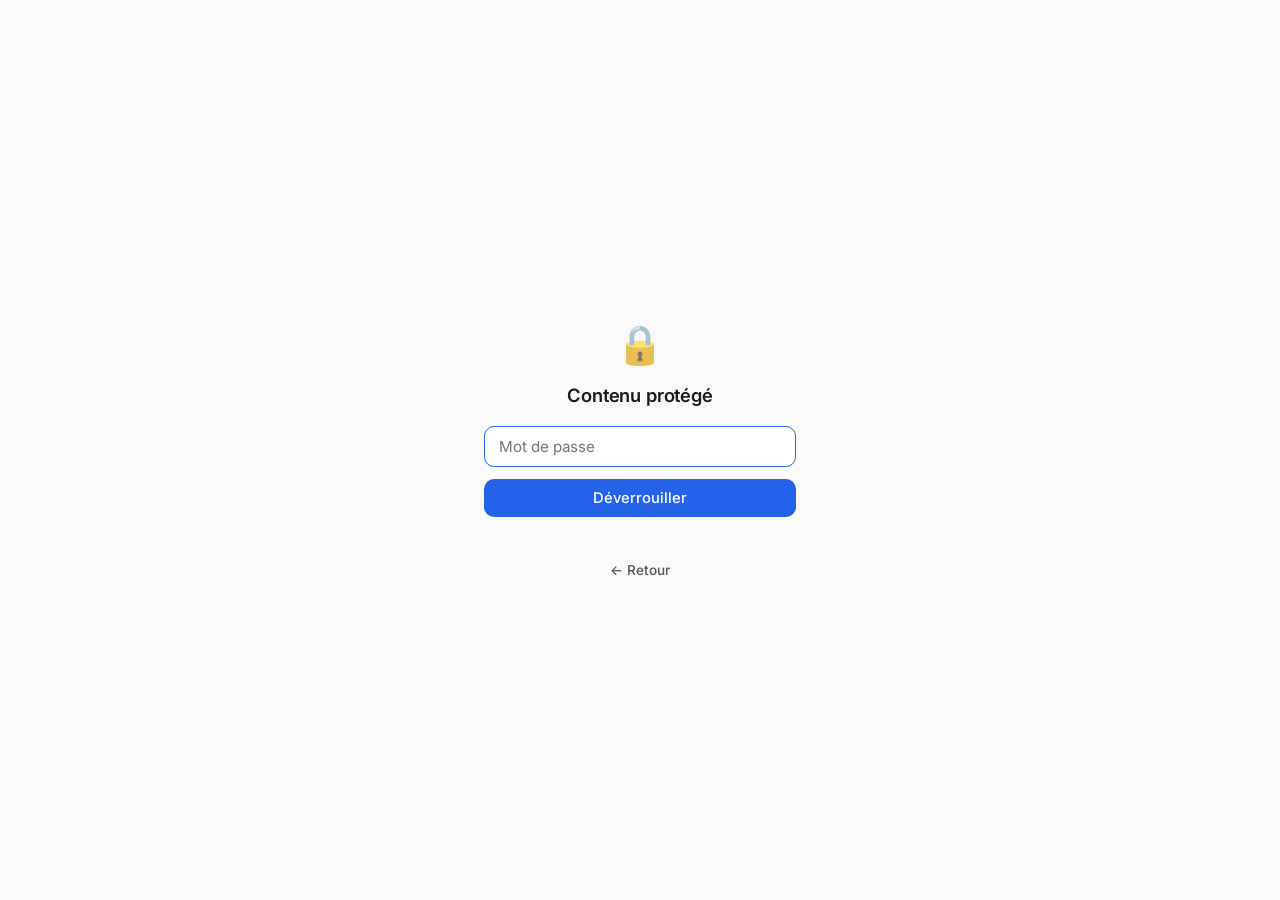
<file: post-macintosh.html>
<!DOCTYPE html>
<html lang="fr">
<head>
  <meta charset="UTF-8">
  <title>Accès protégé — Paul Dessaux</title>
  <meta name="viewport" content="width=device-width, initial-scale=1">
  <link href="https://fonts.googleapis.com/css2?family=Inter:wght@400;500;600;700&display=swap" rel="stylesheet">
  <style>
    *, *::before, *::after { box-sizing: border-box; }
    :root {
      --bg: #fafafa; --text: #1a1a1a; --text-secondary: #555;
      --accent: #2563eb; --accent-hover: #1d4ed8;
      --border: #e5e5e5; --radius: 10px;
    }
    body {
      margin: 0; padding: 0;
      font-family: 'Inter', -apple-system, BlinkMacSystemFont, "Segoe UI", Roboto, Helvetica, Arial, sans-serif;
      background: var(--bg); color: var(--text);
      display: flex; align-items: center; justify-content: center;
      min-height: 100vh;
      -webkit-font-smoothing: antialiased;
    }
    .lock-box {
      text-align: center; max-width: 360px; padding: 24px;
    }
    .lock-icon {
      font-size: 2.4rem; margin-bottom: 16px; opacity: 0.7;
    }
    .lock-box h1 {
      font-size: 1.15rem; font-weight: 600; margin: 0 0 20px;
      letter-spacing: -0.01em;
    }
    .lock-box input {
      width: 100%; padding: 10px 14px;
      border: 1px solid var(--border); border-radius: var(--radius);
      font-family: inherit; font-size: 0.95rem;
      outline: none; transition: border-color 0.15s;
      background: #fff;
    }
    .lock-box input:focus {
      border-color: var(--accent);
    }
    .lock-box button {
      margin-top: 12px; width: 100%; padding: 10px 0;
      background: var(--accent); color: #fff; border: none;
      border-radius: var(--radius); font-family: inherit;
      font-size: 0.92rem; font-weight: 500; cursor: pointer;
      transition: background 0.15s;
    }
    .lock-box button:hover {
      background: var(--accent-hover);
    }
    .error-msg {
      color: #dc2626; font-size: 0.82rem; margin-top: 10px;
      min-height: 1.2em;
    }
    .back-link {
      display: inline-block; margin-top: 20px;
      color: var(--text-secondary); text-decoration: none;
      font-size: 0.85rem; font-weight: 500;
      transition: color 0.15s;
    }
    .back-link:hover { color: var(--accent); }
  </style>
</head>
<body>
  <div class="lock-box">
    <div class="lock-icon">🔒</div>
    <h1>Contenu protégé</h1>
    <form id="unlock-form" autocomplete="off">
      <input type="password" id="pwd" placeholder="Mot de passe" autofocus>
      <button type="submit">Déverrouiller</button>
    </form>
    <div class="error-msg" id="err"></div>
    <a href="index.html" class="back-link">← Retour</a>
  </div>

  <script>
    const SALT = "zGm/iD3eX52ub87s9I78TA==";
    const IV = "Qw/DQ70nefLwlfeD";
    const CT = "mlz90yPB7sgAfbEMZAnCtzfHzin60fZRjPHDG43KdwRO1jDPFfxwD3w0J+md6i5mBpfFYJtcruaZ7EHB83aR94qNX8/rN1o/bIB6YNXapUVskes4S7apq3nA2OSmzuLY+H7XW4QUOKcrWEdcy9gjmgDCDugc43pmJIIGOqfJB6beZAQdXQWPZCt0e5GlJ1kx4ocDZkd8CDmwWKWPCpcdbJ/WTGdYrNTA/DV60ptrSXxLWzOv8kLKElRREE1wGC/fUcIIZwTJ2bUtN9kDB4bpqIswvTPqfZt8JX5HW9c+q3hELfiF5LNNvaXYQvC+kuROp5TDZHUwBdsDLLGUNW4cKV2/otR4PZo+QLfrJexMNYeMlTWG7LWmMFzBzj+375qbNamJNEsHo8A/LewgmxtTqm5Xy3l/JSLvipIWvby63SP8TbDU8hGMqJIqCdZP95dv+83CpfJXYNUX1kSgKnfbG+xSMZa6N2S0a29DWZhbbVUJIHLwSZB29Z/[base64]/a1TvwaoB0qshVC/ibIACElob1ECqRrrb7vtcOJRqCWUB60+hPDhormUEDGRzMDvMo3/[base64]/[base64]/7Rd+iS0WjLq15qGZeHNFCLqwYEYCYZBrc94f2XbRfkkg/gYPvO5ollU8c4ynQwrOCDDz/Gh+MsJUd5I93wpFsjUxYtefqhiFKfASi1I10DgHaJw/57RuyhMDjJUGwEETl0uM8souSgloLzvotMKz7dgUaJ87EF9RJKUfQ29wq14BsGjjjPVsIEd0iYAFKnKBGqVQI3CVc3GbCWv5ZJ/9dEWrGF963yPsO616AfPHIQ77Uf7DOtmIFegPUZ3zwp5l/x1EwoFbpheZZb0BPlyZt2qfGdh4EgEQDrUO0ihAprmUD7WoC21zSy7lg01kZFf/Ago/Odhm1RRnWLRIDiJrEay1kIrH3dbx98t6fPq61lrw9dHRoL3uuPhy8tHutDnrwJOr/XbLahtqgSy+Dj7PL/BtWjO5opTCC2wkOYX2LW8+SQKS2AQd7hgi5deRXJNT66NiyPo/mXxAMLd/mDg2VjXpP4stnYuVRTYCgYLF0PjT+2zrwwmZ+VXx3vvw3PPJrO8xYeKNTUZ1krXSRfzXlKgwuNPHBxZB2wUBUJi0vTrMaRGwCRMFuJ59vTzGubloqRxLW22mXvbYhF+ARD6lqLC9rvpnb5SwhtwggEyV7UJUGsj2o2Siorw0SqfT61BKBZ6wqQ/uj1xJrJ3KT3QVAbsXdUPGujOrreBNoi4htXhPyu14qd64RPks5XYXXP19d2Sy9MXVbBmn7qBHjASN0aZa/igpn3WPGu3gtI4x0zpjolImATQmC73P/+Y2frsTLjcQrocum09iZo3RQLOZBipbMuNCbRBJGohEcFqLoN0jUOL2+pvLLvxzFYTlOxo3X0xaPeRyYG6aZMgKqJyPiux4CMyoJHANS9CMDT4e53Fsj9/[base64]//hLcfvnaCA+UHJjZ/mVZJ3mWniUvs3sLlu/bJIQRI294Mk755am3XcXkfPPhR+XIqGq8TPGI/U55hxWLp8+dFhwo6zHPcKuNN/JqkTt2rTA6jrbufT+nPciJnoM0kifASQRiDVU1IZgdIk/2ut7aYsfeKpf/e2LUBGFjLTQ/1NJ+QStXRwbhd06FLGw4Fl2qXCIMCLql8wjZshFVSlIpih7OIUokNAZ+KQPeRJqoFOT94heGPhUhr4+IAViaH9A54gaC31uG4hCsbCg83+jDcyGB/mCSNG/ZzOr7xvOdOqu9y7/ffipgIht19grBxruraE7JZiU3xeWQzK+2Z6+XgFPM6I4GRzNnIidW5jfLNEbNqcwatA2yG86fjMuNqcZwDshxOCOM9//b2qcHDNAobFVUkI+xZsiTjiyUSvCu+IpvnNGHz3Oqv9dh+oORLVN4a8E25U9F5HHHSmwa5l+5WAZini/BDUldoYJzXFFYLuwP0JxhHRzZ02dd/mfH2LYY9c0rEuwIld0gFOb7prZ4tHpHl45UoRxzXnDckUR7OAtafl11cdPYzMwvO69yJ8XNJ4V78pRE0Z1XTYxRcn4J39xmDyZzncgGNy34eIDupBqjV0UIqMjd4xPHY+wOcqtgmI5PTuTq8y7b1KLheP7ejwO0rufMOqwiS67pu5Wji2Shn2IGsJFAO1/NWvV3JGo17JGHOooo2MsKb8yx2odPdqqmxfdx6KMTihOnFIXDUYht5kvncrEMW3/AlMMxRwhVF2Q7CbnGKBFYwnNQi4Zvdy6Opc7CEM/omuvrTEeFhE+MBkp6lhFgSM1cYWgMns+Sr7EOI0pIBUA+kZZ6bE4WVQ1/[base64]/6O+KtHSikKoBbLWQ+jIgtV5ZX/0Qc7QCrDcMDpGCkjBYI3BiqHsri3MLrkiy2X6KFYmcy/N0oMwrgDWKVGr9dXkpY2pQNr7p3VlmvLc7qaMUNDyOoi2xxxz+O9mxMWRmsqmW4qZgbBZsM8RoPoU2lKoRVOWCK27t2ALrTuG/gN9fTbIUvuous9FsSMFENhITMTv77WSMCEljcAYNMVB3FcglMLhSA+/RFlkwXWyYIb9IocRqnLlWlJDaR5SC6gaUXIHx3hTAAOf8J+225KMD1P0mreF7kQfsshwsm81dxNr/kMhukf2vXaT7v/qydVOByuILs6mFGAnoV4NXDSzxTQYf8763+Y76lYUqgIJvxkACOnLg79uMIEHFKLELbV/ltCUE1cl8nHX3PDBnxLImJAQ6LW1ijYyhN5AF9dsJ58yezFMuBjTJvX+833P+XWiYwXxlkyqBB0QgWcfEAVhAzhQ1o3HZERUXjV61nNrBWi042I0YmdHr65LOEhhwoxRsbGM/YLKet9bPXJWEmr4flBTy5xT+Pa46JwbChr7NvWDR9bIsyPfwrEM3Fp2i5q7qTzpKg1xttH9BGpbD0JaMLBt0Ev9Ll951+giP3B3SVCt1mjWsc4v81/Les+mlLt3NMNfJIizeudn/St1c/w2X8aJIg5nL4xtLjwpNW4bpV1AtVaX7/HtcFQ0xOHej70Dq5oV1oVODRtDwKz3Ny6LYzD8wRagu4SGGptOm1H7a1Vpu2aWjg7aWAvgjEZQYIy5GNXCLOjP2V5cM63IkkVnWrNLd35mr8f1tqTAOaOXoaVLS3sTv6uMmm3aTmfFxbT7TWVNNKFSsxml96jERgxoKsASzXiJL6VBH2a/Y0AtHXBPZ2ajWROnQ5lD19vEuQWYHqdDP6LvRA6hVWcybIy2LZbtbpL5k/[base64]/zi06wezT5OCWQc5bE+HE0GFBQMQdATDz+9u68o5N86lfdj7L0WLNpc+eoMPPtV5kVuZV1SyFEC4Bupm4PY6ucG9pSNQplwrT0sCdDDSrUA6Chi9pR4Wk+7evjSKHu5bkl+4FcEl6QHPX3dLlsdC7U2BSRr1EQAI5BoMsOkeaby47AYfXwekG1MBath9GkF/flMMq6HyESdJxS9KFNjJNPAGjgxViB/oTpR8SoA41pL2Ctsa9zJC2UOhpn4Py7pu6OmTzPvCK+dJ1nLImaUrkCveeCBEfzS/RQ68oQEDQ3HRyr1dO4WF7ynSeD49MrNIX97gy0IPyRHmLv9AmkV35z+DXMwWD71SyqjOgAToRRWra5El+gB/0Ufpe/nEqOlPxy1Hw0lraUGIJPaEsBpv8TtO30uLLsYCtYn8DgEDkcu7JA4kKl64/GZWdv5vofqs4oit8aRBNUK62QCsiouos7VOL+YeN22BrsEmSIeLsM7fqHEcy7j0u8kHWCVyop6sHStcTCHw6NoSB56z+KIjS1rw/NHluumelZcfLj5KU91vTHPWBS+4QiBItYt4I7i9ukCOAtE0QYKSf6maJpNfEzj15oN6jUR1t8v+5uzxdkWd4XJoBEDpkfp9XUryG7qbiKYim9CqNaz5acf9gTalDeKy5nc0JIuyPeaVN3qoYpADCRgHfy/cFPcMjobEBC0Q/WBOBg8Yff8JnEaXv65oJil6VtqyxO2aqPCKqfbKVjD39nv2cpnYRb+MaDuWE4dWptheXFBPAzhvKuVwYDgdHaSs56U/if/aZR1aE3x1WX5U6k2SR/U1QS3EL1v05yDSm2GgpQtGVPCws0OGbNv4BQUfV58RXIvO3WpsTkKnKqIDmjL1KLtxu/TCHDCzwd+/FLGlUDKwYgIevXEsqpw6YvUbMO/ttLQcc9VsXakSWd2i78EXil96T6Y57P85M9/pl8NnRBP9onAYD9tmjNAUu13rFMHfDq4uszxsDmAXk3O9SMVJcsYVXSgr9XukWozzFaqJZImVYFYEeohByWY0Ba9NPmR8npW0jZRD9ngDsn2lKngoGfEnI/Cc/a9ncmTUg5k/[base64]/VebKQmA4TlN3Ca2t8nzD5cBIMBwOw+b0wRQIfJUFtvs/VmdaHCLnCBuN97HAfJT8KCgVi3sSLVnj8KPh8bnMkVE72PkjrUXdr4KMUFnVAOrC10Y6dL0C810iyYgoZy85csHF8hoKXo9G7H98jE1ipCouO3m32uYsxvWKKSLRePfFTH6CZV/7iASewfKLMTl8lhfq2dyNKVoT7a/IpCdWSJDdUv8axbiEr1obTmLCdqRki4d4i2EkjzfCo0fntsYtNqddo3poo8dyLJ9vODaR5L2Ap5EeH8Rl/Tb7oehtYKgIuK1kYHWB3K6ZZYpzpqFOrsufK6kVZUAhWYfOgfCZijovwqXPZHfYoB8ZWsjycaxRcoXLuy9Ji3IwrbUoa0yl/Yrs03Xl7Sye2CyekmQu9y6h3f0uugng5AueD/mDzcP7f5tsSd0f2szRquW1aFpc+UzXA2aOOTV/ZPE4CSDIGFtvJlRNAGl7wEXAPdfPvLEBIYCywT2hTsIQpjnLJ5OvwAVm4+yvdSccdT4Ce/Qfnc5fLnuAJnKElg1sw1DqU5bjBaVfnj6XoLzYCUS4zhiDeqTVldzGKT/NDacK1RBFk2d9no3PMNvWs7GyPXkBM3s2Sre735r7JvRYxlZRlIYjwIDxs/mTYWEjpO606gcnQHbPsakfSqOW1caP/Pu9eNamI+nzFV7upJiRqMfqXA48IxD2sy9t+dDPgj60aAkP02oUOip/QA2WzxYipk/uLz1X5DXE8FaCzLc74zGXgu6x/gRmLezdlUWT7rZVcdwS6lMfEv/Om9wJMsck1UZW+KIDRlENwOQ3E9X9v9JZTV2Y8RgVNZ5h3LGdrIIaOaScsw3IiRrNCyDqtd89j4uItKvmKiabF7/zyXl9cet2vRSnLXX4FSU+SpDy1ZJD7hmnn843sk1/QLMHVuDO1WV2YJD96Un3TSvwBPCCzPITYU6s+wKPqojJ/BOZiUSRWkU58oFu766/PmXagT/c7gl6YNS1ag2fmM0eMIAtO0Yb1611z7HBJ7N/ZonHugybquN5MT2VudfappHHjTCidbQFO55ea+biyAAIXTR9mUcuLxLSGJLUa6kRJATuImkaImHq/6GhiAuTqBV2WgNGu4Ir+SkKBrzAvM7W3DpUa7+8QikLsI/F5Wag8xb1osMbU0PWk6UtlVB/oyG1utfHAeGevs7IE69qlCOOJEjIn5W5AE46/XnFRq0fKOfinbHpEge+lCttwoq4r683anDGd6mp89U/Eo/bldCNgBJGWMVflfFhHc9NhFq1y4FIUxRh+L/UbnDhyDEBjF5MSIxYB0nvxdImb18IoN6MlFxPdwQrXph+A6gPPB5ULpncPAnniVQv0N47k52z8qeiHV919nBGn58mHZIrM6tOJrhHqMTtyVrNTZnt7GxWdhXA/AMlCimjfKJr8+xjCwuy0RoUeF4o9RAWxwweyEX20nqew3aC2W5mog4cFrCMMODjpbswN6Aj64bUIkDO7BJSozBXVUvmucMgfc6ZcRg7RgTwunoA8TeeRO7K8CXbjfPonzMS3lJRbXFj5cxilltU7r6v7XvK+AgrrMjaS52Fo4+cCtyKy/8AXzO+UpPpHzgmisAnOMzYBE4OZJPZrGqRwRDg8KLuxaSLWrAm/hvBs1AmOUCoQ9mSJGIGnmwCWc9ydN8GbUlEF6sBgrfbNAQ/2q/a1Tj+Ov/4PLtH2Cj/c2WiHDKctKiGAUZItHI9EHjqQ2DsK77i3b+o24cfEUacres6SblbfGDG+pCVCO5SQh1nJVOTWlEvo64TZPMRCjKyC9/0pDsJRBhs4gXr0H1Q8XphOX3xQcVslEJ1YhuRqwcEA+RBvEOKJaQqyk7j5upvoUo4MbTNNhd0LqloClLP/xntBXFBrHB6z/wI9WG4X+Ts/dnIBerZDRoZwzEfhl27LF8J1gDNDSOdIt7gMY1FEHpfbzE1X4qdcQcu2Rex/jN68qCTTw6VzZxzlFObQnjBcGAOqglpdZ7Tdieesyq1WBtGDOzrMDtPgiFIoJ+fTJvUNpgSJeudDWpw6IelQyHVIsSxnc98O/mCKJG/[base64]/0/9vfpx/gg50R1BvOJoYjC7JlCrGnco2Rd54TeHWQLjTer53uGmx1Vha7t7vpebcBmOEPDKf1GQuI6ARzWjH020VYs0mOHoZha2KHzFms7GrJ+NaSEy4UT2rEna2Rmmh+qcgCTDnR8OT3PO4jglJc01N22CLMTTeUV1fLlo7jCPVvHLoYCushcqjJdfZ/k8YgYvLc/x1EBTGstXb9JxY1HkmyNqbkVVR7sAK1eskjUx15Xag/CguNYBEWXWdYvEug8+na8f8ojcTB3iH5/SUMv2HMSBtp6qZDBhLBzlPz0XHCj/wLB0ApBArDY1lJGH88Xm+VQlMISAoBo8By5RcT5x2yKF258/9u7nfj+T+wb/cFewQv8cUTlOyoYqMbxtAOwPRCbx4sGLCHcngHl2nGjpN4fTCmqtlsc33in9TS8Y77BSqgm7d5Qj5r1nhfFksuXXDyuM4tErzpPvYhaKLjiSBEtoBTzc9qKXX93Y/ye+0Qe3zzQVnEfP8PAa/vGYuPLPSbBRa8PLY/8/ceGM89afZRbYtp1d5+JfyS405xQoxEPHm8yto7QY2ja5RsbMfeiExhunAaY4pCdOmB+vvX7jhU8PgukssSk+GqsJ8m8vSK6kY7h2OwwE4U8i0qpKxw6SsOAPfdiJ16w0a8supSXAYUhpvR0lwTx+aN8Sa3Iky9fQ0kPRgSNWC9ShS3wUtLUW5UaNtbGhxlcUy6dlDoF/50qjD9wpjeWd/o83esygwOk8faQgyCzj9PjpdX7TdmyZnZJSAR9mLU/MFfQT7TZSdfLm/NfP5/nCLCvk0ijCel2DSZoAvWcq9p+jlATO+zBVbNTIVaceczdVTBFDjhV4HuT4hCnPATv18i69S60uJok/[base64]/JY/ymY0V2FqbZtYN+uX+u8Qe85kKMyH88q0UU36mE+WOh0jmE0ihYb/2PfOlOavNh5KmLhxLH0s1Rfirw6DkxbSZD5Ux6l686r1iAgrTiLnBJNghDOZt7oSICY0k/RrBS/6UYlFfLqyujS0vvl3w9GOfh1FYwn2is90jD1CloJUr8bovhcktVhgkfDJK0HIDF6tbw4EAfI1bje3awVdMLNSSL7WRgsLoXNjzayz4DdycZW4Bbd6O4JKVGQrEMhv1/QtyZEtlBE+xwoS3qMn5bly0iyfLaBJTqJUdyH3IorgDUAnsQ+EW1fcQMi3SSKYpM/pbzh+RHKCxYoX0zJPgWArMzAN52PkOtYIFHak0BxUDLYyG1pf2n1Vz4wbquyJqx5ngpfpYT42J9ZK6hbsi0gQ1Uqq/O80SYEei7dtuCzP4c7YPE4VxB8+4UYY9xZwKyU9/9bdfWyB3JDOAV2mfavHAT7h9+l3Kq6iwZ4tNVWK2Q1C8B7rGozKAXs7Q1wrsbsH8y9gF4zrlleCrGcB1TdHaLi7wIpnV1IwlLq3ztJoX/55WjgwmWIXzAAkmYqQ5AGbB2HXobisi9r5/9c4RTcyX7CuaL0BeZyj5F5tFSsVZUHK0w6lTr+Q9VvDEeD7oGVG0LGQiBCg6M21eQY6x4RAnEEeeMNbGEwnKmSjpMH/u0pO2I4jTnX0hcw70Q8UBU1IFBRPYHWNH7u10AlQsz6B8nN+Kf2J6hAddBzne5NVt0jDaQNopImXtMpN+mPD1v6+sIuHNMZy2lVmMg5mvdWSHvunK2BZ2BL2WA9TAT50CD1BV4P9lytftYrLnDUkYr78Iwcpmk8y6tEsYvMQX3dWfm8pl9D/qfe4rLGVsBmqO3HARHNYBSX4S9YwlCSgE4/Lqzrq+0TROOU4wB32SzcDDH5SU+hIUFoJqORBz4IUrId9hES04Uj+KqKk1guKAwlc4VXSCMphcRfz6Gmz+h5W9MgQMLmSYAYQdVyeGrYZ2aEnyuMpFVpWMYRhqgF/[base64]/t6EZ0eLwSlEBOzVX9VQ86kmn/NHEhdskemx+Hu8zU+lboROvsWRT1uxChfx6L8r3KbdW8MUhbcTCV4DdDnfhemzPiwMRGU8pEIOPVNJE5z5ImYql9MIP/LyBtAqk+lVvth6Rfrdk5Y8M0NLfgszL3InLgQEiFEzGB/+NOH5Ygn+zQg6UxCfULIx21NrgZrqEZAS4aS05mNk95suf/onkNcozCWcWtrN60X4SHQlWpI3rwGSC8TIT/ON3nuZYeTlP0ldzbraxnjWsUvxkxmv4VpggTw1zUBkymMAPSbx+tNBN8zB+G8aK1FAQlsDg9/6vpzxL1Z09jBUSYWH0F1jHJHc6U4E0W5hnWf8tFH4A1T2Zi2e1C9Hga77OdwabTpFjNoOR+CLCz/RR4bwZXjnYdm7+R053iIVTjNuIqt9vW2LrTVtVTJkdFwoDOgqdxGZvva119aA2Th1PvM7T3yJWKTXtNSAVULWfhkiApn1sq4/RYtE6w5CbUhAmk7hz3J7jJbz4lPUwbDnNPLvRTyNGx4Ca0EQ5atgBoEDnLQTtpsCOo+McniXOP38C7LUW+NwO96fzaOQmA5lchNoJeIILn2OTs4rQnq9bVsSsIWsJwHtunnZ7yFa68IzjVFXADobf3C753ANZWRZP4Kt9P2b/vm0SafO/g092EBIM6yXxTKJZHU8Tkqphv0d+WWnWhOmuZWC0xgkxfJF6Hv8rLKH84OZCeZEY8mKr0o0ygRa2MRZAfNAR0rfzrdrILbHucKZAZfqJV4npQdLDwNNU3mC73G/234+QPWS/vQOjOX7vDszjQL87nhflJeoFNnmXUpaDI3EyPcUEwae1rCZYXf5I+00QDqBM8AAHookMXzhpcgLK9O5i3QLLrvOxzB0BacUli1waOylCxYVaySN6Y/GXfM/b+YNjMmyP1ys9wnR7+mesf7N8rWGeBFqV5NwV6ejt/4TD0D92MPa3freiqWkztlwTbgF3a7OtAQqIzrrgj/lEFO3pgHPiB729JPnqW/62C+GLGavX0YitmniNynwEopidwswILLSuS+mhMkVS3u0saFU4WipcjEkc973UuL0MUVR3YhOST59jGjByfE71jUV41PVjot7+GddDhmy+gvQt//42XANvDnncXcMqAiTq0sP7CSnI1PgVjZx2WbjCyBBkBohN8/weuFbzdaoowz1J/ZI2LIMh/SQFzPfNuLKtXkOPncf065d+I+y+o1DEFQJMozY8uv32zXkcsG9OxTbN9S4sV4P6sQruCMz722dk3mFnuqqHEaKVDWM9Rqa9A4odQSkdzlE/Fg/3wKiBth9ME1EESwoj/74mQ/M0aKGEgdbCPbe8c4nFyjb5LBBYhCC9/[base64]/CE0nbAUMMKqq3IR+bU252pJMOZtTjL5caBirvRa85Uz/T9rSJoskbX9MuJpwVC8S0kDw11u+hUKZqs+nSG9xIbeipyNp/Mrn58ny1vKuyLS1WvYCVDyUvmgWHOCZ4pu3X6azEHGBj1owhS1v80PczrFIlVaO99veCOUJQ2mrEpOoGWlWWJABSFvSXlPnzyQmqyz9tJXzcIL9vdwCdDMaSlKwb8m0/p22uRz2vQptwmZL4iZJIeU6VeSAEy/lrK7Z/ghLHRmzHFqrkKQdsXY/vwFuI1gfERWOvu2AZwafuUXEbcnig2Bpad5oQSGynVLlUiplq8xNKV6nR5+aWdoYQXkLHgExWihxLTZMOHWlLXQB8soUXZJ7IAPCaR2c8rXU4SQEtdFZaapEM6hehQjHXCG01yiCEisumLxRKMHzfcZlxcUHs0PwYhVNL9m+0VP/TEOerIiRon9HQQByvhZFs8sqn2j/CthT4V6zf2tI2mWfq5ebK5HqszJ4PH+maTcYa/C5FfRipQb4B5YNWx4td0bv0RoND/tyaqKT4z0W+qUMVKsGos/[base64]/hK4csM18u65nCX7xeF42n0wm/d0rpjdfOqfd9LqOZm9lNh1Prl66GeQXyNLwKj8G5qY2wrI028vGzd+T2sFvOTQBkNw8WWGpPcXsz8KUJmQvku/hOiWvq0iq0hB26Zjb0XxLXjc/Raw1g4hOzBy5ygRFHQVVhl/rKktQbP0RmEY1T98fqjfuixXK6HXW1uWsXTiPGfEBHojDKXxijr6iJi8qXp3CTAroYjC2xmMpLDsksdZh4i66P0Q3zZjOGIXMiEfp4YPUNJtkIY1m+jgFtjRHkvFLTt8yKSLJNQeJoDLV2TFCykhCth7v+VVCKa8lKQGtxJj9/O8XW1M1rQU5s/d8pKrpEfeQWkulY8TvXku/deXsm+hJVRFynx7/Hx7nVj6aHzXjO1jzgoBYwnP3F19EZY1HMRSQKW0AJEi9yLPB9EicN5ZjmgFYi913EPsV4+fi1ytHEKOrBsWXHk611h85sAxPbccaG9W05OboGcVgX0NmGUL3R9NftzDWARLMjKljhwNKRe8DC9eYtNDmiE/Ug3ZJ4Kl+uR4jqrr4GPX7vRt3NiSlLBkueCm9/[base64]/yV9YOboA9tbkKM4lXP1BizxKh+xn+rjRl8dNvh/phvSP+sDNCr8+aI0wrcw3qgUVNB6v7vWkOfpwm0Xv+XrWE9nqdRFoIFjCDsKUvtv2TUWEPFvfq86KG7U18FKPt3xV14m5eYMQOkOXIsVHVn1RbP5n/4zRxxk7fsoKJIjgd7OZtfxDwEcnbUwvSrQN45Ci6eqRweP8VkGmRpEXaYAo4AfBsxLSt+QvtaTsvZ0Lb5YL+5E2pr59h6phDzBGVW/J+Q6wUbZh7SZ9WXwQLniM00Ldn8aStsEfAGAsW137M1DOrLTs1YdzxLHKtnuWwb3McO9DTcft/iPYr9qm7wQGW2b6Q4fei/JjClKw+1fUym3WrIKs3ldvphkz0pZz8jeEwECsL1u/Ooc4JARVVIjbtdJ+kK6GZI4fxv1atsmw75D145l2yeOwdBF4eF/X0TPqzJXKlfs/7So0f4p716s/[base64]/RzZ2XHUQ1v4EuX213p9/p8uc+u9WqPY8jV2ZjPpQx1PdSztFmrx1IwUmENraiMtnzwmf7QXdm4byouALw1sr6/R4IWdCIJTJNog9sZzJxAnjO/x6ww0C2oAHlmsBUtCXcQTNOYHpMUQgWK98nMol/RPYe/L/e6J0pfSk5T2QHc18WXoiA08mwCeskvO1Zvcb08hvrg/83MAzLhZsiwYg+kbD9DfIdt8gqyNZNvLXHFKJTD0AwtmM25gJjVIJbhbSnXS5XdRFE+98GDih1LsHEI42TY5Zo2fNqiMmBFaTeBDTmZxZXXYaTYBy/VgvtD2pSgpTJvYzDrGkKam43Ew7b/em7oBN/FbjKETDX/A0NOBV9/+f6ULRwbwdn1r6fQnRQrdrR+O9OT3tTP7172uT1/RMZLQrlzPBJ3EGXSjdPB/8eTYOOojhMZwp79JmMuqL4kEPD9i22xqHssQnmRtpUIM446kWY9+MdMkdKVlS2czA42bjWA4xQ2/kVd49bvQ9W2ppJVx2bDPt3BzqgOdh9k59L0elM1EZ7NOg6Ahif80rfrOanXybFQ44GBdLA0/x5mIC1RB0rsVjiXiMUL5zdHpaDd9uzTS8qxMbXJATnVGEjwgkv2k1/Ju5J51AC6uYoaMvCc+a9LQylPpacJ7O6vGYeILpF6gAhD7iBcU6q6nHYv4xPwONPlodka05JFhhml508v622lKhmPDd0XbMik48JfNQHJR7YHV46Rrj7nqybz0f2J+/LQ9g/wNmp7VOYHQckFUi/0jzWHnlA6MrFARdoy50Wuuzv6ZJY1gY5py6ILrX6N8nO6UxYvYeXWVhCaeh5oY/ZLPBwXZGMv9HfKW+EvRhsk5+alcSVqV5ZfxnJe6R4oLifO6rH0QtQN1IXKjVgL50HKGFJQg7Bg0sOrFE4ZOc62IHYhyyR/Ax/yHT6Ab9nCtw8zhOdvIRV63ZEvjyv0zZ3fv1qvi3nauAt/GBgSt/ZKMEWNDjWQQS43PO1Bn7lxPEXjyBOgKlkVuTsxqPFq318xYME6OfYRDiV98B5MZGexd383Z3NG5NwN7i5rXhVKwNPsMBCXgu8RRMOBCYITFt1fVCphfULXqoxWqlpuENKIZplt6+6mAnr8qXI6om7IIBsdawkC8D+MxEKh0I/[base64]/MN+RF/9EInx1EW+XYn9k8gWARHU6cB+FYhqk45EelN5dgNiB+Y8EodUU93n7hxjUH4Q5Q9+sCLbO6NSPHzwf9lTpFf29MQX4eB1/RMTQZ/LBX8IYgMUdgXI4YJMT0M4UP6YisL8LLrIeMRLG3BTEKJCuvu/S2qZypwe2Di0P+YXVXY8r5uZLBPrklK7nieWiKov3Sj4ercnun5jHl544HY/6eh3fm4skAKT2RB1Cr4VOKpIJoF4VcBdk7hlR6NBYDkaMBWwSuFJBOuAwPcNOtYzpI4gq/SGz7mohWkc5SnifUh7BM4Arqin4HqU2yMzZiNkFYy+f/0fLLnvILKVymbj4ZySkw2MV30dP6N/rSvFh9LdyHCtF4ML2sGNGY1Mv1rYOhGb8rIO8gi2rRC1nrgB+W7Fo+9oqF3vmusvyRdRpUFadl39LTeRhhLtixNdcHUawZua4ApSKEb+LfJfOsZRA+og+RRv/76GzLAtXv0n0k8KOSAIUcy4jFNcRtb18dC+vZQL81zZ0SBqhp601O6dPGo4yl5K6oTHvG366KToRkWY24hiw9bmRgO1vN+eqiJosBLkrmdvgXmWEZfIJe2FGVqIaKoPhe0sVwd38EEAfT4iUgaIPULHvezJUQ";

    function b64ToBytes(b64) {
      const bin = atob(b64);
      const bytes = new Uint8Array(bin.length);
      for (let i = 0; i < bin.length; i++) bytes[i] = bin.charCodeAt(i);
      return bytes;
    }

    document.getElementById("unlock-form").addEventListener("submit", async (e) => {
      e.preventDefault();
      const pwd = document.getElementById("pwd").value;
      const errEl = document.getElementById("err");
      errEl.textContent = "";

      try {
        const enc = new TextEncoder();
        const keyMaterial = await crypto.subtle.importKey(
          "raw", enc.encode(pwd), "PBKDF2", false, ["deriveKey"]
        );
        const key = await crypto.subtle.deriveKey(
          { name: "PBKDF2", salt: b64ToBytes(SALT), iterations: 100000, hash: "SHA-256" },
          keyMaterial,
          { name: "AES-GCM", length: 256 },
          false,
          ["decrypt"]
        );
        const decrypted = await crypto.subtle.decrypt(
          { name: "AES-GCM", iv: b64ToBytes(IV) },
          key,
          b64ToBytes(CT)
        );
        const html = new TextDecoder().decode(decrypted);
        document.open();
        document.write(html);
        document.close();
      } catch (ex) {
        errEl.textContent = "Mot de passe incorrect.";
        document.getElementById("pwd").value = "";
        document.getElementById("pwd").focus();
      }
    });
  </script>
</body>
</html>
</file>
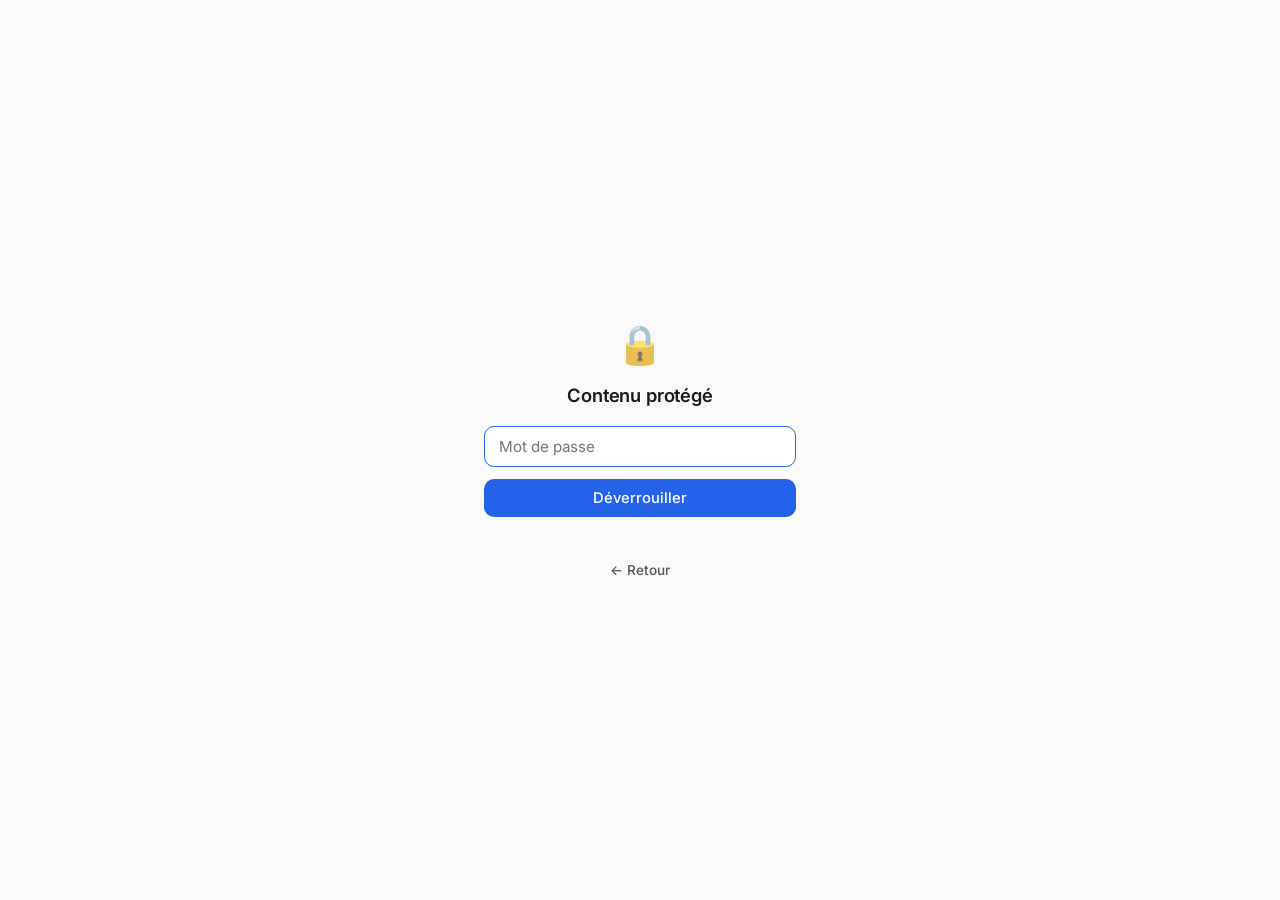
<file: post-minitels.html>
<!DOCTYPE html>
<html lang="fr">
<head>
  <meta charset="UTF-8">
  <title>Accès protégé — Paul Dessaux</title>
  <meta name="viewport" content="width=device-width, initial-scale=1">
  <link href="https://fonts.googleapis.com/css2?family=Inter:wght@400;500;600;700&display=swap" rel="stylesheet">
  <style>
    *, *::before, *::after { box-sizing: border-box; }
    :root {
      --bg: #fafafa; --text: #1a1a1a; --text-secondary: #555;
      --accent: #2563eb; --accent-hover: #1d4ed8;
      --border: #e5e5e5; --radius: 10px;
    }
    body {
      margin: 0; padding: 0;
      font-family: 'Inter', -apple-system, BlinkMacSystemFont, "Segoe UI", Roboto, Helvetica, Arial, sans-serif;
      background: var(--bg); color: var(--text);
      display: flex; align-items: center; justify-content: center;
      min-height: 100vh;
      -webkit-font-smoothing: antialiased;
    }
    .lock-box {
      text-align: center; max-width: 360px; padding: 24px;
    }
    .lock-icon {
      font-size: 2.4rem; margin-bottom: 16px; opacity: 0.7;
    }
    .lock-box h1 {
      font-size: 1.15rem; font-weight: 600; margin: 0 0 20px;
      letter-spacing: -0.01em;
    }
    .lock-box input {
      width: 100%; padding: 10px 14px;
      border: 1px solid var(--border); border-radius: var(--radius);
      font-family: inherit; font-size: 0.95rem;
      outline: none; transition: border-color 0.15s;
      background: #fff;
    }
    .lock-box input:focus {
      border-color: var(--accent);
    }
    .lock-box button {
      margin-top: 12px; width: 100%; padding: 10px 0;
      background: var(--accent); color: #fff; border: none;
      border-radius: var(--radius); font-family: inherit;
      font-size: 0.92rem; font-weight: 500; cursor: pointer;
      transition: background 0.15s;
    }
    .lock-box button:hover {
      background: var(--accent-hover);
    }
    .error-msg {
      color: #dc2626; font-size: 0.82rem; margin-top: 10px;
      min-height: 1.2em;
    }
    .back-link {
      display: inline-block; margin-top: 20px;
      color: var(--text-secondary); text-decoration: none;
      font-size: 0.85rem; font-weight: 500;
      transition: color 0.15s;
    }
    .back-link:hover { color: var(--accent); }
  </style>
</head>
<body>
  <div class="lock-box">
    <div class="lock-icon">🔒</div>
    <h1>Contenu protégé</h1>
    <form id="unlock-form" autocomplete="off">
      <input type="password" id="pwd" placeholder="Mot de passe" autofocus>
      <button type="submit">Déverrouiller</button>
    </form>
    <div class="error-msg" id="err"></div>
    <a href="index.html" class="back-link">← Retour</a>
  </div>

  <script>
    const SALT = "W5EcjTpERjwyebVC+iIz6A==";
    const IV = "8/yK4QZEwDvWXBPR";
    const CT = "O4/pSAYMDY8vsLRdoAqjCwGUP7WsxCHazx9Me3qRWd9kxPdvHBj2expEyuYPW1n5cdipX5ij5+C58XiOOOStAYALM2shkLB9TMLLicCCzvUQqkQbA4fiWbTTwdJq68/v+NXZZf6Be2WfWbkcJzghdJoX7SYgT4rstCGkV/WQqCckgc/15Nc340JQnEs4t2k/epUFxqj0LMooe3ddH3a1H7fbx7KiUND7AkCyAVYJXyH0DUz6qG9CJdi2Es9NKVOroYpIS1NbXNDF2LXAFQjAwSoOml0r3KfaornPJKWketmel35DzOMpPO6PBAO0VnlpjNhl+a7WcoRrKDB+oGceDi/q0/s068dntKdxsEdNjcZPG5haIxmqZlZrYGthX12xnsTzF2E8FVdBED0qgqiJrVGbrMS0jaMqxvn8HQdL+GUCAHHm36HR42gSQ4RCGXJKOGhAfDDV8+EAnczHG0wrzXfs5d+u9USAeFesyJ82nVGnfRhpS0Fd1noSUdXyBn4v/W4OF7Kl0l8buToV8zPj2A8/Myw6l7bXxBdwMO9YeV7eJBq5d6f1oFydjnOjt4jaiRTe1qxvNnBICrKK14//zMRHGsjQjfQOlUihGf24gLldsrST3ieUodYaheiJNvNpnwx+X6S8+7s9WnyvDiR81UogtVsOQbH9oj1BID28tJaHNmqcxQF3kuoTEBm1FqBr2Dtk/78LIIUXeifkBy0wYxjC6Qh6LaZRVnmdca1vro01m7RcvOKL3Bfd+42x7d7ZB20OfcjTn8TjDKQjtr+PmF/hASqlMv6i+yyLK1Q9zXBO2zKC7T8J+zlxgHt84Oiopfhda/wuPb6guiaGVYCSLa7eWODcpfNjXJ/cZkr/ddPxD/M4cM2ZSFnFcgOrooWyiuGBATtlPHGmfQCpIWETr5aZ6I5GpEjAYsVXFHF0uz1hnWIXWf+ZfPfB21An3sOm+unrjPembLhug4+yB3U9tgMWcGLm6fvMs9QMifSQy5kLU//2V9IatwSf5hH5PeUU99JpH2927YX3Xz8EjWy7eaAGKXm+PnXiQgbKvgDd3gxQe8yRVOLB/EYZPm3v48GqByC2wI0r1ckm0qkBjXKPl2SDUDJRmEAieNHliTKqZ9nnWlfZdQ2w/[base64]/YcnusvMhpsvKxUovekN4NcY8KgMGbSALT/kbRCSd6h4FF7APVMbstz4LbxzF/[base64]/nHldFups+hN4I2V7878eBBsatcm5Zc5MlNYpIpPZqqKkARAbq0Gt9Ytq4+HIGU4fdPxM/SI2eakBx3AEkDR6GmRrON/pgvuv1ATxkidgqWPRwRPMA1hoSACSo2CLmp1ux5LZ5hv5qtAimUPghKo1vuGNctzylNFST/1AmzdBNkUxSe1IMJGbny9sA1eoZ1Ew1AEhWQ9BIqBbtJDLyBMWnN6GKbGufQu5msur+9S3XLQJkmg1n/JA+7Pj8AL6WKiIOkqscHVbVs/xiYVHr3dQcUq8HXirp/VtcGR6tdCO2r3TuCl8yIZDC674YVvE33jeQ+hRucK+155LuDq8G7SS/x/HJczrhqJd9MrFADeMVenaFpFThk92GVuzpqgs1+a+DJFVwBKPWEjRw/JBeLDt8JWO/Yy4Aybe8YR3syMLLAx0pqJhG5y2B8IiTHwnsA+W0ZjLMTBLDFFr3s7t7Q5HncRpoxrimxl552jQ+9b1ptdqZZrjKbAxCTnCUxhqDx/IqWEY1BOKRTrHM0LPTJ5pKK+lAyw0lKLpcPXZ7OkJ/j2+ipMfwpxSXrVQ+wOpvVbNRP0P97imJJVUuIS8G46pI2Lij645/g2O6SMaaTahDhJsLDr9+va6shw+2kWxymXAm1e1W4U475FVgVwZR915b77aE6ejqlyrVCHUU4S1J3Br4Q+d6UWWceV0c2Fyto8Neb7OAPG7NZMqPaT+5rItBRHcdUsBMRl9wNYXTCPW30YMVkCHxzI4/Jjm8+o2stk7b1Fq+ghoa0OcpuBfj4XnZT2BcMZliANL7VC4XEZBuRyUBvjV5aeMs0bk73U2BtPMM70qVCg0fWM+aCXhX4D2VF5PtrvGE+yIVT3aJKIY9dkReoYzgrz1WDDqTIp5Sp8AKiRpVgr3FwGWvzbCQfn9k2TFbjkxOkBclNP/HCwBahWIzv/wtMHKTdRuTvbghSS7KOkRerW0a7lfzdDxuYdIFMpjSmhoMLqu5Y3I5RCVOwPwU9vjQfiDqg8TbDJzUKE8ZmXh+jEzlCKfedpyyF5hu8CH0/s+u5/ZaQPnafYnikQcCYS/TiQWR3GSXTTubToAcasgj7kG9pJEK3UMOVuOyeTDg+lR1mtOX462k5cQbX00CbttsApmd/4gfByLtUHNQmxXh8VawSX7BteRAjJ/gzEJEEp0UrEZet/t27rf+aBQYOEeY7qiVr3KoszACoymq+/qx+AVNjvRuniY3c/IIiva59NL/AT9vJ3Qe8X7r4EsqPa495/8k6TRdoRUwv0zNewfuXPJh1+TESSE7w+Wa6MTwJ7tskow/IY2HCS4uQvTMoVMuYsPvVkVRBmquQS1h0WZ8pK4vO28GZCnVwWQu8Qjw4QYJ9fNdQgTJWYxksKSE/nfjlNcl6PqFKO6V6ecwpujlVyMQc4LHY83VJS6C+ICO4IxefyPSYBQYMnI7bHeMayV6HwijYvCWbCSN+qEIHVYQc39FbAmDMQ0uQsZvHX68h+dYHfHhcK5A9FyoJ/2OGRXVMUKmhzpWXsz639meZstnMcFCd1e04zyGO5xovaXRLTFkT9sNpRqvt1vArnmROtvANRvwmAXULt4MkZF/2bRaTlF9cY7EMUUEoJfG9n9jgn2z9KWk4Xcaiyj+u3+b5Ce1AB62w4xU+wtMpWuYTg8LkLlx5t0kwEpSJdHxk8kzRe7mtutl5ZpsKR/Gdz+XMAt4Gecc4V7UjGLOzFm3bx3W8YyFMlJyfmu8EzSgpHUWb8m2Rruzy3yeHmdHt7LoFmnguOZHAg5hE3xHLH2SdjldCme5xb6liUM8jZnaSnJ3Nr+X8g71ADVeu+E0tZcuy0aBF0xDp+PEdshqQQUMsMRepLWwTXvIqQ2gq06acsobRrri0SQUiQe5kuqzTPph34/[base64]/IpnoNhvr8Okbhc0GwaoCyQYcAec51kbyvsRRRooBlni12hdJp+UxewVPnKMkr2fOUpXxQE9cqq/O9+5NGJcY7CZ4HPw8+4ei1Pp8/IAIV8fKZHSwn29hje84cZqbEzgLQq6qEDrWYVLoQbLCGUBExXQn5W7GAZEOpR8wU9Z2GXLkL9Oy15SkPhPGwQiwB1wrt87nCb082IoRvt3DrWrkGlh23meCcjJF8IHzw282tGDMMRivzNGXDLyqx4Z343G9PCAdVekTFiqXGgjUNWfPnm+fRknK6TBJTO/6D/N8sEl2FToEJeSFGrKHW996Zac9iMP2TTJBBpVEX26KzSfolrHqxd98rNllZ4inv5MfHnPE6GQwSUEs5HOsbaaQGIaa/cBtdooM0VLGU4vmYRxwxaKwmn4WfUEchpGkZMnQnI9+FMsULlYoeYEHEcQvLt9eZFscy5l8EVlf1PrQvC8aoxrMXMKZZrwy6clYoSu+nyV9EsZ4ETO6PJ4Wwl2a0QfN1mzRC/5fYajAxY0dVAuQCkfoZTBJt4lM/FkmlGd09WIjCzYpIbLk6mW7aESkCqIyxpzxRXnwprGCdkd5ycrl674nKuHBT5Jrp8z4o8RoyIAi33obmeau65GXR69XKqQaYld/iPri21qTdHo09y8lkYMv6vnEzNQmjcu7jADYX7Ij4QqZLDXjd6uNCQlYXJI8eyPie0Mpnfh4Rwkgo6rVLRQOJWIA/Xim3KO0zBY97Y9xCjyBJMC6Nt71Mjn8kV9pj+BjL9zklf0//bV2Wck9hhzFOQVvwfNrTxgdtRZkNvEeT8XAniubXxSHOAMe8VtYP0lCicrYxjPlAj9XD8w1kyMh4S+ASTUmG2artKAwdoQr7d0+PchELpZyFx12ONa52ebrSrnGSbHO+Ig0UlFtf6OckdaQOSk2auWAHTyshNJXYDQMrlm6CTYqgCkF847TGZUYkmPCIOSJur155/I4e88MNOaJih7ni5q8t+09O3jRaXzCuVgJtkwDFAhs8b2PzgHZ8D4t0kpXPWsUptWaZ73pVqT9xk83kyc6faRC1nXq9/8NrBr24FXUZ4IfVxRG/aryx6lx8IY1TDD0SAa+2OWlmeZ/izdA1a5wRJkWuJWSsT2rG/u9DkwvzomWRbOooheioaNsNSrDo8K/magJQGclJVwoiP+NGfI5MqP0zto6wRPZs19kk47ONE4tdkVILGkQDzU3btb1AT/VwQN8SIHT1p0NzglxNI5vGUmRFPGvp4F9xYOE8PHN+kd1j8E2QMIHPNkkIhlY6WkBIte3cows+3n4t31dYApOTAnHj+3GKXnritLFQijHDaToAvPAnZoukOFoOtdArluJWAvG8glH6QEH9GYI8enBYL/97eajBbL+SnVHWlQDA7CXCtIYb6F37eD17ttyJcnpNoaPt85Mg/qDREdtV7Sp4M1aXi0CLfiAxErZq7aobHfT5BbvSNgy4UsVjUAD47vq3KppIBWH4mxYa9swSG/usjeRw4+HRcFm0doIMa9qnVlyA+dAHLo+erC3BNxiTQoa8TsWZ7vBPWVXv/mxCUysqfvZZ2i5ZixoNI5vRwVpBltws2bSDIiUuGdIX4KaoWUVEQc6DLp6ja63O2FGbLlfQvmy7vYfM5F+R04MR4LmcampRrn4NrBBIUdlVp/U4krDSKOIF/68cWXSZszIkOQMIVuXCLQuLbPL7l8Qc4kKq26ICPEBGQ58qiW0604hHeuWdxxFDZ9vpzz/bumo9GZZMKFQtKHrn+GBr6x17IjVUF1r5OFqyuZly0hPjivEY6+okkp+J45vb9nUz9M2hyyzPwP50jmMP9teASb8PeZwZ49/XlQ3Zh7s0APrd5UqWSJwn9V5Tu+NtxJsg1d5rMz3HcS4fN26NWCav/eil1nQgH3PmGpYBNA4T+mpfXWaCM51jzxVuKwaSQ8ZwmXn5BujIgcZme69915xl4Gow9Vy1b4gUxdHgMz+Neryr2G3phbPZ0rdM+FpWA71YBayI9YkpK/3Aa2stzHsMNPVL0HOLamKUy0DbKKpfZargk/9lCt3TcxMMA3EhKPOrR6N65k0NH/N5J7LP2TcbMe4U+akwJfjiR2HFt3a9gqshPPMw8aLofs9/pGaKbgp8o/i/NlaAvGhxXoY2qaUPqlJo1t2lguSBTAm7oOqPZg6oMyy1G23BQcxCVxlrOxp1fsDfjsWUSokbSCL9QShzSJdEMTQynD6tQHXwhpsLaKSPCPfJU49/fnm4vEpmNDMGnRo4pBjIeSeYSfRAslaUAA7TdJLJ9YKBs4B7Gvq9XtLxNNCLTuveXp5qaxFWKmo9dbmLdKE6XlHmZITx8e/76PgBGVkpuVD4pU2FC5RSW39GVcl1/kEjK1w5/1WcK9lmoFCkVP2j23to5xVtnRQRpeX9oyQAeJTQjtyoBYzVE+Tm8/iOJ6eDFTVR0AN+tKaJgU65+IU3vAeoqHxpHqbbV7FkfQOopPZpIUQr9bVkbt6ZCKOlPkCdl/fyNfiSJsCxEAtrtrt1lz9ci7K3K7YArU6tO/JcWvjL5esm0iIbPJUcS0X08dfgJn6K/Uo/7Uvh8Da2hYVDVlssVxozk99ODcVi5gaD90Rg2iqnSVYB08iK0Zilqsy9X0QOanQVCC7p0tv9NY0y27vdjJmEpTz87paIx0b4SOUf01bKlyMM/Q72/MY4TAvAf5lHrAdFa5X1qYlFVbgV4ueSmwHMo38BkV1ea1hsniRj5CYgnxAyMzWCs4XZzhJpz91oV7dUwGPDF/iv0ja+/3dHrxlsxq9hhuzEskEiotcWxR+AYXMWwumR17533VkdupIlcdfFc5rM9Sg60xPBgCH2XLpXeTTcW3wvWv/jOVop75b7cEGNQy1eZ27b9Wqj7G+Q31rC6fNYaDKQ13deOc+0cxT1GdnqChHfX2S8p0yvp+7vBf13kzJ9xxyz6kJSkmIXQsYxkt8vNmCpVOIMtn4uuW7smVWKxO9la4Q71NOOCyKKVftQOmcGhHHwlGcNUHh1vB0/qnVNORCqc63S/QmoxhVy0FcThY9JTzWq+b1VlQ0b5y7cWhhodSiVZjPWLrL7HYREXqpKkTNBQl9PZOxnx2rPYBH/eFnYEt4BK6TnF2USjfYW1Yt5BBtarsUjwwykoR4OhcXSBxTJJWTO+4ifUlKxIFbucIiW5aExJe7tAf+8qdIKWFSzq8M7nPiQtER4qF3Rws9Ym2R1Weh9RWGxXaxq/[base64]/5sNNDd5+Ohtf7sBkFYvUeCLwk5YpXAJxtRnSA6k207PTz+1pzkKlUS8ogTP6FqBgAT577qU8MCSZU6UKsYVG7h/0W7IqdGMwFOnG1eHDkBTV04M4hhFrc/fMB29/hE4MslTuGGzJT4TRsA1qToObrItmDZR+kjCj3gWD90QmJf8kVVIie0kxq4R76c8qMvIPbm6930lhAQWT/gPzW/RVQpcP1Y0TZLH/vNZIqOf9zBF+Bx198JP3E+5ob6tXoRkhd3hYut1ozuyiyeeKpXLVLOlr9fCQmhm0u5OpY9kwjtZTmzT61EeYm4cKW/g5pjJ7FWDl3tM7AJju4By/GF+zCh9fyszoHIUSR9v6jOkWVmSnTDTAhPN5FvxdgUEewRWc7HEAfDNv2xBuNxJIgs+J2XlLCkwS4oLHa+3kVpL6AtyGEs8jAJKRMQkmqyaaAl2QFqz4HaN7+BvCIk2jKZ9xIzBNnvYfeXQxtTXSaJw5qJzwnm2zWmQRNtf28+orQzZpmijgcQFXYh/JXv1FxjbNb6lejNPsJzKdV1+Xik5EXahvk5MpT2eD0+3MM2w68P9STzK18EaITWEZ7mIcAAcYLXEOocgJGjWJ/lOhIaDASJAhX2u2AoPUsxorYErVL7qyjsKbh0fuxMY03nikwwC4BOpuhASA+u+/KunZcrViKJpMx3aEFF4xhcCUOx5jE8SSjs1TVhWI2RcNUzXkebYw+sZPAMLoAVtYw93y7h/Vb6ojOHy18/XWayRmetE9BpPNNi0mgRDChgWCuTe7Ghqro5/NsYWDUjbgZQewMIU0CbgWbXUfwPFfuYZf+hHirK8EKboIkMHeBU2vEieWITgHzBhs7DlmaTbEXSFtjrRiqZ8kvZ+FNMzmT/egi6YbH8MWuiku64D571WjhDYuNfI9T/[base64]/[base64]/I6sWi9VpNKajmQP17svjJLzI0ZmC5o/VPLmYIlyNFRcMoNhYSH/6jxlmkfnoE2/oCJ32CMQY2gWgBuyw/e0cAHkXKAp4sZHWn7PxONlNujx7JHSz2V/WTRnU/3Y8LntJ6Fo2fNV4TxbS/Alfu4sPlZA02vaIFHJTbP5wM4InsymvJEW4JxnA8e7DaDrR8QEcKw1l35l0A7ibPmAXW/Xno2oEEckik9eSEcaR1PS+MbQgRME0W4KOnIpNqNkWddWMM+aCDEBiI0cMPo6sJH5s/4jFWpPUkkSf0j0w6TQnNcQnlM8A+urqKYhR0PA5AK6AWx+7NBAzgxbnXWNTVaMctpNVu/S+ewWyvinaUDHln2tiI8HI/FpTWHOCXsz1Jo/LMI0h1ue/O2uzTiVeT1ERa6hObFh1Ge7OkJJxMgGokBVHojdVYN4/P1WdFjMYrhkQbdn8ZBk8heqR99w6KPummBVGwPwq2Iie6Ui4ks5NLdxRIc8AZaFKQ101G7xvo8drDg49rbU4Ma/XaUXwSdvx0wX79ypDuqzuWwg6chwPrIumMIqyr3PU2RfYFYkCLXCmgmw3dEE/JKWnTDta1dYvZ6kGCfl8mphwsJK6II5r7G9EE3x8XMvpGG3iJ0YopnoYNJMLyp6Islrd80zrxrQoLsBmE6VH4sBS6RIWWWGrG0rJkBMtJjgHW4khjWRgblvUIOIZKWSy8rqX8uoFElLe8vwNYWwIIm2/mZ/2t3WLnX4SbunneyDSQc0mpaEUxmywOpHkI8jIW7z0vVRRznQHbedEjKvw/3iHJpohBYTCTLeheBiRg243WiZMR9AId0hdwBJmpPqm2CxG1DXcNnzS4E0n+fExF/TLQS9d+/aaqjHroNGX2uoKaT98FD1G7UndI5RdYeGJjGWR9lrTEJLyHfVF8fBV8zebmldspZvHBBdaryrpz2PUGWKEWysNvFv7ixgqWB+7esBpT3sf5vG9Wayz+5JAmMN/IcsaEDZTPMkW4XvvyC5dPoeBpoH4uG9/nE7S57/JjvkCJbd9OzZN0EHMzfh+HriyRdg4MUpnbzdGqxU0VUT05cC97Gy9w72K0bYIOaRwYHYszAPN5xTIPjb2vEQmcztjxAwTaS1WRmCeHweTrqj546/sXkp2QNK4UOQHjNhg7UuMOpu9mlo8a5+h/mbAABxkFdXt5fpFNse8lhtfyS5tre5qgmYiy2av96FlaMDN6xdx5e3q6RosQ3i3+A27Xdiculaphwiyi62F0cjuuGSlg45d8hrM/b6WQuzA3bHKTMu0pLXjx4XuTrvCZPRU7nOfUnapvIdhKHk3NwNSsU8hcM1S8OzrLO6KhM/oYqxzN3y6J1rDkt7o4a2A+gfLotwIliApm69roSBl+bHcWUjuJydCm/[base64]/gN4Fzk97Ln/9kCwJMwdAILkz95QFG9/P6rnYrt6xgf7stD5pDJmkzXIf9oDjF2kmfRPpOTu0e22Xmr2B1IpFuaN1sTjUjcZ1UZZgu5+f7fUhMYz4X6s1kfwLja3ixxlLNxFjABWWhiCf4lEJsU0X1pVglAqHWdQQ24T9DCIfJJ8JQvNAN08fccI0Zw16RSl6WjDx9mbEYb7hUSJAW9X9loB//3VKpcD2MelDGB1G51VwJNRLDKzhXGzT6uViBNIT/sHVR6d6byfQxz9DukBgv0/[base64]/Jk5oM0t2H7KOwIWofxC2gx+p+7Uk8h3IXN3P4l5jvUBQofAgrd4CN+SjqKD04vrSjDm2US+NeCnh9bUGeqt4Xv7stuFHMIB4m7hhCNR4sdhB2WHBH+zXGhVtH6ESUwLwKzHPG3+gzNyPVmkPOpIwg3ppywI01jI+IidTM/a6TaESiQyw6tIbXXA1hahMb0fW2l3aFnAPLwZL63qqgMNRCX9xMV40YCh6RK0xK61N3r0a6/hspm56AOGq24Dhxiy72wBKfkB5LKlw8eX62lD/9uHuyxTjZAGOlGZDw9V9rCBZ+NtzHqPZuSK5ZOf7T79m7q0ZYCt3etkwGJbUKOU5fTAo63FeaPnKpjoAEtuXPr+0dmS0Z4MmmcnB8duWTxVcjNcr7ZrY/pHp1GwU9Xej9i4mX1/[base64]/QevzhFzKlnibDesl8TXEzB+JoL4Esj8tYBQS9uK/U8PwHrn6NeYAqlm+SG9U9rlYkNDhoxMNI3hzhpmsJgjxBPCyjyy8WftBm6kTyc/m+SyljINddL6hrdQvSrShaYyK2KI/atvswfdbxxFXU7mBk4FuYPrSLOTJb84aXKr12lUZXCmfJWThWrTuefuYt9qJgBMzbUNVTNU9DMbUkMCU63z2Yn5uZZTx5eeheAJ/Ynp/XLIHaMCc/dj5l4dCXnBtKnB/Gq8QofICGdru45TD79nDKe3ThGqMuj/DxoGidVTe4ywk1nfOsGwsNOUOTTCBxYKQzWScLSNDlpMgcXDklLdHhkoizVtRYC8+sRWEX9G+Ni1BaSB6hV5UnH8Hc2fUQx6yS/PThkrMoLJ/hU4uY3uoyp8iVLaWRWVK7w8YGuGaM12FkypoOVZjjAS1y4auYyQaV9QsozUmsSP/erVh1Ug1Tl2Il2+B3VfQR8k47n1X6M3B1WMc88RmUXOztV4ZITO3v95SsEec/GywWUMtrmxpbOV8MpF58mOj6UzxwFRja+ZXQFeLeKOysKv7HWE2V8btQtmRUjQFVnrqkko4k8tDtUVOmYkl2eiz8yxS0ZIUd+kzaAPpZieogTwIJ8QtaRqJu/1aV89FmvwqKsuZxWbx6BhGgu24EL44YapY1NEtErtsMAehBRr6dJsXf2WFa1NOO9S4PtQH4kxeov32oyJiqC6wPzJ7IBQV95UJ4oQkHKFY9/x3mLWGdhSAlINPJk58un81BENOAxEuxw7RsKuMybyq8DbEYlNDjwNG4tPqKTbBGyNnwWExzIVwPx+v6gX8feV4or/yamNsuyy0DkoZpwEF6Uq3m6gBTeDIy0+PvEeO6ildyW6Kock1Ipy6EX4u+HKgZZFSiTo1gHdUD4iAWK8Z3tL4k012f3C81o4gNv3FFId3Xomz3DwIaAfTGUpV53RHZInSx4Rhrp5US3P19t6llom+QNN/OhWPKUhmlK9kRFQQaTqijmNURHx3KK6IMZ40/[base64]/4dMaKglx/Rn1VBnyN+vM0zUHJWIR5U6TAR5cbZLlMN2xvxBw7xT6r7tkJ3I2z/t/v9pc9fxCbSv6SrYfMXCHJIHHnaA2mRbNhizK/y/19Q/YFHWUBBfmNVL66V9h1NGjvmRYUipYL6OgJ+hYc0wNigWew4/nDjfWem7LKEPRT9UDe4w1Jm/J0YLb4dnRLDIg/olyANiA2FSDTmaZO6ysEPJnpIv/N5iQI9VH1TBMf99P8RDh/s3soJJcZEsn8UNG3yzU0tvtBfnGglKvZ8Zo9iQPrb6SIvUiBJK2yaZynJmQjMy1lw0yjokVxsPaUzQ74BLL8FbeFW4B/LcoAhExMwkL4WUKDVC0kfFI2lQMLv7RBrerISq8UbqywAtvekgLq1Q6J2L45znrM0TdvZwIrMO/iDHkHkITPwkFYsIil3P6qQX246LdUETxgGMjlYA18UCFXJdh9b9OjttwBEWzRGHWBQ8qfeXnieNiMWCAlXf4wCYvjJRW/B/dg/n7ABFKHADK3blhjtDFpTy3vP+raZbVz38FMYwdRxt0AqNxT97aD0BRnlHgGRYzDFwNxvf55hzHGc2bRIev9gYF+hZ9YV9lwjRzxQse3flcGNXlyFnLg/8J6kFOIMC4ubLCHqNfaDHPOfsefMpSwd/1iNdnro0JhJwe8wP+3w4YOHVZP06Wh9uBVMQ42nOsz59fjT7ezjYpR8n1OWnWIPhDQF/PakgnrhbPB5z1QOm3b8JPsn9MUR/CjWiMd6AoQ18DPahJOSyZMAA0o+rV5U/lae/GsLKPOFpapYzOG0OGbQOjYtudN5HH+dQWHk4NXwmDxAEGa46HW3fxfCsNXA0ljjFhvz5qP3oMJgTAGyAvBQWOOcQ3KvQa6SWMAMCnXJBpFo7yQvYzmxRzDvYdiEsR9V8DmesIkFSIJOWuw69xxcfdeV3XLgKlY6liTuoafg/L3G/mieERZzVWXoYHaxISlIK7JWfwnPfSyUntNvR8hSvXhctfuqDTd2b1VFqLCjKOyYqy9x1m8Bb3ooYwdTfvqqsmW5pQL+70mSzhlYrguYliBfy1+3Daaecly+2l9ysWiexJ5nt7zWYqQaQdw7jX1RalThEj786iw43NwPaJ3j/ea2mEKsjUdzHKEsS1Eq896Udu0fyHid+6eo00WVb799K4HenOrBlUFfqhwp+EwVb7KFhTluLCluEdiQoT2EuDjNCBNLxScqZlTVf3SUHoWuP0YO9r88IIlmZ8IzJd11bBIbY4jucG5hqc1Pd5JyPXr2/mKUD/q3Z7CYImIdnopAsDbkA6LnCm7gS0IReK26MFarSYBkMR1CyvGtkg/Qv+lKR4BQMF6sOoAx6fM9b/6Jvkt6DwmZlhZ6W5A1DohQKqGGT4oPoZC8vWU3E5ltNnrSmUlzZFCNNcfIoCwDFFc/D9KJzzDmfXvlQfi5ShqvqcUxyfYkKcsSAh147rBm5ujEfO2nwdOgLuLZ5MJ9rnn+PihetlxhQzvs89YkBrlSjtPM7giGM7DeAXGBOdL3JVDdbviQbqpEnmmt734eFX527EUcALZRgOWkn713+NsZv1ww9MzCxLENyOCJBpFRPqiOsQPtnw/TY6UedlKA8zadSG2SPntdWCGD3Jc0MzP47DUJ6H53UuNfyT8T8tlaWZqafO264KeXHCs70RZMvazMEhTag4zbpj1K/QyQUiAJyW6vd3mXlGthsA/y4qBenN4o1beuqQByO6RSE0BpGLjyhh5yDK0E6LXd5ORSlAFtKXz3jTwfMTPF7PIb60ii7c61P/dnALKqDvmoSuU6vhZe9p50valXritxhftCtjKjQ8EKjw8/gL5xo98Lt8z/I1Yrske4EaxxYXKfmMrbhg8r4TbP3ASaKCDrBW2wG08nDiEpNUHxmmzjaD7Sxr+Ux2GGKGSHNh4PtgcHcSlWmZJqTowFJoVSDC0cFPPAReB9K5j0JOz/VVfoY5hU1TUNkNfaePKKsETbm0dIRGv9p1v8eL+VaWstQXpF04R4R/oyThrKhZ6GO9UjYTG+pN/wk1F02JfwpjunEbt3v0IyyjVOTMxRbo2o/41k4ZiW6+dvQnCcWuQD3Cw5r/YPBoMiYOBIkTkgBT6sOjvol6KnNBG/4G7tx1TbbVTzHK8Z6r14W3BsI6Wq1jIOFoTPJZshfsnX4yra4/7OIrMmr5lVEJahDnbSasmN7cPeljBhyhiQWxEnGM0welhwoLDc63Sp3YGixsau6mBA1n6jUZFmznbrlOg5QyKTh9hbWaxK1J9N4jqZMRsZGV2JgqWcDGRL9MO3xozaqg2KhefNJEHySLO0yOu3CDsmZTcne58xVVp/a9KWIFMquQwKIY2HcJDyMdNSTIJzUozgFx+whgppOsbqX/tOorX3v/KixvklTXj913Zrf96qvFnWjJwXPuYqa54mu/fjgaxVBPYo6twFWHHuJDhGLjForxz3EU9joq8f3Mil5ntJyu5yYXgeD7UiDh74TzG2VhOzYMztWLVAW6jex2kUFetDU=";

    function b64ToBytes(b64) {
      const bin = atob(b64);
      const bytes = new Uint8Array(bin.length);
      for (let i = 0; i < bin.length; i++) bytes[i] = bin.charCodeAt(i);
      return bytes;
    }

    document.getElementById("unlock-form").addEventListener("submit", async (e) => {
      e.preventDefault();
      const pwd = document.getElementById("pwd").value;
      const errEl = document.getElementById("err");
      errEl.textContent = "";

      try {
        const enc = new TextEncoder();
        const keyMaterial = await crypto.subtle.importKey(
          "raw", enc.encode(pwd), "PBKDF2", false, ["deriveKey"]
        );
        const key = await crypto.subtle.deriveKey(
          { name: "PBKDF2", salt: b64ToBytes(SALT), iterations: 100000, hash: "SHA-256" },
          keyMaterial,
          { name: "AES-GCM", length: 256 },
          false,
          ["decrypt"]
        );
        const decrypted = await crypto.subtle.decrypt(
          { name: "AES-GCM", iv: b64ToBytes(IV) },
          key,
          b64ToBytes(CT)
        );
        const html = new TextDecoder().decode(decrypted);
        document.open();
        document.write(html);
        document.close();
      } catch (ex) {
        errEl.textContent = "Mot de passe incorrect.";
        document.getElementById("pwd").value = "";
        document.getElementById("pwd").focus();
      }
    });
  </script>
</body>
</html>
</file>
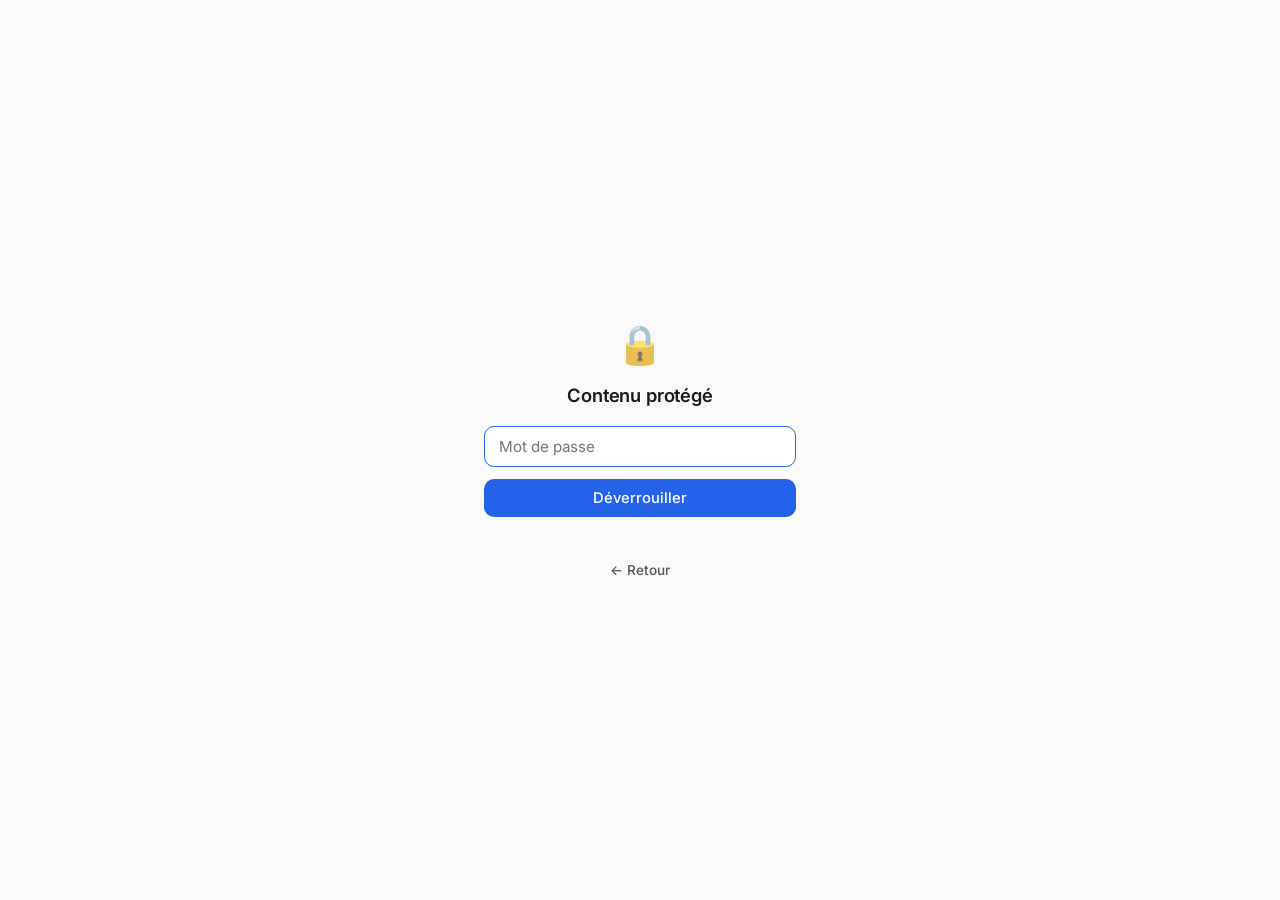
<file: post-perceptron.html>
<!DOCTYPE html>
<html lang="fr">
<head>
  <meta charset="UTF-8">
  <title>Accès protégé — Paul Dessaux</title>
  <meta name="viewport" content="width=device-width, initial-scale=1">
  <link href="https://fonts.googleapis.com/css2?family=Inter:wght@400;500;600;700&display=swap" rel="stylesheet">
  <style>
    *, *::before, *::after { box-sizing: border-box; }
    :root {
      --bg: #fafafa; --text: #1a1a1a; --text-secondary: #555;
      --accent: #2563eb; --accent-hover: #1d4ed8;
      --border: #e5e5e5; --radius: 10px;
    }
    body {
      margin: 0; padding: 0;
      font-family: 'Inter', -apple-system, BlinkMacSystemFont, "Segoe UI", Roboto, Helvetica, Arial, sans-serif;
      background: var(--bg); color: var(--text);
      display: flex; align-items: center; justify-content: center;
      min-height: 100vh;
      -webkit-font-smoothing: antialiased;
    }
    .lock-box {
      text-align: center; max-width: 360px; padding: 24px;
    }
    .lock-icon {
      font-size: 2.4rem; margin-bottom: 16px; opacity: 0.7;
    }
    .lock-box h1 {
      font-size: 1.15rem; font-weight: 600; margin: 0 0 20px;
      letter-spacing: -0.01em;
    }
    .lock-box input {
      width: 100%; padding: 10px 14px;
      border: 1px solid var(--border); border-radius: var(--radius);
      font-family: inherit; font-size: 0.95rem;
      outline: none; transition: border-color 0.15s;
      background: #fff;
    }
    .lock-box input:focus {
      border-color: var(--accent);
    }
    .lock-box button {
      margin-top: 12px; width: 100%; padding: 10px 0;
      background: var(--accent); color: #fff; border: none;
      border-radius: var(--radius); font-family: inherit;
      font-size: 0.92rem; font-weight: 500; cursor: pointer;
      transition: background 0.15s;
    }
    .lock-box button:hover {
      background: var(--accent-hover);
    }
    .error-msg {
      color: #dc2626; font-size: 0.82rem; margin-top: 10px;
      min-height: 1.2em;
    }
    .back-link {
      display: inline-block; margin-top: 20px;
      color: var(--text-secondary); text-decoration: none;
      font-size: 0.85rem; font-weight: 500;
      transition: color 0.15s;
    }
    .back-link:hover { color: var(--accent); }
  </style>
</head>
<body>
  <div class="lock-box">
    <div class="lock-icon">🔒</div>
    <h1>Contenu protégé</h1>
    <form id="unlock-form" autocomplete="off">
      <input type="password" id="pwd" placeholder="Mot de passe" autofocus>
      <button type="submit">Déverrouiller</button>
    </form>
    <div class="error-msg" id="err"></div>
    <a href="index.html" class="back-link">← Retour</a>
  </div>

  <script>
    const SALT = "d++Tmb7AvZehNijO3cH8EQ==";
    const IV = "QjTs48O7SN6fHWHr";
    const CT = "[base64]/egYT/[base64]/tRZ9esIlv/E5hnH16O/9d+2xdtNpiIMtykSy9r7EuozlootVonluctrjEUqgJOcBn7pt4L/kI0tcPGGBPfwa/VjzPlwQZ/ql6EqV+K4avJMcrhrCnTqDEjj8EFrVO6ktVMivRn3aXG2Rxo3hh04B3Tx/BPCmsycqrUqMfyY4R+ROLPD69ULfIxdTcL8x3v6eFCDor9c8+SQQf1VK+zMZQ80lb23Ii1n64miERNyJrKdlNOaQPgfx7pHg5bhFGddARhMhKv0HYDdNpwLdkF5ZmqB+2GOjddu+G3Awyj6J4SIOufGxQOh+DjlSYx80LLjCkeH81/fPizsSw1vojKQxVgK9M84M8JjZL59p6qEunv2R0DHJvTpArwwi0r2u0AZyH7ofO/3LSNJ71UD54D68pQp5kleFODJgRxeayEE5XgzwJ23N7/qDZ0kUNH+KV3YGtvDGFLfaBb9tItoQm8206U00wjFmkR0bHO9joCcc5Otc4PnSmcyAMiYuZIuPUF2CnB3WTHUw8fgZdSCiXgevaLgOQZab116i+ASwCHTIPVcTH9iAr8NnTvsVt7aw0ws/iXPhj5Z6pQswYrqRzuLV2HTKwLOhDK89R8jE1tKGh22FCaGUrVkjx4JkI0Xq7xwGOOmlxcezeyg1ApcMaaNof3wMfboQm2tV17v2/Y0ab98pUBLlbjahxqrDTUMPw9xcA9pLRmv0cR0/VpWkqisaZ0Eq5eXDzx982RWnNsU2s6P5Yuqqluzbx7A2Y0D3pzNQ39EaxI+R00i+elslPBqRED66yyPYCL0KLhGGPwCzVjMKI4OGgeO+sI/PxI+LsFBNHTVB+5U7Wfa7dUNCmqM5EtSiXO5fx0yhbdu2bnP+MYMgyh1EOkkyxnzBV457DC23x7AqKw8oaa2k04PqgGU28Gei++o0uBV+B2BS0gbTp3Iiij56U/3OTCymTILwcaJn6irUH9KSnpIkTJL/9KrntCEtjefrPERGq8gBeHSRyqajYFCpK7GHPxxB9KacZhWI/H0+KavKtiK/[base64]/0MIq1pE19gVJZLDj/7I/RlwtnLsTgncOUf40p5vNHFKy72cuuCd8KbXH0+6XCtBRx4SitFPbcx7d9q4JRT0HWkBNnZwTbOjFAZZswuypNgbc7GS+ZV3QqsA9I5rHN0WThOoOxd/5yGkwRfwGuKZNrMibRuUbS2gGEnYyzMg8yjF/[base64]/ZVz6Un1c0u+PyiuaJBkVIqVXECxR9PSgxj46wGcw4h8GdKrU56CGbzjSE01gN6A/m+8nhSYUtzPQj30ENezCf7Grw1O6ynvVcJCgNCKeDbIBcMapCpTsYl9AGAJ43rgWxu1e86ES8zvVbCQJ1Sji3SDFWj5iM+8lhQPBBsJ1ffwPVx3wvsQWIjf/8dAFB9mHOP+JEpcRHq3D1ma4YFrWpKzOunpUy4iMgLydE0z6JnYPAUX08O2bMpb6UFAwqOathFqTwXjxfIPxn7E6QOI0XFEB/3LczGw79syt3fp8668swZP831mcbXLH+tEDCPBDnXOc2fJrwu+NU0hyUUnJ4u6uMEu78Bxl/Ktb6CkMfGlyDGZxQOZk4GT0HIIgp96mLH3HEuSkKrWpaKexdKh06I5llOhkfAPC5ts+vQzch0GHb1R59cunhAXc2QPF0tSLZL8MxQKbk1/21w6aD1mSWSoV671a0D7gCd+s/HUyU5TVClaX46iF9N4tlxzZzBmO1Brawxl64Yt49fBNr/tHVf7mqbkgyvMHPxsTBJ9SSa+B5s+11bD530cK7L2ElZASKzm2LbfIavWm/GKytfvuKlmbTs5ydDPJgD+4vSNgEiYHsmbE85acaqUmgfWjPFqQRig1wi60KR6njbiKhKOmUeZCH12NytGRttaIBBGQC0jWgg0bTAQ0om7DRBCNFEJb8mXl90jaDYBeYEmOVHSR/A77ROlUlcTj57zY9IPePsQMok0+HGV+Fqkoj1j5vZ0av0OuJOrQmYp4VtgUTzZWYyq6cdU+4XOwI9hkcXSy7D/gqXTOFT/eYkow/AOo+A/L8zS9pUsMengIx0u8UTPkbzLhURjhqaywGc7F1Lf/I19E4tbfwWzEmE4zeVoFj4xpyz38iYgO1IWBhD9nDbHAfguIQT9t7Bc7qAif+sTF9EgKMAdaNXgWQs1Z9xsqlCX3cBv8BsQfxr1AE8kd8jbmGme1WjndKOAWdRzI6yctC8/UmLj07xyLgmU8lDowqmk6uLxzQ0qy/nOiHxhrsnnD9OVrjhfHDwqPqw/lg0Rob2I58iBFjHIz1q/+gwNgxO4EEtwp4b+zrToLS3RR8Fg2Fi/CQesjxkUm9xzS09fQv1ECMNHSfNNxSaDPN1J4V4nZ0X6KIoxCUnieJ50Ad++dGfqDLuZQ3q3EvswSi9ASG81T9NX6djOl4VmdFHwI47roLhfTw9ZV0jTw/YQAokuBz0ByeLifLMyCBKCN8fGW+pDJ2ubIfY1NOWQviyAEcCzgLGSGM04USgxWwbL3cqG+hvq/pUtGIT6rT4GH3i/5hdPWNGXkSe0muL3wZrXT0PdlD5DG1AHmjxEJ/ZnBveeNvoNofq1nE+x6CXshnLQddtV/hybE7gs0yhh6KDxxKRKWfNrSZn912zgtFP9KbR6o0dlXTKYipmSKmZrCpMRW+0lFUHVFmcNi+etGSth8Qj1Jk49RRO+WyGpD3jRzuePHY03YDXE0SsbOxL0zyikhvXMxEqZKGbGU7qfZg7LGN3oafs7gAwoXsi1U46DmzrW5CLOL2i/xG+F3CFntXYWZkMuarA1r1pgo/Vxp2nD5W2eRMFByixEz0hHmyjAuR9B//Z/BNVOoGfDPXB2XCDtn9lxLOh+CcOP84Vlm4Qrh/3yTEm0RroY7UrB91T9TzmY8RCGm7+oQWM+mdOBSk9eqBsKn+vNI11k1ezodPRJutpkg3kVowIj2MnG3vUzSJWUg/ktCCUq9dGKzsaxWlqVQVPxm6GE49HJ+Oe+0y83kIWbdaVPRByTp0o+e2HnNMR8mRl2OsoPeSggpzmRFl42BhHZHr2Po48IAryNYjF3wZMTcT3KfRs75feNL4dG0/[base64]/+X7JzOcKaDCoyf2MZmZXuVd2otSb4riNp9qeiU82Bj530qN8wSV3tEY/CiP+1sCWM2yUCXaKqFonW4LPqqJ3yeQWQ39SiAA/iRzcZRSLsB+LG0llIyQXoklmljXl4mhYerHuJQKWmdW/4vmH2g/xYLNYbjZdXbi/bP20E7fmms5Oyg5IUUGlM9k59loWfTyj9lU//lFd/T3BcqqfM9rTFYWyzhOgavM1MWs9I+oTXYFYAZ9F0W2RN8HXSRhih7SULxE5mEUbPjbm3FCdNVCrDA8ItucPQmsWZ2/uThzEo6dHocMjPu22FlaSRELKqVx3FpZtDvYfOMBeUNvPQfdxJPXSpxra0Yb4B5Ghamio+aK+qg2RFV8IroH1Ql0xrvFd/4VswrVeZUbdu4EvIYDHCc6tYVJ/M8792RYR+MSiOEzg4oePKi/lhxJhsuQteOhUiyXN5cMsNm2uRkvFjye0N/[base64]/qF+8ZL019/XCKAnA2ySDUDFMKYqywoD2Y2fUlAEiDN3dUbO7mXbD9TVwVEuUSbLtLUXZ48uVwup0ZdxstZ68OguTssv7nfJvssK8Tt/bTur0FkKwYo6AffUl2uhI7peetJe/UCVLqRsoykO2BUggzKcEoQcFF2kwB4IsuQZDHfoBs9ApCbdquB9bGqFXQ8PQHhUYNug22PUdicKLoYbOmx/JgehIugmqex7rHGny54WjqDTmGpQoNq7Se//8ynbFLCkSLClMzoG56qE0bwUTNo6FUIwnjdZxNRM/CWxUNUPa4Pv2T02yTWQhG7pTwepYvvzo69B7XgoKfYM5qNG2zQblH4k+RNrLCU7bbzGhTHYq1z7id+wL5ikqWjyjnnTb/yDJ+SD+9XgFMLPBv9cny/6ZZDgVVC2xFarZWhXcCqrJpWe5IjFXQHldKICqOOBUe/P4sfZl8VMnI0Ay1jEfPV74CBUwgF2614KSWzUkvOpI2H9QSPLpXJxDcXM1EdFg2KlJvTgQhg8/guf6fDw8H1pVqt46nrpsMjdljb1bie12nqCFP2NOtTxKt05mJ5Dq5xIAa2mQS7h22nkWlDe7j7xmmqpNN0Rzb4QhkyNFqqlLT84q3OoXL+kt4HhXcGJjBqhUAeuPM91O59+Mju7aZviOGJiJgj/ZI8+fjE7aUVXgvSkHnfT6kHux6GvPW1RxDDF5Wy3FJ8WQnGv/jmmui5HG705ZsCkAOTsZqq7qqsh2+qdpFSeLr2AYjcm/W/OA84mah+DPzfT+bVcSP2Cp0EmYH3guwscgL7njwdDZfbuwNZlZGPk+LxGp0poEWzE3Vze0FJycxl2YBThHhd2LFC4BtFH7O6+IIfdkWpB5oAp0X2hvVXFKZQfKqxac2FkU3SOCxknVqFYJZtWChmKyl8sYJj9Sip0TsZ/4gddc8+4dSGmFbmLiipniXAdJN9IVTai0TBydlCqscS4V6Q3bvUiKFYH8UTfi94Cui69XrLAIj7IQZF7hye8SMjMdoSYnZWuIQ3zB4lWff/CAsJdwb2oiaqyfVsbhxioKittpAii+cXasjUDU90op38Y1ki8Ar+CidoUilAf6vvOOWVVldS3RlkEofh3NXW6V8sse3LaXqufdCc2Lnd8MfH2AKlmP57sGx+ZvmPY7u+h162iF9WtL3txiRn3sOf2oenbk44tNS7V/GqruBYsNhu8Lav+0ha6OF//apfg6gi0PP0IH8OQ1BjUruB/RFN40hotrBi+BWCN5LUaJk/8skHvaWXW7cTJoMg83TiR1v+wo5pc038+TuU//QCv0PyUZ0ojRI61mbrvfvSKrrWYvQbdBRujX6awE22m5VAS2pdbtJ6fZvPGoiPefppi2AbLikjCxBHvVDyQuSnBWLqJagztYEYfRXrUhstHPi4FjMsWRb6WZN+DE0B+nY1jcA9BZHla4hgCfV/YEyirtqBWhaHHxbkUUXBWd14AI4cYZhj8RRUJ+ytbyVE0+xoxy0w7zgVhJojV4GMxcbKdXf7G5Xe9GpFD0W2G/HxRjzvKejkbkEIla8FeTVeQutmD9CZK6hqZeQPDPN5nIS17d0EesZP0fZDEqHeWLFA7EXhNYz9erKxENAvdnMEgC3wqpMbXSg6QXob0/A/DENulVVnmyckrIODCm7gDO0aXNXvaPG92cW8kF3sEXNGy2diQIFt2jqzIZ7s8xw6BlnkyDWUixFLaMZhxQzxlhv6AAMy2TQ+lhrnGrMeB5z1OrqaGRfqHWJC10kzz13Yeg45uvZYsELkayJFG1ngN2VsSVE9rNLpV8AEaUt6ApIso2sI9at69b2L/+YEbkhFxsmndtLwT2XXuyTmv0SkiP9ISdXwF3/TviNpGLDbr9OO+agX+AhanBLaYGEVQX5HGzwqLLC/LqKpxyjDVcScqam+mDizuJXWFl5ror68a4vqyBynvdXSEdAQgKTvICklt5VmliOT/bC92uAYhNY+UYKXawjMv2rEcyl5hRnygSAjPErjV/6DC8UupBa2k7YeozEfvK/9o3AJ5gEpQGDf0eSAb3HD1h8PacY4Fb5w9a8fnbvIBKlcFZH4KSG6DK22fr8npxEOLwzK13MA/YAeNCAGZOnxWG2MCX5o3eAC0nwd5pTgZ5DgWYgkSAu9oo5Y9JThxp+dUPvMlsSSuy8d6V+gpbmHAoa0++xAa/wUXVZIy4wn1p6sSU2PYhcEPilG1Dzr1AuNGZscg+J82MqtJftelF3yhbgkersW/e/C5VUkJO2MAw7p0tCKGLbrB1r8fbZDDga0ZsNYOoyLondlc0rR1ke2ktwbttOLqVA4suybcKjUuzPDnEWLDLrra2mneG+WbGU77HjYfGWJBe/823T/dTnMIeGQk8GTW1xfDerqex5eVVg9VKi27yvsbTUYLvFvOIf2MToGZN3B5gWSH8k/FH3ZhGCG4E8nmjPHJYnLVFxpVQnicy7r7yMFhCku/hAee+ZIE1AdcltCxKp0Mbg1sk/M1TIMZvfoHeeA0IEKrVbgRc0uRPv34kGnroApqFrbGc24lftjRF0Bq4E6/+F22TpRI6gYp/2hyNgnAGTFzN9CTK+FgADvIUoV8zP3FJyz/SdHT6fsWaWIhD1rrDVLabjg0aXvZNXRtIWMar9w8br3cSkczkQTrTtSfq2uSvvSmI1sqSOa+kj7w7TFY4N+UsVIetaXwpDvwJzXLKrnk8rrzKt4cCcDII5+FzMsv+YeT07n41Q7/wkLha4CpSsff6IjMbVlnd/806D2ojsUJJVFJ0Y2WbRTJjuO2lXFQnRWo+I+KcrOQR8DuRIrHriesZ1Z6pR25sY2e90cyBxLKI//Q7T1rFEsRY4nO2YnnwQYLK9PHZYpVvBwqmCxe4+Rz9mFGMmGHK/lPTVlK2fuB8SGf/b7wyMtxBXBo908hBiaXWy1lYuQ1k3/TXav8lYZr641I8FbhRvavoxp6RvgEuqREJqtKie1weK6dLn0bjJwqWFwxlwrCoD3RmcljmUuZjNo2Ss/PbOKqQktyNaBZ0pg+7ueIq44JvY90NjfjdRkGFppUKlHZz02lyX51DkTQEIjLEpAToY49qs3dxGWtuM/p50EsX4ABQaEm8vNHjAW0xRbAtwH0xVAeYvYAYecvlNfz0lcwaXEWQvJUMQG7jZvgX84WRDSQHs3SVfyYcq1GA25ingzK/+FXF/Nxx/lsu83ORRe6UDzaOJfSV+t0Kf6ECeADikIOSTbU6GyZFO7RsE7EZAeigJ0yfYCgcGME8BjEhbELf3sDGISPHl5/ZZaVdJdNtcauze/1Xep0ISZrQyLA59sWP2yYZAofgBwLGd45KCGiMeGrYHs9htakL9BV+9WsVaYH5e/xvH/5PTMnRyU/LrqrtmVY2cPyxRd8c9sV5kmeksk6EvA9Lfk9Tu0MnHJLuXQq2EmB1fOBWc9WXu0E7HyjbEgVHeh23isAqLuIPW0TFKVhsfLCF1H2AQWtgq8Uy2hlGjdDD6BNCs9n/eWQ2TSF1V3OHIgCxJgMvZCa64KRXkMJf/OubqT92xr1bHI1wTtVh4z6pU0l5c+tD33VweeOcytJBouXjLMKVGPSDE3y6IbULCpeyrQuVjORfTPAzfVc//0wpZyOY2lw5mGDb3rdRszGFT8hCOKnwMxX9z8uaf94BckBULGQmdvK9Un+6FxIHTmCfawh03/Nl9+07eZ5j8h+qSQfp990U3V8aVg5H6+UEL+f/CKgf82Y99UfrYvA8ZikpsQ5FHaqgYr7KgcDcI5CyCLQnoLFxHpjAQ30vhk5GPpxQOl2ohmyfrqx0My/2PAdm4O4hgoihpy0YOJ+iWUO7coPgq/je0RMvIWRDdutr5uquiBeAX9A0yZl3qlCUNrVhXkbaF+arkDjHLSrQ0IazXvhEy7ruCMTHLvjrZayVbPvVIgHNBBlbfG6i/bvrmcx5Lvi9jikY0l4uuUNshWiv0MAiX9hoowX2ZS6W62E4aPGfyos1TC0Em6F53FLVRetDsbhvbeCloM+qpZM4qLAm1WIoHvVzWYVOLFAvy+qc6Et50lruFU4fsdaxKKIXQ7/LSfJq4otrxYEKCaipFGMZBQ4Y+KNPEpy5Z2wG/T2GtAjmVC2J9YcS1WxFkgjcD/1wWHMUS3KFGerBSbUO/Di8Im4J30ArxhvXJYVBbcAT8uhpwes4ODCZjZ9XzICmWB/9gfF74fq7l1WH5Qu4V1GNooZtdN2FkFMQDDarjKFkOqKeCHURgiwDSy08debsmSPiwRD/gDuAetP9Pzoc81PJqbpqkzbbeJ0brGloWhcXgR4iZTqz3RqE7r/YIBiFi695SrXmDug8p+KJqdH5Ubcm9kZGsbMGgMuXhGJ4p1i51XHlMxR507ZSikWtlFcf54dH0y5na6kZdx6kRcAn97BLn8R8wcUAWA7QvMyJokr3LOkVGKZpr/dMQInhBCdd0+VnFch+K0ugltpCtBWDLqh98K+hDbF/BDi26FYsmccudwnuB1FJSwEwv8VNBTLMtJHRF4b+ZhT9VQqiYY0WjcNfQuqhmn5qyqRmX5QJRr2OwH0h0Fa76zO6r0we3ICt1UbmbfrXb8sKkcSo5J/[base64]/f3hd3dDQhBAZ+aQPvW2HlWHlH60+dWuIwiRDAS+Q9jALgQr8K+vHIu+FzfZEUb2cjhm2CHgajRSylSzNspV2VpqQ+kSSuvAQ5byk/oSSPXUfwckdOueGtWiTvIuqxMFnqeByMAIW5DnkTqxksESM/sw5P2tHx5Y8JNE82eIbnbV9rr3lMtabwF/EJB05oeNJNzhSjvvNcKKYt8Pw3UbLazCCRumatwUGCWqfj61QpMvGzTqq6neprIsqZ4+FCXXi7MAT7swTp7o1ZLRQ+40xTaFqldGkjSGNnxwVdYsCefYjn11hpLdTtWPRGyX4MIsLmEpG2FHj1fCQun4EPzc6w6JLY5rA0mIVOE0Euw57WMq0iB/hwq3Xy8tyfOM9JE8wyDDL/1NS395cjotCVLBJDBCF56Zw5pYC8n1y/bedygdKu/i73zm+y4rY+lTkhPy6K+/oQZ4PNiLbEXtvJs/3K8XobdF/NtpG+EsshTRusCBIPGAtFiWdAlUXzInVU3ax2LVhK04nMnjlsRPvr8fZucBuuBCgeL/QkFfWwt9TmcvP61YIRyZeRo4FTxQWSUqY7y6M2zowt2JtK28mECQDJtFNEUrVZWN8VJ6F9NgayT4dnZXGj8by3NwvYx6Xd/SyicnZ7rLzY0whtfahntOZiKwkVQfalzlxVpuPfm2c6yW+RqWYSFsbIUKZ5HdENXNKtPPe9NkwwmwjiLcRnF9VffNTRJ7IrLLwd4G+wd1zyIUn3jqlHIvwiKj6MRFaU2zk/tFr/bXN60k156g8zWZ/vSH1Wm+3kp+RabkSOFQXC0dMb29JwV8nf311xYdUP+grQt0iUTluG+9b8NeYEkqRY3AiJVwQdwdG1iRRdWaXJWJ6GDtpy7m6gp0Wn2kVQLfFDi7pEYJHxHjICefJLyqgsSCL191RS/yt30H3zyzKdlGkrUU0pl9B07rPrpRS+5IRf9UzKec48GLX0PWMdNNhPHhqrZ1nqUuoIHOlFXQ39ee5pnpN6ltlpHPoOQ71bIYoUZR1fU+y7gBA4Sr4eINOXFo7R9OV9BuaOIl+2CdUNtW75w0cY9jcexPKZ9v75UwFbQ2OFBqdsJhJ6G5S4v0/dCUfR/1fexQsMB9KKIWjS5wRbx312AcI1utdismUCQ/YeRfS+7RwtyJrMUWPuikUGY6ymSOlTM546TURjm0Gc9bKUKcr37jR0PeTv4lbRXOFLpSLcmN7RCvbhbVHWM+6DVj3ZiPpaiNA7IiH3/7im8eNiscsTHTY/dImbe3/v7/Wqr89acdThn/uEnLSVpwi7prMzymtsfTP6+3druS/R4E+ZafN10ICGcrk2+E54DaMWWvlF+ASQXwFg3kMMDacv+ep/aRXc4EQq1ZVs97xzs0S+Y1aNoA0kWe4hbKAIRWSBQceKWJ6yGi/je4hZO4vmmISmUA0+h7L5TXuVMDAbFuGA4z5cPHusiVi333ly/0WCHYfm/c6Cu7OHYZm32Z2oGNV1gwIc2IM6U7bZ3Vh7frBLpPj8hEcAtCkLXdzacrk6EOhr99yWqMfSsN6jQsj0mt/Zz/7Fb+4/ktRII/Nur+mZ2dIJADMWMYOY2DIn1W5SYR3HcundgU3wR93sP3sVjfO06SnmuoQV7V9n3kvd1aSjgBIitCIlplWe15meWPQW01K0UQ3LFk+LmwFcd0QGe+smN8xLgzR7COcw5bBT+mkuvSO2xAnSchlRr73VVDL84IJ/W+0o8dnHi7wZxIS4ubiNHHpQnJIPprckG6pwljDInnuVsTtM/gVzjxxQLDRDGADTTZFfegcgg3ZyJSPcwso61Cs8AwFaV/dxlIeS0xjEiULMlER4hW/1P6danVBqp5SGgsHStiHAGNM4tQuzseW+bQgcmo/sp6EbiBrP+93Bjqx4ZTXGBr4g2Yk0jjy5l5EZ81ZTBzh7k6n2eYc3O8wJUNmY78j77dxV2oydPi/csPcGsd76chI+bJ+rHpI7qTa4SmpjkPDeOa70v3lHEm6a8N9cFsbeTiyO2UrcK+S0G1d/wv9TgPUnqX41m0Ucf0l4uPMbmVJ8Vi3PajAMhFxKlSjy0WN+ZyY8DvHCIj/zJ422h/wtLnGCX530FlSYBZp+YXYw2FkD7/fTANMwxRe59UDvKbNwFde3T0xhHb1hMxzfEDgDs5E7tZdmrEhyAoMcqTVWmi1QqymCRLogxwMjGgkvWVHxJHTt+RCT1LtFhKlyzdbm2uSL4b8lRPH5rTnL0143F1h9pkHHWEa/9qq8yDo5Zl4etNImu0/1vfixByRel2b0c/H5XNNsfMpibvwDhUAMY6S6R42q6aEZdraHH+8ma5O4Qlt+oF9mm51uzQQV7n4y0F+4kmPnxGsgMmQlowBW/deJH2xOX9zpOVarVHp3nkOC55x0g9ji4mqLjVd4cs19kVUmUXFxRejSLP6g9k6b/hEayoaWffwg/4Xij4p8GPvwicYfWrNmMFl/ndXtDe+ThnJvdFTxnhhyVugePDkzh4TDSqShiYRF9cV97T732L1OPt6ZpcSvkIZCihy5Ke9DlOiwJ6RVCWdAA08VgdmRQrNMeYj5pUPq3YWNbbr8ro5i+14JLQX6JhWAin3HLy5Z0A3U2+Wxnd0cHXZrQc7ueCkmbfksW1zJqRZeu/VdXPZ8rThaOGLS2yvJ3S8R76l7uqZnNdrVheT+nEImHDiW4rmXbxqfDQ2cqV4chqIHbC04LH+xaHjZfAlYD5TBOSU8H+87SdpaQj7nsm8qAIkW+jfgU887KLyTB11dKNIYqr+3wewALMZnB9rf0XoEyad4lCaF4svsPUdvhLWqb9kF01q7mFi11ySIfgQO0qrP/CsCFVjBgk3T7k6iG/MO5Ix3zBNQBYCXoygnFiNzc3DCUMIbRnvz5H51y9JXJSMopysUlpe+BwnNM9ajeM8n5dYYR0197zlk8cgRBcAoxDSGFdfryFaA1U1sjhrEC/4qgcWGgAISk3JgFdhAxBjQDzHc6eNXm3J8Zvzd2ahRLYcG9daZYX4MOj1YqP/PPjyQVDQ+ZcH7QrplFXOqjPS7bDoy78N9O4+k8ds3vg6e5AX7DzGg7XW0zNUwNGYxX5g12PMEWHxe7beSz79LY3IDVUmz8I48uAOTrVaL9+Y0C8XCiymhHmSZ3Zwos5Hgcb+tpkMH82GbqopjlwwKQ+ZvJzQxPI7tZ7cntQXZuzPYblaa/3kTem9/9dbKl1mmvsCLtF1Gn9NpCYFI/ER/SwbcXthMzNk1fuiZ8BKm0jsMwTCAwDUolwjZ72YGCDCM7C2oUkJJuvgq9dOxQf0mDCsHxxQFt+SshQoON1V3lQxWBcVS7N0/eXkuuhusIwJWio29EYGiqgC8/kEpGJCo+Kyu1n16TX9LBx5aC8vtJAuagX+E8SRo1VHGAAF6jCJk2WbeRXu3h5pxGFEgy+VUqSMY8zehvSoodZX0E3PRGtQJ5Y1hV6whtmwugF/0pSfeYS9pAVBfxF/paLqGy/WmgiGzCnFfsfUuTrViiGN4OdsqxAeRUWsLj+/mzAW641ZAaSeNZ5Rvz87z4Qrasxf99iHuX+tzZLigQ+wjtBV/undaeV0IiArx8/ipttAZdeStEmOXmcEo+HtZPKgqpqZrfI+RCrjiiOHJyP/EZnYHNh/iyge3aoO8yCo1inaBF6UsZF08pcgY7bKLZ+TMxV1kFK0sz1aQy030vMypOa/ethY/hqcypt+Nydg/2wb7XOmlMPg3jokCQiSSSz1N9dCx62QDWRbAlJ6XddOKRwsNz9e+5WX5xWoH8ag/Fwzr3PyByi6XnCuCoYXg2wT/vIh0KVQe9XQHZAzw+bASlgIUUeZGUegq3YRbdCiUZ7NCLq1knR+O5WF5P+VZgYv1FbBrVNxbCTRhV/emtohs4s/d5q7WjTVXxFliOc0712p51DWHJzeUGGL+stNAt6nwQ2PlQryALJA5YWx3iJ0rbBxRPK4Dftbe5OAzUtZ1f2cy8SUpM+jjKJQC5HUYmVCZG406auUMcwp8gJENaxj0AgDzEgktZumSfeh1aQ2KE6oAyqN3Ke8YHabnbRbQj+rTIAER5W/esTZClCNt4ygXF0vOPVmndPlANL1mPSZT7Z5PBxzASTas6SmOddL4lGFpNlz+Dl1oQoNqQvjwpnxGZvB2IchHY+wLPf5u1h/nUPTTbRgCVRaCEf475RBbOVmulfeLPRkxUy8evj16lwTdYtJ0h3rVKxDWsLXj5giOH69e3HKbsIXtxUgksFD/[base64]/sDa/HMqawdLPbWd0T68A0yGXae3pPe06IKtv6I5rW+No3sasJbG7wsliV0Ri3Q+XS/7BlmMlh6uuu+pnE604S4plIrAagSKAUTDjD3trqVJrgPMejmjiPpnQdsU6eKTPk8glFuZpyt2jwDJhL/+eiozfUS+lBbfTZJtau9pJNc7dhfbLhuYtOcmlOuY1PEkD1xN6fdvaZMhu9PIOSULnuraBA71hugfg7o4gdlRicskIuGXq0hjd3zwuExDCINDlBRiBfU9lgNSH76LyKwMyqk4aysaro7xrhvCN0F2E34dTz+txw1SR0CPDtnEPGmWi+ri4gusAwmOFS/zr8MaRngP2Fbjwovg2AEvCFvf01Pj0E/NDBqBDMeB3OLlXclliJr1YCehEqkImq8/59rL5KWzzA5eQVgtcGIQ8LFA0MOMJPa8z3SUgdMv+G/jSOMcxX+BfSlZRQoopXRoOFN6a+m4cq/qmaX6NQ23i2SvKOttEecly66USmmhMcm1jDozOnrTPgDinnk31ZzuvImxaDh7U1aWJfBr3iRksTmkqmGaH6ka1Eqv7oVgTMnJbOuun5hbBjBilDKQvGDe+6UJSGl8ITWXBZDhuvgAlTFVupf/Ck0aBIPa2pTaZS1OsjwteQoNaLaF6HutW9nEsEa+y+dbCKe59F6EYJPGLr79AFvoOCwK2zZayxtGdiNrt82q/E1TzoST1wRhFPtbooyNmriBkNlVGWGxZhoaU9dI73OJy0DqkWnuwor1m65tQotHFmrW/OuVK9cI/Bc/GorzBnPkyymOFeDph9ULRuoknkr226al5wQFFubOrewqR9UG2bOPM+uSIOFF4Dk0WlQTWJfJrAUzKk4N/uENBr6tExIP7jOC9dnze1fCRUWweKlbbVWXSMKLBJ2RAslICbo742pK4KsVWVKjQjXt8YMw94cyXQPzRMbkqg84pFZw1KOHy4zRgaCoSrcHkOQhJql/Ebvvv1S3XPmjkF3Z6inrPWpDFZmKYgnYYbefqlbZPC6DVKgO/gt4P6JbVUNLUycpI5yH5W7yGQA14Uv3yem17CL/lqk2fSkk3uQYY/g2LOiIZzt2EJoUUQOnM8cGAy5W0iz15BfpCGNzD0rs1TQ5dl9nWdh2sy0owY990oYgarOpi6dTtNNjF51tRhnlJnafvQ5MdPN1rGqRdyy+OhcvnOxbTGHQ/GwRX/skihabqzQlFpvDCGQmdF/tX9RAOTWTJff+2tVxj2MmlI7WvFnYnWrA6Iw/IyPoTQNyDuAX1JehWnoxh9xckdmM3H7Ctxgb43Kmv/f4kwa87WRaMrYLtjsG9x9xlMjVQRQoyVZC04IGE+Vpes82i0cN4Cm4qta9/hFmKK5b9eCdpW4ejexmo/mcZsSUwNMoZmEXKAtJLLcBOln4S2UD6UfFZHsbELbz1MHvMh+zVkviMDGWRM55cEBY1ZvW0/qjqSp64QaNGZqlOW6kJqUaPytpiwYJhS0liuTWZphxwuplPJip5vS1EKNOts/18vx3nFm3y8jGwQ9FrTh7CN1mJ8Nq5iTpY/[base64]/QYuJY02s7X+QWUw/6ivAbCbPbXDCXVTrhGLQs5Ev1Q18Hm28LIUdHXllk93cJ6Y4z50l3zfOyeEoSJr486sYoh4/GlrT090RSQ+XUEWZblAaGyRY+HdhmFqSOdO3DRbZgJx6UfSPqrXHx+Ns+OXmv0MNWVk8/cnODW0HksjQg3/SwZ+MIueBJgRAKQOvUH7PSkMFEh3YLUZAaCkS86crF+pBm5T6Q32VzVp4Bof9yNF8bag/SoV8Y2ss0fqQKwDaBJF8v7tAJpsJEA5IE5Wo16REcw2uQnRHWD0RcOy2QMX2uv6auIF+q+43Oh/oxTo47MSDgB2VA/GLXTOtvsqPuF2VtRtYSU/dI3Tcbzv9jyW9qndh+V7k9ACpsK7BRB/VXRkThKcdIm4PQrbvu7ZB6DGfQ/hth0xujhQeXMpYeMdfuj1u2FOTazYK2BjUaT8FYh5HgRr3jdZRWdK3n8iHH1FoEnJPQwqib0Ay1+Gxnm+HsxTw1h880toq9FGaH1AdFN3PLB/cVbfyrmzRKbCfu2mp29P/9y/FH/l4P4J8iypc9dil4OaZCijNKxmKKpRkZ2kLCuMw+b/Y94lKkV9924qwBCj29CZ0nIAw/njKDmikhNkbWHmFwXjFdGvmt45npOFnQ4/nOpRqgkwWdo1Mwku1Q6xVmRHloq6d9zTYaxEYbjVFKc7gSc7DPfdvEXN2rW5G6epAV/uLBq2hRQ7J4h5OZu0YEeKqt/sDJ4VRwSqXwAe8GTEx20QTbo5rW+QH9z5N4fizn1o7vHqi9WkABw+YoADdjapvQNDDix2i57i7T86jDS9FvzEzD0Zp5FFv2asE4tg0CsRqPBPMDlD5Pb3vDGvmBVygpCXYrDwRLAP6TdoUOF+SSIM2b2/oOLWiXRxDziFLIM+fITPSdwMuhmsleFf0GQU3Ar4RlEE0z5+5z8u5ACcmat9KRF/[base64]/zk0FLMXwF4HbU5yDNuOGixpxdh/F4Nu/IfUfw8yRlc+3dCJbtS6IHL/gWw92VAMJpr7nz3E3F0as79AKJg4XarddVB0ip37F8Is8CSdG/70vtU/TMb+Fmoc4bpGFwv4ZU31NOcvrHPufmxCcCHjmOzgGyhKO8GPUvTOwLclLEF1wLNJkE6Zg9wJLtlUDWpg2EDoVG0ENngCJp4q8bcXA0SrJxh+gX3H9I8VcGQUFmGVkzzFVYX1LzDzJBoEOXGRqBTIaZoxbaHv8AT2lmdY/w46oHvc54fPc7ReUttv/JjWtypjZkIZT8VXvzwd8LwKNhxmc+ooKCOJacMv17pshMKs1cxo5AlnUNPkuzFRRpIgeNJs9+S2557W8Umbd2lgreTrVjRdNuERZ35v5j/xeZU3EOoCiVgmUDBpBpKGyNdmYOczSf2Y42q4IksXPgARuLfK4lc/22XXATPG84c+C422EOB67EhESaTKNFW80UeMA4e2yvi0eVj56UeNqsMlA1FgWYBnsKFcs+wBxL8ieFFPgUD6m60BPcdVC/7HfO5CaIcwsQ98h5X+k/giOvqGAthE5fYLEDGuyWRK/lXTNUv+FNlXLqZ9IVbRfH7aesfazVRGRmMQth4pb1ZVtndfsrCiDdMVRp6FWHVkYwLq0KuM3te7eBxNg+JazFeRndKeDuBRI6Re3rMO7dsY2JDD6eUPh85MFSXnJ2sY+MhXHm89Qu2jYFsQgI/grJdICMNW9mbfpuOF1yAIWthBnruDlwiDmXZXuE+La6+g8hJKcs0oaarWq2THV/1cwaQBtIQGpuPOxDDv/P3IYvcuDSUN9MK2AkYepA5/aDlY/JKGzHoPfytwamMH4uG8O/uQeTElNw65ayzotqhkV61MTrGn1MKDPekT8f2XDix8J9VtOJqconjTIANdviOWOSvXGyhEQ/U27HR2FClF17vzKzRsFIBDlyLponu6CU/Sxfq91Zg9rO1+cPWG7nnOD7C4+AidbWf26ytA3cLDrZ9cNLn0Lr27RScygp6S9iC4GWcrPxgPv8v9FaiFwdFlRdResaS9tWC909LZ1QN6Gks2Zt4HHNyqpUD1tZSHEaCGzJZwKq5/wqCBNfQR5yK9cqU8qdx56+lgnYh/8D42GSmIL6X4W9L64qhNrZslSHr3tc9dkvF3J95OozvZvZgGSHviw1QOWsPRqu7oxQNLkH21M0d++52b8H7iso2mOjHlBYUoieZW/azWSVVT51D5JyAV6sVvnJR+jjzM9DXBicWhbbsS7adUAm5hNbiARwGepA4mw/NzmKkpnvxrmxgqQed7e2DkFamLsTLIy7wsKBE+tEYhpRRJEXMHWnHQ=";

    function b64ToBytes(b64) {
      const bin = atob(b64);
      const bytes = new Uint8Array(bin.length);
      for (let i = 0; i < bin.length; i++) bytes[i] = bin.charCodeAt(i);
      return bytes;
    }

    document.getElementById("unlock-form").addEventListener("submit", async (e) => {
      e.preventDefault();
      const pwd = document.getElementById("pwd").value;
      const errEl = document.getElementById("err");
      errEl.textContent = "";

      try {
        const enc = new TextEncoder();
        const keyMaterial = await crypto.subtle.importKey(
          "raw", enc.encode(pwd), "PBKDF2", false, ["deriveKey"]
        );
        const key = await crypto.subtle.deriveKey(
          { name: "PBKDF2", salt: b64ToBytes(SALT), iterations: 100000, hash: "SHA-256" },
          keyMaterial,
          { name: "AES-GCM", length: 256 },
          false,
          ["decrypt"]
        );
        const decrypted = await crypto.subtle.decrypt(
          { name: "AES-GCM", iv: b64ToBytes(IV) },
          key,
          b64ToBytes(CT)
        );
        const html = new TextDecoder().decode(decrypted);
        document.open();
        document.write(html);
        document.close();
      } catch (ex) {
        errEl.textContent = "Mot de passe incorrect.";
        document.getElementById("pwd").value = "";
        document.getElementById("pwd").focus();
      }
    });
  </script>
</body>
</html>
</file>
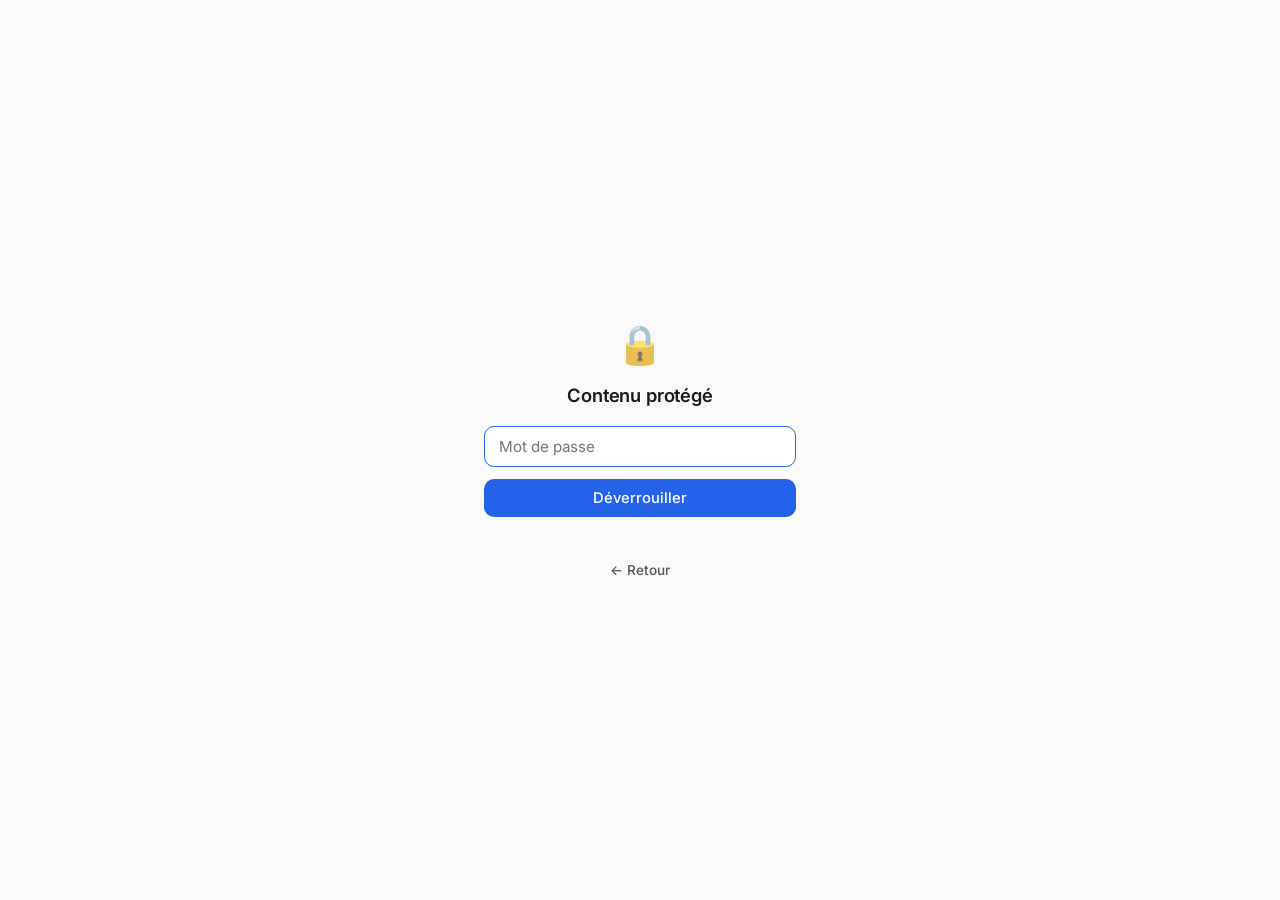
<file: post-powerpc-68k.html>
<!DOCTYPE html>
<html lang="fr">
<head>
  <meta charset="UTF-8">
  <title>Accès protégé — Paul Dessaux</title>
  <meta name="viewport" content="width=device-width, initial-scale=1">
  <link href="https://fonts.googleapis.com/css2?family=Inter:wght@400;500;600;700&display=swap" rel="stylesheet">
  <style>
    *, *::before, *::after { box-sizing: border-box; }
    :root {
      --bg: #fafafa; --text: #1a1a1a; --text-secondary: #555;
      --accent: #2563eb; --accent-hover: #1d4ed8;
      --border: #e5e5e5; --radius: 10px;
    }
    body {
      margin: 0; padding: 0;
      font-family: 'Inter', -apple-system, BlinkMacSystemFont, "Segoe UI", Roboto, Helvetica, Arial, sans-serif;
      background: var(--bg); color: var(--text);
      display: flex; align-items: center; justify-content: center;
      min-height: 100vh;
      -webkit-font-smoothing: antialiased;
    }
    .lock-box {
      text-align: center; max-width: 360px; padding: 24px;
    }
    .lock-icon {
      font-size: 2.4rem; margin-bottom: 16px; opacity: 0.7;
    }
    .lock-box h1 {
      font-size: 1.15rem; font-weight: 600; margin: 0 0 20px;
      letter-spacing: -0.01em;
    }
    .lock-box input {
      width: 100%; padding: 10px 14px;
      border: 1px solid var(--border); border-radius: var(--radius);
      font-family: inherit; font-size: 0.95rem;
      outline: none; transition: border-color 0.15s;
      background: #fff;
    }
    .lock-box input:focus {
      border-color: var(--accent);
    }
    .lock-box button {
      margin-top: 12px; width: 100%; padding: 10px 0;
      background: var(--accent); color: #fff; border: none;
      border-radius: var(--radius); font-family: inherit;
      font-size: 0.92rem; font-weight: 500; cursor: pointer;
      transition: background 0.15s;
    }
    .lock-box button:hover {
      background: var(--accent-hover);
    }
    .error-msg {
      color: #dc2626; font-size: 0.82rem; margin-top: 10px;
      min-height: 1.2em;
    }
    .back-link {
      display: inline-block; margin-top: 20px;
      color: var(--text-secondary); text-decoration: none;
      font-size: 0.85rem; font-weight: 500;
      transition: color 0.15s;
    }
    .back-link:hover { color: var(--accent); }
  </style>
</head>
<body>
  <div class="lock-box">
    <div class="lock-icon">🔒</div>
    <h1>Contenu protégé</h1>
    <form id="unlock-form" autocomplete="off">
      <input type="password" id="pwd" placeholder="Mot de passe" autofocus>
      <button type="submit">Déverrouiller</button>
    </form>
    <div class="error-msg" id="err"></div>
    <a href="index.html" class="back-link">← Retour</a>
  </div>

  <script>
    const SALT = "/YJLeb7Ay0q8id1TIgoeAg==";
    const IV = "ymwE7a1Ubajc04P8";
    const CT = "fPpUCaaRMMvXeceTqWbMWLnwYIE0aH+tfjOHFS155vuTnGwrWOsURfZocyNzoDEVxhoTIaW5WcvT0KEW8Aene9zoTHAnFOSWkwMt4vwdFVXXS+geKNxdBkMv6JoPL27kgyZIKbWEe6S87HoDk0dV4Jt/OEQtJmKA7XnZph8PmQOpu9gM9N88N/4SQ7MTbMdDCBtRMQb4qWK5hqQLyS6vCkk1e0aryqt+Bmp+cFo7S8AF+g0wJ4h+ePJB5D3nVohUIIr6XNZsSum7icij0FO1ppH1waCxVWR3nkuYAxQTxSl9n5imFa/vPeb5FttKXf+GLKbKwOgceEbir0XLcw6/71wm1FN/hKtLB7/FUaRLR7L1JzHCd9RuZBMBEyvs7FJTDQEE3z8sto45mWfviGtugfC8OCKkiXAaoXCK/kGTG6qVNozF70wqvqSL4tssUYVLxu3yEEs/nnMeJDz6xBfsPcoJJk0oFoLOPaUiTe6tnGiZxlz3r7aKiEjsEVpSenbaoi/Za2Xj7OLyXOP/OFs8fX5xq9CMi2ZGtYX+3HsIWB3/vSJql0UZE4PIeDh4l4bvFpMsgRU/tGMbfz8X7W8aUkGpSO1mxDYor3AWn5Djm30i87wHr0q0XQdBOFDBI/NPbiWofGYrViiMYxI/vm3KWYcVau9W/u4lEWMIfL6mV1yPzSXJgzQ/WTI73IjvLCZPKprTdvL9e0WvRgBEt2vaLitI90n2Lp/lArfwtsBcuczOel4vMfOtpeHw3srGK9uGk+e7WKOmuf3WmLUPhSa1sD7IoJtFeOuyNf0evHqeHB5i7vSnW8gntiutHhSiELgvDxdPCO0Jk0u6wGMAgN2LCeK2xbjIexvbD9oSY2Vb6e/+jyLbVmoArjtE4XRY8dWWgj0tTrrfPCNSkHpuAPCxekjmVAsO95DgMFAcf+a/eTI++jVfV5/woDJIHA2MnwqOXfM7/QImTxFCM4h0OMixW9HqbayUY8RQ+/Mi2tz4Yp4iPT23e72iWQwLF6O0oZZlH42NFv1rtNJyYysofSbg6JWILp7NTuWdzP/dML5IYJLyaSuQ6NTZbTARaMBk4x8+3DBea3q2ki9DxrNgGgrEZmFMSFoHfQfK3QS9pL40L80vTuK6U0BRISLsmTy5Ahb9315K1Q3AcIDePHDDa46HLJ0WxgCUyyf36czhcsgFvU6iMMcZQxqNJn09ocvLQmcnY+/fcyd8+JZ368COj7gq9MeHKG4oJTpCdF+EAoiqYbFdWBZRr2R+Rlb2QAYbZI3TeXA3Z7EPJ/KBHUHbFyqS6jKEK+rxNcoQ39NxQ/sLXNkrxt+kTQP5zO/LFLw+upa+rK2yguxcm3xgtUov/gW4FDOUb9goB4cDZJLPKIhnuGSV6E7AeguMqv1kXnXLVsZfVAOIy8J35gnAb/C91EcbsMdlQpVpg2E2D3RyKojXtBXriI75SdkFLH2YUcfv3gIYzlgnj9UoBtry4y4O+/vbtnTp4Tjg8OM6qG4cX4SxdF7yzmO2NdKvTJ59wnr5UrIBxxuWT79+FRsJX8eYFSZVSm8WtrKile/9jLm5G5X/ef6Iv5cUANRLiT95WC6sSiECmJeqXTSPINrbYWCCmJ2+JkefDwe8mSy/QWlDC4sEdZt9t8VseSVI8zVXO4i1/chr3BFwGtWs1jQBqQWp5NZe6WoPS9hUSQY/bLDJXKgyvSF/ceNzACxfVaf62vYm+0rEWHGYDBKi7qT9J7ayg7euvbFusxJUY5oVlFZaHgWsss8g+sEXp+KtUvpWdiGHQ8JG+1Y5lLs4E6e8o+/iVJ0AJChHVpeBlXkNKNdk82cqWY2dRNoxBoDv2p6Niu6slEfB7Gzx54DAu8o43JdSd5gZfsakTNfQXB4TGu6jV9oQRrpvro3c7R5tapgSChZWWfULqjc1lIjC3i6L0hhsfELOaWpDg9iQbC2qUtYfQjZPg8etBN9g9PwUIJtXoJLcE6mj38cE/mte/N4utFeCMUCv+2HXXwNHMuYSuVkLKdj7oocwXd+sgoeuFf8thvbzW1IGZKeXMzwcUo0u7JA5vOXTJdQ6irc7papvV620FOy7ugXpDoR4QG7xL9q5mxTcm/dq7dLez30jo03n6jRjJt4vjMm5e9EKU9kgOxg2LsirFFu8ggN8NuKiGvG5ht7bG/jgfupbKLzxokXj3Y3KuTHGQdOUKziVR9QDokhSz6AeDc/TvA1e/s5pT9k2msps4FeSLZkEq1PYRoj1kQ55r1x6JVQgNtPEiwk/7yfkcyEFkdIdI6ZZXWdq5XL5gyDGBnCBHob7N5pgr1jtXOsSgoh1Xl4e0iJAxwIKggYm+mkFe+1xued9Z6TuEL5HA6FbIjgazuqgC93AObqjTRoc5vV45GUy8g2u8pvTj3metEn+YJ2+CcAAQfgDu2qM/GfTkKE4fwXZo42/aHM0rV78eFStCZAILVrCHeugHYEM6YdTGggpSdKjC/fotsGOCAvl/7fve0eZlp7FTuIy9hknsSQkHNTAki38HJ7ClLW2Zz0NHPOcK5bidudxTrGdDXz1n8BypOUCDq5z2dR5ySV2+nW8AfBj3yfbkuro9Dptbt0bHMrutz/9ah8rtmbg2FMKxl30EKgLqs0kr10CIoVP2obF6En7EyGHtXA5IucEIzaf8wEsmbCX3SWzEq5Elim6m5rtJHrs69oJYmYlgOIljA/uVnqFUqSrT5f/[base64]/gYxhkOMWoLF3yEq7td1eUsbOEe41eb/nUKPoDbzXowdZ13lYE+DjOgkJ/ezJxLfOG936fLvPom3lx2y4+My5dSDIbNdEXJp1sQP2YYnJpyFGIO6rt0xDiSdbRKQg/hjatSXEC4MhpFubRYNrGjGAoNWsuwtbTITgDEpblkJjU0MqxDLNTKk9d7tIfeWlG+MlNMlP497p5K8F1Ezzczjr6d7O0mGzE/poHfQ/T1FjIE4rqqS5oXQBugKNBjILzvK9rs4Xpx+Ty4bqDaXu/pCtZsSXIV6dA1s1Ba024vU2jDOI+FX61pGzBynJuOT9C+Rbb4egCbZpmddDYu6yg+GO37+dkpKiE5dVqPxsNZGY51eQnTP1rXZJCm91f3FIU/cTJZjDtfVzYJuMyN7WXih5eqMEnfu//AnL0UMMZ95oYuWXCDnJUvMK+TcYka1amX1vWyzANxdXTD6UXhTuuWxXopA/HeLA+wVfDWFXHoN/jfzDLG7Jx2HPdIB83GK01J3uSjxG0c7qCRpZlxNT0suMOrpOXbSwsEkrcp20zYfZNf9oetEEdw2xkOSTYj8fFDjm5FlXhk479f3UWUwsld3evNXHrdleTrnRlSR6OkkAYax5xpffi6dU8XlA43icANsj/OonsSDpeN6wN/DdfaWgD091UX6lMBoq5vpZjkKhk/EQP3WQMUAF4Jbu4SA2TUM7PruwdqEzI4seC/ksMDZiv0veflYv1T2E62itdcessFBqoxkK5XLh8VmNKvLmaEQV3x479MZfzASoLC/+D3n0SVQgDO7mjdj69YofoiCmgSuPelqMmsPi8QZrugCSC4udYsP18tee1Y7NCej+yxJxc1pm/YSPSIrhPrnQpRitwtJjiH6FoBs7lxv/6fAN9SOm/vOWQo1oxE4MB341A960CltMgKlOlqj/EPIbr9heLZk6TSBxDKYnz1bVhp7ppRFp2/8061AyQsNb8wkSpApy9KAIWoENhNTSx4OtUJ0ghxjG6XyJrppuDozf81dY3yjQ+Wg6FeNYzsOskY44tXpihE2PVvwV/[base64]/WbIpm++YJQI55roFprhVGzLoB44Ktrs0oN8E02oDCODGPgQAo8yRV27lIgz91g8yNZfY7cdf10j8seFbBSBX0r0HwaNzwXCpQbs30sNeLX04lxYsAWwMIGe30YSiJLJo7sk9l/UgRRtoGaD8udQ37VyV3alc39tXjiWoMJs8+sqYEToyuw8jWq20LaN0uEUcjcyla/D6rn89JmDQ1zaonfmn+5aEbpSd5+Uv8VRMHGrQQ9wGRTRqpqZRcI4/L0V0GFqCRxm1T3BJdt/NrDdr0waX+Ct5eBxC0mznVqyOjhzd5q+IK7Gn1xuUGEAjJIXRoxGqDNfiyDMZ7x7fcmbEud6+3JXYev2wN13wLxyi9GHBA1gAV6yImQELrQuxaNE7m5jTu7EquZrVYY4sIvIAtN7bx16Pl5JFJpMjU63LMunHLCXtsZ8FhDIrh8KKinhbGIhxThZO0auaBh/GP5amg+glLwIz4nOss8UYpIUZIiAyCHZ4iEMAtUnNZslk47ZbGQ9fRzY6BlfLgEtFwf89iwBQ1FKbs2pvDPnae7qk9hMFpLNK2A6pIq7MxBZz2owLMZL/Xp47P+K6n5USMqnU1FzlylSdOql/6QsnaaKd+4cCNkB4LmsVAgsocQCW3o+7y9BCf0j+hbBRH1hxXfrAEhJeuPXXnMjL5Yr67qfMDtxY0OmBvS6DpOoIYhiN2bw6rofx7DBazfGkChVLRuY1OthqS6IrcnUM8PbL71fmuc9vO6yNtzsMgz1+aAYE0PuHna1Wvd7ty5asBONqpPqc+7mpUQgA/UbsGTWw/2mCo+mdT5bqZ8YBAjCC6xgZE5WpHgpU7o3v9+3zzKzb52eqlB6MeomGZ1vhWedq9dWazrTjCwSeDh2HFnsqddaLxw+u0AlkKdKG+2dzkfSSkgA+oinZf5ySF4AcMfCe1ej4vNZn4L2CHeTiePecmP+W/U9hPa50aj+RkyJKxTgrZwJ/zbulpAp516aqUM7qNijVBO2bcgx0/kB5iDfdIYPX7tDlEQ4OosApXdfRU1paK+hTRCuS8Feh9+VumoxDTJE37abKVJi6CjXVLBNdF8IPp50suIHRg/RBCekQL8DPfBZdnyAzKA/[base64]/du7ua06Rgou897VshXkS+NJTSCDVpvtkY6IsmDFtgWLH///tuCUq+Gt/TLIO09v7fqzgMFJ7LlWJppj4qB4RworIFrhxKUOJdsMTArhQwz5D2Ig34vvaP8Y4WvULegkpmdl3/D65CP24suGWUDtUGGNSUCJ8Gp+mxgyQ2dzn+EWdU1hYra78WRxCv5rL0GDO5/5pzBeKOvxWQ8ENUfoUNLy+KETeGZMbgadYzdKwO4CUoHl4+E1r+wxYSwqVcFHSvNbyxDjdg0j16mEjZW1JJB5ls9R32h7K6AyB4dbnXXtIf7/rxUxym8+LBaQN9djtEqVd7AmyY4vxKh5cSm/2mZcpHlyfeBZEJargaHOkJb1Ks8oU0qUylsHgmCkRorFITJl4dtu3Ln2Iy/6JrojVeW8Pq+M/R3r6zGZ32TA1zTdvs9ccAgl2i95H8gyc8ehbgfQ1AUIHNQLzvON82Ds4UD8JzJBAdaUFCJGnvrtDugIfsZgmrmrhwcPACiP9jEQVgwLIBClcrHRM71ap9tDQRKm7vdJC3oNSVo4DVW/v+b1lncZUkSiri7aOVycVkJsctuxa1b3a896rf/kYrsAyTxAl5/6Vy5fncYS4Dckx1RYBKOAzCSni4VyJiubt0efdSy54LcJtffBGt94jXlb5xmleO8DQfwRzsQKUPCJ2Em0cyJqk0fy5kEsD1KJfgXFLUXgYOSHmyusqmzF6i3+FtKSRuu9t68w2TC76NK46EZw0T0Lx/tJormbTU8CfLpWdAmHvmgf0iT7AbxgqDC6YzvmLbZgN7438z6yufMZ5UgaH4SS+YcgwJzfgT0bwqRNyB1dEyzai17+D/H7ssyk7kwRhP000SVFf8bqiCRa6122cSeaDFiA9mRIUVWCqipugE7rUvfsxBwLMXgfjsMyIPZKTswt2VErjGsOAVGi2KtUm6yjwitEdoLByS87TpUvUygXKSxTk/q4Gg1Z24g3VhRu18s6qTj2fSKLkAMccXZ6b1A2wSozvd0sTq9MJS/0XAyWUiHehvBagE7fnOT46o4NHWV86Rpfbsfg1AV/EBc0r1MykAxjfo4baNCJs6MNzcqh1oQ/LMHNYG5NZg/1LXpnaIZ05q731eT6aJIdJi1q71RtDH99shNqVh4onqZJ8UrbH9sFjAWre/rn2Nu8RGg4QwO/M/yctZilQcEh747w+86Ee+HPwwVGpXnMDa4eV/742GjcfGcJbFVMQUDd0Svevx4Q+HaF309Ox/SRth6/x6a4PUsDZoZC8DkZ8mFEsNOfpuJmjrmv5VGMSLVG2GcGL5kinNMwyXcus9Q86lamt7kd2+Qey5AhLUg24d/OHuKBEU0eHYfdABWXVJDcK950COQxUdnLXjJH4fDt/fcP6pA4v4KXwoMQ0qcD+xwVB+pUgElRet1hRNamTTiZXf3X11212blg2RFiproajGnMGYqZHMRMWR6OSg8oeSDJo/ur8sequCiTz1XR3up3zMv8zf2R5EtRDoaO7fOTdRddUBG6Rnk+HtkLDvSd1tG1tbih+NX60i1l3pENmb/Ov2PsQsoYvyZwREiYX9gpLLmG+kxzt2PLG6x3C04KpphwWwUDBdKOBn25RtVp5Td+ltfRmLX1h+8JWP4yqjmo4W4rTp9vBgnvK5fLqHHRmCtrpO5NjWAOKqSTpwOuJCJsL++GqrmEONJWYnA4uz13okc2hEtMwdui8FFOw9fZwd6/NQjtmPrc3CaClINau9N0hrkaicUvUUOZYeWP0sO59f6OTeMZUHDuTprOTDAuMuTYg+KCcj3ILOc1U3p9zXc/e9ffYs9Ck9DO/EPoVH+PQ0lJZWvtmAZ9uO1PcbdIroKSrDje0waq5FdQZ2IsIu0DK/UILmwc4V/4sprvU3CjtNvluN5cCJNcay5niNNuofPdc2zi94XPqenR5imaaUn1zfWZS2AWKNXZ1yqDlyAoUCKp3ehLez7/tJVuuZodI+g8w+ksVWUylo7NPy08sOPm4TK+497mWSttZ06Z6YpIe1/F4k5bhvyLoJCAViPZQyvLp9ssL/8dxSEMSDq1nYU7E0F3lXjnIUW2sd9ctikpqU7s9/16zV1pPt+G9uOpzU+eJ/[base64]/YZqCxmftGtRDpk7vPs92/lq3ymGrN3u4t+PGkpvrpIdT3t3YgW/0x+sCsxQ0uqi3ORBWQpfgfQKqtCLsJPdNDSC77m4Ce/67iTC2Mym6tFYIzKKxjCmMMcmOnCwKfy6zYxD0JrCDryKARlhvOyDSToXXK9bXuTd9ZgSEgLsMTocSaq+EevhH5A+XgPRsViTlHUAEPJ5d+6ItDodrLOEZmRmjW4/mhqtAetn48vi+hBqkWCKcsyuCg0ObiaYuP2zZRv5YpX4KUOaBK1vMsOsZ2XXoHIBxje58SClWIpGHUUGCZ2/bQla51WEQRemBWB6UCgK0HrjVG4iv//JE13LnetBoQsZ90NWMxuZAUL50f0eSUb6jqLf95Px0kRm5Ba8K0usScrYSwd2NQPuUUcoWxhA3cflfaRgx9BuF6/c/f0uMdhEb5c6Em65OWeUUj72taFb2qS7eHCoZ5iqEqytZsbZ2QVBv7351+4uAhHSp4TaFH7VjCQBlfK1yrTNwaSOr8EOzbWNY/XnEyfiSfZc76PKOOAiLgfXSmrTcX590Tz7fxmTwNk9EHZtLElqCPXpjeGC0ZeGe325ff8sUliEQXHvY8+2jfSDBCL9mv5tQx6iynbnjm1mjzPaoZGqTQGX6/tinDR6J1cvvTEZjJOgfSNHKgKMwMiNZnLaiXYjwQ10KaALjPypC8Os3W1r3QeExdeHpDmV/xfYMwghd6Y9UnkW5Q9h+1lEYQrH9AQSpqwZAmItPEoEEm0bDm1A/pujv6SsYk7PWpqqkknYceuJAkv4kP2LlTOJledFAqFB3YgxZV/x/SuRJsH1SeLXwvLgC1PTIBMUM5tT//lxrF0J7caepZ0iglfF9VCSAx22jBl+E6NwN+6iECrQLo4zgdtldKWD6+//GiM/VsX4SOR3B7+tneGOJwsfV5Wp1dXZ7cNrwxGmZhXwUuFOkBJketK/HJLLfU2e1u2yE/Br3kPkUGqhn4HJ04EopK1h7eTA1ZvUzRhjYjhIh+dDCvbVApcYFNTL5Xvl7KgyQw1GqPvkIyVu4UJmPiuDxbGf82/PYqEg12VBtnvKyabtF5jyXf1QRzji05MFAzBoS4+sXvl5mcHxYrqftIEFpuDCTUWoI/O4/6VLj6ztToVRq6Adgnog2FECh1vUAiY8XD4Vnv4nfczELCgKpTd5v8+kr443JC/Ne8x7jfv9ISDDYVgYPOpMvG5LHRKe31/4qlxLzU6lmZ9T4dI6fDqo8lbcS9EV3JtsC5WkvhBmVHO0G5k94t7j//hWSpy3zgZkIuRYby/qwLl30nC6kCPDWyoq3r3m5sUFGBcKigDq+fbxXNAkGoX03aeuokpT7Tw/Ns7sPK7l6DaX54H7cYuHjtO7zwe3uKVGVt17hGCmNte2wjYqsJ+Ih+WluHEj5Zkfyrdqh1h/3ZbQvBsgvTbZ/p3ZVqFhBws3iYtNyJRd1mRGgEkSSgi8lzOGcKBzZ8/lK+Ekvy4cdBwLaSEB1ah2bKyzEphGJH1Vupsp2bvWzEXA//49mM7PBr5B3HqKswYJ5pD5ebpYOF6naniWhT3bpVhX+XR8wM6HyzV99TrQbVE4xWAzWAf/QqOWRcBI1h7zEyecUqoi0Hwyuu2OFDWiQzv0LIKBcLS8DgFChxcl/qXs74okLS8JMPcf+HbF/5rxKnxV+e61sB9OkEqEuNVqWr/sIDMGAWZiQXxyXSoM5QYroq7z98WopZY5oIg9qo264kgRX/wfRJxzRYQ9GvdLKymVuR1LlVq4HgGZn30R1pPMpk/g0TdrI1dMbAOWJnc07vsUvpnYK0IFTcxGMpONpSkoviUUBuKXbjqg1Wqv9WG4+ZyNSmIlAaHFC8hPt9z37N691xu67L+7c/bIACBayi2KeBPdKOXEbhxn+I3kR56Pj952QcAtmI+XjZEev7sFGkrcNSIEiDHxTAiLvpYpX1KxcV7BzFOO123T8rfnAVX8HZIljM7DvQ/HvkSBCLYn68vEqac+3Aet/FhlcEgSfIKMwMkenzVsFiMYD3F8FXqbcY6AUU/7eiJ6iMpwOIoGNu/9fZNWt8sOEKutMcThqLzGgHlNt4pqfsYP07o8RjEq8avT/0GUymDWK0BJIrBWUu/[base64]/xqp/PX0U8J9PPDKiDoPiMJgnmcrG32PNOi9UeFGSRfq3Ez9Qg7HhNuQapvvFDQ2RWIleO8ansaOfvoRDii/3zIGnUm2GXMILukM5K5xugzzWJJ8NS2M6JhNyVfU77aCiGlyr4Tthn2S1Ym9lapok7WXvur+8JfUFU52QAJ/Ut914eciHzmIcYG34wVXHYrpZRU+k3utO/RsZBjVCl/YUsdc4md2JimKBTowzlqyJ5QTOhV4Z6liC60WFxb72VMBo28xbBDvXNpn622x/9RR6iEd+XQ2s6kLNQwL/pwc1WtRO5hWpQgVwO2qMz9I4l/Md7nk9WxiV3mHMglEbhxYAZ/5+dZkvGOLF7lkXsfoxgE8KTVfkFpTVJa+Q//Xpi7FzaJ3syedjd1Dn/YbU8ru9gPveNJpoidKDLUMWISN2Yk37/0+RKHy2npKUaOfPxEebUUkpIA9gm8vwksBIa1UW9dBDkgd6+3LzC5nKNRFm0fGKFHZX4W0EL01JgOlRi4ZcdVd5fnV5mngdsVvlLobY4OQp9led1XCzsDcsN/HDxRTZz9qlMG4ZKA4pScLoscfXvtBwbe42UXct5D/qXDzATGtu9U3EWivkIJENG2/BzrzMsgMFixKoUdM+nYnzmB4VTGs3idZ9PxtRfcgSOg7eIIm8bvWiMzm7qZuJQDpWYkkGVAJpTVh9Ermgw8g4tliE5rWrOj/ytIHDNmUfla2xZLM7+C/RD1foznyVf33wRQDBmrWJDKImJc3rj3QnhKqdhDbxS5DJjBgYCP1KTZw4B8GzIa0UddtiXmHVQXVDDSZ4tmvAqqRXOl+B07PZlZ3pLESS8vjislSvhOkvlvpKSAMOd1PJFuN5zHRv1xNuYf1TLD7j1ZyRh7EWYZHMVUswZdw7xCJVRR83/MzaHyyGbfl1bWc79y96uUVO77gz8AHLKg4RkdV+simcnp2AiBZDQlI23oI7Xjrp9c3WpBCjyfDZMmyo7Bbm/Lo74Dail1EhvKVii/nUr1q+cobWzxdLTCodGnBOOVGY+xyX/ixAs0OHv7pUgqJ7UBSsaNExTOcWi77EF3HhOlCg5JwS+BqoBVAFD00m2iZ71DJPBPlWIdxvV//UgCpDAmOoHDtrrUAoWQsK+ot+SzmtpbUyRZ2hGCShVGG6hBr85Fo9F+OTE5tu+yyL9pkOOz/sqLQgUSgUE3d5G+ceOdTfsuxZBAMNqUY1JwpuDKjATu86yIap0cM/1nhdUMW9w3C+NfjL2b5myi7KpOwr5dNZDCWfteAStZyy+dcYikkkCQx1wPodo8mzkbUBcCqhrgUCc6kJrFKpp+Tu6Wo6D2aqDJtvUw3UwPvgZ2CXbX7zNMaEtqfGHY9401YToH1O2AAAn7xh8N5Gck/fbv5nnl9OjL5JVfuPmfd5nHU61y84yOaGLY7yblGoAZnsjRNE4dtTWi90uB4PLDUmE0wAhl72QnCh0F06nkZeSWcAcG/77quCajCa8YRvoNJMIsIjm9PTF3Q3uVrRqnRa/pHTrYqbKZSbd3tHDlOk//43KRFaEfW37qgh1/6+9EI37hAU5jn1AhvTK3A5H7byVRMgbarM3Bn3xsAEIS7Iic92ZXKYxoJUlctqlOAUzhG/i9B5wsaL3Tm5aP6uz8B0KAqR0TfD0/PeYmLzGcNPYzNT/ZW69l894qX+Ym5OeoN8ugqYtIfrnvcXry67v6lyK5qlbT/0L8boH8mChULDvu3WoiY6RM6NWiGEVcVtH7ypB3L6jQdqoegkt5DjVkQOoJPDadC6hST9ErNl3jfmOSt2yft8f8m9xOZ9GDeUzQdgQB+7CFVnCmbdSUezdqfp5soNZEsWFtx2yWswgq1kjbeS5DqNTagK0nRy8t8P+Licqor1dI4+nVt+jPI/LmgTVmBkXRNLsH4yEG832xLccX/RRzUQhFn10lXaBHO58yTa0aB61pG0tKKJzNE/1A2FLQfp3NwN5jxZ/m2Y7m3/d/ZcKr6HnD/[base64]/VNvPqBAknEBlfdK9LD3igfqDBieUEcK/0h42t+c170OxRpNOBgd0dY+rNFO2F5rKUSwMt0vtTVybrEghLtrspvjBctf6f3Vm7MAV5Ww1fFA/ZVJ02L1guRzwnXDVvR4utyXa/fusp/Kv/e6C+TkuHTCSYmHKcyXtHf2/jm27BWMatnhZ/b8znxkEIVqY3Xn9FQgE9l1JqR44zus4vAcXl+YpblU8VY6s3e3krEM+65Gv9UwrKAgBIDtummDOhQYQUBFc9Svonejz1ALxIcaNBXy1PxOkkIGnzJeR3TEstajGCRZPZzHlLnTAFbKwO8ZQG1T/JefNy1tL9IoLOzElng7DxSzX8y3SiMLQY/ihUonRGW4CiYd+MXUFk/YUYH2JPtsJWd92h6nxyVsULg3Z3Y3pmbN4Gy7/HWcCkcN5w9YtXwaFsKAmJlEVrCGm0bvNtyX2Psc/tSZO9tzYd3KSszkZAJA1/cQfgEPrXGshnjRAT/viSLlNKkrW8r3d1tJ4WeJxsUpJRL6j2ccpL/zQhq7iYS4Zi7emVaq5NegHbKIpUM/fJIhWaDzVRwjGtczLIUb32iH7L9mcAuTUuQ2J7UIkMiygvbIEK1FQRKWJuB73Iod9p+1xX9z5K+nWWOHG6+LKfhK9zK3ddqfwku9aXowTwVMWXLDTAklRrrjN6Tv/tiuDSfMUEweLBbWMWT+0ftEmCdwmeupseULCQ99hNWa+y3j3riD+rJ91VAXvBBeTzC33/2VQPikTBetjAdZ6eGleYR/xEWYSjZc1MYSnFuWrwYHwoG30iTfNwTzV3a/VLCZHd7LgchzeScXjYyJ2qXHj4u0ns54FDrvUXa7t3a5bCw/PjIEyXWu+w/tzXv75+nLwmpyFSF3XfygF1ou7W2Ri1YnfKzIegohN/GXIiKCu7LQLeT7S2UVewYAcQQeG1dMT55WV4foMSSf/BRPdoK9JAQwNinYD0d3gm72uh63GRjfOL2RLDzDg97sGvDz+7InzKNbdq5LzNCCrrB2lcTuR5hi4jnmxIP5rV6k7OtB+vefD17hdFfiswVQgZelSb4Ow86u1QTSRkz4DBX9yboVXIKDRJDzZkHp5ercZwvZoCdl84/CqI5YLfeohwIIAJXuArZI4MBuawknMWEgHAT0vxeW6M8Db86PtnF4HlV0xP5CwSmG2Ea3m791ah5G/ZiduL3QEmcuko4rgDC8TGkP39ZwEI3xLprvpJcqa2jkzzeq3ByKfN525iAxoxQcsw/qz734Z3SozAD45QUGVCefb99HtTKdJudYZMLv52e3eSe/deIRqkP3JCPD7Pyk+4lhHO/RETsQuArjXhdd5/00/RVzRouTq+zcth8B+V5Nm3wfrcz7kFN8ZLZdK0Tbl9s65tkmkBt2e2+eec2L6CgMra2bsBICQUXWteEmNJ4gw+8RTe0tqJj42mOZl4q+SNZ2eRNqxCC/h9PO1T4oxhj6uXiuuUvdYgb0hcrXvLbFotVVIg/6rE4Wz3R8wuJ5Iwzft4oiTRfGbTeuLQvJgvQoIbIkFfEnoHo/SyZqT8Xatn4gbFpF/8/W0w5u46fKFVS+oMlIqBg00//39LtHNK4aB4F/aCxjZyjb1O+pjcjfKnVI8pj0Dvf0SsnlEH29B2GHYhL0vMR3Od56+Vy+NmiedU9lIpUyFfkK+hcK6fSlyGKToPmT8z/qGOzWkkLAKR+xLDV4mQ/dnRVYj+dEFMw6VZS3YC+PowwuS186m6jdSgiNnQDFxMYQyD+uZOZ/lHJjGUMlTHcOze63FYiG3jTjWls1TyixcWzXWFL4CNy5iserZwi4ydz2HueVXw0iy0xxQxsjWJLBza0G3ZvKCLBbDcoCaGET0QfhN4CXnMVkLE+ZATL0og7942TRO3CvcTQeDElS23/brMG6LvjQy0Xz1M7c1uq2N/3IeTV30Ai54jVKMvHsFZu7RSXHSjJ1qnyN9hpAeiB3pn66GhlhQj9KPd0FJ3PpyqEN/XLCYQB9SXEmsWQQT85P6GIhYOWkgvXcsYJWkCJ81s+u3Pl9XgWuS/[base64]/5vhkS+K6h2FNBGrQK6bBGkYcD8sfAu7KhLOKHujvaicK+7h+6d6UQy3kLzelIo1jCCL2snJvl8PU8elB8rCJU82xroAlRjtsAw9VdQphs9YYb0Jd8M+Jcnwr6qV3VPEV1XRB9jESNO+13qd/T3R+EjuemiqbC+FilY+Wsn88Ysl9mjZ1Q+HMx9FrrejJH+LOwT5SI4C/qiVtPBn59iQzuijPlgYcf1FEwz1tDMdpW8cRYIF/EyL7SE4BL5G9UNwpk0q+c8UettxKLLmFiDiTEDjwQqZO4y5Mjb8K7NxyYqU7uNPpeZGMom2RlVv99/t2Q3AIfVSrrw38bPxc9v9I3+NH0MNV4dtsvorbGTe5+VQpkr0daWn03tVcU1UO1hZVqoG72s6nBcjvpMljqfYqWE9FEACfHPwvRhWjTXmUEVjGhuckvEPp3C5/R+qjPVjRMlxDdaw9BFfTQbjyP3uzii2YLoWrR9DgCNDcJrvpBncIf1FR0bLh0f7M9mX+uMTog6uJKw8C7MzpTW3QkQtX262cEaFQA/8T6iVODYd19nsoSmngHDnBXpswy7A/Lp4wt6Iw5c8EXtZvv4t9d1MEDxNSLxVGt8cgGAgCdzC/[base64]/WDarjI9xmgAVMUAhGiu04Q+Wi36E3mLtUbeomFc1zNK+6X5EV4nKVOY1kJ7112oSpuFKnNfOSdPtZCg1SX0ib08yYoFZmT+jujBYLtxHshfYJr0Bcal7S9qNYf76T+v8TiGALAEJuOQBgHGILR7XG8EbS2ul5OyA5CEvEDY7LWOl/9K9h8dE9k8Pvhgu5hSEfgcY4bqDmRCoJDpNqBgFCnpyjhObN08T3hsff35P9NeqUkuSWjOXszP5rSZoAlkmaCXy3kuPkBNmf6i2CeyOSSK3701vVda3cIq2GEi0PuEj4dLDCZWkhgcXI81bxfF/k9I+53iw0hLGr4tvTsfOq9gLVYwEgktXG3mX7ZOE+UsWCZUievCpE8zPnHcAnAQr8QgYdpoztQXzSsupfuYrTD+gxwnEn5a7XKYNQyJRqyHaUDml//mKC9h01SCb+oWQfEhqRwImWfQrx3nM4F5Mn+Wg+7gBCIWc+XBsiq3ODlOoIvtFqJv9KDJ1sTGAQqT9T1BZEZOpInvvYyTkp8twsCwFK/9FnSq1H3IjAu71Ya0/K9FDhbYnrKwBqJaELrmTlyEEU37tSXDv4InO7xaCjzV+cPuuuZ3DnUhn/[base64]/Jxz8wNf2MiZWekxwE1Ga6F8Llf8+abmvJAHYcI7z26fZv9o1FZF9YrupAA3WvInxoC+ObsrjbZ1K2UwLN8hIxM9PsW2xXdoNsVx/VRgeW/agGEOzpNOF3CImLCqDdecHcx0vRlD5sKlnHfRakUAAbzUjvvURJv5Vj5l1uhrLOaWxdha+zwoaCo2F0+MMdwdV0mvfvtiDWvBeMCrNZGVsUkh1Tx8F4MDtRRlMDa4SooqbEv+Xaz1oNKdgsKOJsmN8UBCjq8R/Vqkse2xERrDs19rwz9Se8vcZFm+00gHnNOan+74s2TjoVCJxRVRvaRaCm/7mC83bhDrHzie+FAi7JBhSCojNx4HHqlrunZxxULFkm/aCbHN6Galzo71rlFXwqsyt3Bqe05pJjZJf+H8onFFoeBaXOFZMv92W98a+tvJqWEEOQJ5z5k0KTyXZ0gW/qI8hQ5WfAjpeBCkpOII3uzSvpw44x84mMT6AsfKGl0ubh8J8+wi+c0PYBgfjT9Xqs3SAD75dmeu/qn8aeHdmYZ/7M/WM7XcoMfIB4IQvfxVxSZODVXPGgCYyeXjUkva9M+MKwrF49I5Dnd78WoO9pXyDU328k0EPEn55el3C/AX+JbtkycfJpWbAYYKrV6ZPSIzB9J7ajSgPFt981CrOhxbyPhlaiuYqXMez7fIuri7Iu2yed5kYZWuTlhH43re1bQox29JOoxD9bYWwD4Lw6a7RweByrGBPBWIpGjE38u5fVm2Ba8xihaOouDRfzcQVoAPwUB6ndmEL5vOghRN1R+LimoBzWI9KPGf/6+REhRdbQDDVFnMJhlkHUTdfmi7jAellcjDhKP6QQeGaOKOj/bG1EWSE/45SQcfjB1r8OEGiXQ9U4okM1ogB3Y0nhU+0dtal4WkicfyKkxNVNg8yl2FL+ZyOKSObDwc9XQtixMaZC5ljn6QqW69PYEd/iH6sPCBAoCppfAorPHvzh7PDW8RELpGYv6Sl+zrTmpTV3Fdcr06G9GznDbdJr6Xp/O3iiZ6SbKMJWoVSL3M6Uxb9wmtGKaVwIDPtTWgwxbI0E8yemkg5RV3q3sWBB95mu8aKoaQLHglEohaG/1dOLiGlFw4C4VarHQ4yTAzdGHj7Alzf48Z6VqV9w94dWDSl4TidfJr3kyVa5WLA+3h1XC9405Wq3GU8CPaRdA3mZhK4wc6Svo6/WllcBVMEd/AEg79UQqT1sks93vrbOEHu859m2DdZjQA/1ubGlxhkNbMqkQ7GtZSmYCZZAeGqIIE/BuvoSxuOa7vA6bewDAnyfqnigOtmTl6xuiTkDNIFtW8RO9sI3ohEy6ymWo6R6zjt6p50X7a+RzNDvkS0F9u6rkQSPlH/EouBV9owve+TRcUzySFO5Vib7SH5WjK8l0QfsDDjDNcShK2xxIC2iVnM30aacx5On3JHrJ2GDRfe944Si7i5vEu09arOtRrEPPUASPtsZ0Vbjq/mTUCU4huDUJY6BMzREEEr99rOMy3WICyiJoNiAZBDLkU1Hczz8iDKBDh3zYSY0wEhAchkwSjPR/EtKMOby27sIVQSLp6FQXPZOHSLJj3cXGT1J98I7ATYRi5ifhOipM3h2j81Y6NA2OE9jbFEC+Pco2eC8+tcYcpFRXILwzI5/gc4xRI47/XOFfIwn6UYhVqR6zVCk7J3BxdJb8RMN4nlhI+fxrwNxrbZwKyuP++r3zwF6TgSM5c3Ov92ZblWBZcYBTUdzCiOGUvG8k1CByMwgoptlrqhhprAQfNZ0PEzT1Ds81iN8ttD8I33MCBlxG/e86QiIj73+0/Kb/V4r0E9fL8G7LrCzqW+XKJA+78KS5xz4rabWvyUn9haLMHig0NTb6TlDnYHU2nkCFFX5Ch6pmlRg4WMs/sD5eYAC7kkGcqBTysXTS5suVOjuZKaZSUBQgYgrR4qXvwomU0R/e/7BPOx+/GoCWhbwU7mitaKTTIC9opHZgaIawY/m26qytZrCw9rBgoQLr6/kfBSY+InNEeDgTSl61to83VKjvEgD7umtjWOWwqoY4aqOLnBUCWv3NupqRpGn0w39xcJOtzUkEPT0fCdKqc+zNjhDCMCEi/K3xdxkfI+v2+npYVYY4WYsgaqge9Rs7Glo86vG6iEk2K5O9dQdcvxSPVdbLCHfw/DRoGEJ4Y0fJPwZ+5vIxvOWh5d81rG6eQY5E0p6Nu5JC/sDnmqZEDFITDyz/9LmaEzn0iMxUBcRTRvlkmNABYZLNcrZv70BickFdsR2qPGJ2UUSzgYE1FNVDw4z0kjPpVj8b5lbwIeUU06O/spFuAPrLzmQXA7fMDOlN3xmOqUOuju1stAvlmKGm3EgSWgnUSv+EoBPPzDv/[base64]/FR+vW/bUPjq/7DTM4718Fe7B+wkGa4iOU8E1zYBkRl9qRmqrRB/i/s51sG0GdUaIYkoLH9O/D6B0EbYXk6gFGUwqZy7AsfvRjRTtTJmnKg6hlDLusjtrdRcZWwdn4bFj7zd6eVMuyDgtlFF33Q/E8u7EhbDp95ZcU7sgkvwtIWYfBJgUZQLGWpXv+XMFviiMrWLLc+wew==";

    function b64ToBytes(b64) {
      const bin = atob(b64);
      const bytes = new Uint8Array(bin.length);
      for (let i = 0; i < bin.length; i++) bytes[i] = bin.charCodeAt(i);
      return bytes;
    }

    document.getElementById("unlock-form").addEventListener("submit", async (e) => {
      e.preventDefault();
      const pwd = document.getElementById("pwd").value;
      const errEl = document.getElementById("err");
      errEl.textContent = "";

      try {
        const enc = new TextEncoder();
        const keyMaterial = await crypto.subtle.importKey(
          "raw", enc.encode(pwd), "PBKDF2", false, ["deriveKey"]
        );
        const key = await crypto.subtle.deriveKey(
          { name: "PBKDF2", salt: b64ToBytes(SALT), iterations: 100000, hash: "SHA-256" },
          keyMaterial,
          { name: "AES-GCM", length: 256 },
          false,
          ["decrypt"]
        );
        const decrypted = await crypto.subtle.decrypt(
          { name: "AES-GCM", iv: b64ToBytes(IV) },
          key,
          b64ToBytes(CT)
        );
        const html = new TextDecoder().decode(decrypted);
        document.open();
        document.write(html);
        document.close();
      } catch (ex) {
        errEl.textContent = "Mot de passe incorrect.";
        document.getElementById("pwd").value = "";
        document.getElementById("pwd").focus();
      }
    });
  </script>
</body>
</html>
</file>
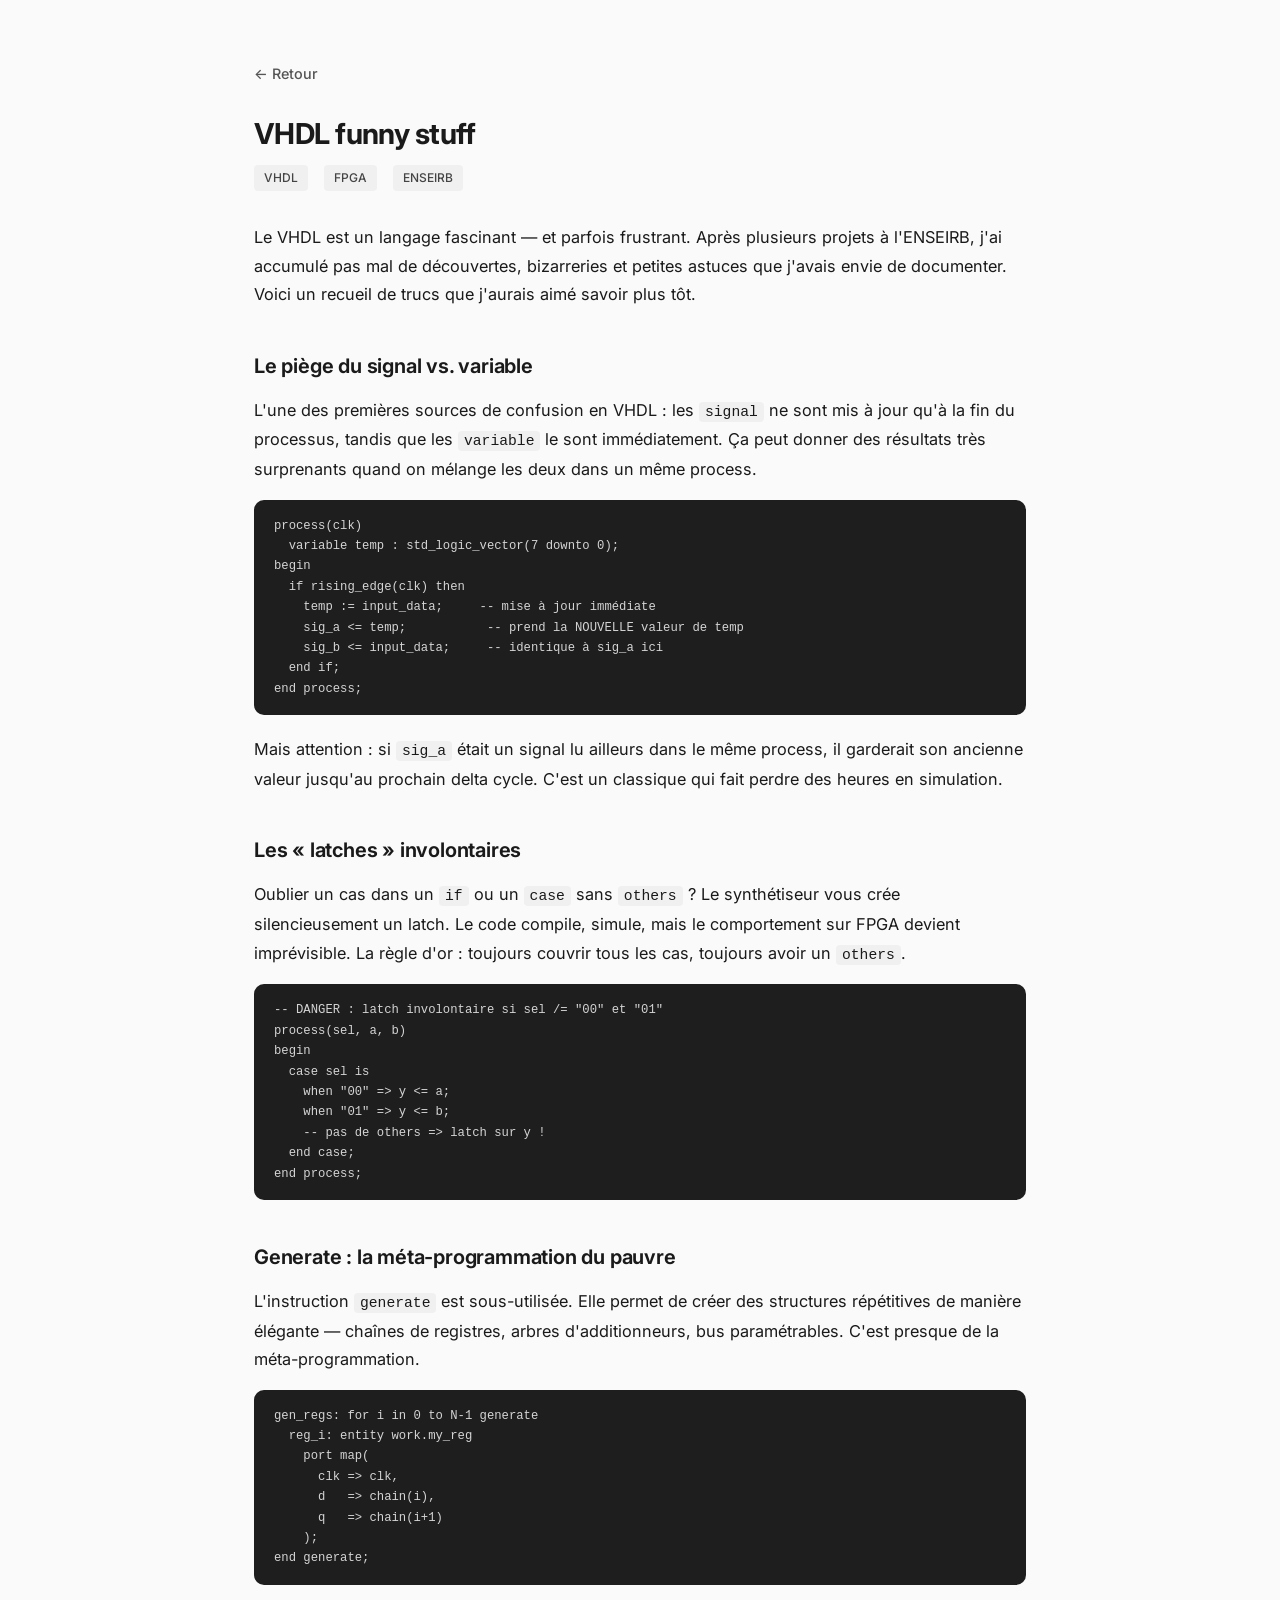
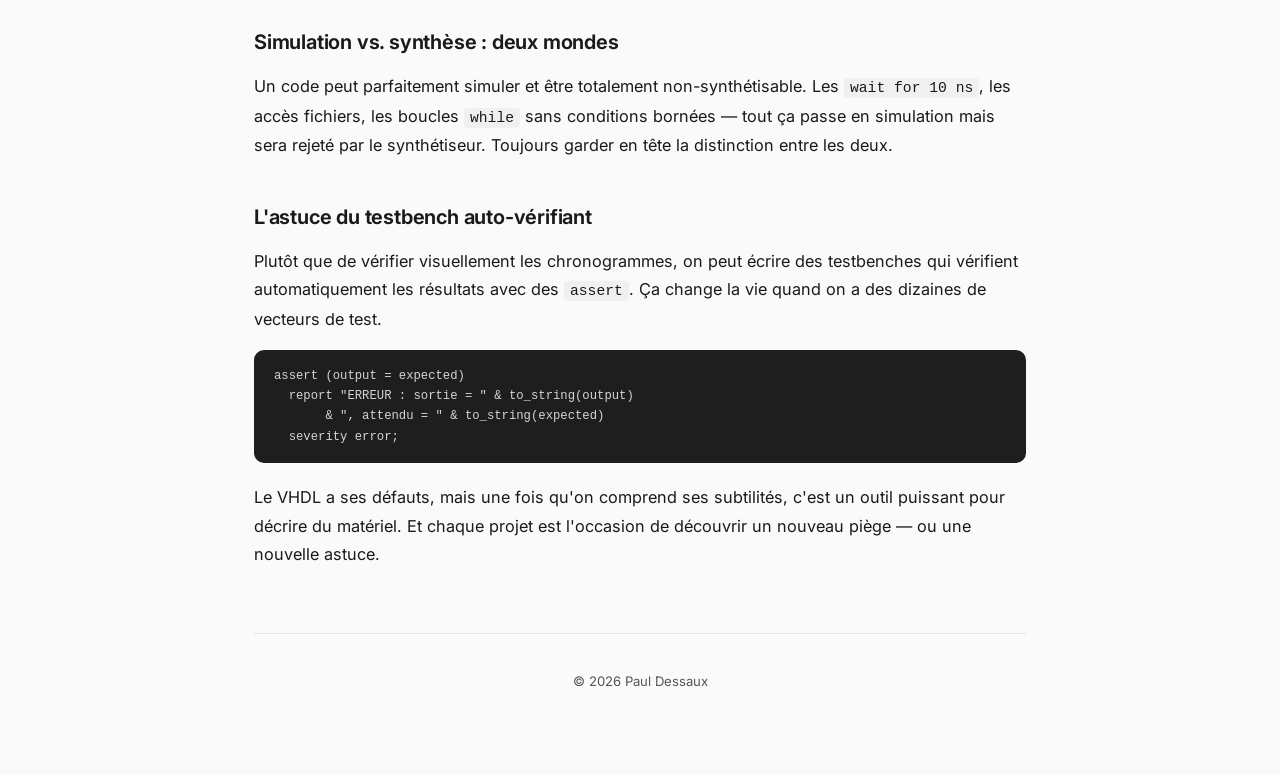
<file: post-vhdl.html>
<!DOCTYPE html>
<html lang="fr">
<head>
  <meta charset="UTF-8">
  <title>VHDL funny stuff — Paul Dessaux</title>
  <meta name="viewport" content="width=device-width, initial-scale=1">
  <link href="https://fonts.googleapis.com/css2?family=Inter:wght@400;500;600;700&display=swap" rel="stylesheet">
  <style>
/* ── Reset ── */
*, *::before, *::after { box-sizing: border-box; }

:root {
  --bg: #fafafa;
  --text: #1a1a1a;
  --text-secondary: #555;
  --accent: #2563eb;
  --accent-hover: #1d4ed8;
  --border: #e5e5e5;
  --card-bg: #ffffff;
  --card-shadow: 0 1px 3px rgba(0,0,0,.06), 0 1px 2px rgba(0,0,0,.04);
  --card-shadow-hover: 0 4px 12px rgba(0,0,0,.08);
  --tag-bg: #f0f0f0;
  --tag-text: #444;
  --radius: 10px;
}

body {
  margin: 0;
  padding: 0;
  font-family: 'Inter', -apple-system, BlinkMacSystemFont, "Segoe UI", Roboto, Helvetica, Arial, sans-serif;
  line-height: 1.65;
  background-color: var(--bg);
  color: var(--text);
  -webkit-font-smoothing: antialiased;
}

/* ── Layout ── */
.page {
  max-width: 820px;
  margin: 0 auto;
  padding: 60px 24px 80px;
}

/* ── Header ── */
header {
  margin-bottom: 40px;
}

h1 {
  font-size: 2rem;
  font-weight: 700;
  margin: 0 0 4px;
  letter-spacing: -0.02em;
}

header .subtitle {
  color: var(--text-secondary);
  font-size: 1.05rem;
  margin: 0 0 16px;
}

hr {
  border: none;
  border-top: 1px solid var(--border);
  margin: 16px 0 0;
}

/* ── Nav ── */
nav {
  display: flex;
  gap: 24px;
  margin-top: 16px;
  flex-wrap: wrap;
}

nav a {
  color: var(--text-secondary);
  text-decoration: none;
  font-size: 0.9rem;
  font-weight: 500;
  transition: color 0.15s;
  position: relative;
}

nav a:hover {
  color: var(--accent);
}

nav a::after {
  content: '';
  position: absolute;
  bottom: -2px;
  left: 0;
  width: 0;
  height: 1.5px;
  background: var(--accent);
  transition: width 0.2s ease;
}

nav a:hover::after {
  width: 100%;
}

/* ── Sections ── */
section {
  margin-top: 48px;
}

h2 {
  font-size: 1.35rem;
  font-weight: 650;
  margin: 0 0 20px;
  letter-spacing: -0.01em;
}

h2 .section-icon {
  margin-right: 8px;
}

/* ── Intro / Bio ── */
.intro p {
  margin: 0 0 16px;
  color: var(--text);
  font-size: 1.02rem;
}

.intro .bio-links {
  display: flex;
  gap: 16px;
  margin-top: 12px;
  flex-wrap: wrap;
}

.intro .bio-links a {
  color: var(--accent);
  text-decoration: none;
  font-weight: 500;
  font-size: 0.92rem;
  display: inline-flex;
  align-items: center;
  gap: 4px;
  transition: color 0.15s;
}

.intro .bio-links a:hover {
  color: var(--accent-hover);
  text-decoration: underline;
}

/* ── Cards grid ── */
.card-grid {
  display: grid;
  grid-template-columns: repeat(auto-fill, minmax(240px, 1fr));
  gap: 16px;
}

.card {
  background: var(--card-bg);
  border: 1px solid var(--border);
  border-radius: var(--radius);
  padding: 20px;
  text-decoration: none;
  color: var(--text);
  transition: box-shadow 0.2s, transform 0.15s;
  display: flex;
  flex-direction: column;
}

.card:hover {
  box-shadow: var(--card-shadow-hover);
  transform: translateY(-2px);
}

.card h3 {
  font-size: 1.05rem;
  font-weight: 600;
  margin: 0 0 6px;
}

.card p {
  font-size: 0.88rem;
  color: var(--text-secondary);
  margin: 0 0 12px;
  flex: 1;
}

.card .tags {
  display: flex;
  gap: 6px;
  flex-wrap: wrap;
}

.card .tag {
  font-size: 0.72rem;
  background: var(--tag-bg);
  color: var(--tag-text);
  padding: 2px 8px;
  border-radius: 4px;
  font-weight: 500;
}

/* ── Simple list (posts) ── */
.post-list {
  list-style: none;
  margin: 0;
  padding: 0;
}

.post-list li {
  border-bottom: 1px solid var(--border);
}

.post-list li:last-child {
  border-bottom: none;
}

.post-list a {
  display: flex;
  justify-content: space-between;
  align-items: center;
  padding: 14px 0;
  color: var(--text);
  text-decoration: none;
  transition: color 0.15s;
}

.post-list a:hover {
  color: var(--accent);
}

.post-list .post-title {
  font-weight: 500;
  font-size: 0.98rem;
}

.post-list .post-desc {
  font-size: 0.82rem;
  color: var(--text-secondary);
}

.post-list .arrow {
  color: var(--text-secondary);
  transition: transform 0.15s, color 0.15s;
  flex-shrink: 0;
  margin-left: 12px;
}

.post-list a:hover .arrow {
  transform: translateX(3px);
  color: var(--accent);
}

/* ── Fun project banner ── */
.fun-banner {
  background: linear-gradient(135deg, #0f172a 0%, #1e293b 100%);
  border-radius: var(--radius);
  padding: 24px;
  color: #fff;
  text-decoration: none;
  display: flex;
  align-items: center;
  gap: 16px;
  transition: transform 0.15s, box-shadow 0.2s;
  margin-top: 16px;
}

.fun-banner:hover {
  transform: translateY(-2px);
  box-shadow: 0 8px 24px rgba(0,0,0,.2);
}

.fun-banner .banner-icon {
  font-size: 2rem;
  flex-shrink: 0;
}

.fun-banner h3 {
  font-size: 1.1rem;
  margin: 0 0 4px;
  font-weight: 600;
}

.fun-banner p {
  font-size: 0.85rem;
  color: #94a3b8;
  margin: 0;
}

/* ── Links ── */
a {
  color: var(--accent);
  text-decoration: underline;
  text-decoration-color: transparent;
  transition: text-decoration-color 0.15s;
}

a:hover {
  text-decoration-color: var(--accent);
}

/* ── Footer ── */
footer {
  margin-top: 64px;
  padding-top: 24px;
  border-top: 1px solid var(--border);
  color: var(--text-secondary);
  font-size: 0.82rem;
  text-align: center;
}

/* ── Responsive ── */
@media (max-width: 600px) {
  .page {
    padding: 32px 16px 60px;
  }
  h1 { font-size: 1.6rem; }
  h2 { font-size: 1.2rem; }
  .card-grid {
    grid-template-columns: 1fr;
  }
  nav { gap: 16px; }
}

/* ── Sub-page styles ── */
.subpage .back {
  display: inline-flex;
  align-items: center;
  gap: 6px;
  color: var(--text-secondary);
  text-decoration: none;
  font-size: 0.9rem;
  font-weight: 500;
  margin-bottom: 24px;
  transition: color 0.15s;
}

.subpage .back:hover {
  color: var(--accent);
}

.subpage h1 {
  font-size: 1.8rem;
  margin-bottom: 8px;
}

.subpage .meta {
  color: var(--text-secondary);
  font-size: 0.88rem;
  margin-bottom: 32px;
  display: flex;
  gap: 16px;
  flex-wrap: wrap;
}

.subpage .meta .tag {
  font-size: 0.75rem;
  background: var(--tag-bg);
  color: var(--tag-text);
  padding: 3px 10px;
  border-radius: 4px;
  font-weight: 500;
}

.subpage .content {
  font-size: 1.02rem;
  line-height: 1.75;
}

.subpage .content h2 {
  font-size: 1.25rem;
  margin-top: 40px;
  margin-bottom: 12px;
}

.subpage .content h3 {
  font-size: 1.1rem;
  margin-top: 28px;
  margin-bottom: 8px;
}

.subpage .content p {
  margin: 0 0 16px;
}

.subpage .content ul {
  margin: 0 0 16px 20px;
  padding: 0;
}

.subpage .content li {
  margin-bottom: 6px;
}

.subpage .content code {
  background: var(--tag-bg);
  padding: 2px 6px;
  border-radius: 4px;
  font-size: 0.9em;
  font-family: 'SF Mono', 'Fira Code', 'Consolas', monospace;
}

.subpage .content pre {
  background: #1e1e1e;
  color: #d4d4d4;
  padding: 16px 20px;
  border-radius: var(--radius);
  overflow-x: auto;
  font-size: 0.85rem;
  line-height: 1.5;
  margin: 0 0 20px;
}

.subpage .content pre code {
  background: none;
  padding: 0;
  color: inherit;
}

.subpage .content .info-box {
  background: #eff6ff;
  border-left: 3px solid var(--accent);
  padding: 14px 18px;
  border-radius: 0 var(--radius) var(--radius) 0;
  margin: 0 0 20px;
  font-size: 0.92rem;
  color: #1e40af;
}

.subpage .content .placeholder-img {
  background: var(--tag-bg);
  border: 1px dashed var(--border);
  border-radius: var(--radius);
  padding: 40px;
  text-align: center;
  color: var(--text-secondary);
  font-size: 0.88rem;
  margin: 0 0 20px;
}
</style>
</head>
<body>
  <div class="page subpage">
    <a href="index.html" class="back">← Retour</a>
    <h1>VHDL funny stuff</h1>
    <div class="meta">
      <span class="tag">VHDL</span>
      <span class="tag">FPGA</span>
      <span class="tag">ENSEIRB</span>
    </div>

    <div class="content">
      <p>
        Le VHDL est un langage fascinant — et parfois frustrant. Après plusieurs projets à l'ENSEIRB, j'ai accumulé pas mal de découvertes, bizarreries et petites astuces que j'avais envie de documenter. Voici un recueil de trucs que j'aurais aimé savoir plus tôt.
      </p>

      <h2>Le piège du signal vs. variable</h2>
      <p>
        L'une des premières sources de confusion en VHDL : les <code>signal</code> ne sont mis à jour qu'à la fin du processus, tandis que les <code>variable</code> le sont immédiatement. Ça peut donner des résultats très surprenants quand on mélange les deux dans un même process.
      </p>
      <pre><code>process(clk)
  variable temp : std_logic_vector(7 downto 0);
begin
  if rising_edge(clk) then
    temp := input_data;     -- mise à jour immédiate
    sig_a <= temp;           -- prend la NOUVELLE valeur de temp
    sig_b <= input_data;     -- identique à sig_a ici
  end if;
end process;</code></pre>
      <p>
        Mais attention : si <code>sig_a</code> était un signal lu ailleurs dans le même process, il garderait son ancienne valeur jusqu'au prochain delta cycle. C'est un classique qui fait perdre des heures en simulation.
      </p>

      <h2>Les « latches » involontaires</h2>
      <p>
        Oublier un cas dans un <code>if</code> ou un <code>case</code> sans <code>others</code> ? Le synthétiseur vous crée silencieusement un latch. Le code compile, simule, mais le comportement sur FPGA devient imprévisible. La règle d'or : toujours couvrir tous les cas, toujours avoir un <code>others</code>.
      </p>
      <pre><code>-- DANGER : latch involontaire si sel /= "00" et "01"
process(sel, a, b)
begin
  case sel is
    when "00" => y <= a;
    when "01" => y <= b;
    -- pas de others => latch sur y !
  end case;
end process;</code></pre>

      <h2>Generate : la méta-programmation du pauvre</h2>
      <p>
        L'instruction <code>generate</code> est sous-utilisée. Elle permet de créer des structures répétitives de manière élégante — chaînes de registres, arbres d'additionneurs, bus paramétrables. C'est presque de la méta-programmation.
      </p>
      <pre><code>gen_regs: for i in 0 to N-1 generate
  reg_i: entity work.my_reg
    port map(
      clk => clk,
      d   => chain(i),
      q   => chain(i+1)
    );
end generate;</code></pre>

      <h2>Simulation vs. synthèse : deux mondes</h2>
      <p>
        Un code peut parfaitement simuler et être totalement non-synthétisable. Les <code>wait for 10 ns</code>, les accès fichiers, les boucles <code>while</code> sans conditions bornées — tout ça passe en simulation mais sera rejeté par le synthétiseur. Toujours garder en tête la distinction entre les deux.
      </p>

      <h2>L'astuce du testbench auto-vérifiant</h2>
      <p>
        Plutôt que de vérifier visuellement les chronogrammes, on peut écrire des testbenches qui vérifient automatiquement les résultats avec des <code>assert</code>. Ça change la vie quand on a des dizaines de vecteurs de test.
      </p>
      <pre><code>assert (output = expected)
  report "ERREUR : sortie = " & to_string(output)
       & ", attendu = " & to_string(expected)
  severity error;</code></pre>

      <p>
        Le VHDL a ses défauts, mais une fois qu'on comprend ses subtilités, c'est un outil puissant pour décrire du matériel. Et chaque projet est l'occasion de découvrir un nouveau piège — ou une nouvelle astuce.
      </p>
    </div>

    <footer>
      <p>© 2026 Paul Dessaux</p>
    </footer>
  </div>
</body>
</html>
</file>
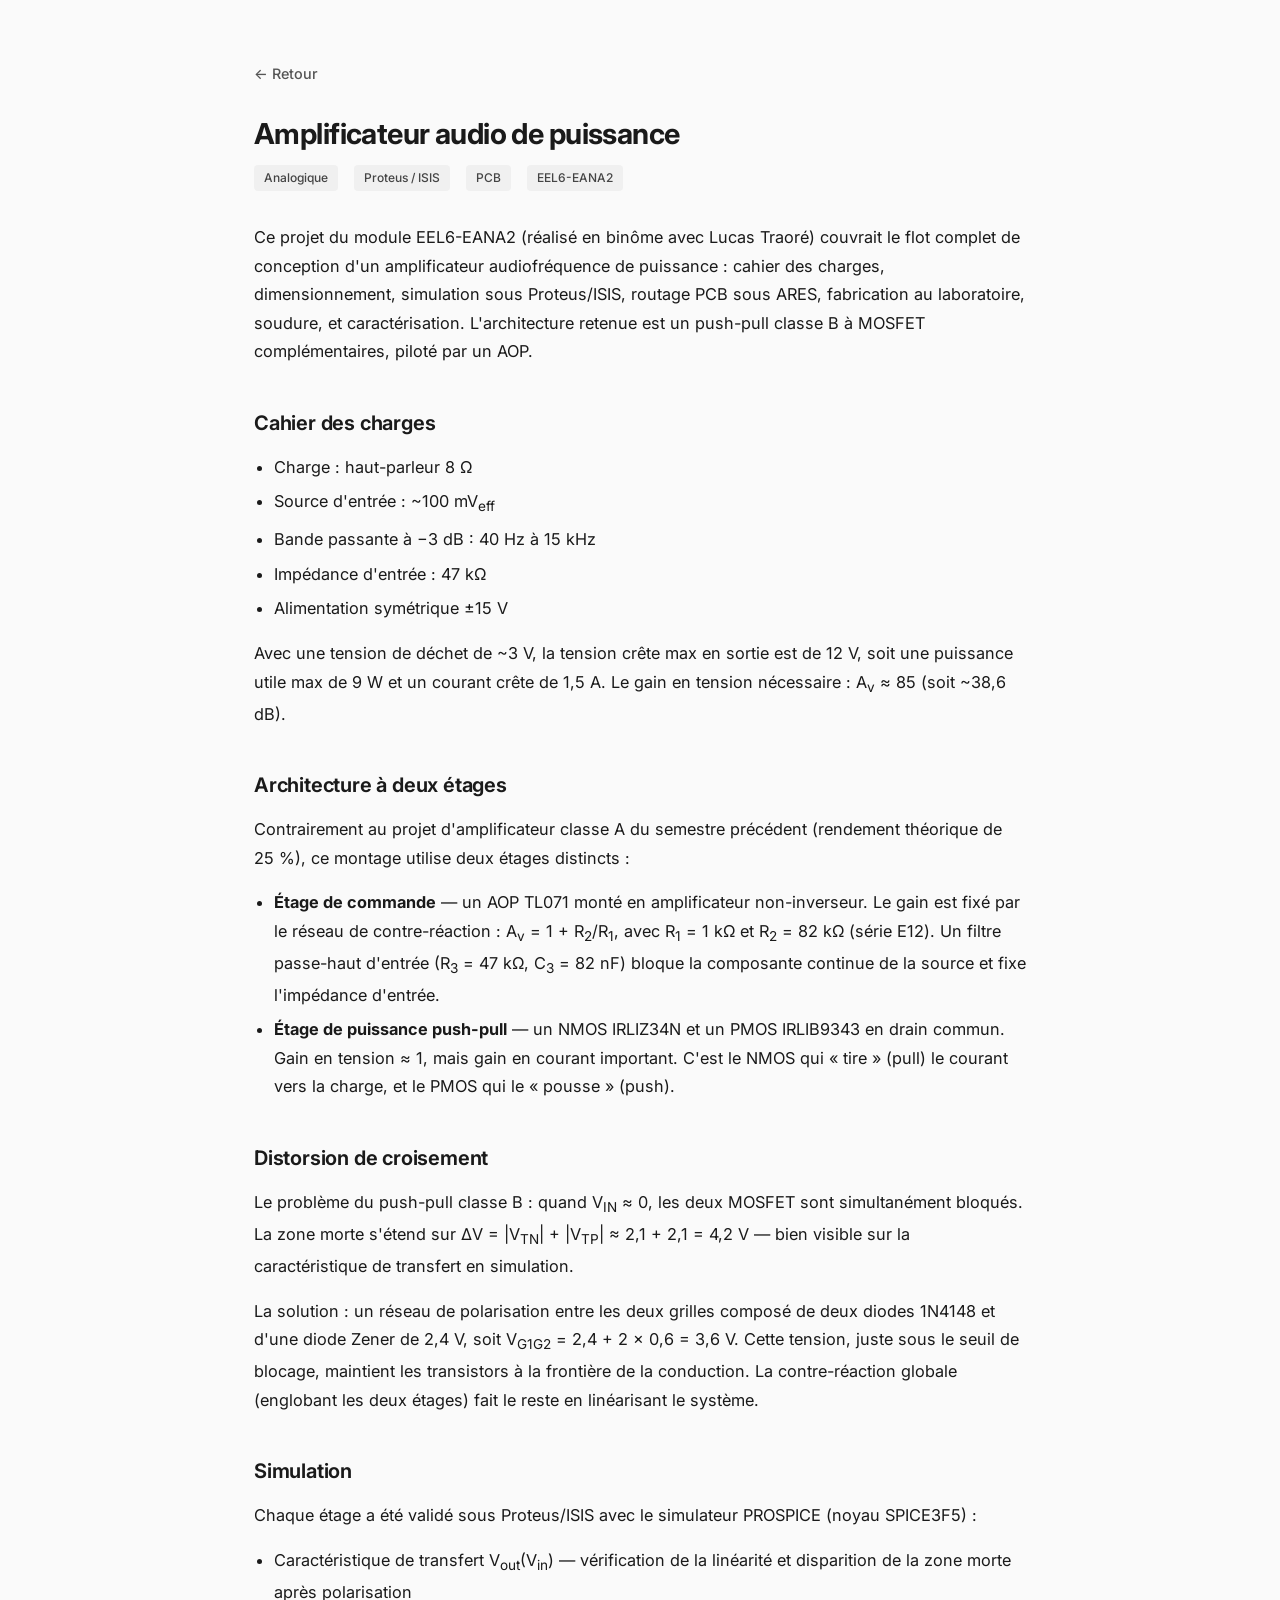
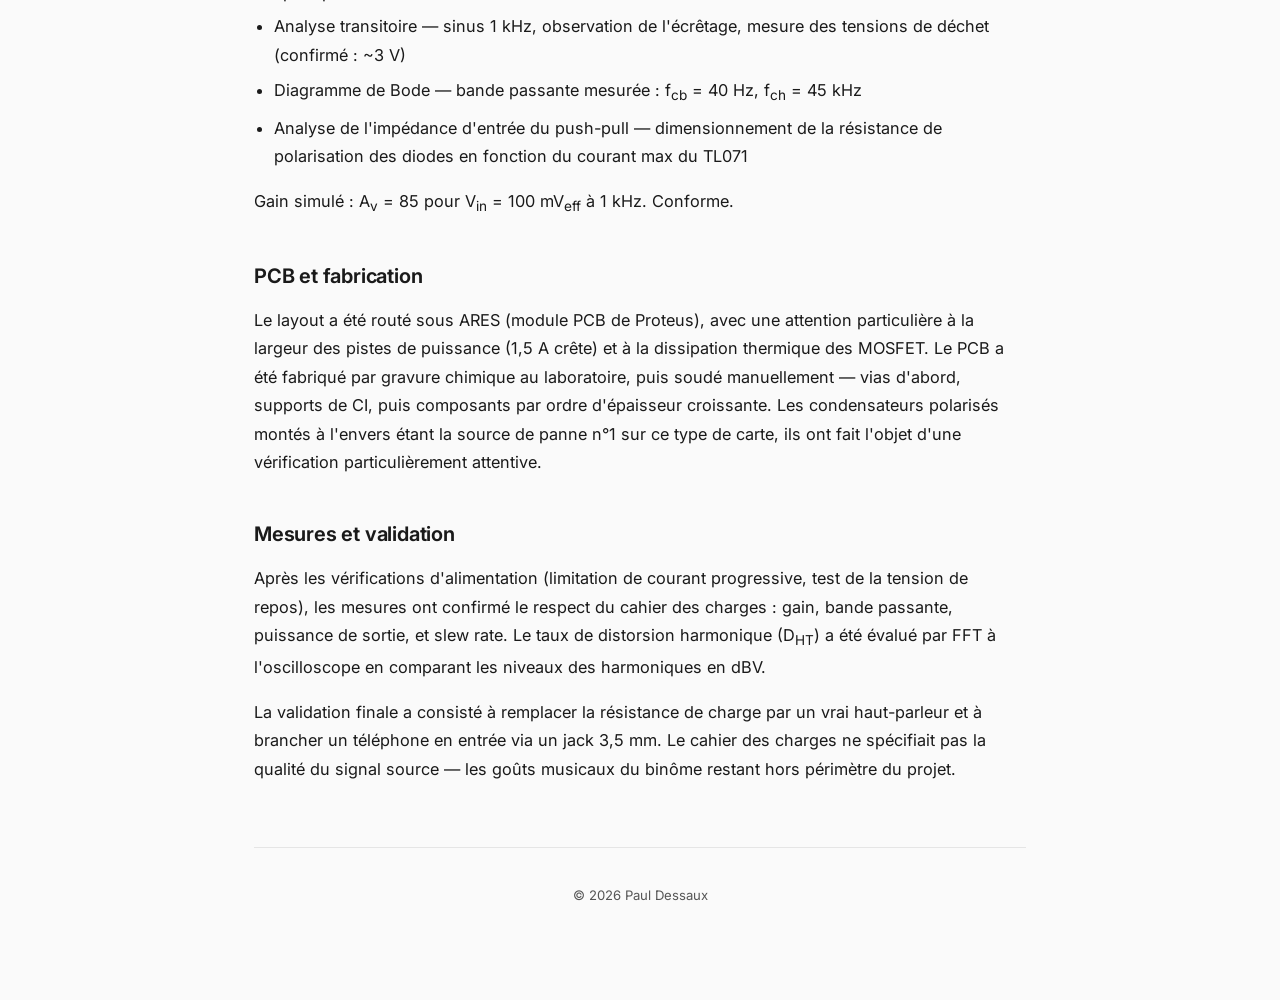
<file: projet-alarm-ampli.html>
<!DOCTYPE html>
<html lang="fr">
<head>
  <meta charset="UTF-8">
  <title>Amplificateur audio — Paul Dessaux</title>
  <meta name="viewport" content="width=device-width, initial-scale=1">
  <link href="https://fonts.googleapis.com/css2?family=Inter:wght@400;500;600;700&display=swap" rel="stylesheet">
  <style>
/* ── Reset ── */
*, *::before, *::after { box-sizing: border-box; }

:root {
  --bg: #fafafa;
  --text: #1a1a1a;
  --text-secondary: #555;
  --accent: #2563eb;
  --accent-hover: #1d4ed8;
  --border: #e5e5e5;
  --card-bg: #ffffff;
  --card-shadow: 0 1px 3px rgba(0,0,0,.06), 0 1px 2px rgba(0,0,0,.04);
  --card-shadow-hover: 0 4px 12px rgba(0,0,0,.08);
  --tag-bg: #f0f0f0;
  --tag-text: #444;
  --radius: 10px;
}

body {
  margin: 0;
  padding: 0;
  font-family: 'Inter', -apple-system, BlinkMacSystemFont, "Segoe UI", Roboto, Helvetica, Arial, sans-serif;
  line-height: 1.65;
  background-color: var(--bg);
  color: var(--text);
  -webkit-font-smoothing: antialiased;
}

/* ── Layout ── */
.page {
  max-width: 820px;
  margin: 0 auto;
  padding: 60px 24px 80px;
}

/* ── Header ── */
header {
  margin-bottom: 40px;
}

h1 {
  font-size: 2rem;
  font-weight: 700;
  margin: 0 0 4px;
  letter-spacing: -0.02em;
}

header .subtitle {
  color: var(--text-secondary);
  font-size: 1.05rem;
  margin: 0 0 16px;
}

hr {
  border: none;
  border-top: 1px solid var(--border);
  margin: 16px 0 0;
}

/* ── Nav ── */
nav {
  display: flex;
  gap: 24px;
  margin-top: 16px;
  flex-wrap: wrap;
}

nav a {
  color: var(--text-secondary);
  text-decoration: none;
  font-size: 0.9rem;
  font-weight: 500;
  transition: color 0.15s;
  position: relative;
}

nav a:hover {
  color: var(--accent);
}

nav a::after {
  content: '';
  position: absolute;
  bottom: -2px;
  left: 0;
  width: 0;
  height: 1.5px;
  background: var(--accent);
  transition: width 0.2s ease;
}

nav a:hover::after {
  width: 100%;
}

/* ── Sections ── */
section {
  margin-top: 48px;
}

h2 {
  font-size: 1.35rem;
  font-weight: 650;
  margin: 0 0 20px;
  letter-spacing: -0.01em;
}

h2 .section-icon {
  margin-right: 8px;
}

/* ── Intro / Bio ── */
.intro p {
  margin: 0 0 16px;
  color: var(--text);
  font-size: 1.02rem;
}

.intro .bio-links {
  display: flex;
  gap: 16px;
  margin-top: 12px;
  flex-wrap: wrap;
}

.intro .bio-links a {
  color: var(--accent);
  text-decoration: none;
  font-weight: 500;
  font-size: 0.92rem;
  display: inline-flex;
  align-items: center;
  gap: 4px;
  transition: color 0.15s;
}

.intro .bio-links a:hover {
  color: var(--accent-hover);
  text-decoration: underline;
}

/* ── Cards grid ── */
.card-grid {
  display: grid;
  grid-template-columns: repeat(auto-fill, minmax(240px, 1fr));
  gap: 16px;
}

.card {
  background: var(--card-bg);
  border: 1px solid var(--border);
  border-radius: var(--radius);
  padding: 20px;
  text-decoration: none;
  color: var(--text);
  transition: box-shadow 0.2s, transform 0.15s;
  display: flex;
  flex-direction: column;
}

.card:hover {
  box-shadow: var(--card-shadow-hover);
  transform: translateY(-2px);
}

.card h3 {
  font-size: 1.05rem;
  font-weight: 600;
  margin: 0 0 6px;
}

.card p {
  font-size: 0.88rem;
  color: var(--text-secondary);
  margin: 0 0 12px;
  flex: 1;
}

.card .tags {
  display: flex;
  gap: 6px;
  flex-wrap: wrap;
}

.card .tag {
  font-size: 0.72rem;
  background: var(--tag-bg);
  color: var(--tag-text);
  padding: 2px 8px;
  border-radius: 4px;
  font-weight: 500;
}

/* ── Simple list (posts) ── */
.post-list {
  list-style: none;
  margin: 0;
  padding: 0;
}

.post-list li {
  border-bottom: 1px solid var(--border);
}

.post-list li:last-child {
  border-bottom: none;
}

.post-list a {
  display: flex;
  justify-content: space-between;
  align-items: center;
  padding: 14px 0;
  color: var(--text);
  text-decoration: none;
  transition: color 0.15s;
}

.post-list a:hover {
  color: var(--accent);
}

.post-list .post-title {
  font-weight: 500;
  font-size: 0.98rem;
}

.post-list .post-desc {
  font-size: 0.82rem;
  color: var(--text-secondary);
}

.post-list .arrow {
  color: var(--text-secondary);
  transition: transform 0.15s, color 0.15s;
  flex-shrink: 0;
  margin-left: 12px;
}

.post-list a:hover .arrow {
  transform: translateX(3px);
  color: var(--accent);
}

/* ── Fun project banner ── */
.fun-banner {
  background: linear-gradient(135deg, #0f172a 0%, #1e293b 100%);
  border-radius: var(--radius);
  padding: 24px;
  color: #fff;
  text-decoration: none;
  display: flex;
  align-items: center;
  gap: 16px;
  transition: transform 0.15s, box-shadow 0.2s;
  margin-top: 16px;
}

.fun-banner:hover {
  transform: translateY(-2px);
  box-shadow: 0 8px 24px rgba(0,0,0,.2);
}

.fun-banner .banner-icon {
  font-size: 2rem;
  flex-shrink: 0;
}

.fun-banner h3 {
  font-size: 1.1rem;
  margin: 0 0 4px;
  font-weight: 600;
}

.fun-banner p {
  font-size: 0.85rem;
  color: #94a3b8;
  margin: 0;
}

/* ── Links ── */
a {
  color: var(--accent);
  text-decoration: underline;
  text-decoration-color: transparent;
  transition: text-decoration-color 0.15s;
}

a:hover {
  text-decoration-color: var(--accent);
}

/* ── Footer ── */
footer {
  margin-top: 64px;
  padding-top: 24px;
  border-top: 1px solid var(--border);
  color: var(--text-secondary);
  font-size: 0.82rem;
  text-align: center;
}

/* ── Responsive ── */
@media (max-width: 600px) {
  .page {
    padding: 32px 16px 60px;
  }
  h1 { font-size: 1.6rem; }
  h2 { font-size: 1.2rem; }
  .card-grid {
    grid-template-columns: 1fr;
  }
  nav { gap: 16px; }
}

/* ── Sub-page styles ── */
.subpage .back {
  display: inline-flex;
  align-items: center;
  gap: 6px;
  color: var(--text-secondary);
  text-decoration: none;
  font-size: 0.9rem;
  font-weight: 500;
  margin-bottom: 24px;
  transition: color 0.15s;
}

.subpage .back:hover {
  color: var(--accent);
}

.subpage h1 {
  font-size: 1.8rem;
  margin-bottom: 8px;
}

.subpage .meta {
  color: var(--text-secondary);
  font-size: 0.88rem;
  margin-bottom: 32px;
  display: flex;
  gap: 16px;
  flex-wrap: wrap;
}

.subpage .meta .tag {
  font-size: 0.75rem;
  background: var(--tag-bg);
  color: var(--tag-text);
  padding: 3px 10px;
  border-radius: 4px;
  font-weight: 500;
}

.subpage .content {
  font-size: 1.02rem;
  line-height: 1.75;
}

.subpage .content h2 {
  font-size: 1.25rem;
  margin-top: 40px;
  margin-bottom: 12px;
}

.subpage .content h3 {
  font-size: 1.1rem;
  margin-top: 28px;
  margin-bottom: 8px;
}

.subpage .content p {
  margin: 0 0 16px;
}

.subpage .content ul {
  margin: 0 0 16px 20px;
  padding: 0;
}

.subpage .content li {
  margin-bottom: 6px;
}

.subpage .content code {
  background: var(--tag-bg);
  padding: 2px 6px;
  border-radius: 4px;
  font-size: 0.9em;
  font-family: 'SF Mono', 'Fira Code', 'Consolas', monospace;
}

.subpage .content pre {
  background: #1e1e1e;
  color: #d4d4d4;
  padding: 16px 20px;
  border-radius: var(--radius);
  overflow-x: auto;
  font-size: 0.85rem;
  line-height: 1.5;
  margin: 0 0 20px;
}

.subpage .content pre code {
  background: none;
  padding: 0;
  color: inherit;
}

.subpage .content .info-box {
  background: #eff6ff;
  border-left: 3px solid var(--accent);
  padding: 14px 18px;
  border-radius: 0 var(--radius) var(--radius) 0;
  margin: 0 0 20px;
  font-size: 0.92rem;
  color: #1e40af;
}

.subpage .content .placeholder-img {
  background: var(--tag-bg);
  border: 1px dashed var(--border);
  border-radius: var(--radius);
  padding: 40px;
  text-align: center;
  color: var(--text-secondary);
  font-size: 0.88rem;
  margin: 0 0 20px;
}
</style>
</head>
<body>
  <div class="page subpage">
    <a href="index.html" class="back">← Retour</a>
    <h1>Amplificateur audio de puissance</h1>
    <div class="meta">
      <span class="tag">Analogique</span>
      <span class="tag">Proteus / ISIS</span>
      <span class="tag">PCB</span>
      <span class="tag">EEL6-EANA2</span>
    </div>

    <div class="content">
      <p>
        Ce projet du module EEL6-EANA2 (réalisé en binôme avec Lucas Traoré) couvrait le flot complet de conception d'un amplificateur audiofréquence de puissance : cahier des charges, dimensionnement, simulation sous Proteus/ISIS, routage PCB sous ARES, fabrication au laboratoire, soudure, et caractérisation. L'architecture retenue est un push-pull classe B à MOSFET complémentaires, piloté par un AOP.
      </p>

      <h2>Cahier des charges</h2>
      <ul>
        <li>Charge : haut-parleur 8 Ω</li>
        <li>Source d'entrée : ~100 mV<sub>eff</sub></li>
        <li>Bande passante à −3 dB : 40 Hz à 15 kHz</li>
        <li>Impédance d'entrée : 47 kΩ</li>
        <li>Alimentation symétrique ±15 V</li>
      </ul>
      <p>
        Avec une tension de déchet de ~3 V, la tension crête max en sortie est de 12 V, soit une puissance utile max de 9 W et un courant crête de 1,5 A. Le gain en tension nécessaire : A<sub>v</sub> ≈ 85 (soit ~38,6 dB).
      </p>

      <h2>Architecture à deux étages</h2>
      <p>
        Contrairement au projet d'amplificateur classe A du semestre précédent (rendement théorique de 25 %), ce montage utilise deux étages distincts :
      </p>
      <ul>
        <li><strong>Étage de commande</strong> — un AOP TL071 monté en amplificateur non-inverseur. Le gain est fixé par le réseau de contre-réaction : A<sub>v</sub> = 1 + R<sub>2</sub>/R<sub>1</sub>, avec R<sub>1</sub> = 1 kΩ et R<sub>2</sub> = 82 kΩ (série E12). Un filtre passe-haut d'entrée (R<sub>3</sub> = 47 kΩ, C<sub>3</sub> = 82 nF) bloque la composante continue de la source et fixe l'impédance d'entrée.</li>
        <li><strong>Étage de puissance push-pull</strong> — un NMOS IRLIZ34N et un PMOS IRLIB9343 en drain commun. Gain en tension ≈ 1, mais gain en courant important. C'est le NMOS qui « tire » (pull) le courant vers la charge, et le PMOS qui le « pousse » (push).</li>
      </ul>

      <h2>Distorsion de croisement</h2>
      <p>
        Le problème du push-pull classe B : quand V<sub>IN</sub> ≈ 0, les deux MOSFET sont simultanément bloqués. La zone morte s'étend sur ΔV = |V<sub>TN</sub>| + |V<sub>TP</sub>| ≈ 2,1 + 2,1 = 4,2 V — bien visible sur la caractéristique de transfert en simulation.
      </p>
      <p>
        La solution : un réseau de polarisation entre les deux grilles composé de deux diodes 1N4148 et d'une diode Zener de 2,4 V, soit V<sub>G1G2</sub> = 2,4 + 2 × 0,6 = 3,6 V. Cette tension, juste sous le seuil de blocage, maintient les transistors à la frontière de la conduction. La contre-réaction globale (englobant les deux étages) fait le reste en linéarisant le système.
      </p>

      <h2>Simulation</h2>
      <p>
        Chaque étage a été validé sous Proteus/ISIS avec le simulateur PROSPICE (noyau SPICE3F5) :
      </p>
      <ul>
        <li>Caractéristique de transfert V<sub>out</sub>(V<sub>in</sub>) — vérification de la linéarité et disparition de la zone morte après polarisation</li>
        <li>Analyse transitoire — sinus 1 kHz, observation de l'écrêtage, mesure des tensions de déchet (confirmé : ~3 V)</li>
        <li>Diagramme de Bode — bande passante mesurée : f<sub>cb</sub> = 40 Hz, f<sub>ch</sub> = 45 kHz</li>
        <li>Analyse de l'impédance d'entrée du push-pull — dimensionnement de la résistance de polarisation des diodes en fonction du courant max du TL071</li>
      </ul>
      <p>
        Gain simulé : A<sub>v</sub> = 85 pour V<sub>in</sub> = 100 mV<sub>eff</sub> à 1 kHz. Conforme.
      </p>

      <h2>PCB et fabrication</h2>
      <p>
        Le layout a été routé sous ARES (module PCB de Proteus), avec une attention particulière à la largeur des pistes de puissance (1,5 A crête) et à la dissipation thermique des MOSFET. Le PCB a été fabriqué par gravure chimique au laboratoire, puis soudé manuellement — vias d'abord, supports de CI, puis composants par ordre d'épaisseur croissante. Les condensateurs polarisés montés à l'envers étant la source de panne n°1 sur ce type de carte, ils ont fait l'objet d'une vérification particulièrement attentive.
      </p>

      <h2>Mesures et validation</h2>
      <p>
        Après les vérifications d'alimentation (limitation de courant progressive, test de la tension de repos), les mesures ont confirmé le respect du cahier des charges : gain, bande passante, puissance de sortie, et slew rate. Le taux de distorsion harmonique (D<sub>HT</sub>) a été évalué par FFT à l'oscilloscope en comparant les niveaux des harmoniques en dBV.
      </p>
      <p>
        La validation finale a consisté à remplacer la résistance de charge par un vrai haut-parleur et à brancher un téléphone en entrée via un jack 3,5 mm. Le cahier des charges ne spécifiait pas la qualité du signal source — les goûts musicaux du binôme restant hors périmètre du projet.
      </p>

    </div>

    <footer>
      <p>© 2026 Paul Dessaux</p>
    </footer>
  </div>
</body>
</html>
</file>
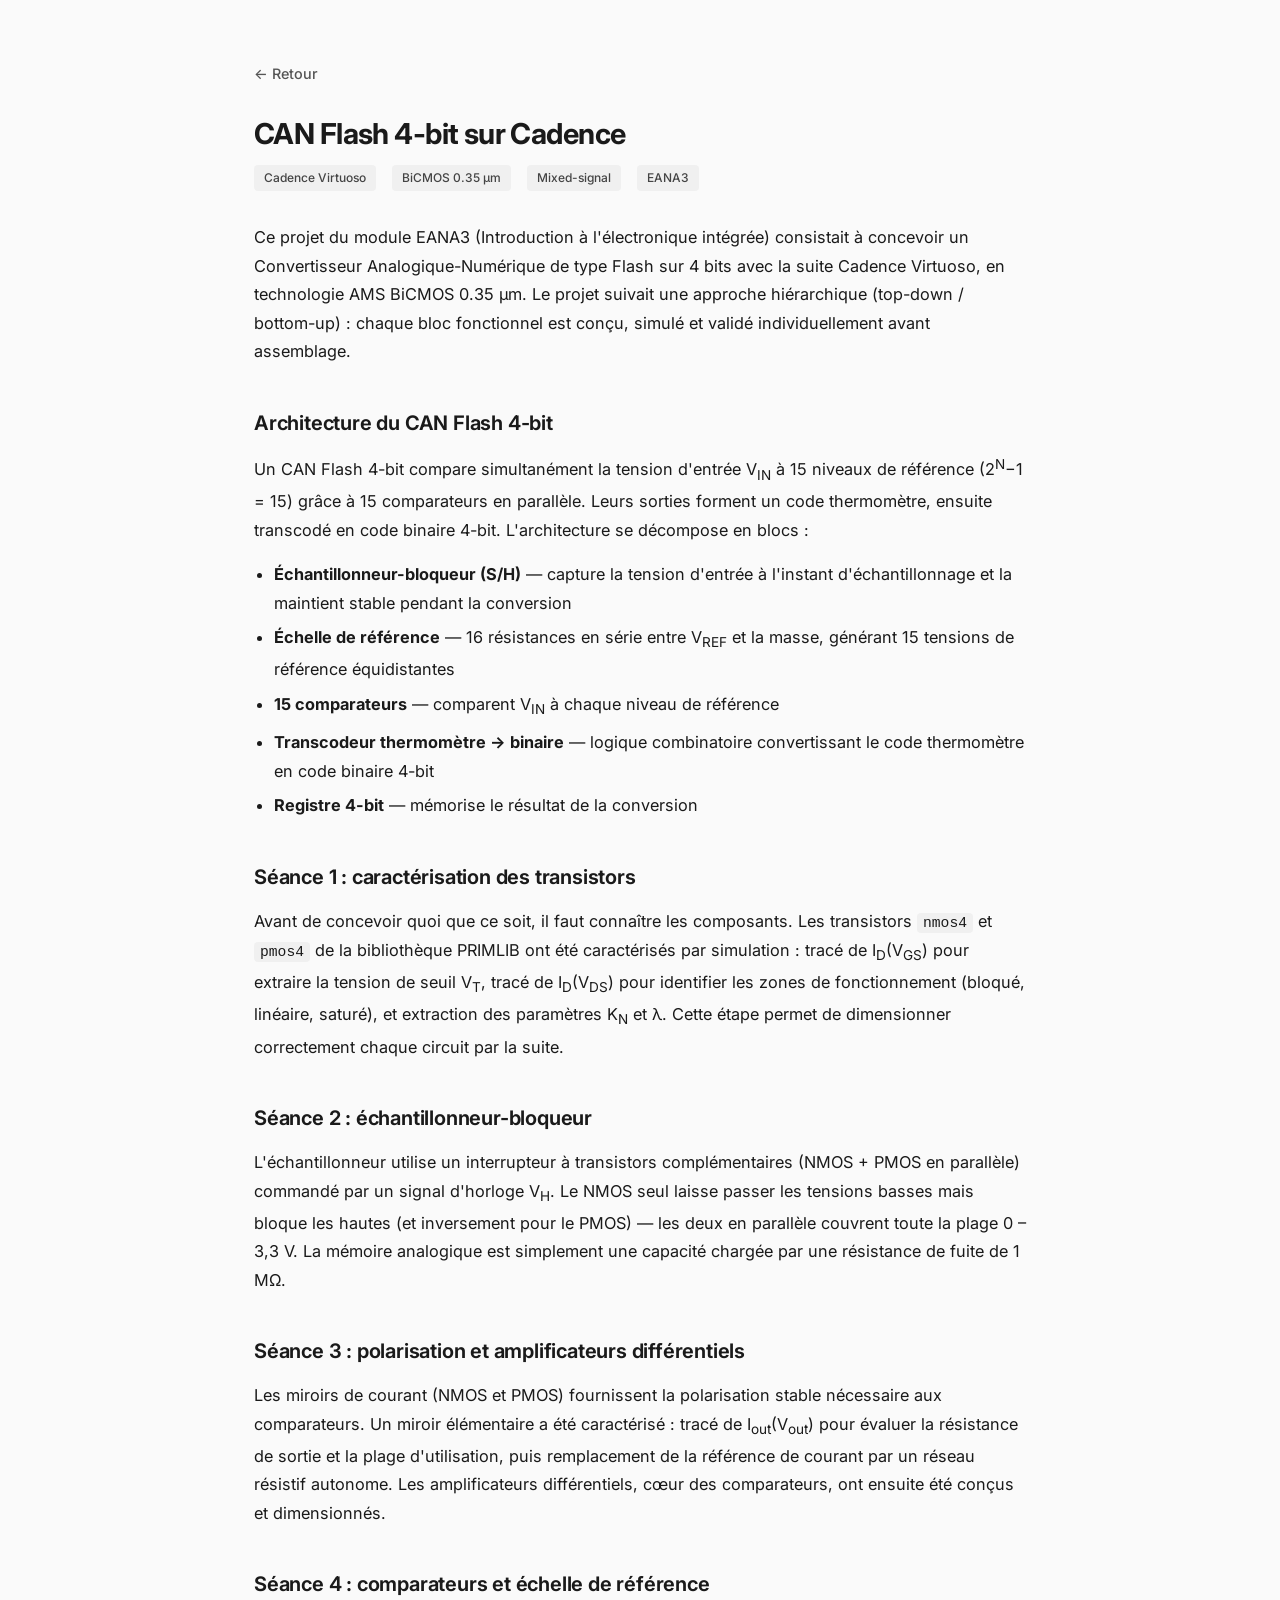
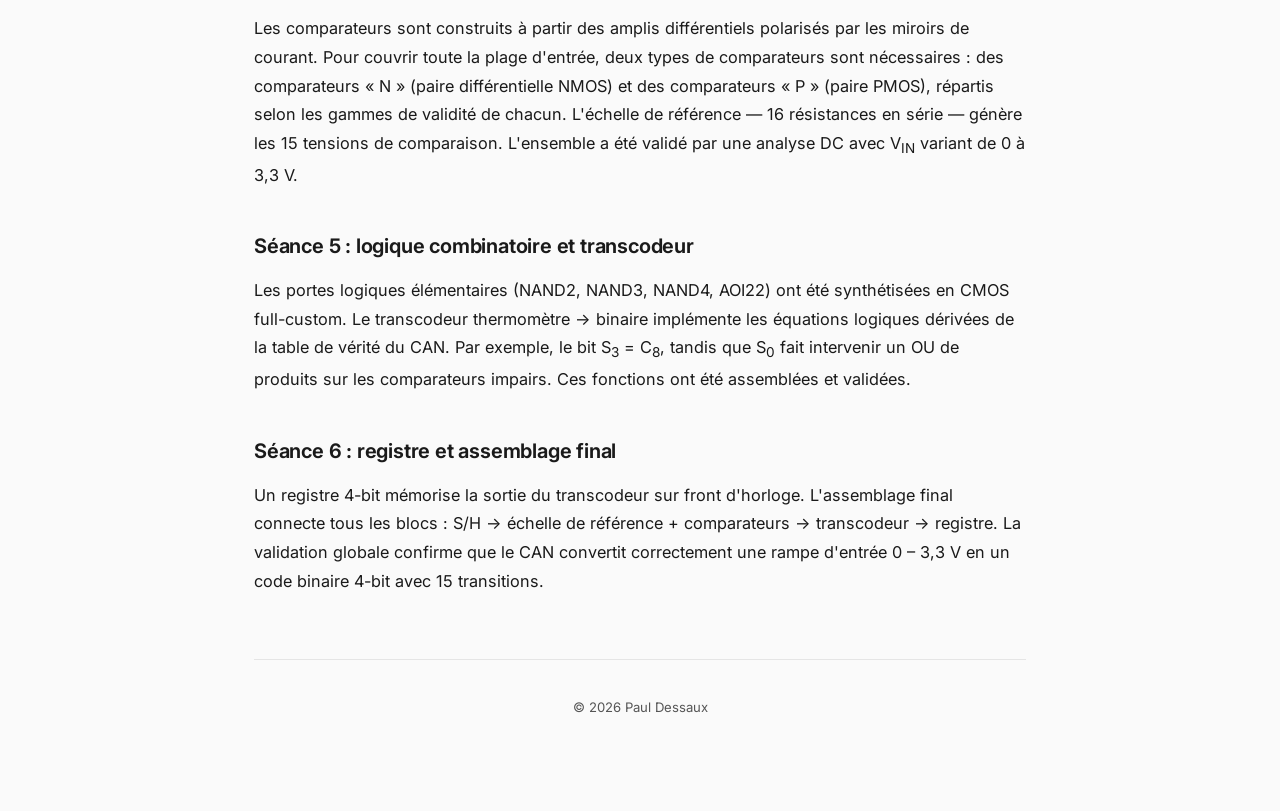
<file: projet-cadence-can.html>
<!DOCTYPE html>
<html lang="fr">
<head>
  <meta charset="UTF-8">
  <title>Cadence CAN Flash 4-bit — Paul Dessaux</title>
  <meta name="viewport" content="width=device-width, initial-scale=1">
  <link href="https://fonts.googleapis.com/css2?family=Inter:wght@400;500;600;700&display=swap" rel="stylesheet">
  <style>
/* ── Reset ── */
*, *::before, *::after { box-sizing: border-box; }

:root {
  --bg: #fafafa;
  --text: #1a1a1a;
  --text-secondary: #555;
  --accent: #2563eb;
  --accent-hover: #1d4ed8;
  --border: #e5e5e5;
  --card-bg: #ffffff;
  --card-shadow: 0 1px 3px rgba(0,0,0,.06), 0 1px 2px rgba(0,0,0,.04);
  --card-shadow-hover: 0 4px 12px rgba(0,0,0,.08);
  --tag-bg: #f0f0f0;
  --tag-text: #444;
  --radius: 10px;
}

body {
  margin: 0;
  padding: 0;
  font-family: 'Inter', -apple-system, BlinkMacSystemFont, "Segoe UI", Roboto, Helvetica, Arial, sans-serif;
  line-height: 1.65;
  background-color: var(--bg);
  color: var(--text);
  -webkit-font-smoothing: antialiased;
}

/* ── Layout ── */
.page {
  max-width: 820px;
  margin: 0 auto;
  padding: 60px 24px 80px;
}

/* ── Header ── */
header {
  margin-bottom: 40px;
}

h1 {
  font-size: 2rem;
  font-weight: 700;
  margin: 0 0 4px;
  letter-spacing: -0.02em;
}

header .subtitle {
  color: var(--text-secondary);
  font-size: 1.05rem;
  margin: 0 0 16px;
}

hr {
  border: none;
  border-top: 1px solid var(--border);
  margin: 16px 0 0;
}

/* ── Nav ── */
nav {
  display: flex;
  gap: 24px;
  margin-top: 16px;
  flex-wrap: wrap;
}

nav a {
  color: var(--text-secondary);
  text-decoration: none;
  font-size: 0.9rem;
  font-weight: 500;
  transition: color 0.15s;
  position: relative;
}

nav a:hover {
  color: var(--accent);
}

nav a::after {
  content: '';
  position: absolute;
  bottom: -2px;
  left: 0;
  width: 0;
  height: 1.5px;
  background: var(--accent);
  transition: width 0.2s ease;
}

nav a:hover::after {
  width: 100%;
}

/* ── Sections ── */
section {
  margin-top: 48px;
}

h2 {
  font-size: 1.35rem;
  font-weight: 650;
  margin: 0 0 20px;
  letter-spacing: -0.01em;
}

h2 .section-icon {
  margin-right: 8px;
}

/* ── Intro / Bio ── */
.intro p {
  margin: 0 0 16px;
  color: var(--text);
  font-size: 1.02rem;
}

.intro .bio-links {
  display: flex;
  gap: 16px;
  margin-top: 12px;
  flex-wrap: wrap;
}

.intro .bio-links a {
  color: var(--accent);
  text-decoration: none;
  font-weight: 500;
  font-size: 0.92rem;
  display: inline-flex;
  align-items: center;
  gap: 4px;
  transition: color 0.15s;
}

.intro .bio-links a:hover {
  color: var(--accent-hover);
  text-decoration: underline;
}

/* ── Cards grid ── */
.card-grid {
  display: grid;
  grid-template-columns: repeat(auto-fill, minmax(240px, 1fr));
  gap: 16px;
}

.card {
  background: var(--card-bg);
  border: 1px solid var(--border);
  border-radius: var(--radius);
  padding: 20px;
  text-decoration: none;
  color: var(--text);
  transition: box-shadow 0.2s, transform 0.15s;
  display: flex;
  flex-direction: column;
}

.card:hover {
  box-shadow: var(--card-shadow-hover);
  transform: translateY(-2px);
}

.card h3 {
  font-size: 1.05rem;
  font-weight: 600;
  margin: 0 0 6px;
}

.card p {
  font-size: 0.88rem;
  color: var(--text-secondary);
  margin: 0 0 12px;
  flex: 1;
}

.card .tags {
  display: flex;
  gap: 6px;
  flex-wrap: wrap;
}

.card .tag {
  font-size: 0.72rem;
  background: var(--tag-bg);
  color: var(--tag-text);
  padding: 2px 8px;
  border-radius: 4px;
  font-weight: 500;
}

/* ── Simple list (posts) ── */
.post-list {
  list-style: none;
  margin: 0;
  padding: 0;
}

.post-list li {
  border-bottom: 1px solid var(--border);
}

.post-list li:last-child {
  border-bottom: none;
}

.post-list a {
  display: flex;
  justify-content: space-between;
  align-items: center;
  padding: 14px 0;
  color: var(--text);
  text-decoration: none;
  transition: color 0.15s;
}

.post-list a:hover {
  color: var(--accent);
}

.post-list .post-title {
  font-weight: 500;
  font-size: 0.98rem;
}

.post-list .post-desc {
  font-size: 0.82rem;
  color: var(--text-secondary);
}

.post-list .arrow {
  color: var(--text-secondary);
  transition: transform 0.15s, color 0.15s;
  flex-shrink: 0;
  margin-left: 12px;
}

.post-list a:hover .arrow {
  transform: translateX(3px);
  color: var(--accent);
}

/* ── Fun project banner ── */
.fun-banner {
  background: linear-gradient(135deg, #0f172a 0%, #1e293b 100%);
  border-radius: var(--radius);
  padding: 24px;
  color: #fff;
  text-decoration: none;
  display: flex;
  align-items: center;
  gap: 16px;
  transition: transform 0.15s, box-shadow 0.2s;
  margin-top: 16px;
}

.fun-banner:hover {
  transform: translateY(-2px);
  box-shadow: 0 8px 24px rgba(0,0,0,.2);
}

.fun-banner .banner-icon {
  font-size: 2rem;
  flex-shrink: 0;
}

.fun-banner h3 {
  font-size: 1.1rem;
  margin: 0 0 4px;
  font-weight: 600;
}

.fun-banner p {
  font-size: 0.85rem;
  color: #94a3b8;
  margin: 0;
}

/* ── Links ── */
a {
  color: var(--accent);
  text-decoration: underline;
  text-decoration-color: transparent;
  transition: text-decoration-color 0.15s;
}

a:hover {
  text-decoration-color: var(--accent);
}

/* ── Footer ── */
footer {
  margin-top: 64px;
  padding-top: 24px;
  border-top: 1px solid var(--border);
  color: var(--text-secondary);
  font-size: 0.82rem;
  text-align: center;
}

/* ── Responsive ── */
@media (max-width: 600px) {
  .page {
    padding: 32px 16px 60px;
  }
  h1 { font-size: 1.6rem; }
  h2 { font-size: 1.2rem; }
  .card-grid {
    grid-template-columns: 1fr;
  }
  nav { gap: 16px; }
}

/* ── Sub-page styles ── */
.subpage .back {
  display: inline-flex;
  align-items: center;
  gap: 6px;
  color: var(--text-secondary);
  text-decoration: none;
  font-size: 0.9rem;
  font-weight: 500;
  margin-bottom: 24px;
  transition: color 0.15s;
}

.subpage .back:hover {
  color: var(--accent);
}

.subpage h1 {
  font-size: 1.8rem;
  margin-bottom: 8px;
}

.subpage .meta {
  color: var(--text-secondary);
  font-size: 0.88rem;
  margin-bottom: 32px;
  display: flex;
  gap: 16px;
  flex-wrap: wrap;
}

.subpage .meta .tag {
  font-size: 0.75rem;
  background: var(--tag-bg);
  color: var(--tag-text);
  padding: 3px 10px;
  border-radius: 4px;
  font-weight: 500;
}

.subpage .content {
  font-size: 1.02rem;
  line-height: 1.75;
}

.subpage .content h2 {
  font-size: 1.25rem;
  margin-top: 40px;
  margin-bottom: 12px;
}

.subpage .content h3 {
  font-size: 1.1rem;
  margin-top: 28px;
  margin-bottom: 8px;
}

.subpage .content p {
  margin: 0 0 16px;
}

.subpage .content ul {
  margin: 0 0 16px 20px;
  padding: 0;
}

.subpage .content li {
  margin-bottom: 6px;
}

.subpage .content code {
  background: var(--tag-bg);
  padding: 2px 6px;
  border-radius: 4px;
  font-size: 0.9em;
  font-family: 'SF Mono', 'Fira Code', 'Consolas', monospace;
}

.subpage .content pre {
  background: #1e1e1e;
  color: #d4d4d4;
  padding: 16px 20px;
  border-radius: var(--radius);
  overflow-x: auto;
  font-size: 0.85rem;
  line-height: 1.5;
  margin: 0 0 20px;
}

.subpage .content pre code {
  background: none;
  padding: 0;
  color: inherit;
}

.subpage .content .info-box {
  background: #eff6ff;
  border-left: 3px solid var(--accent);
  padding: 14px 18px;
  border-radius: 0 var(--radius) var(--radius) 0;
  margin: 0 0 20px;
  font-size: 0.92rem;
  color: #1e40af;
}

.subpage .content .placeholder-img {
  background: var(--tag-bg);
  border: 1px dashed var(--border);
  border-radius: var(--radius);
  padding: 40px;
  text-align: center;
  color: var(--text-secondary);
  font-size: 0.88rem;
  margin: 0 0 20px;
}
</style>
</head>
<body>
  <div class="page subpage">
    <a href="index.html" class="back">← Retour</a>
    <h1>CAN Flash 4-bit sur Cadence</h1>
    <div class="meta">
      <span class="tag">Cadence Virtuoso</span>
      <span class="tag">BiCMOS 0.35 µm</span>
      <span class="tag">Mixed-signal</span>
      <span class="tag">EANA3</span>
    </div>

    <div class="content">
      <p>
        Ce projet du module EANA3 (Introduction à l'électronique intégrée) consistait à concevoir un Convertisseur Analogique-Numérique de type Flash sur 4 bits avec la suite Cadence Virtuoso, en technologie AMS BiCMOS 0.35 µm. Le projet suivait une approche hiérarchique (top-down / bottom-up) : chaque bloc fonctionnel est conçu, simulé et validé individuellement avant assemblage.
      </p>

      <h2>Architecture du CAN Flash 4-bit</h2>
      <p>
        Un CAN Flash 4-bit compare simultanément la tension d'entrée V<sub>IN</sub> à 15 niveaux de référence (2<sup>N</sup>−1 = 15) grâce à 15 comparateurs en parallèle. Leurs sorties forment un code thermomètre, ensuite transcodé en code binaire 4-bit. L'architecture se décompose en blocs :
      </p>
      <ul>
        <li><strong>Échantillonneur-bloqueur (S/H)</strong> — capture la tension d'entrée à l'instant d'échantillonnage et la maintient stable pendant la conversion</li>
        <li><strong>Échelle de référence</strong> — 16 résistances en série entre V<sub>REF</sub> et la masse, générant 15 tensions de référence équidistantes</li>
        <li><strong>15 comparateurs</strong> — comparent V<sub>IN</sub> à chaque niveau de référence</li>
        <li><strong>Transcodeur thermomètre → binaire</strong> — logique combinatoire convertissant le code thermomètre en code binaire 4-bit</li>
        <li><strong>Registre 4-bit</strong> — mémorise le résultat de la conversion</li>
      </ul>

      <h2>Séance 1 : caractérisation des transistors</h2>
      <p>
        Avant de concevoir quoi que ce soit, il faut connaître les composants. Les transistors <code>nmos4</code> et <code>pmos4</code> de la bibliothèque PRIMLIB ont été caractérisés par simulation : tracé de I<sub>D</sub>(V<sub>GS</sub>) pour extraire la tension de seuil V<sub>T</sub>, tracé de I<sub>D</sub>(V<sub>DS</sub>) pour identifier les zones de fonctionnement (bloqué, linéaire, saturé), et extraction des paramètres K<sub>N</sub> et λ. Cette étape permet de dimensionner correctement chaque circuit par la suite.
      </p>

      <h2>Séance 2 : échantillonneur-bloqueur</h2>
      <p>
        L'échantillonneur utilise un interrupteur à transistors complémentaires (NMOS + PMOS en parallèle) commandé par un signal d'horloge V<sub>H</sub>. Le NMOS seul laisse passer les tensions basses mais bloque les hautes (et inversement pour le PMOS) — les deux en parallèle couvrent toute la plage 0 – 3,3 V. La mémoire analogique est simplement une capacité chargée par une résistance de fuite de 1 MΩ.
      </p>

      <h2>Séance 3 : polarisation et amplificateurs différentiels</h2>
      <p>
        Les miroirs de courant (NMOS et PMOS) fournissent la polarisation stable nécessaire aux comparateurs. Un miroir élémentaire a été caractérisé : tracé de I<sub>out</sub>(V<sub>out</sub>) pour évaluer la résistance de sortie et la plage d'utilisation, puis remplacement de la référence de courant par un réseau résistif autonome. Les amplificateurs différentiels, cœur des comparateurs, ont ensuite été conçus et dimensionnés.
      </p>

      <h2>Séance 4 : comparateurs et échelle de référence</h2>
      <p>
        Les comparateurs sont construits à partir des amplis différentiels polarisés par les miroirs de courant. Pour couvrir toute la plage d'entrée, deux types de comparateurs sont nécessaires : des comparateurs « N » (paire différentielle NMOS) et des comparateurs « P » (paire PMOS), répartis selon les gammes de validité de chacun. L'échelle de référence — 16 résistances en série — génère les 15 tensions de comparaison. L'ensemble a été validé par une analyse DC avec V<sub>IN</sub> variant de 0 à 3,3 V.
      </p>

      <h2>Séance 5 : logique combinatoire et transcodeur</h2>
      <p>
        Les portes logiques élémentaires (NAND2, NAND3, NAND4, AOI22) ont été synthétisées en CMOS full-custom. Le transcodeur thermomètre → binaire implémente les équations logiques dérivées de la table de vérité du CAN. Par exemple, le bit S<sub>3</sub> = C<sub>8</sub>, tandis que S<sub>0</sub> fait intervenir un OU de produits sur les comparateurs impairs. Ces fonctions ont été assemblées et validées.
      </p>

      <h2>Séance 6 : registre et assemblage final</h2>
      <p>
        Un registre 4-bit mémorise la sortie du transcodeur sur front d'horloge. L'assemblage final connecte tous les blocs : S/H → échelle de référence + comparateurs → transcodeur → registre. La validation globale confirme que le CAN convertit correctement une rampe d'entrée 0 – 3,3 V en un code binaire 4-bit avec 15 transitions.
      </p>

    </div>

    <footer>
      <p>© 2026 Paul Dessaux</p>
    </footer>
  </div>
</body>
</html>
</file>
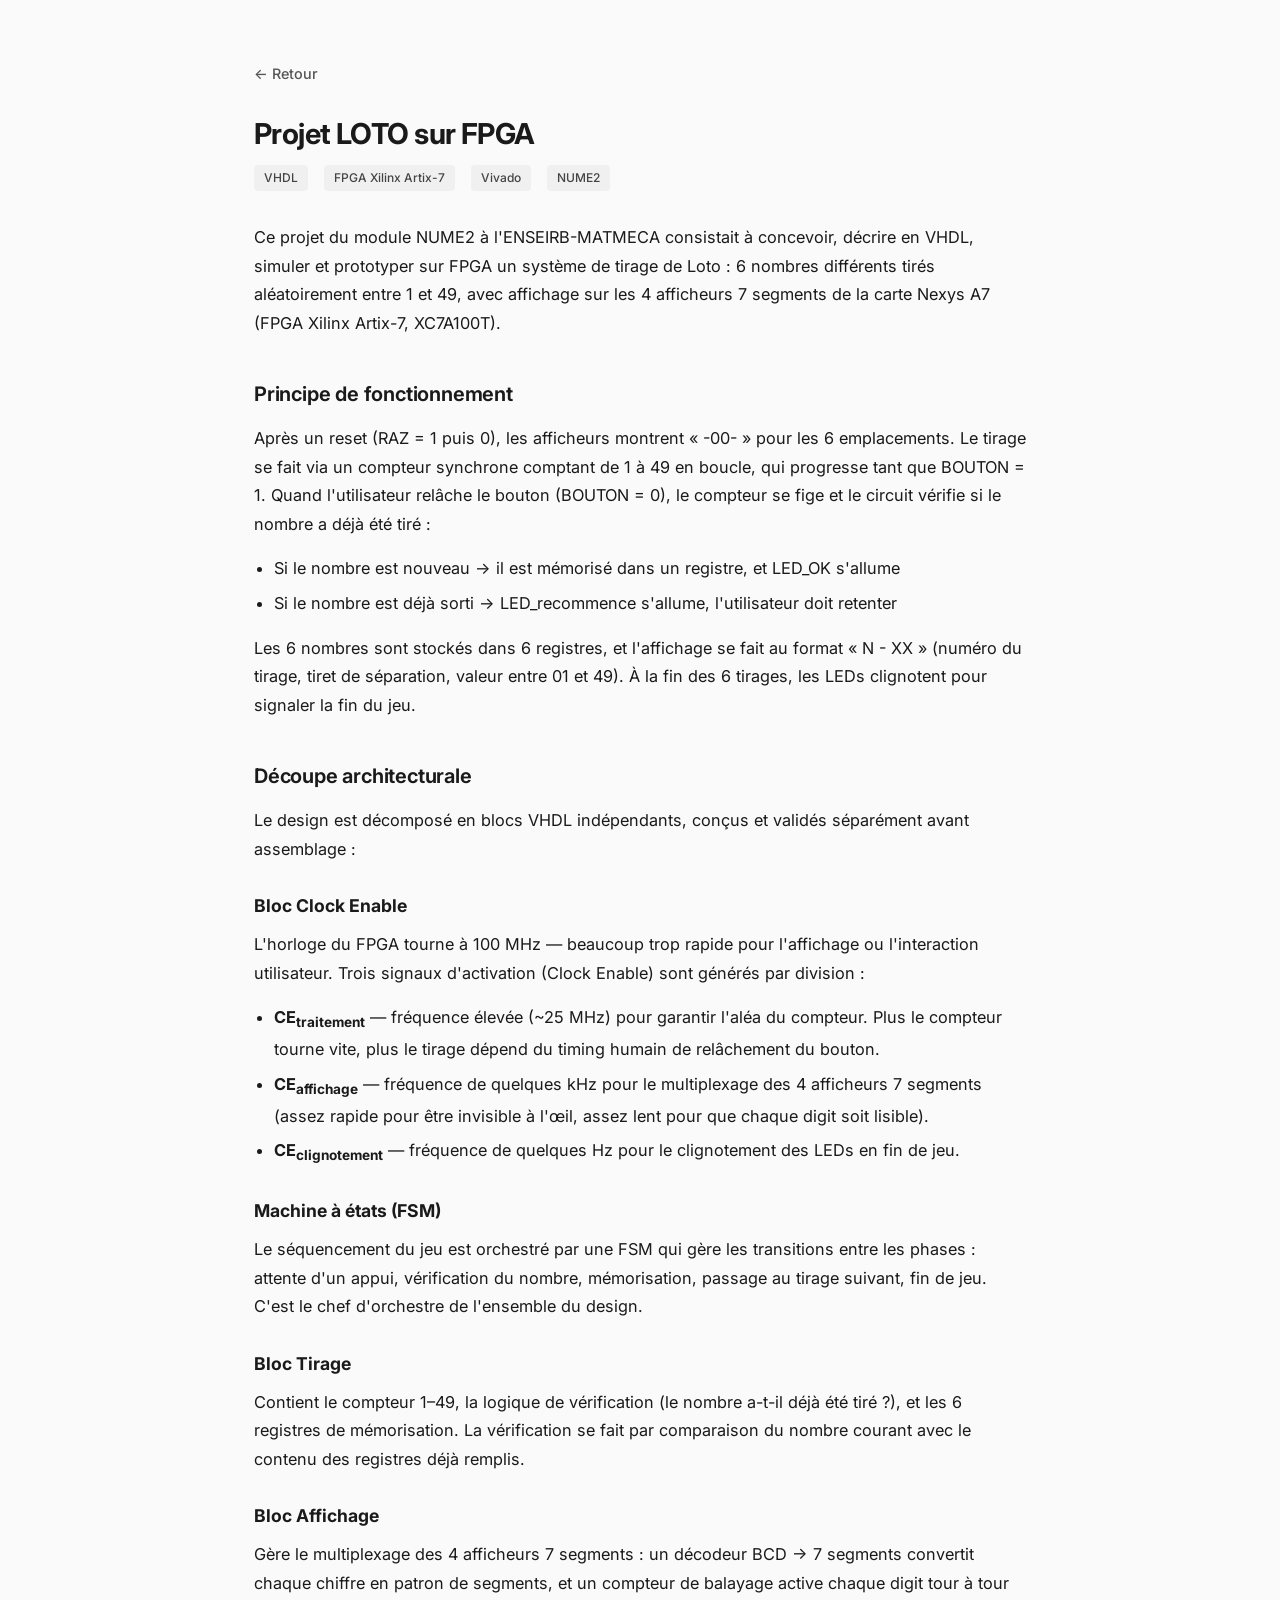
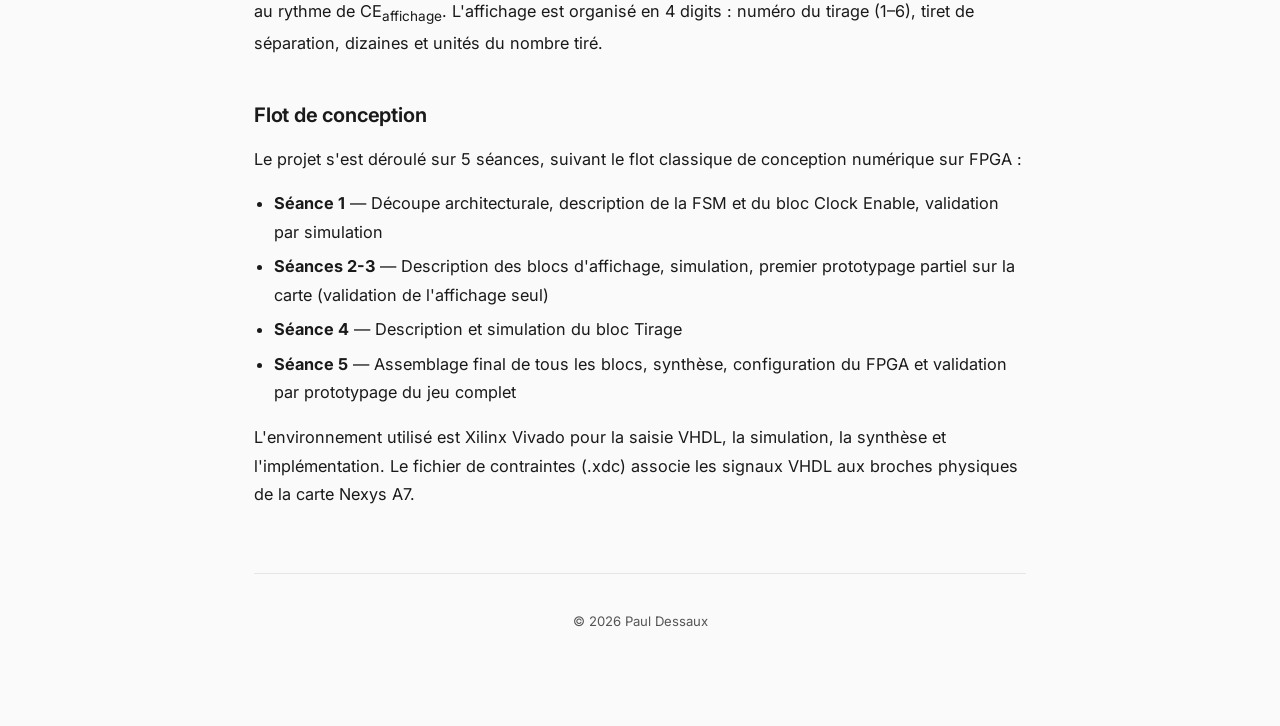
<file: projet-loto-fpga.html>
<!DOCTYPE html>
<html lang="fr">
<head>
  <meta charset="UTF-8">
  <title>Loto FPGA — Paul Dessaux</title>
  <meta name="viewport" content="width=device-width, initial-scale=1">
  <link href="https://fonts.googleapis.com/css2?family=Inter:wght@400;500;600;700&display=swap" rel="stylesheet">
  <style>
/* ── Reset ── */
*, *::before, *::after { box-sizing: border-box; }

:root {
  --bg: #fafafa;
  --text: #1a1a1a;
  --text-secondary: #555;
  --accent: #2563eb;
  --accent-hover: #1d4ed8;
  --border: #e5e5e5;
  --card-bg: #ffffff;
  --card-shadow: 0 1px 3px rgba(0,0,0,.06), 0 1px 2px rgba(0,0,0,.04);
  --card-shadow-hover: 0 4px 12px rgba(0,0,0,.08);
  --tag-bg: #f0f0f0;
  --tag-text: #444;
  --radius: 10px;
}

body {
  margin: 0;
  padding: 0;
  font-family: 'Inter', -apple-system, BlinkMacSystemFont, "Segoe UI", Roboto, Helvetica, Arial, sans-serif;
  line-height: 1.65;
  background-color: var(--bg);
  color: var(--text);
  -webkit-font-smoothing: antialiased;
}

/* ── Layout ── */
.page {
  max-width: 820px;
  margin: 0 auto;
  padding: 60px 24px 80px;
}

/* ── Header ── */
header {
  margin-bottom: 40px;
}

h1 {
  font-size: 2rem;
  font-weight: 700;
  margin: 0 0 4px;
  letter-spacing: -0.02em;
}

header .subtitle {
  color: var(--text-secondary);
  font-size: 1.05rem;
  margin: 0 0 16px;
}

hr {
  border: none;
  border-top: 1px solid var(--border);
  margin: 16px 0 0;
}

/* ── Nav ── */
nav {
  display: flex;
  gap: 24px;
  margin-top: 16px;
  flex-wrap: wrap;
}

nav a {
  color: var(--text-secondary);
  text-decoration: none;
  font-size: 0.9rem;
  font-weight: 500;
  transition: color 0.15s;
  position: relative;
}

nav a:hover {
  color: var(--accent);
}

nav a::after {
  content: '';
  position: absolute;
  bottom: -2px;
  left: 0;
  width: 0;
  height: 1.5px;
  background: var(--accent);
  transition: width 0.2s ease;
}

nav a:hover::after {
  width: 100%;
}

/* ── Sections ── */
section {
  margin-top: 48px;
}

h2 {
  font-size: 1.35rem;
  font-weight: 650;
  margin: 0 0 20px;
  letter-spacing: -0.01em;
}

h2 .section-icon {
  margin-right: 8px;
}

/* ── Intro / Bio ── */
.intro p {
  margin: 0 0 16px;
  color: var(--text);
  font-size: 1.02rem;
}

.intro .bio-links {
  display: flex;
  gap: 16px;
  margin-top: 12px;
  flex-wrap: wrap;
}

.intro .bio-links a {
  color: var(--accent);
  text-decoration: none;
  font-weight: 500;
  font-size: 0.92rem;
  display: inline-flex;
  align-items: center;
  gap: 4px;
  transition: color 0.15s;
}

.intro .bio-links a:hover {
  color: var(--accent-hover);
  text-decoration: underline;
}

/* ── Cards grid ── */
.card-grid {
  display: grid;
  grid-template-columns: repeat(auto-fill, minmax(240px, 1fr));
  gap: 16px;
}

.card {
  background: var(--card-bg);
  border: 1px solid var(--border);
  border-radius: var(--radius);
  padding: 20px;
  text-decoration: none;
  color: var(--text);
  transition: box-shadow 0.2s, transform 0.15s;
  display: flex;
  flex-direction: column;
}

.card:hover {
  box-shadow: var(--card-shadow-hover);
  transform: translateY(-2px);
}

.card h3 {
  font-size: 1.05rem;
  font-weight: 600;
  margin: 0 0 6px;
}

.card p {
  font-size: 0.88rem;
  color: var(--text-secondary);
  margin: 0 0 12px;
  flex: 1;
}

.card .tags {
  display: flex;
  gap: 6px;
  flex-wrap: wrap;
}

.card .tag {
  font-size: 0.72rem;
  background: var(--tag-bg);
  color: var(--tag-text);
  padding: 2px 8px;
  border-radius: 4px;
  font-weight: 500;
}

/* ── Simple list (posts) ── */
.post-list {
  list-style: none;
  margin: 0;
  padding: 0;
}

.post-list li {
  border-bottom: 1px solid var(--border);
}

.post-list li:last-child {
  border-bottom: none;
}

.post-list a {
  display: flex;
  justify-content: space-between;
  align-items: center;
  padding: 14px 0;
  color: var(--text);
  text-decoration: none;
  transition: color 0.15s;
}

.post-list a:hover {
  color: var(--accent);
}

.post-list .post-title {
  font-weight: 500;
  font-size: 0.98rem;
}

.post-list .post-desc {
  font-size: 0.82rem;
  color: var(--text-secondary);
}

.post-list .arrow {
  color: var(--text-secondary);
  transition: transform 0.15s, color 0.15s;
  flex-shrink: 0;
  margin-left: 12px;
}

.post-list a:hover .arrow {
  transform: translateX(3px);
  color: var(--accent);
}

/* ── Fun project banner ── */
.fun-banner {
  background: linear-gradient(135deg, #0f172a 0%, #1e293b 100%);
  border-radius: var(--radius);
  padding: 24px;
  color: #fff;
  text-decoration: none;
  display: flex;
  align-items: center;
  gap: 16px;
  transition: transform 0.15s, box-shadow 0.2s;
  margin-top: 16px;
}

.fun-banner:hover {
  transform: translateY(-2px);
  box-shadow: 0 8px 24px rgba(0,0,0,.2);
}

.fun-banner .banner-icon {
  font-size: 2rem;
  flex-shrink: 0;
}

.fun-banner h3 {
  font-size: 1.1rem;
  margin: 0 0 4px;
  font-weight: 600;
}

.fun-banner p {
  font-size: 0.85rem;
  color: #94a3b8;
  margin: 0;
}

/* ── Links ── */
a {
  color: var(--accent);
  text-decoration: underline;
  text-decoration-color: transparent;
  transition: text-decoration-color 0.15s;
}

a:hover {
  text-decoration-color: var(--accent);
}

/* ── Footer ── */
footer {
  margin-top: 64px;
  padding-top: 24px;
  border-top: 1px solid var(--border);
  color: var(--text-secondary);
  font-size: 0.82rem;
  text-align: center;
}

/* ── Responsive ── */
@media (max-width: 600px) {
  .page {
    padding: 32px 16px 60px;
  }
  h1 { font-size: 1.6rem; }
  h2 { font-size: 1.2rem; }
  .card-grid {
    grid-template-columns: 1fr;
  }
  nav { gap: 16px; }
}

/* ── Sub-page styles ── */
.subpage .back {
  display: inline-flex;
  align-items: center;
  gap: 6px;
  color: var(--text-secondary);
  text-decoration: none;
  font-size: 0.9rem;
  font-weight: 500;
  margin-bottom: 24px;
  transition: color 0.15s;
}

.subpage .back:hover {
  color: var(--accent);
}

.subpage h1 {
  font-size: 1.8rem;
  margin-bottom: 8px;
}

.subpage .meta {
  color: var(--text-secondary);
  font-size: 0.88rem;
  margin-bottom: 32px;
  display: flex;
  gap: 16px;
  flex-wrap: wrap;
}

.subpage .meta .tag {
  font-size: 0.75rem;
  background: var(--tag-bg);
  color: var(--tag-text);
  padding: 3px 10px;
  border-radius: 4px;
  font-weight: 500;
}

.subpage .content {
  font-size: 1.02rem;
  line-height: 1.75;
}

.subpage .content h2 {
  font-size: 1.25rem;
  margin-top: 40px;
  margin-bottom: 12px;
}

.subpage .content h3 {
  font-size: 1.1rem;
  margin-top: 28px;
  margin-bottom: 8px;
}

.subpage .content p {
  margin: 0 0 16px;
}

.subpage .content ul {
  margin: 0 0 16px 20px;
  padding: 0;
}

.subpage .content li {
  margin-bottom: 6px;
}

.subpage .content code {
  background: var(--tag-bg);
  padding: 2px 6px;
  border-radius: 4px;
  font-size: 0.9em;
  font-family: 'SF Mono', 'Fira Code', 'Consolas', monospace;
}

.subpage .content pre {
  background: #1e1e1e;
  color: #d4d4d4;
  padding: 16px 20px;
  border-radius: var(--radius);
  overflow-x: auto;
  font-size: 0.85rem;
  line-height: 1.5;
  margin: 0 0 20px;
}

.subpage .content pre code {
  background: none;
  padding: 0;
  color: inherit;
}

.subpage .content .info-box {
  background: #eff6ff;
  border-left: 3px solid var(--accent);
  padding: 14px 18px;
  border-radius: 0 var(--radius) var(--radius) 0;
  margin: 0 0 20px;
  font-size: 0.92rem;
  color: #1e40af;
}

.subpage .content .placeholder-img {
  background: var(--tag-bg);
  border: 1px dashed var(--border);
  border-radius: var(--radius);
  padding: 40px;
  text-align: center;
  color: var(--text-secondary);
  font-size: 0.88rem;
  margin: 0 0 20px;
}
</style>
</head>
<body>
  <div class="page subpage">
    <a href="index.html" class="back">← Retour</a>
    <h1>Projet LOTO sur FPGA</h1>
    <div class="meta">
      <span class="tag">VHDL</span>
      <span class="tag">FPGA Xilinx Artix-7</span>
      <span class="tag">Vivado</span>
      <span class="tag">NUME2</span>
    </div>

    <div class="content">
      <p>
        Ce projet du module NUME2 à l'ENSEIRB-MATMECA consistait à concevoir, décrire en VHDL, simuler et prototyper sur FPGA un système de tirage de Loto : 6 nombres différents tirés aléatoirement entre 1 et 49, avec affichage sur les 4 afficheurs 7 segments de la carte Nexys A7 (FPGA Xilinx Artix-7, XC7A100T).
      </p>

      <h2>Principe de fonctionnement</h2>
      <p>
        Après un reset (RAZ = 1 puis 0), les afficheurs montrent « -00- » pour les 6 emplacements. Le tirage se fait via un compteur synchrone comptant de 1 à 49 en boucle, qui progresse tant que BOUTON = 1. Quand l'utilisateur relâche le bouton (BOUTON = 0), le compteur se fige et le circuit vérifie si le nombre a déjà été tiré :
      </p>
      <ul>
        <li>Si le nombre est nouveau → il est mémorisé dans un registre, et LED_OK s'allume</li>
        <li>Si le nombre est déjà sorti → LED_recommence s'allume, l'utilisateur doit retenter</li>
      </ul>
      <p>
        Les 6 nombres sont stockés dans 6 registres, et l'affichage se fait au format « N - XX » (numéro du tirage, tiret de séparation, valeur entre 01 et 49). À la fin des 6 tirages, les LEDs clignotent pour signaler la fin du jeu.
      </p>

      <h2>Découpe architecturale</h2>
      <p>
        Le design est décomposé en blocs VHDL indépendants, conçus et validés séparément avant assemblage :
      </p>

      <h3>Bloc Clock Enable</h3>
      <p>
        L'horloge du FPGA tourne à 100 MHz — beaucoup trop rapide pour l'affichage ou l'interaction utilisateur. Trois signaux d'activation (Clock Enable) sont générés par division :
      </p>
      <ul>
        <li><strong>CE<sub>traitement</sub></strong> — fréquence élevée (~25 MHz) pour garantir l'aléa du compteur. Plus le compteur tourne vite, plus le tirage dépend du timing humain de relâchement du bouton.</li>
        <li><strong>CE<sub>affichage</sub></strong> — fréquence de quelques kHz pour le multiplexage des 4 afficheurs 7 segments (assez rapide pour être invisible à l'œil, assez lent pour que chaque digit soit lisible).</li>
        <li><strong>CE<sub>clignotement</sub></strong> — fréquence de quelques Hz pour le clignotement des LEDs en fin de jeu.</li>
      </ul>

      <h3>Machine à états (FSM)</h3>
      <p>
        Le séquencement du jeu est orchestré par une FSM qui gère les transitions entre les phases : attente d'un appui, vérification du nombre, mémorisation, passage au tirage suivant, fin de jeu. C'est le chef d'orchestre de l'ensemble du design.
      </p>

      <h3>Bloc Tirage</h3>
      <p>
        Contient le compteur 1–49, la logique de vérification (le nombre a-t-il déjà été tiré ?), et les 6 registres de mémorisation. La vérification se fait par comparaison du nombre courant avec le contenu des registres déjà remplis.
      </p>

      <h3>Bloc Affichage</h3>
      <p>
        Gère le multiplexage des 4 afficheurs 7 segments : un décodeur BCD → 7 segments convertit chaque chiffre en patron de segments, et un compteur de balayage active chaque digit tour à tour au rythme de CE<sub>affichage</sub>. L'affichage est organisé en 4 digits : numéro du tirage (1–6), tiret de séparation, dizaines et unités du nombre tiré.
      </p>

      <h2>Flot de conception</h2>
      <p>
        Le projet s'est déroulé sur 5 séances, suivant le flot classique de conception numérique sur FPGA :
      </p>
      <ul>
        <li><strong>Séance 1</strong> — Découpe architecturale, description de la FSM et du bloc Clock Enable, validation par simulation</li>
        <li><strong>Séances 2-3</strong> — Description des blocs d'affichage, simulation, premier prototypage partiel sur la carte (validation de l'affichage seul)</li>
        <li><strong>Séance 4</strong> — Description et simulation du bloc Tirage</li>
        <li><strong>Séance 5</strong> — Assemblage final de tous les blocs, synthèse, configuration du FPGA et validation par prototypage du jeu complet</li>
      </ul>
      <p>
        L'environnement utilisé est Xilinx Vivado pour la saisie VHDL, la simulation, la synthèse et l'implémentation. Le fichier de contraintes (.xdc) associe les signaux VHDL aux broches physiques de la carte Nexys A7.
      </p>

    </div>

    <footer>
      <p>© 2026 Paul Dessaux</p>
    </footer>
  </div>
</body>
</html>
</file>
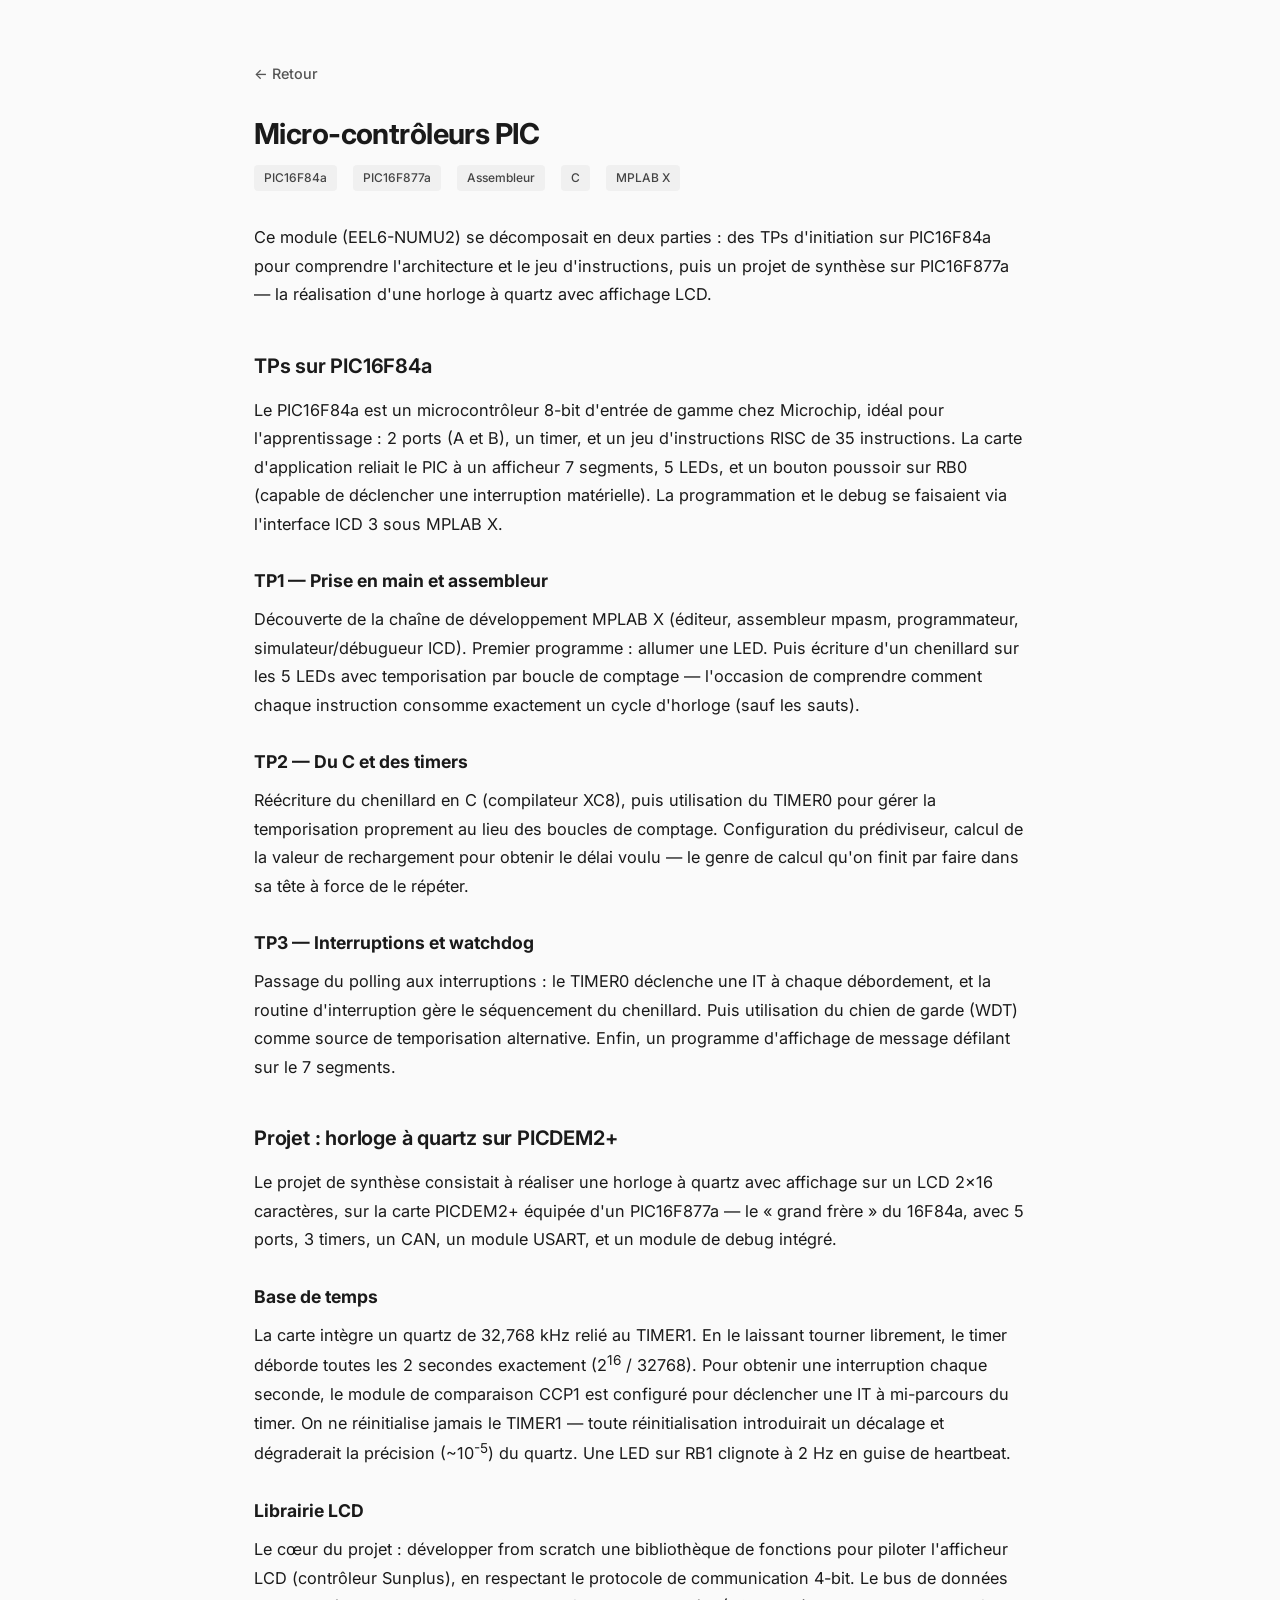
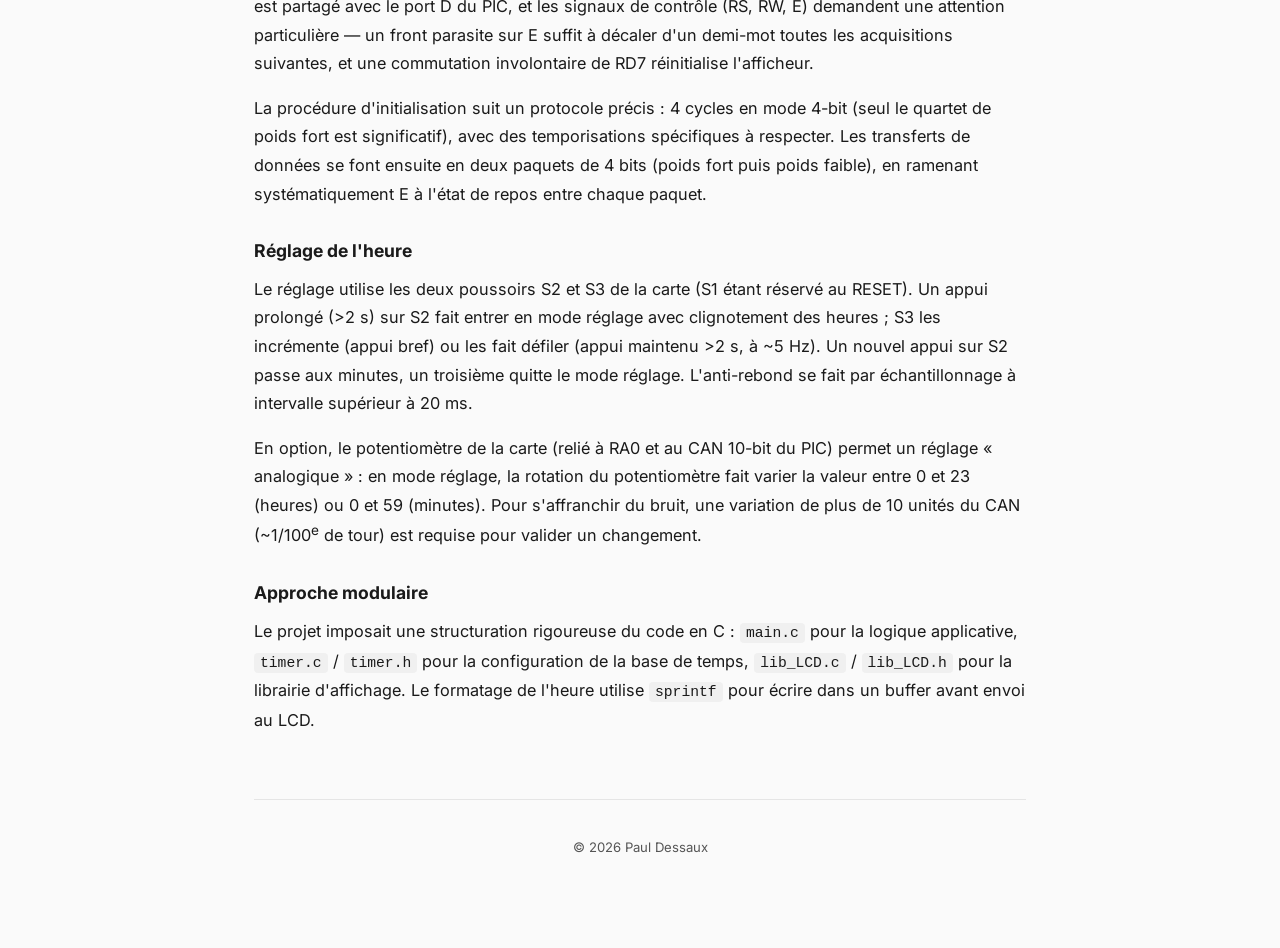
<file: projet-pic.html>
<!DOCTYPE html>
<html lang="fr">
<head>
  <meta charset="UTF-8">
  <title>Micro-contrôleur PIC — Paul Dessaux</title>
  <meta name="viewport" content="width=device-width, initial-scale=1">
  <link href="https://fonts.googleapis.com/css2?family=Inter:wght@400;500;600;700&display=swap" rel="stylesheet">
  <style>
/* ── Reset ── */
*, *::before, *::after { box-sizing: border-box; }

:root {
  --bg: #fafafa;
  --text: #1a1a1a;
  --text-secondary: #555;
  --accent: #2563eb;
  --accent-hover: #1d4ed8;
  --border: #e5e5e5;
  --card-bg: #ffffff;
  --card-shadow: 0 1px 3px rgba(0,0,0,.06), 0 1px 2px rgba(0,0,0,.04);
  --card-shadow-hover: 0 4px 12px rgba(0,0,0,.08);
  --tag-bg: #f0f0f0;
  --tag-text: #444;
  --radius: 10px;
}

body {
  margin: 0;
  padding: 0;
  font-family: 'Inter', -apple-system, BlinkMacSystemFont, "Segoe UI", Roboto, Helvetica, Arial, sans-serif;
  line-height: 1.65;
  background-color: var(--bg);
  color: var(--text);
  -webkit-font-smoothing: antialiased;
}

/* ── Layout ── */
.page {
  max-width: 820px;
  margin: 0 auto;
  padding: 60px 24px 80px;
}

/* ── Header ── */
header {
  margin-bottom: 40px;
}

h1 {
  font-size: 2rem;
  font-weight: 700;
  margin: 0 0 4px;
  letter-spacing: -0.02em;
}

header .subtitle {
  color: var(--text-secondary);
  font-size: 1.05rem;
  margin: 0 0 16px;
}

hr {
  border: none;
  border-top: 1px solid var(--border);
  margin: 16px 0 0;
}

/* ── Nav ── */
nav {
  display: flex;
  gap: 24px;
  margin-top: 16px;
  flex-wrap: wrap;
}

nav a {
  color: var(--text-secondary);
  text-decoration: none;
  font-size: 0.9rem;
  font-weight: 500;
  transition: color 0.15s;
  position: relative;
}

nav a:hover {
  color: var(--accent);
}

nav a::after {
  content: '';
  position: absolute;
  bottom: -2px;
  left: 0;
  width: 0;
  height: 1.5px;
  background: var(--accent);
  transition: width 0.2s ease;
}

nav a:hover::after {
  width: 100%;
}

/* ── Sections ── */
section {
  margin-top: 48px;
}

h2 {
  font-size: 1.35rem;
  font-weight: 650;
  margin: 0 0 20px;
  letter-spacing: -0.01em;
}

h2 .section-icon {
  margin-right: 8px;
}

/* ── Intro / Bio ── */
.intro p {
  margin: 0 0 16px;
  color: var(--text);
  font-size: 1.02rem;
}

.intro .bio-links {
  display: flex;
  gap: 16px;
  margin-top: 12px;
  flex-wrap: wrap;
}

.intro .bio-links a {
  color: var(--accent);
  text-decoration: none;
  font-weight: 500;
  font-size: 0.92rem;
  display: inline-flex;
  align-items: center;
  gap: 4px;
  transition: color 0.15s;
}

.intro .bio-links a:hover {
  color: var(--accent-hover);
  text-decoration: underline;
}

/* ── Cards grid ── */
.card-grid {
  display: grid;
  grid-template-columns: repeat(auto-fill, minmax(240px, 1fr));
  gap: 16px;
}

.card {
  background: var(--card-bg);
  border: 1px solid var(--border);
  border-radius: var(--radius);
  padding: 20px;
  text-decoration: none;
  color: var(--text);
  transition: box-shadow 0.2s, transform 0.15s;
  display: flex;
  flex-direction: column;
}

.card:hover {
  box-shadow: var(--card-shadow-hover);
  transform: translateY(-2px);
}

.card h3 {
  font-size: 1.05rem;
  font-weight: 600;
  margin: 0 0 6px;
}

.card p {
  font-size: 0.88rem;
  color: var(--text-secondary);
  margin: 0 0 12px;
  flex: 1;
}

.card .tags {
  display: flex;
  gap: 6px;
  flex-wrap: wrap;
}

.card .tag {
  font-size: 0.72rem;
  background: var(--tag-bg);
  color: var(--tag-text);
  padding: 2px 8px;
  border-radius: 4px;
  font-weight: 500;
}

/* ── Simple list (posts) ── */
.post-list {
  list-style: none;
  margin: 0;
  padding: 0;
}

.post-list li {
  border-bottom: 1px solid var(--border);
}

.post-list li:last-child {
  border-bottom: none;
}

.post-list a {
  display: flex;
  justify-content: space-between;
  align-items: center;
  padding: 14px 0;
  color: var(--text);
  text-decoration: none;
  transition: color 0.15s;
}

.post-list a:hover {
  color: var(--accent);
}

.post-list .post-title {
  font-weight: 500;
  font-size: 0.98rem;
}

.post-list .post-desc {
  font-size: 0.82rem;
  color: var(--text-secondary);
}

.post-list .arrow {
  color: var(--text-secondary);
  transition: transform 0.15s, color 0.15s;
  flex-shrink: 0;
  margin-left: 12px;
}

.post-list a:hover .arrow {
  transform: translateX(3px);
  color: var(--accent);
}

/* ── Fun project banner ── */
.fun-banner {
  background: linear-gradient(135deg, #0f172a 0%, #1e293b 100%);
  border-radius: var(--radius);
  padding: 24px;
  color: #fff;
  text-decoration: none;
  display: flex;
  align-items: center;
  gap: 16px;
  transition: transform 0.15s, box-shadow 0.2s;
  margin-top: 16px;
}

.fun-banner:hover {
  transform: translateY(-2px);
  box-shadow: 0 8px 24px rgba(0,0,0,.2);
}

.fun-banner .banner-icon {
  font-size: 2rem;
  flex-shrink: 0;
}

.fun-banner h3 {
  font-size: 1.1rem;
  margin: 0 0 4px;
  font-weight: 600;
}

.fun-banner p {
  font-size: 0.85rem;
  color: #94a3b8;
  margin: 0;
}

/* ── Links ── */
a {
  color: var(--accent);
  text-decoration: underline;
  text-decoration-color: transparent;
  transition: text-decoration-color 0.15s;
}

a:hover {
  text-decoration-color: var(--accent);
}

/* ── Footer ── */
footer {
  margin-top: 64px;
  padding-top: 24px;
  border-top: 1px solid var(--border);
  color: var(--text-secondary);
  font-size: 0.82rem;
  text-align: center;
}

/* ── Responsive ── */
@media (max-width: 600px) {
  .page {
    padding: 32px 16px 60px;
  }
  h1 { font-size: 1.6rem; }
  h2 { font-size: 1.2rem; }
  .card-grid {
    grid-template-columns: 1fr;
  }
  nav { gap: 16px; }
}

/* ── Sub-page styles ── */
.subpage .back {
  display: inline-flex;
  align-items: center;
  gap: 6px;
  color: var(--text-secondary);
  text-decoration: none;
  font-size: 0.9rem;
  font-weight: 500;
  margin-bottom: 24px;
  transition: color 0.15s;
}

.subpage .back:hover {
  color: var(--accent);
}

.subpage h1 {
  font-size: 1.8rem;
  margin-bottom: 8px;
}

.subpage .meta {
  color: var(--text-secondary);
  font-size: 0.88rem;
  margin-bottom: 32px;
  display: flex;
  gap: 16px;
  flex-wrap: wrap;
}

.subpage .meta .tag {
  font-size: 0.75rem;
  background: var(--tag-bg);
  color: var(--tag-text);
  padding: 3px 10px;
  border-radius: 4px;
  font-weight: 500;
}

.subpage .content {
  font-size: 1.02rem;
  line-height: 1.75;
}

.subpage .content h2 {
  font-size: 1.25rem;
  margin-top: 40px;
  margin-bottom: 12px;
}

.subpage .content h3 {
  font-size: 1.1rem;
  margin-top: 28px;
  margin-bottom: 8px;
}

.subpage .content p {
  margin: 0 0 16px;
}

.subpage .content ul {
  margin: 0 0 16px 20px;
  padding: 0;
}

.subpage .content li {
  margin-bottom: 6px;
}

.subpage .content code {
  background: var(--tag-bg);
  padding: 2px 6px;
  border-radius: 4px;
  font-size: 0.9em;
  font-family: 'SF Mono', 'Fira Code', 'Consolas', monospace;
}

.subpage .content pre {
  background: #1e1e1e;
  color: #d4d4d4;
  padding: 16px 20px;
  border-radius: var(--radius);
  overflow-x: auto;
  font-size: 0.85rem;
  line-height: 1.5;
  margin: 0 0 20px;
}

.subpage .content pre code {
  background: none;
  padding: 0;
  color: inherit;
}

.subpage .content .info-box {
  background: #eff6ff;
  border-left: 3px solid var(--accent);
  padding: 14px 18px;
  border-radius: 0 var(--radius) var(--radius) 0;
  margin: 0 0 20px;
  font-size: 0.92rem;
  color: #1e40af;
}

.subpage .content .placeholder-img {
  background: var(--tag-bg);
  border: 1px dashed var(--border);
  border-radius: var(--radius);
  padding: 40px;
  text-align: center;
  color: var(--text-secondary);
  font-size: 0.88rem;
  margin: 0 0 20px;
}
</style>
</head>
<body>
  <div class="page subpage">
    <a href="index.html" class="back">← Retour</a>
    <h1>Micro-contrôleurs PIC</h1>
    <div class="meta">
      <span class="tag">PIC16F84a</span>
      <span class="tag">PIC16F877a</span>
      <span class="tag">Assembleur</span>
      <span class="tag">C</span>
      <span class="tag">MPLAB X</span>
    </div>

    <div class="content">
      <p>
        Ce module (EEL6-NUMU2) se décomposait en deux parties : des TPs d'initiation sur PIC16F84a pour comprendre l'architecture et le jeu d'instructions, puis un projet de synthèse sur PIC16F877a — la réalisation d'une horloge à quartz avec affichage LCD.
      </p>

      <h2>TPs sur PIC16F84a</h2>
      <p>
        Le PIC16F84a est un microcontrôleur 8-bit d'entrée de gamme chez Microchip, idéal pour l'apprentissage : 2 ports (A et B), un timer, et un jeu d'instructions RISC de 35 instructions. La carte d'application reliait le PIC à un afficheur 7 segments, 5 LEDs, et un bouton poussoir sur RB0 (capable de déclencher une interruption matérielle). La programmation et le debug se faisaient via l'interface ICD 3 sous MPLAB X.
      </p>

      <h3>TP1 — Prise en main et assembleur</h3>
      <p>
        Découverte de la chaîne de développement MPLAB X (éditeur, assembleur mpasm, programmateur, simulateur/débugueur ICD). Premier programme : allumer une LED. Puis écriture d'un chenillard sur les 5 LEDs avec temporisation par boucle de comptage — l'occasion de comprendre comment chaque instruction consomme exactement un cycle d'horloge (sauf les sauts).
      </p>

      <h3>TP2 — Du C et des timers</h3>
      <p>
        Réécriture du chenillard en C (compilateur XC8), puis utilisation du TIMER0 pour gérer la temporisation proprement au lieu des boucles de comptage. Configuration du prédiviseur, calcul de la valeur de rechargement pour obtenir le délai voulu — le genre de calcul qu'on finit par faire dans sa tête à force de le répéter.
      </p>

      <h3>TP3 — Interruptions et watchdog</h3>
      <p>
        Passage du polling aux interruptions : le TIMER0 déclenche une IT à chaque débordement, et la routine d'interruption gère le séquencement du chenillard. Puis utilisation du chien de garde (WDT) comme source de temporisation alternative. Enfin, un programme d'affichage de message défilant sur le 7 segments.
      </p>

      <h2>Projet : horloge à quartz sur PICDEM2+</h2>
      <p>
        Le projet de synthèse consistait à réaliser une horloge à quartz avec affichage sur un LCD 2×16 caractères, sur la carte PICDEM2+ équipée d'un PIC16F877a — le « grand frère » du 16F84a, avec 5 ports, 3 timers, un CAN, un module USART, et un module de debug intégré.
      </p>

      <h3>Base de temps</h3>
      <p>
        La carte intègre un quartz de 32,768 kHz relié au TIMER1. En le laissant tourner librement, le timer déborde toutes les 2 secondes exactement (2<sup>16</sup> / 32768). Pour obtenir une interruption chaque seconde, le module de comparaison CCP1 est configuré pour déclencher une IT à mi-parcours du timer. On ne réinitialise jamais le TIMER1 — toute réinitialisation introduirait un décalage et dégraderait la précision (~10<sup>-5</sup>) du quartz. Une LED sur RB1 clignote à 2 Hz en guise de heartbeat.
      </p>

      <h3>Librairie LCD</h3>
      <p>
        Le cœur du projet : développer from scratch une bibliothèque de fonctions pour piloter l'afficheur LCD (contrôleur Sunplus), en respectant le protocole de communication 4-bit. Le bus de données est partagé avec le port D du PIC, et les signaux de contrôle (RS, RW, E) demandent une attention particulière — un front parasite sur E suffit à décaler d'un demi-mot toutes les acquisitions suivantes, et une commutation involontaire de RD7 réinitialise l'afficheur.
      </p>
      <p>
        La procédure d'initialisation suit un protocole précis : 4 cycles en mode 4-bit (seul le quartet de poids fort est significatif), avec des temporisations spécifiques à respecter. Les transferts de données se font ensuite en deux paquets de 4 bits (poids fort puis poids faible), en ramenant systématiquement E à l'état de repos entre chaque paquet.
      </p>

      <h3>Réglage de l'heure</h3>
      <p>
        Le réglage utilise les deux poussoirs S2 et S3 de la carte (S1 étant réservé au RESET). Un appui prolongé (>2 s) sur S2 fait entrer en mode réglage avec clignotement des heures ; S3 les incrémente (appui bref) ou les fait défiler (appui maintenu >2 s, à ~5 Hz). Un nouvel appui sur S2 passe aux minutes, un troisième quitte le mode réglage. L'anti-rebond se fait par échantillonnage à intervalle supérieur à 20 ms.
      </p>
      <p>
        En option, le potentiomètre de la carte (relié à RA0 et au CAN 10-bit du PIC) permet un réglage « analogique » : en mode réglage, la rotation du potentiomètre fait varier la valeur entre 0 et 23 (heures) ou 0 et 59 (minutes). Pour s'affranchir du bruit, une variation de plus de 10 unités du CAN (~1/100<sup>e</sup> de tour) est requise pour valider un changement.
      </p>

      <h3>Approche modulaire</h3>
      <p>
        Le projet imposait une structuration rigoureuse du code en C : <code>main.c</code> pour la logique applicative, <code>timer.c</code> / <code>timer.h</code> pour la configuration de la base de temps, <code>lib_LCD.c</code> / <code>lib_LCD.h</code> pour la librairie d'affichage. Le formatage de l'heure utilise <code>sprintf</code> pour écrire dans un buffer avant envoi au LCD.
      </p>

    </div>

    <footer>
      <p>© 2026 Paul Dessaux</p>
    </footer>
  </div>
</body>
</html>
</file>
